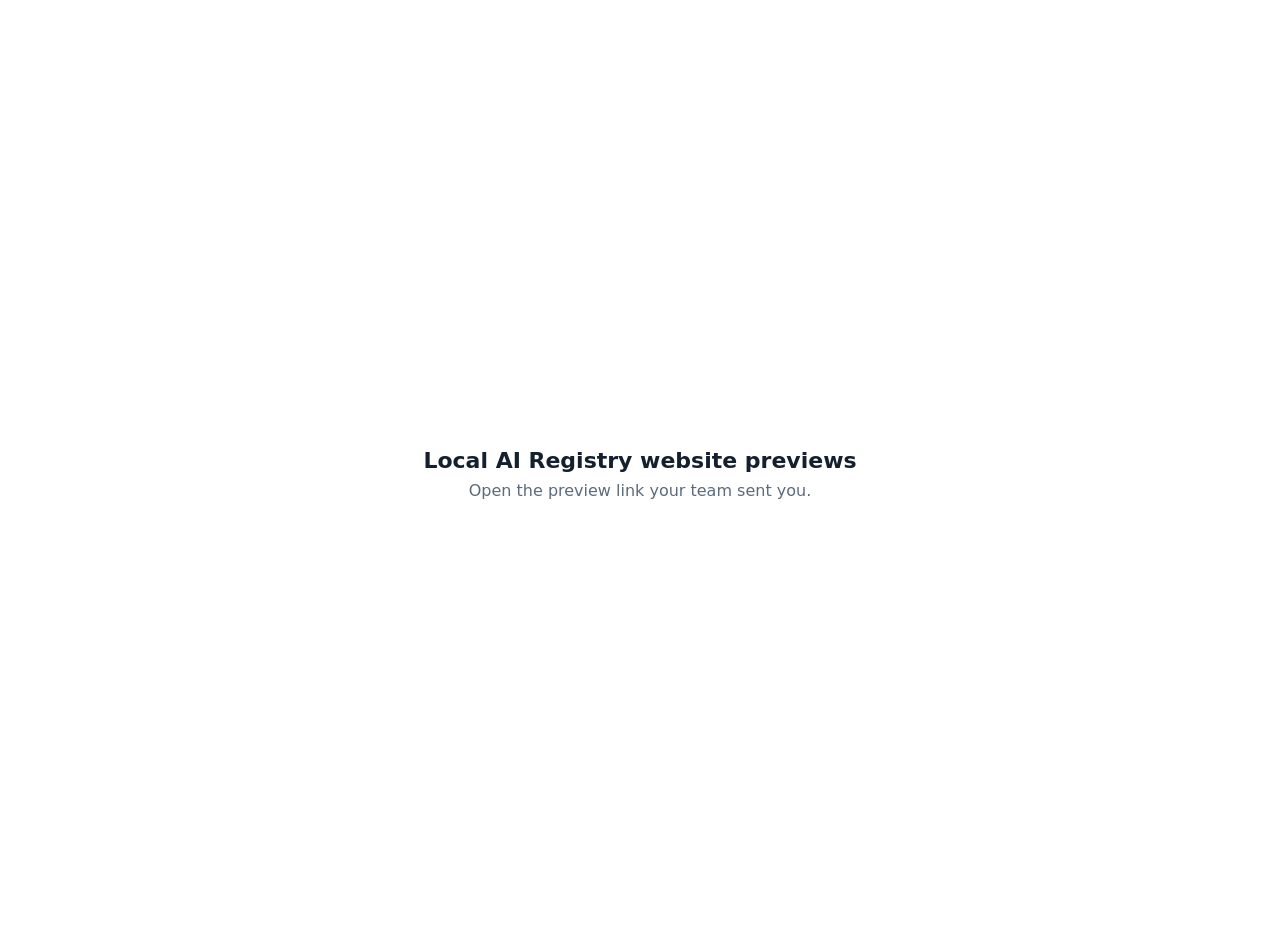
<file: index.html>
<!DOCTYPE html>
<html lang="en">
<head>
<meta charset="utf-8">
<meta name="viewport" content="width=device-width, initial-scale=1">
<meta name="robots" content="noindex, nofollow">
<meta name="color-scheme" content="light">
<title>Previews | Local AI Registry</title>
<style>
body{margin:0;min-height:100vh;display:grid;place-items:center;font-family:system-ui,-apple-system,sans-serif;background:#fff;color:#14202e;text-align:center;padding:24px}
h1{font-size:22px;font-weight:600;margin:0 0 8px;text-wrap:balance}
p{margin:0;color:#5b6b7c;text-wrap:pretty}
</style>
</head>
<body>
<main>
<h1>Local AI Registry website previews</h1>
<p>Open the preview link your team sent&nbsp;you.</p>
</main>
</body>
</html>
</file>
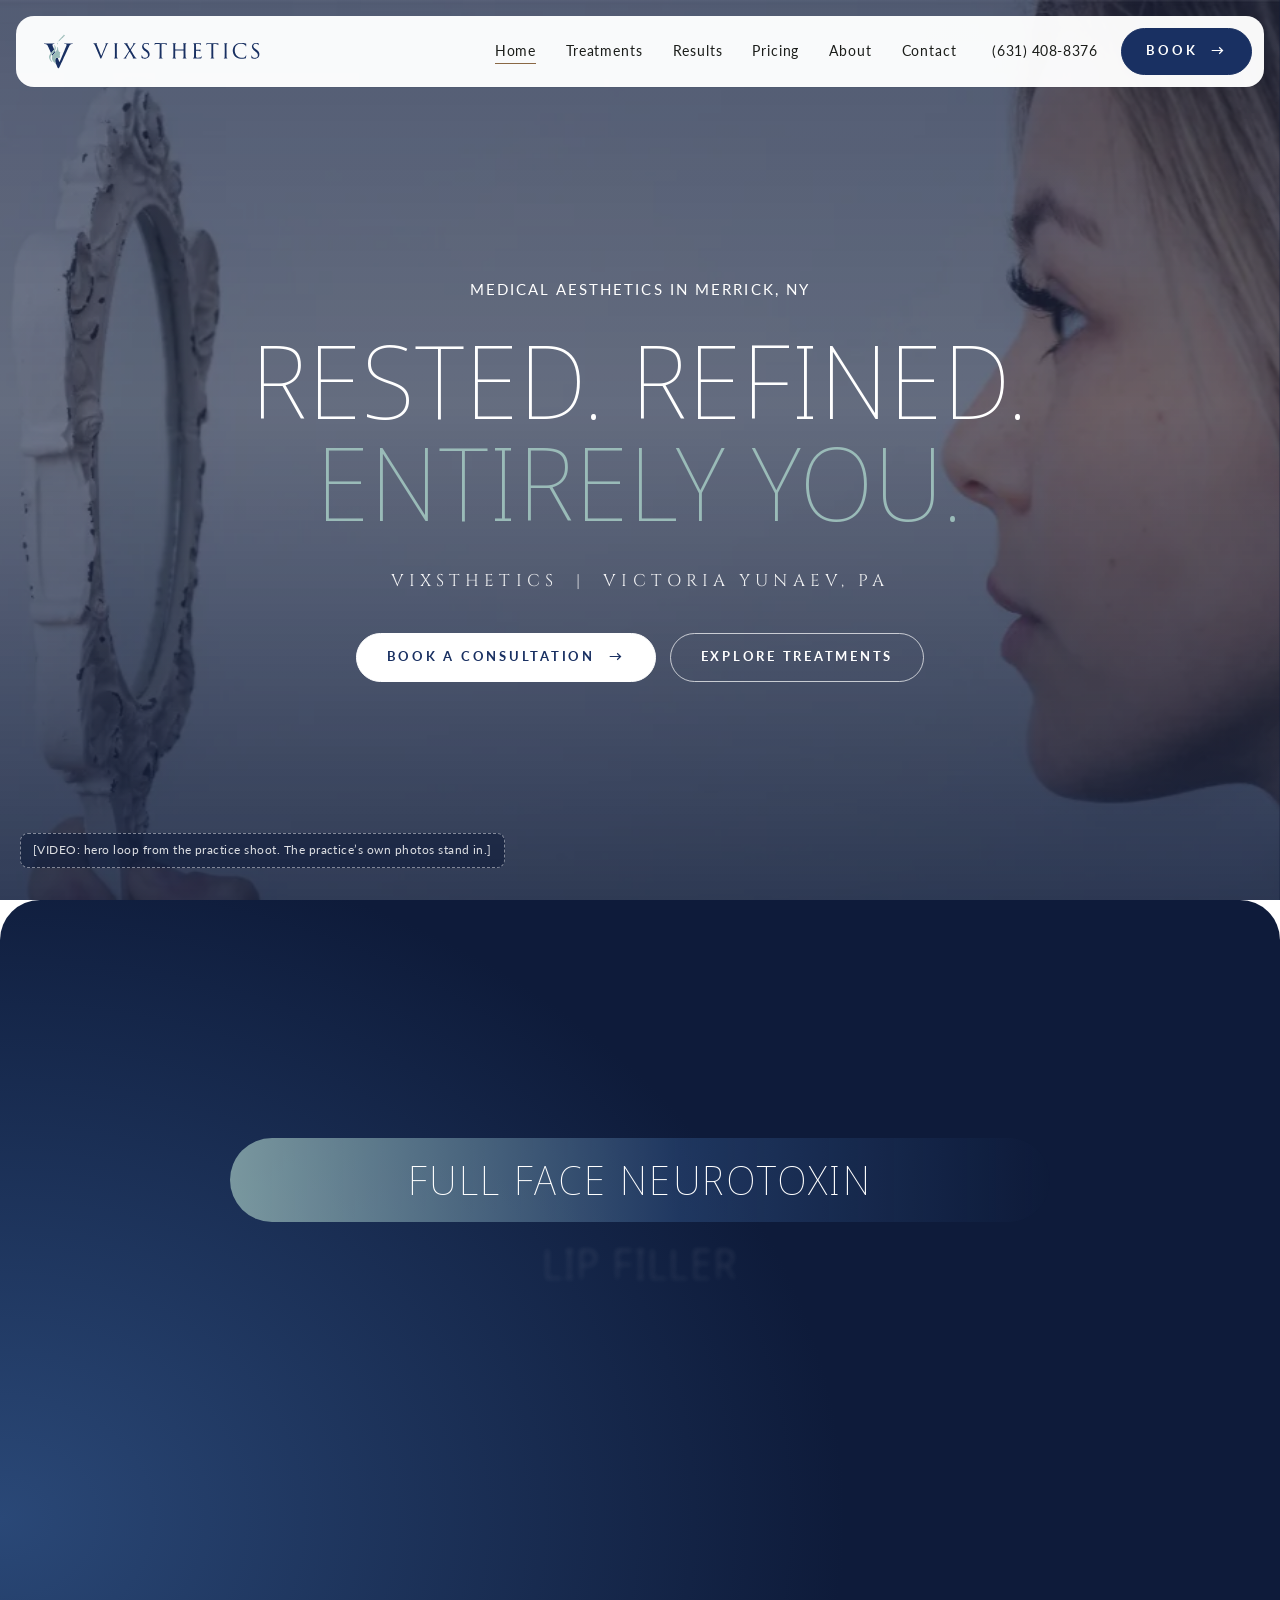
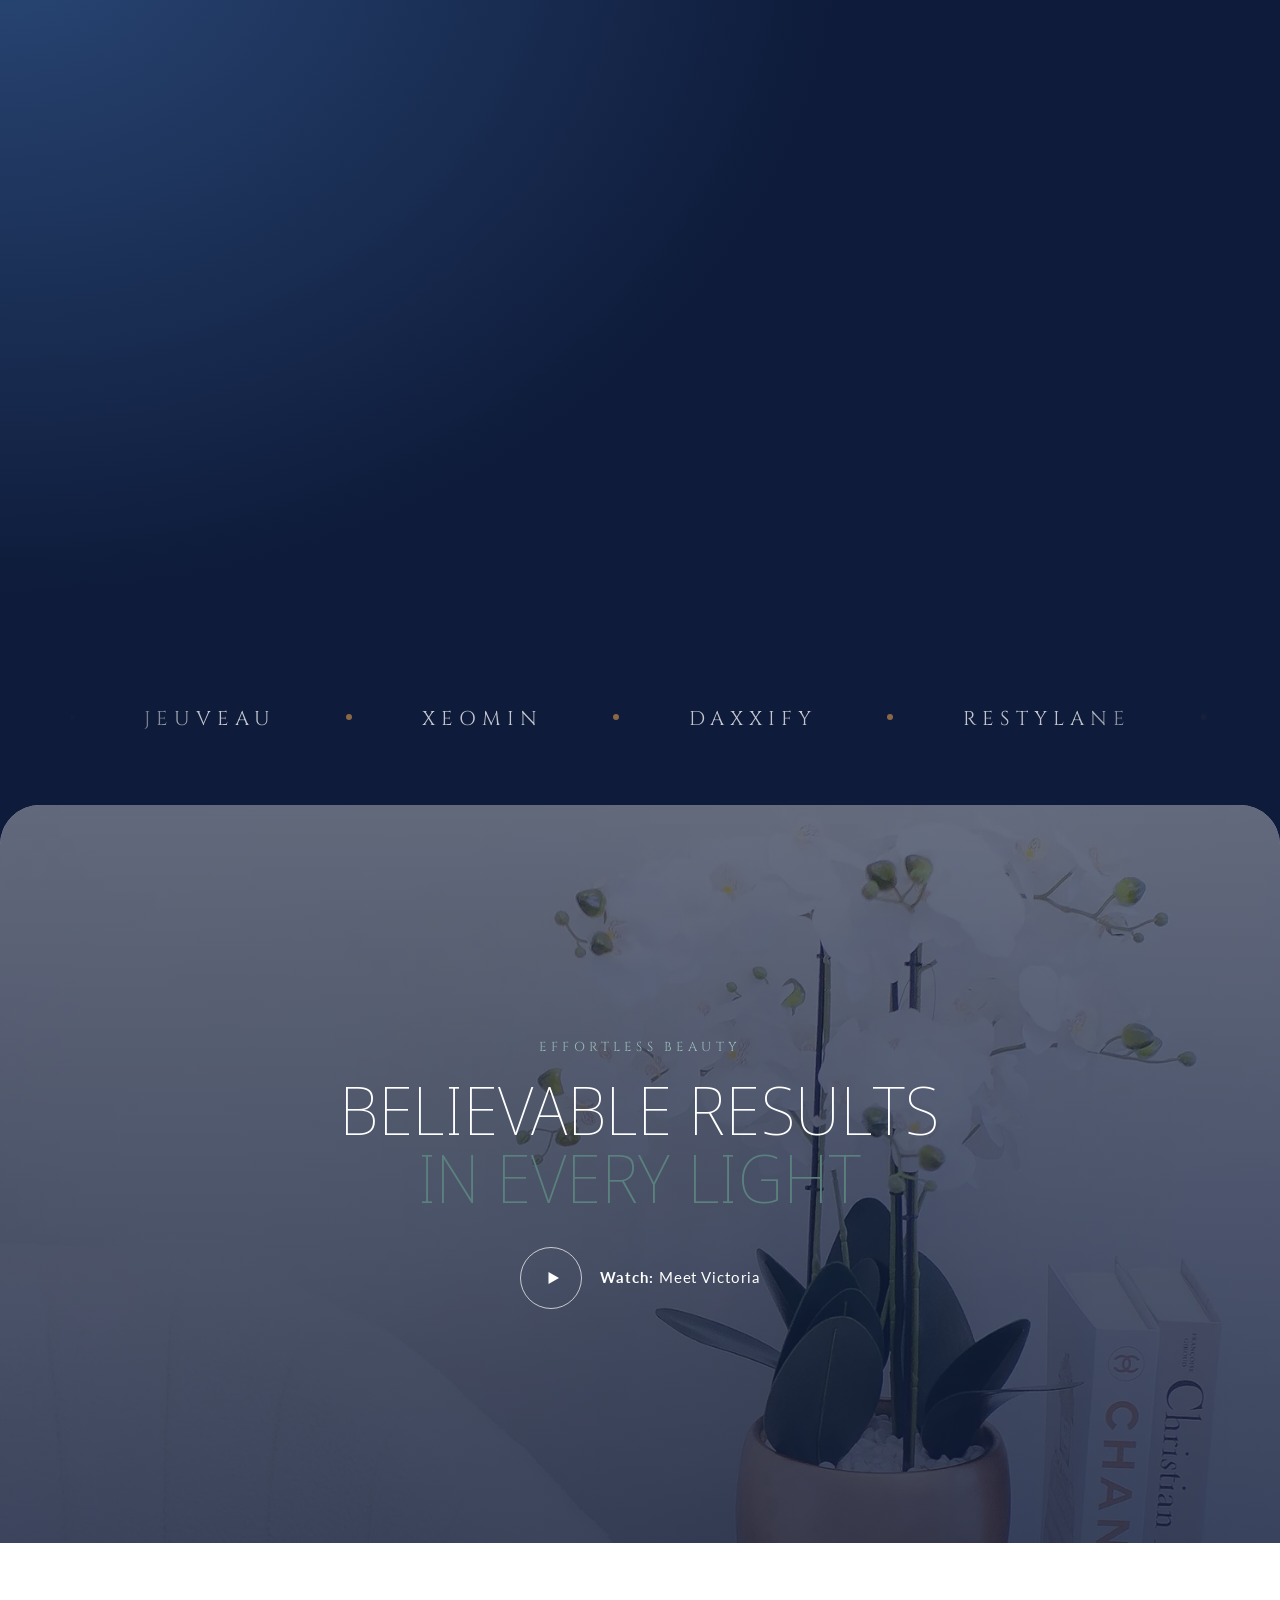
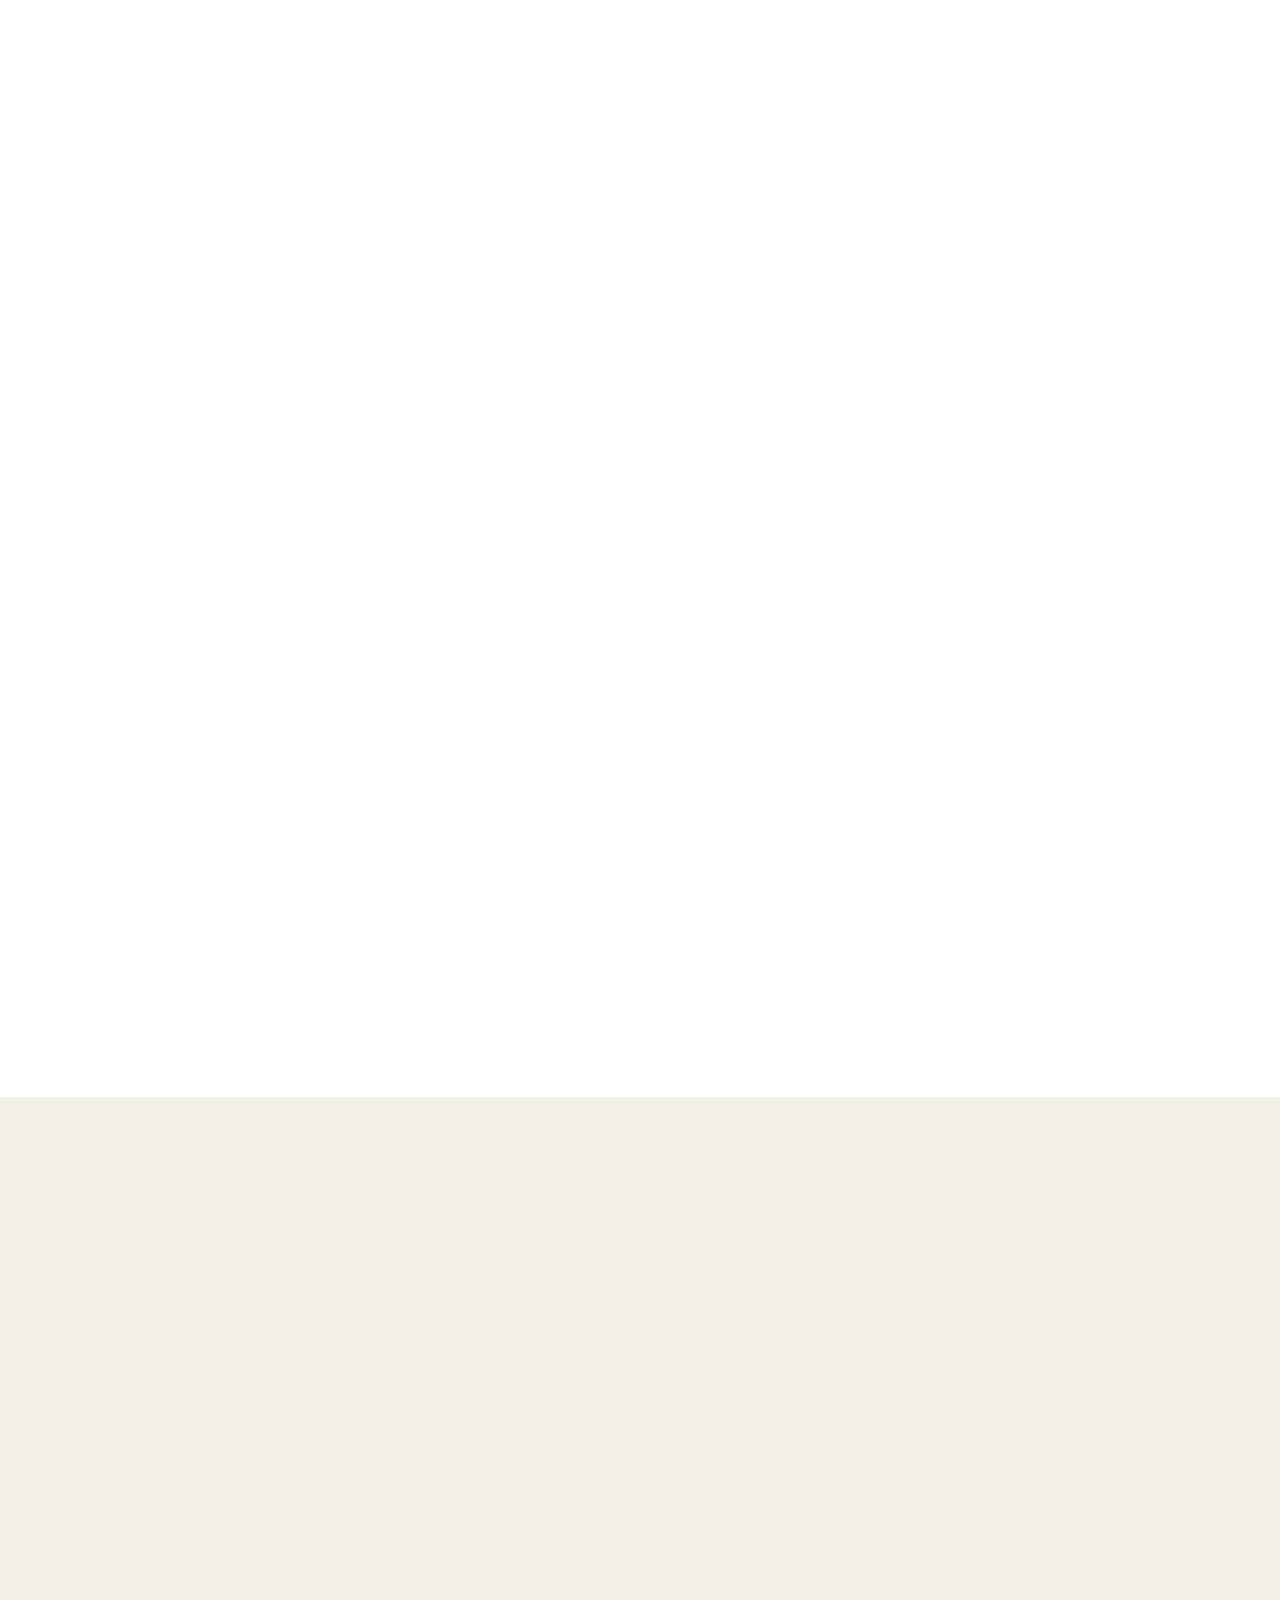
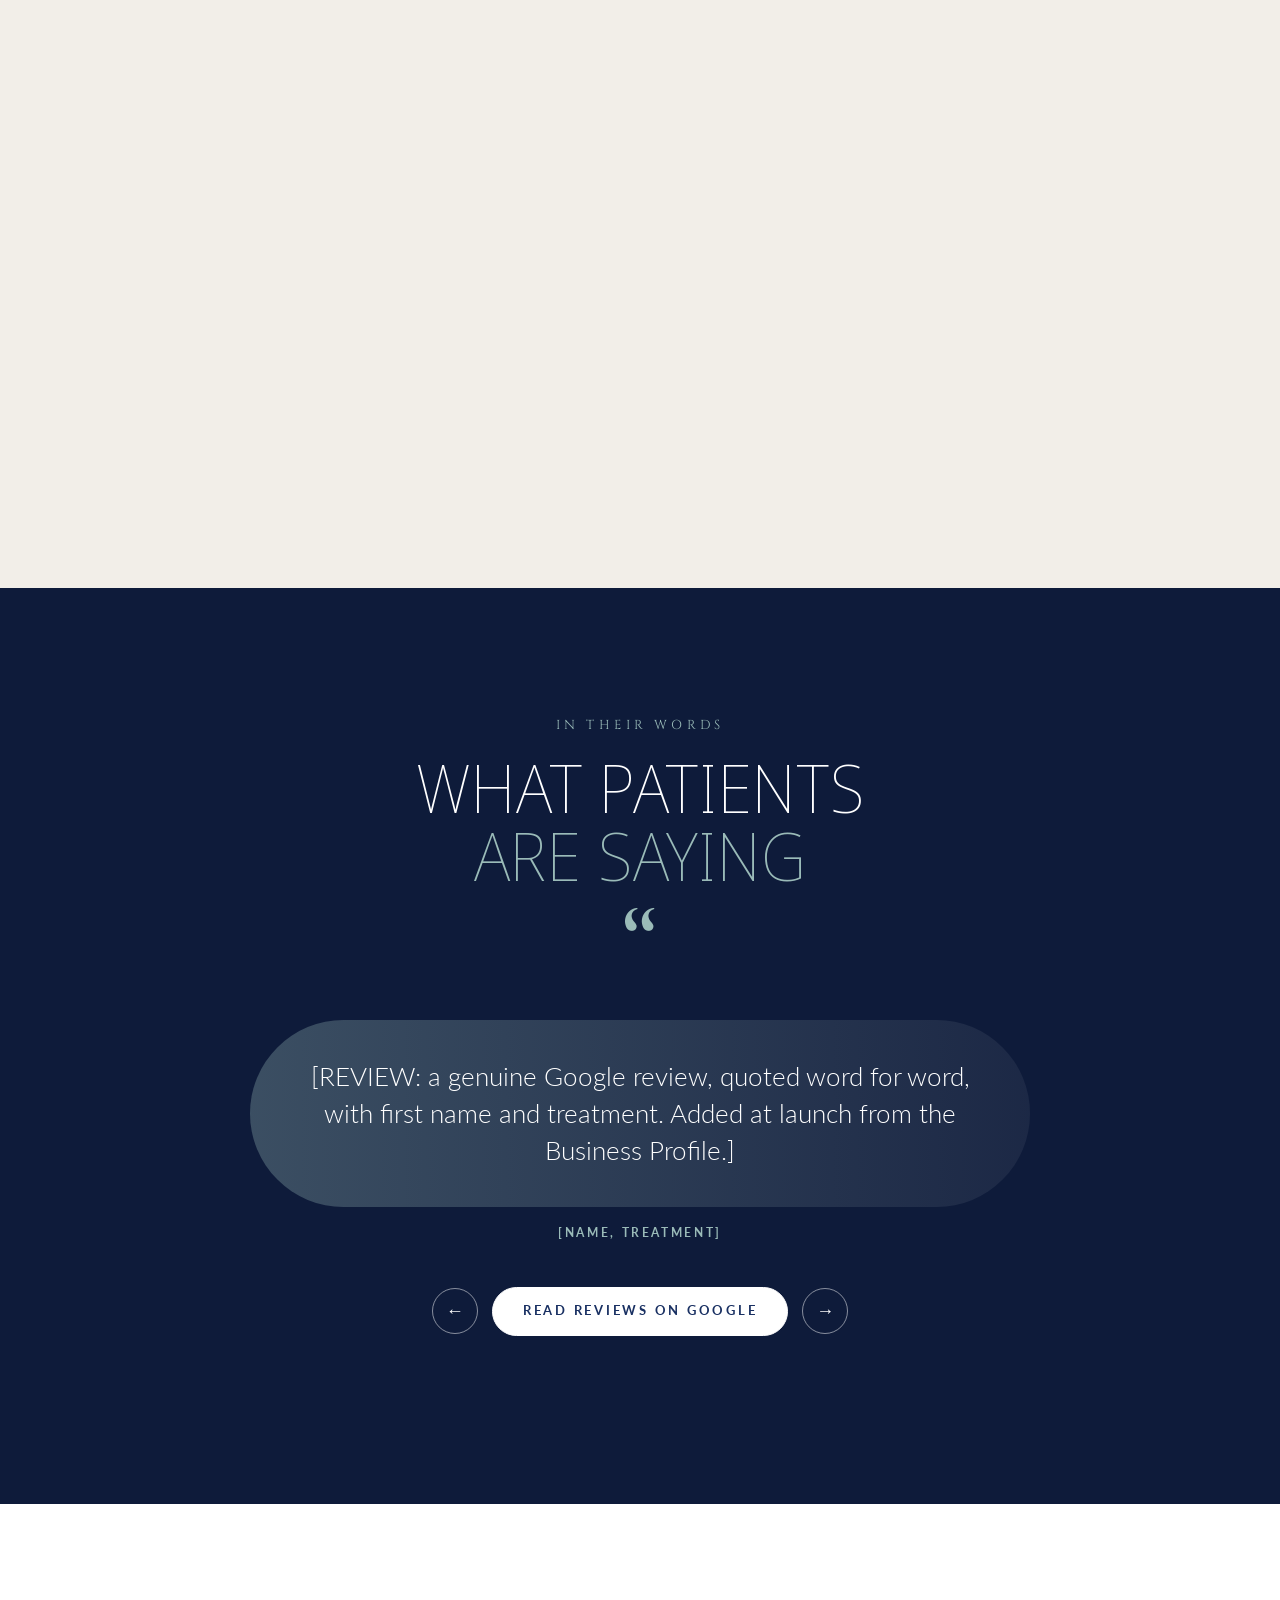
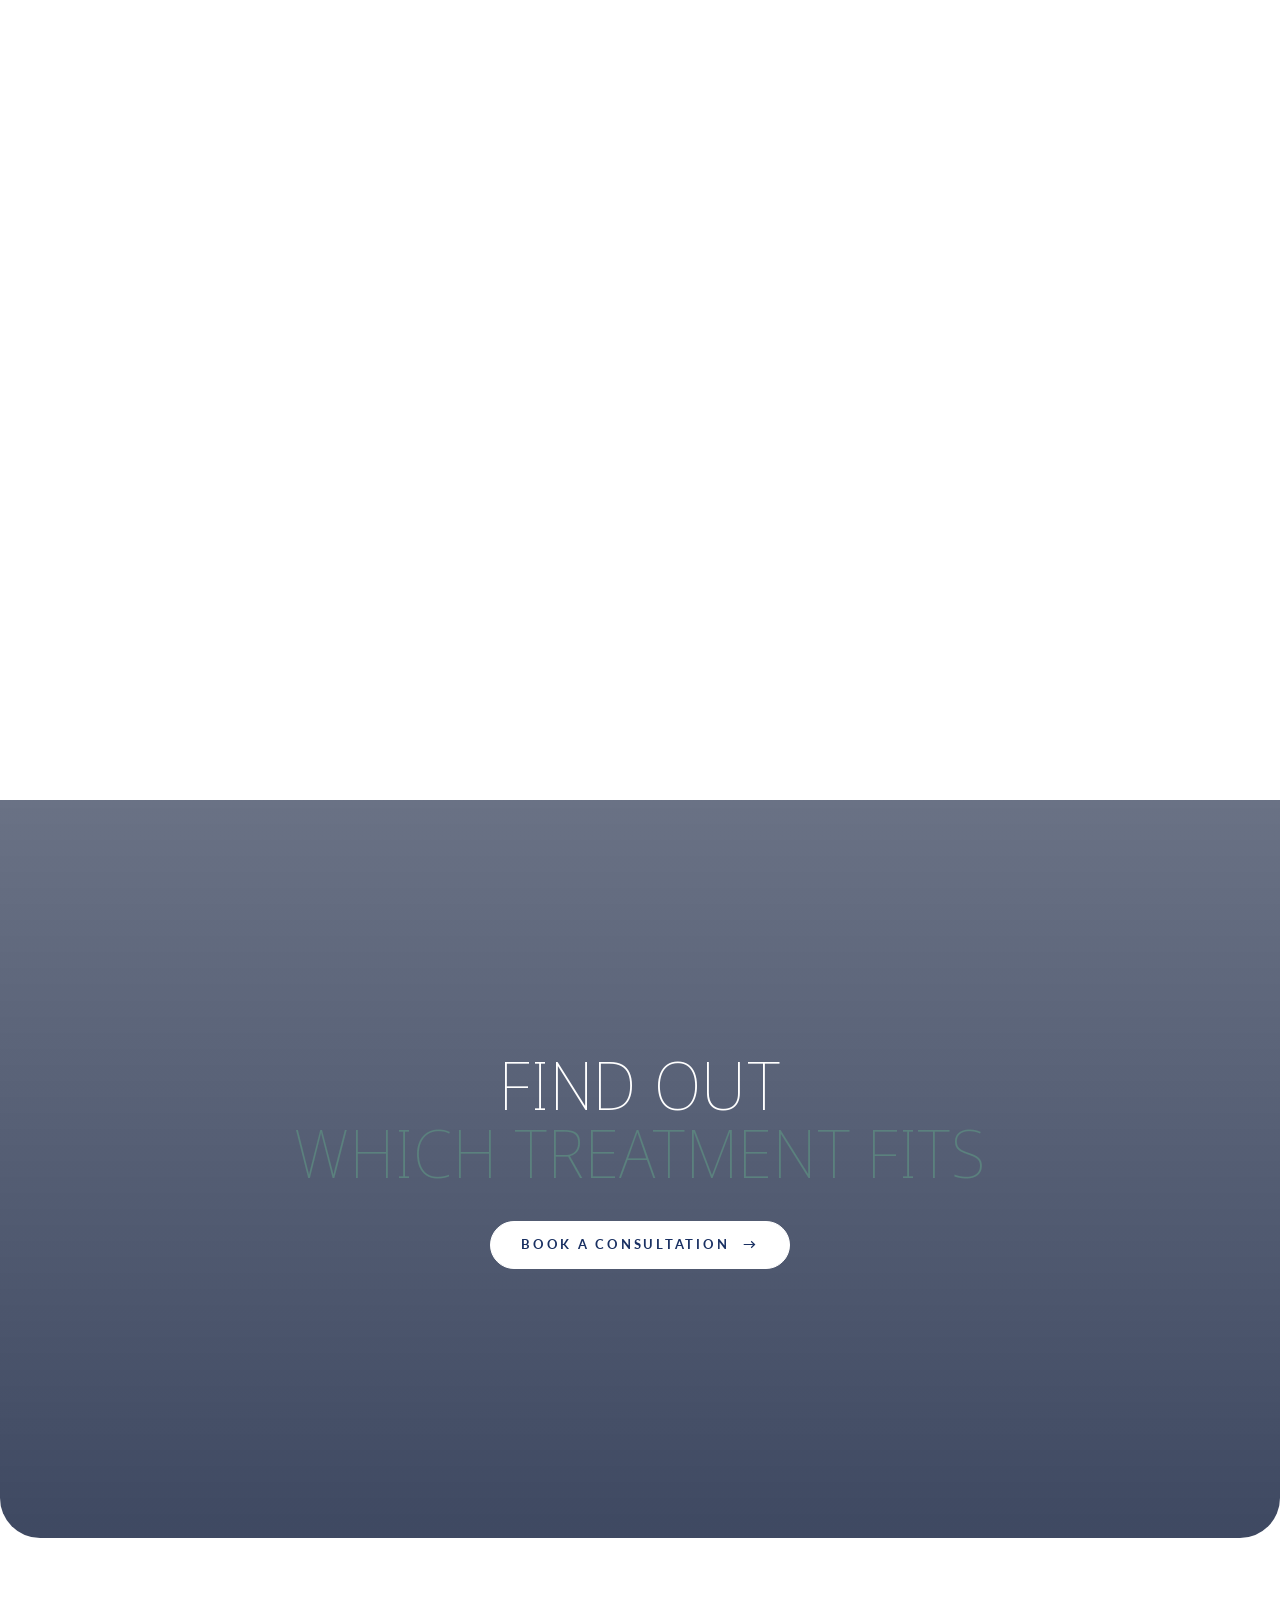
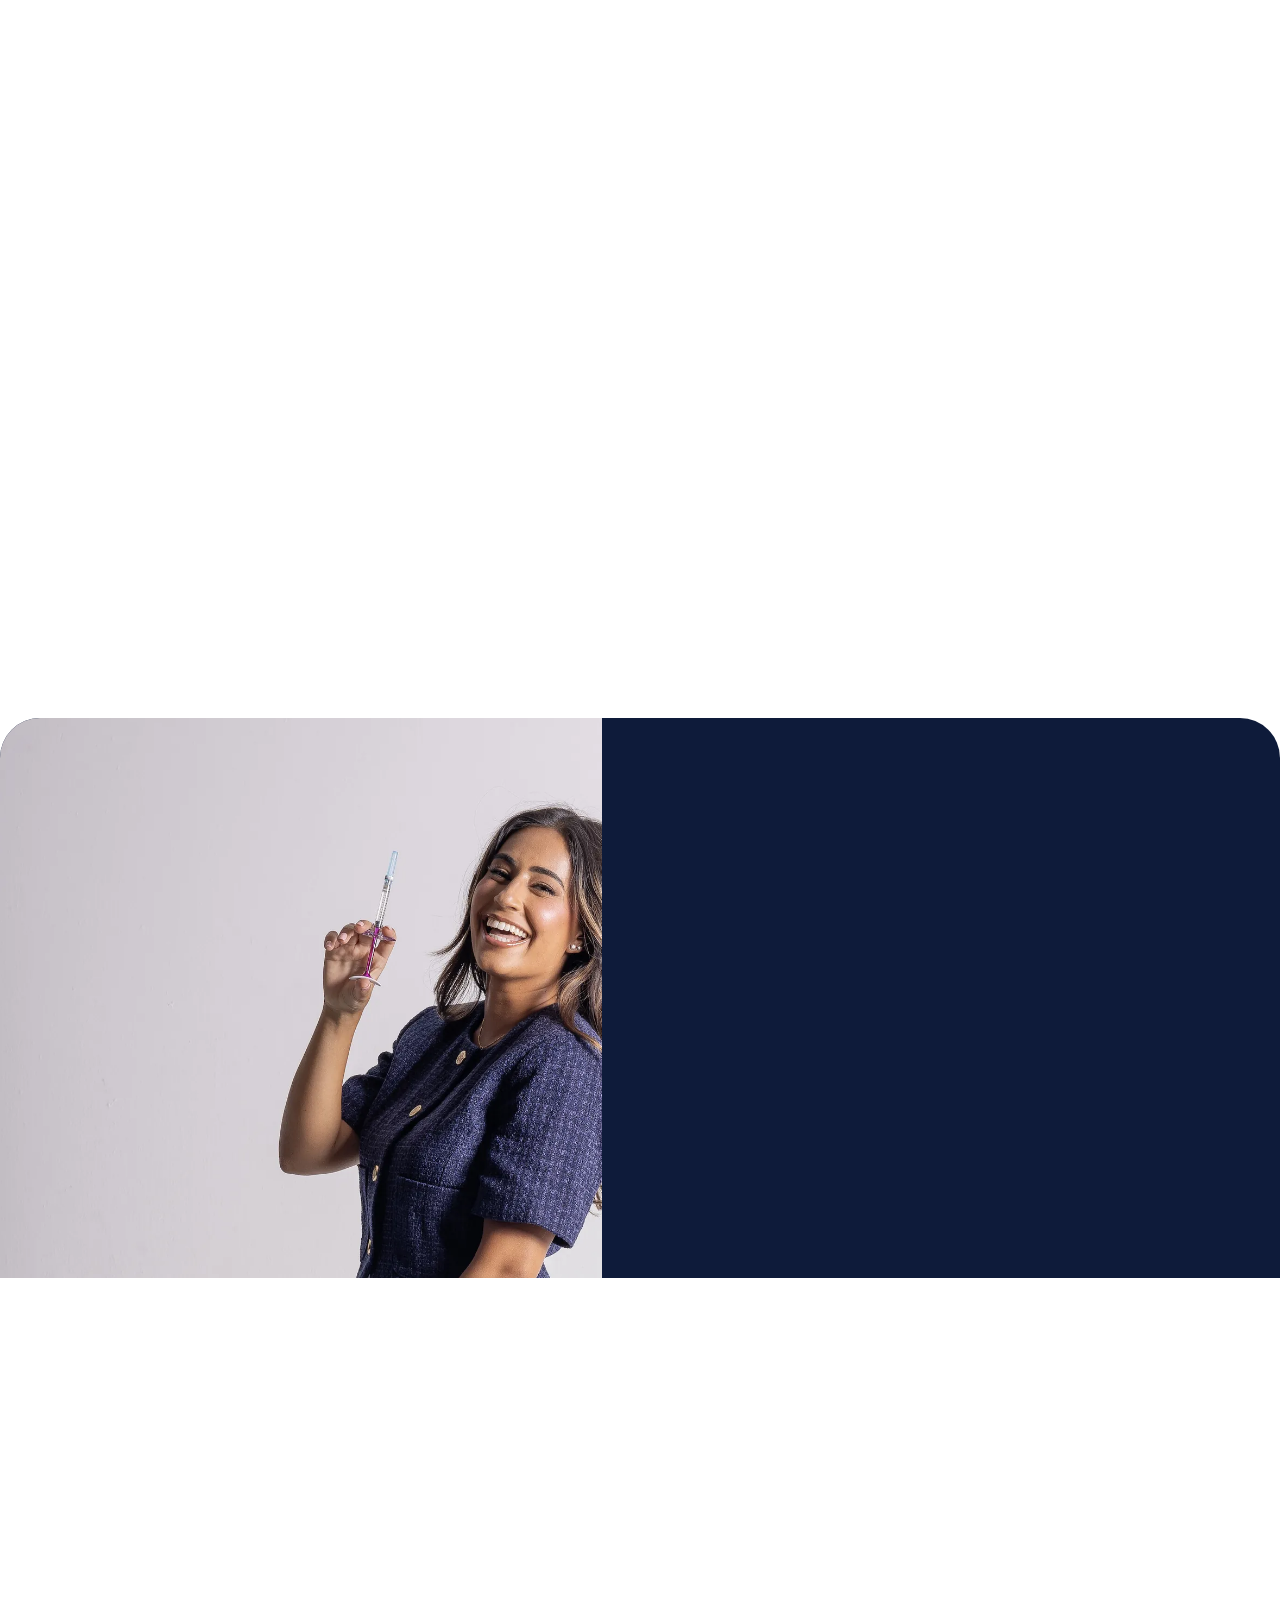
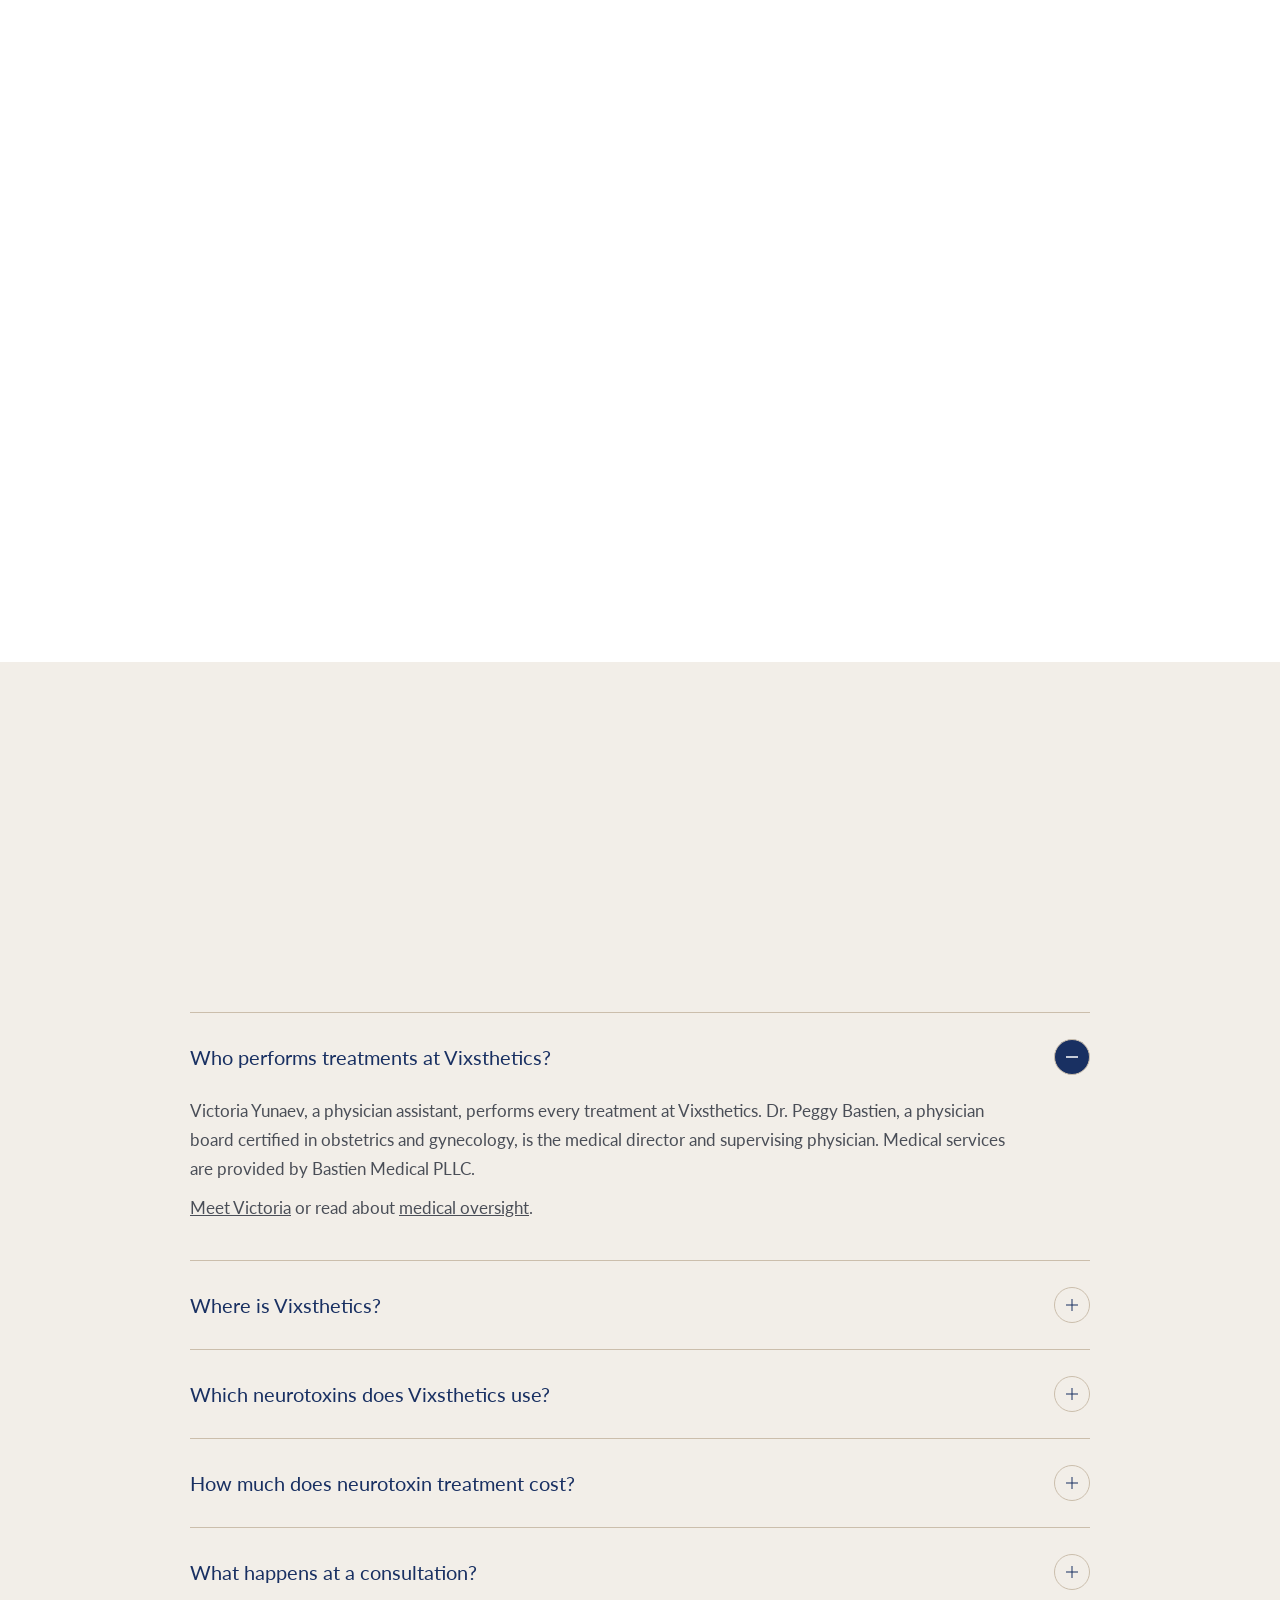
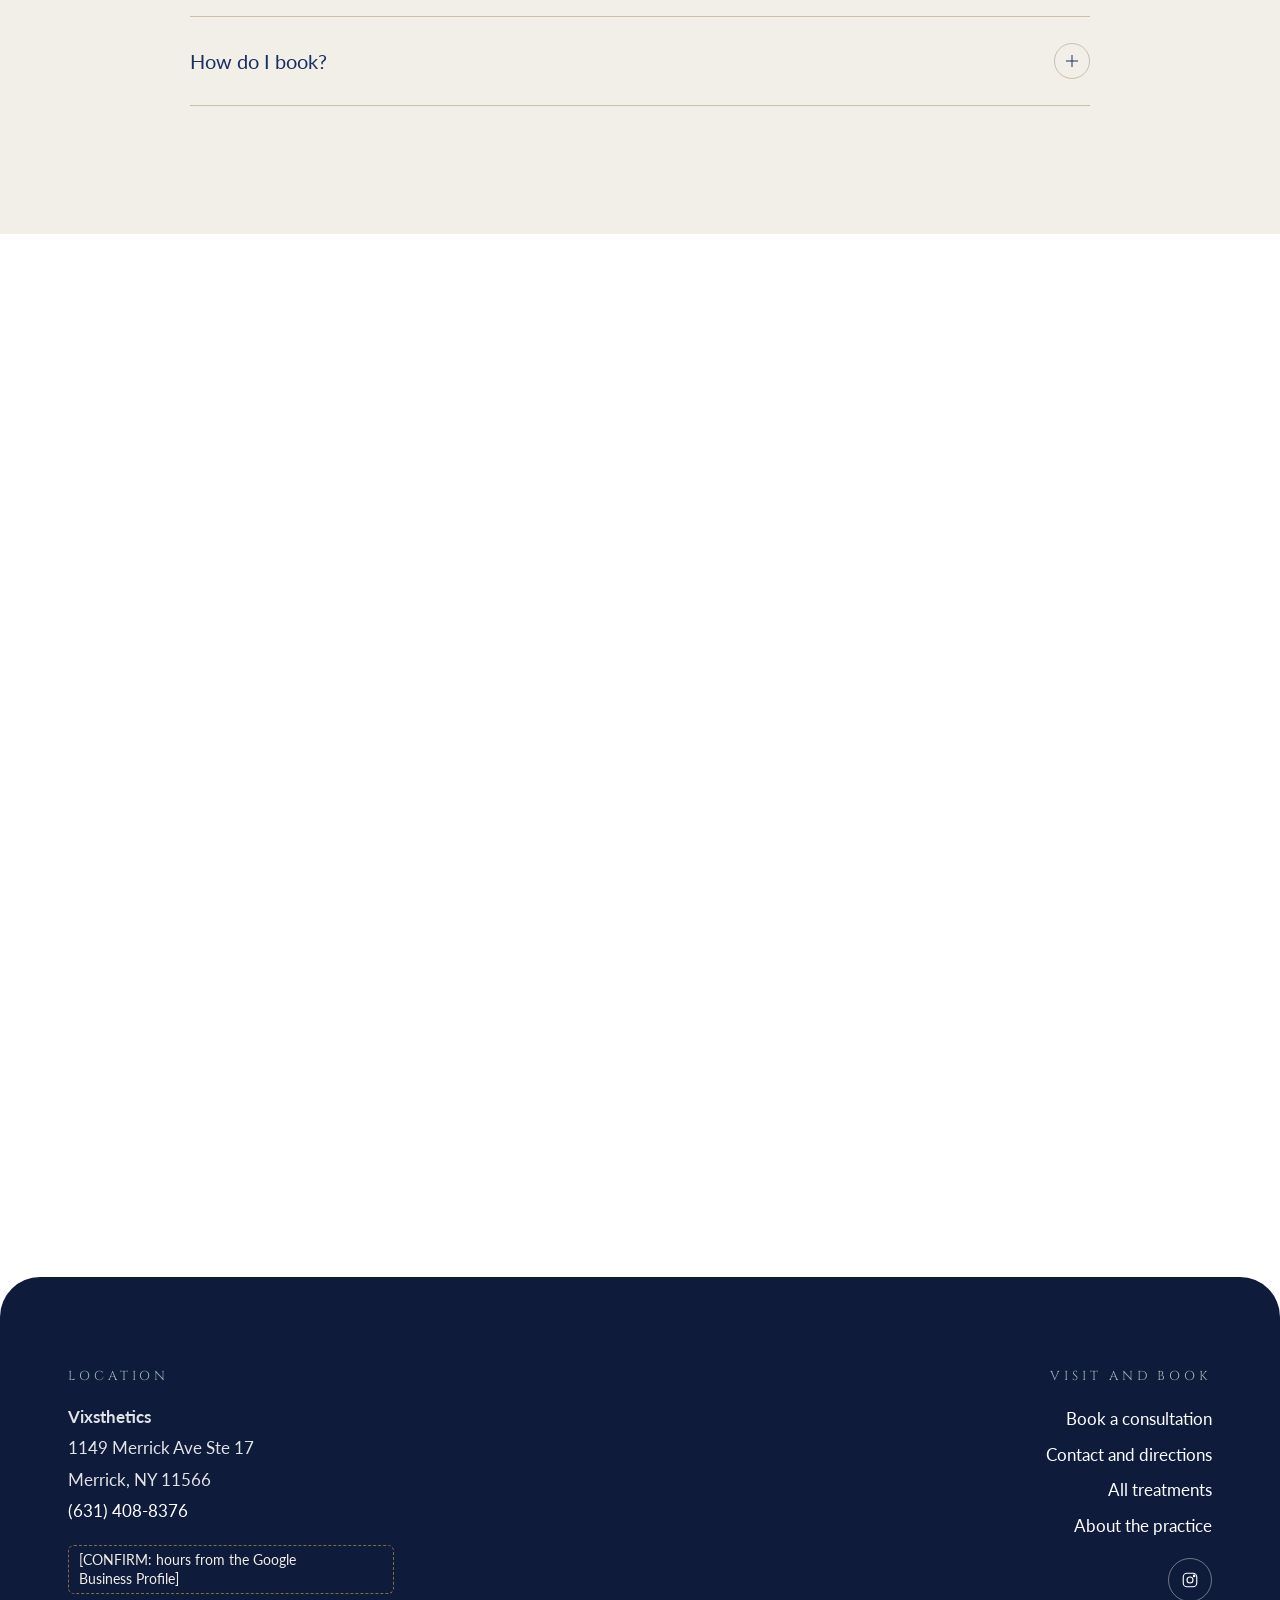
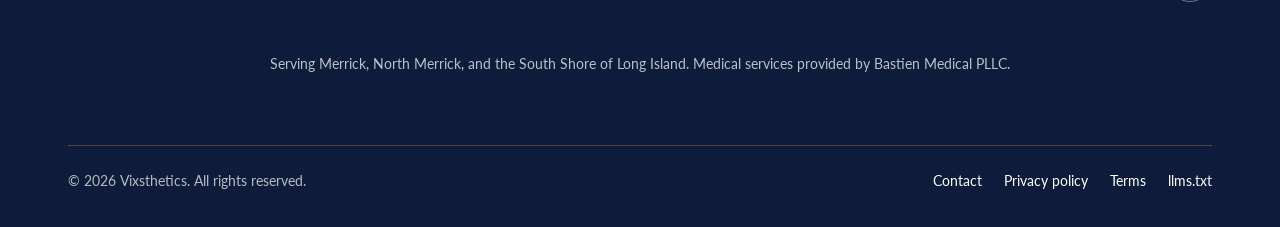
<file: vixsethetics/index.html>
<!doctype html>
<html lang="en">
<head>
<meta charset="utf-8">
<meta name="robots" content="noindex, nofollow">
<meta http-equiv="refresh" content="0; url=../vixsthetics/">
<link rel="canonical" href="../vixsthetics/">
<title>Vixsthetics preview</title>
</head>
<body><p>This preview has moved to <a href="../vixsthetics/">/vixsthetics/</a>.</p></body>
</html>
</file>
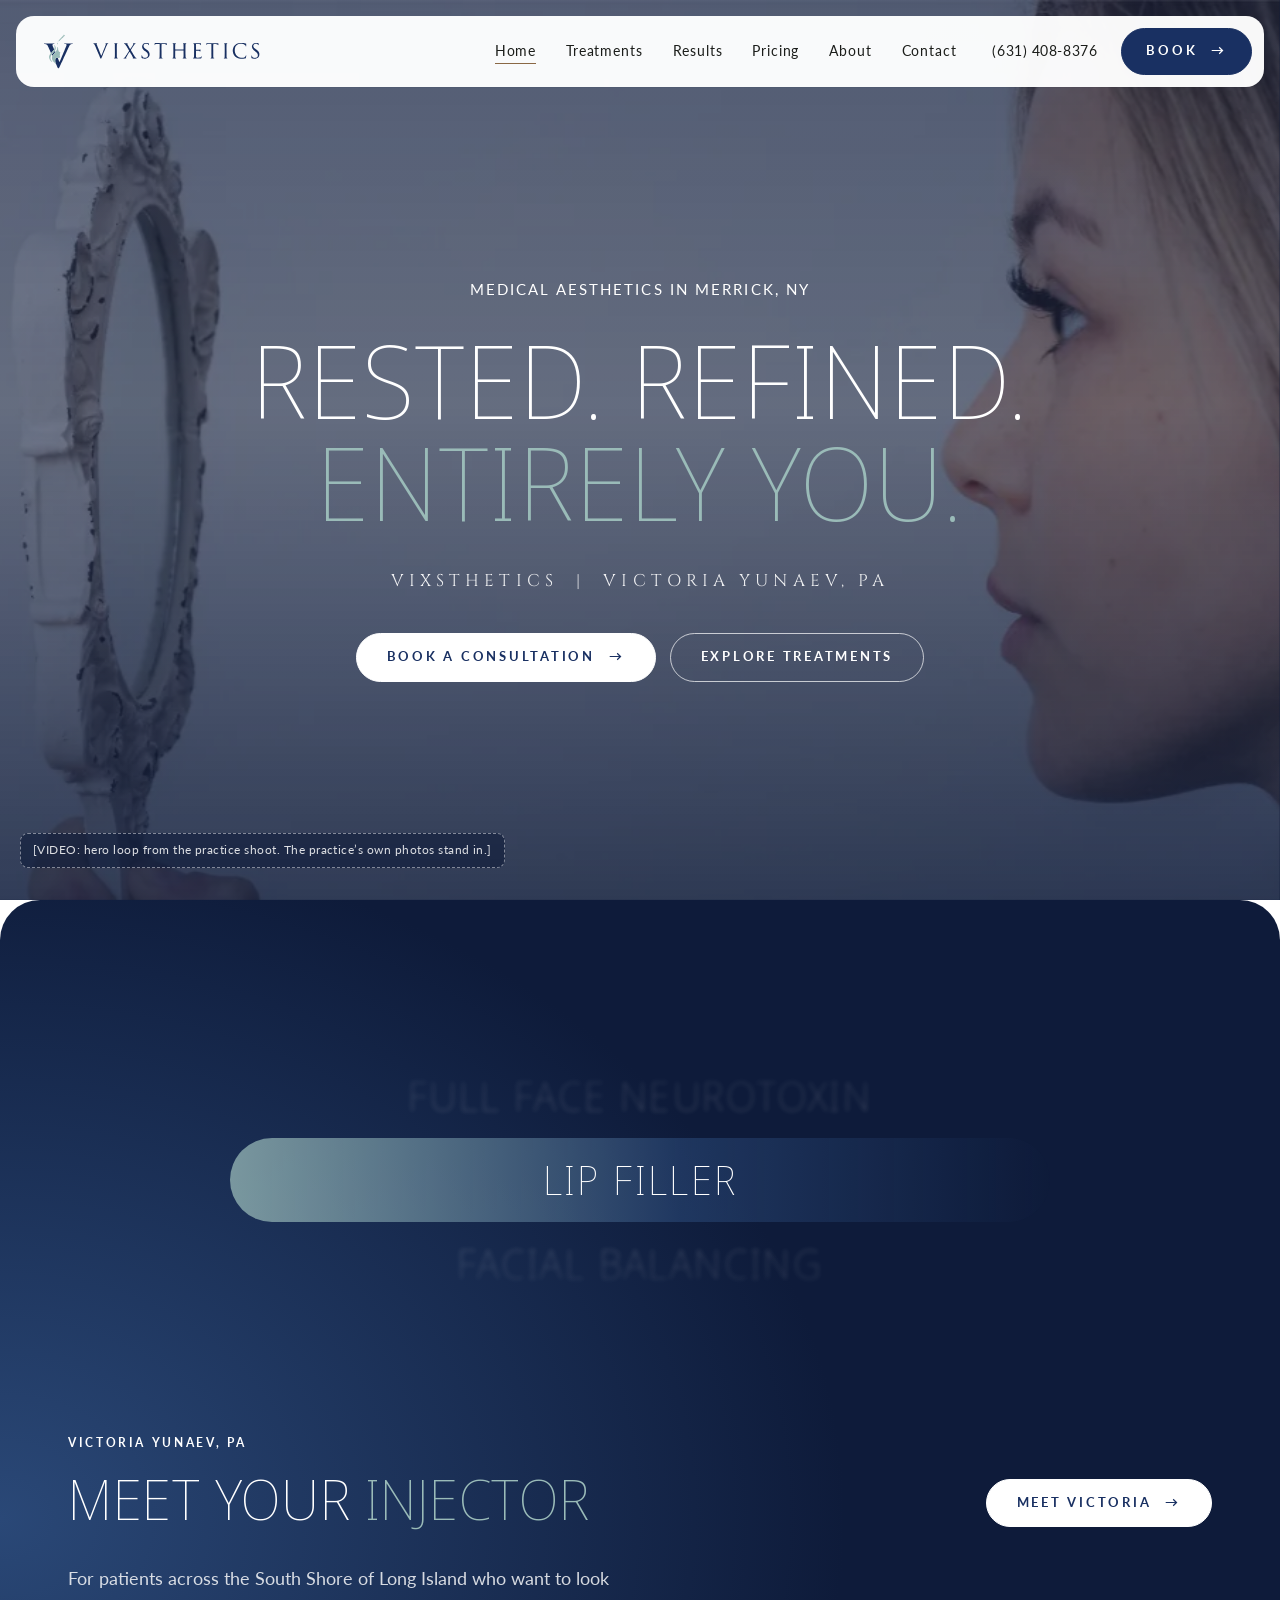
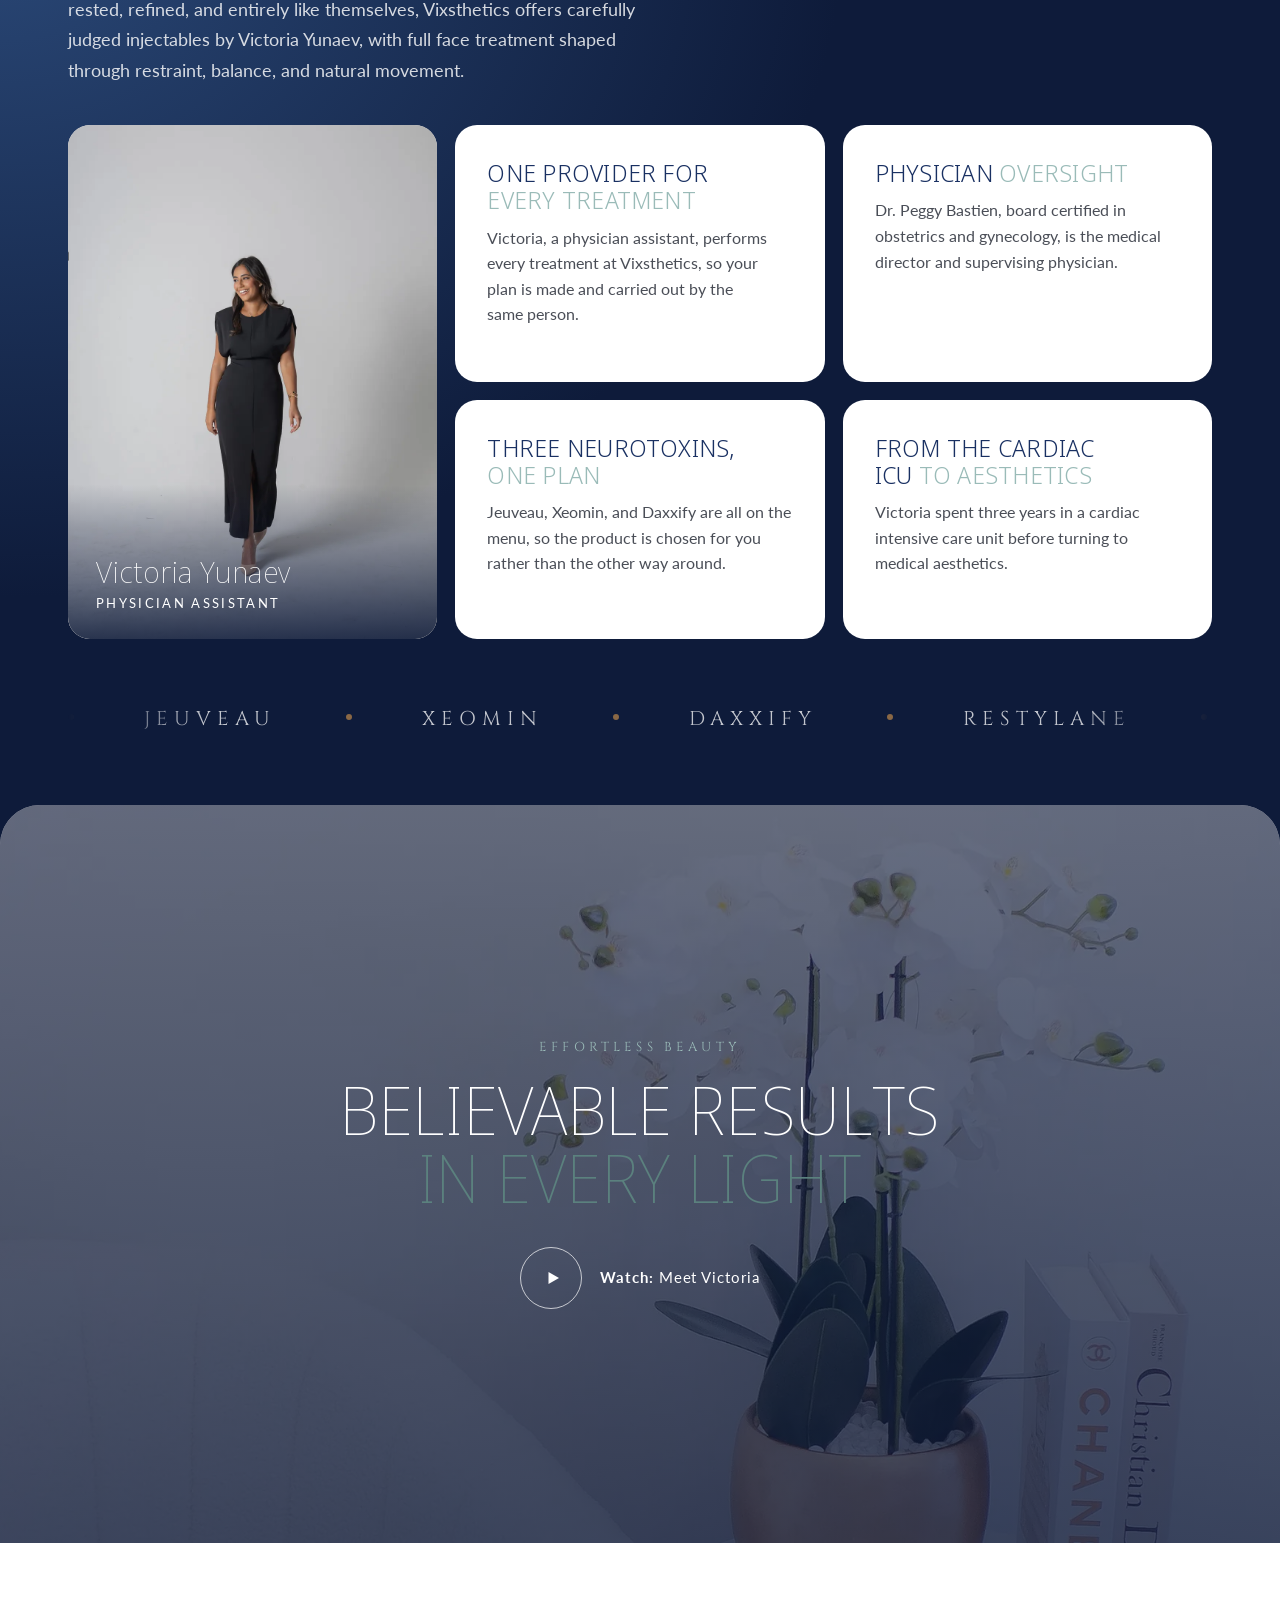
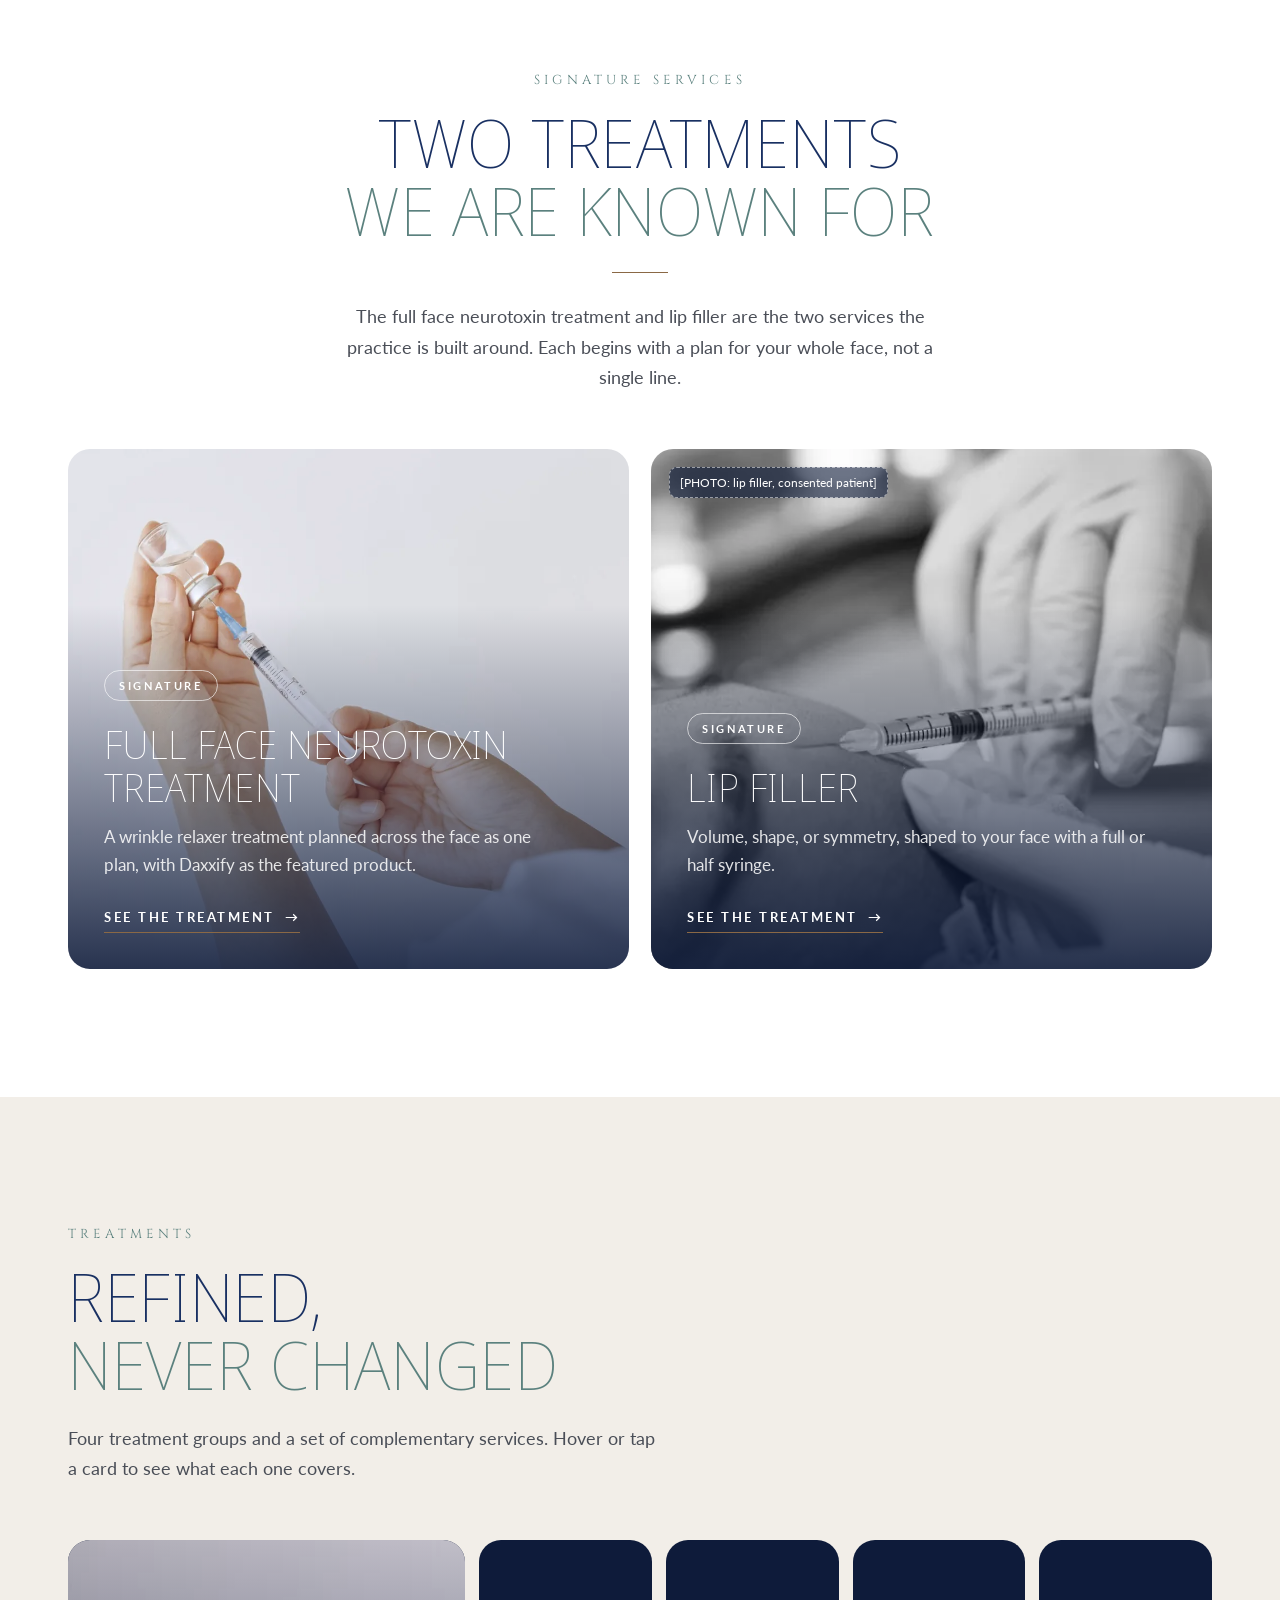
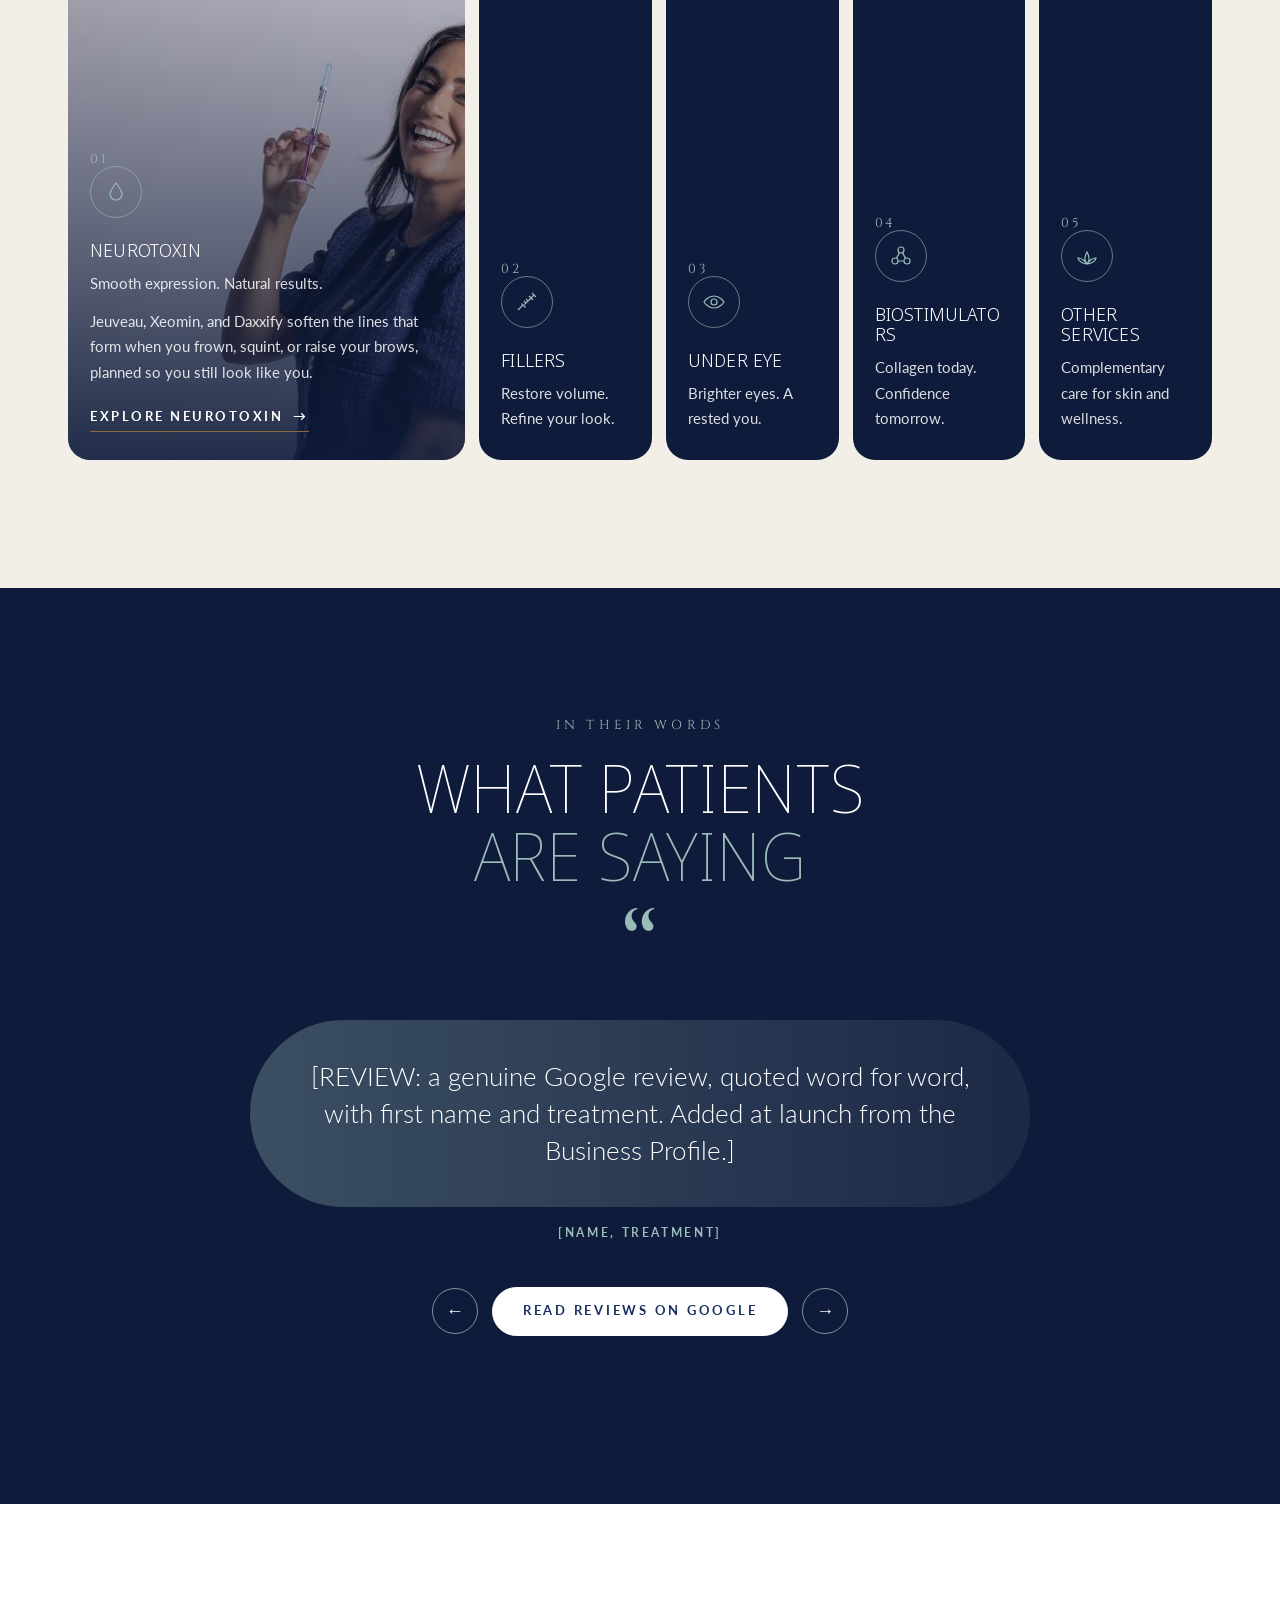
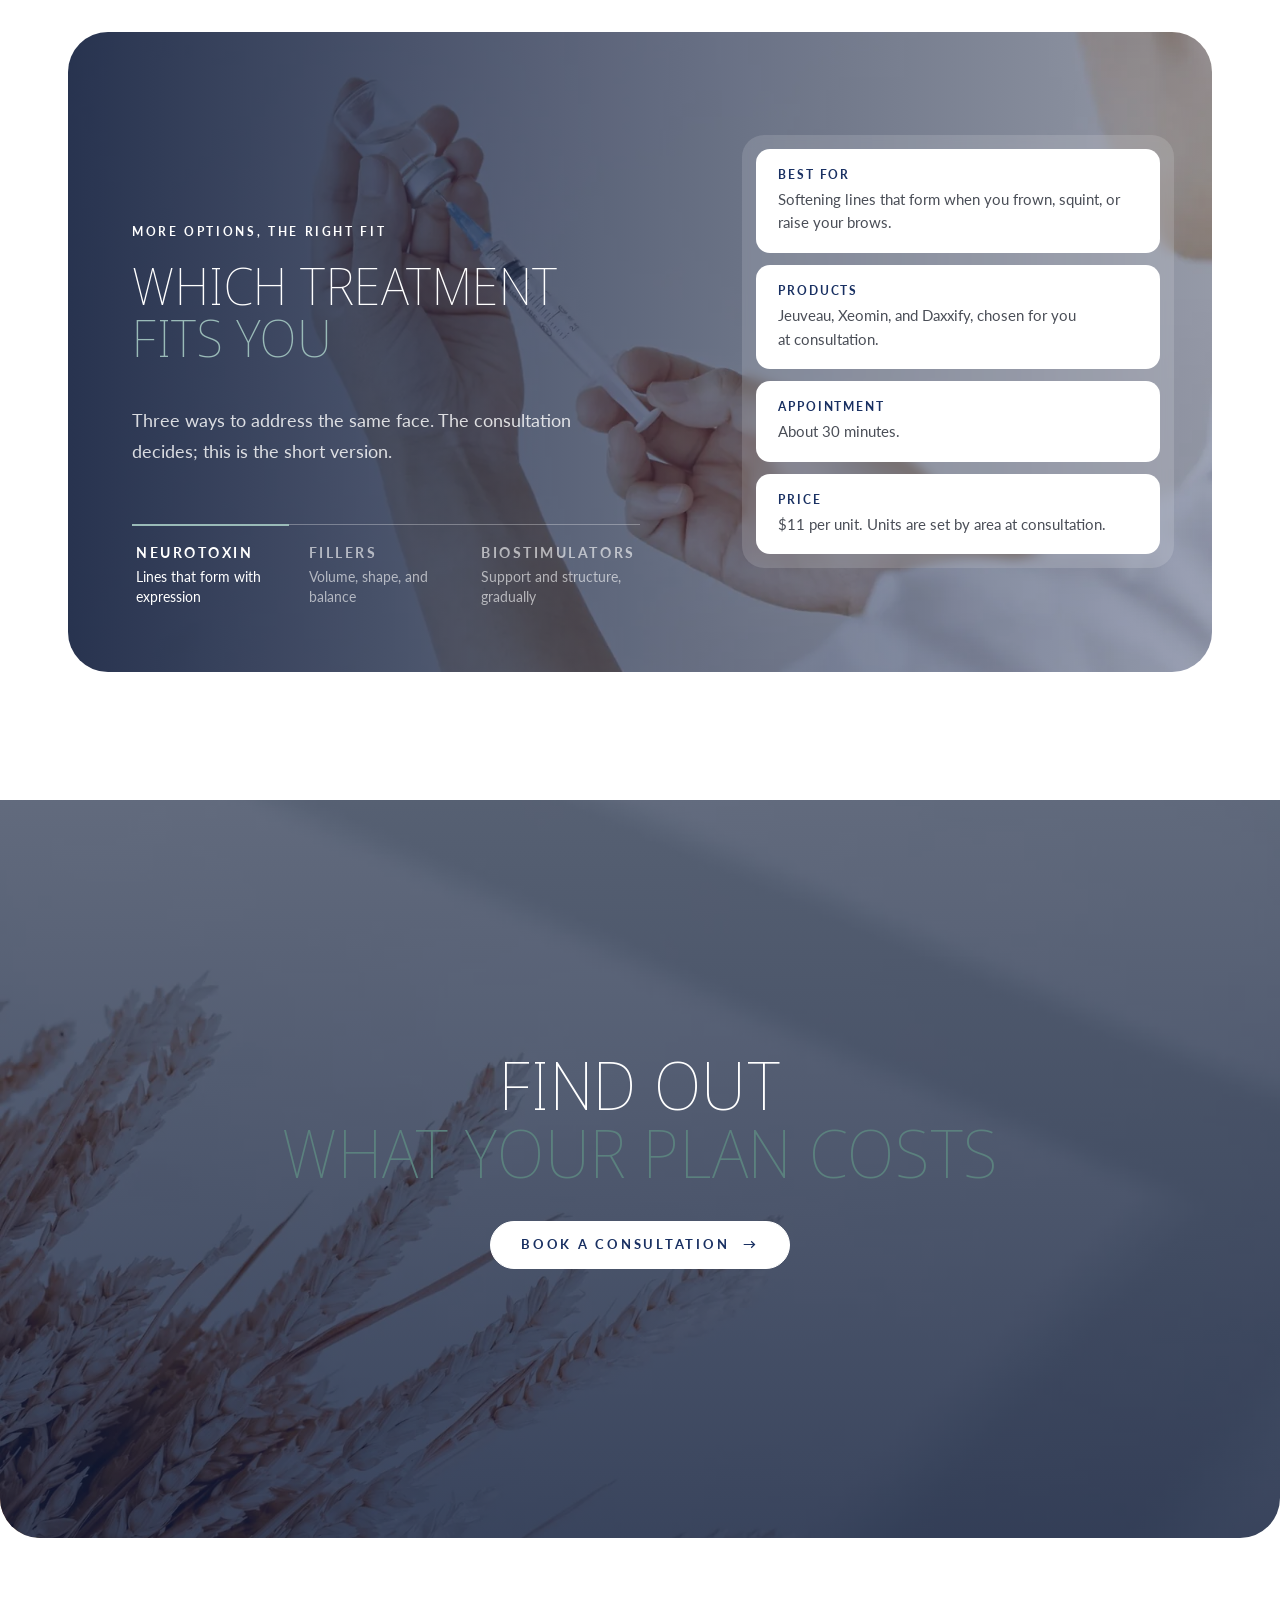
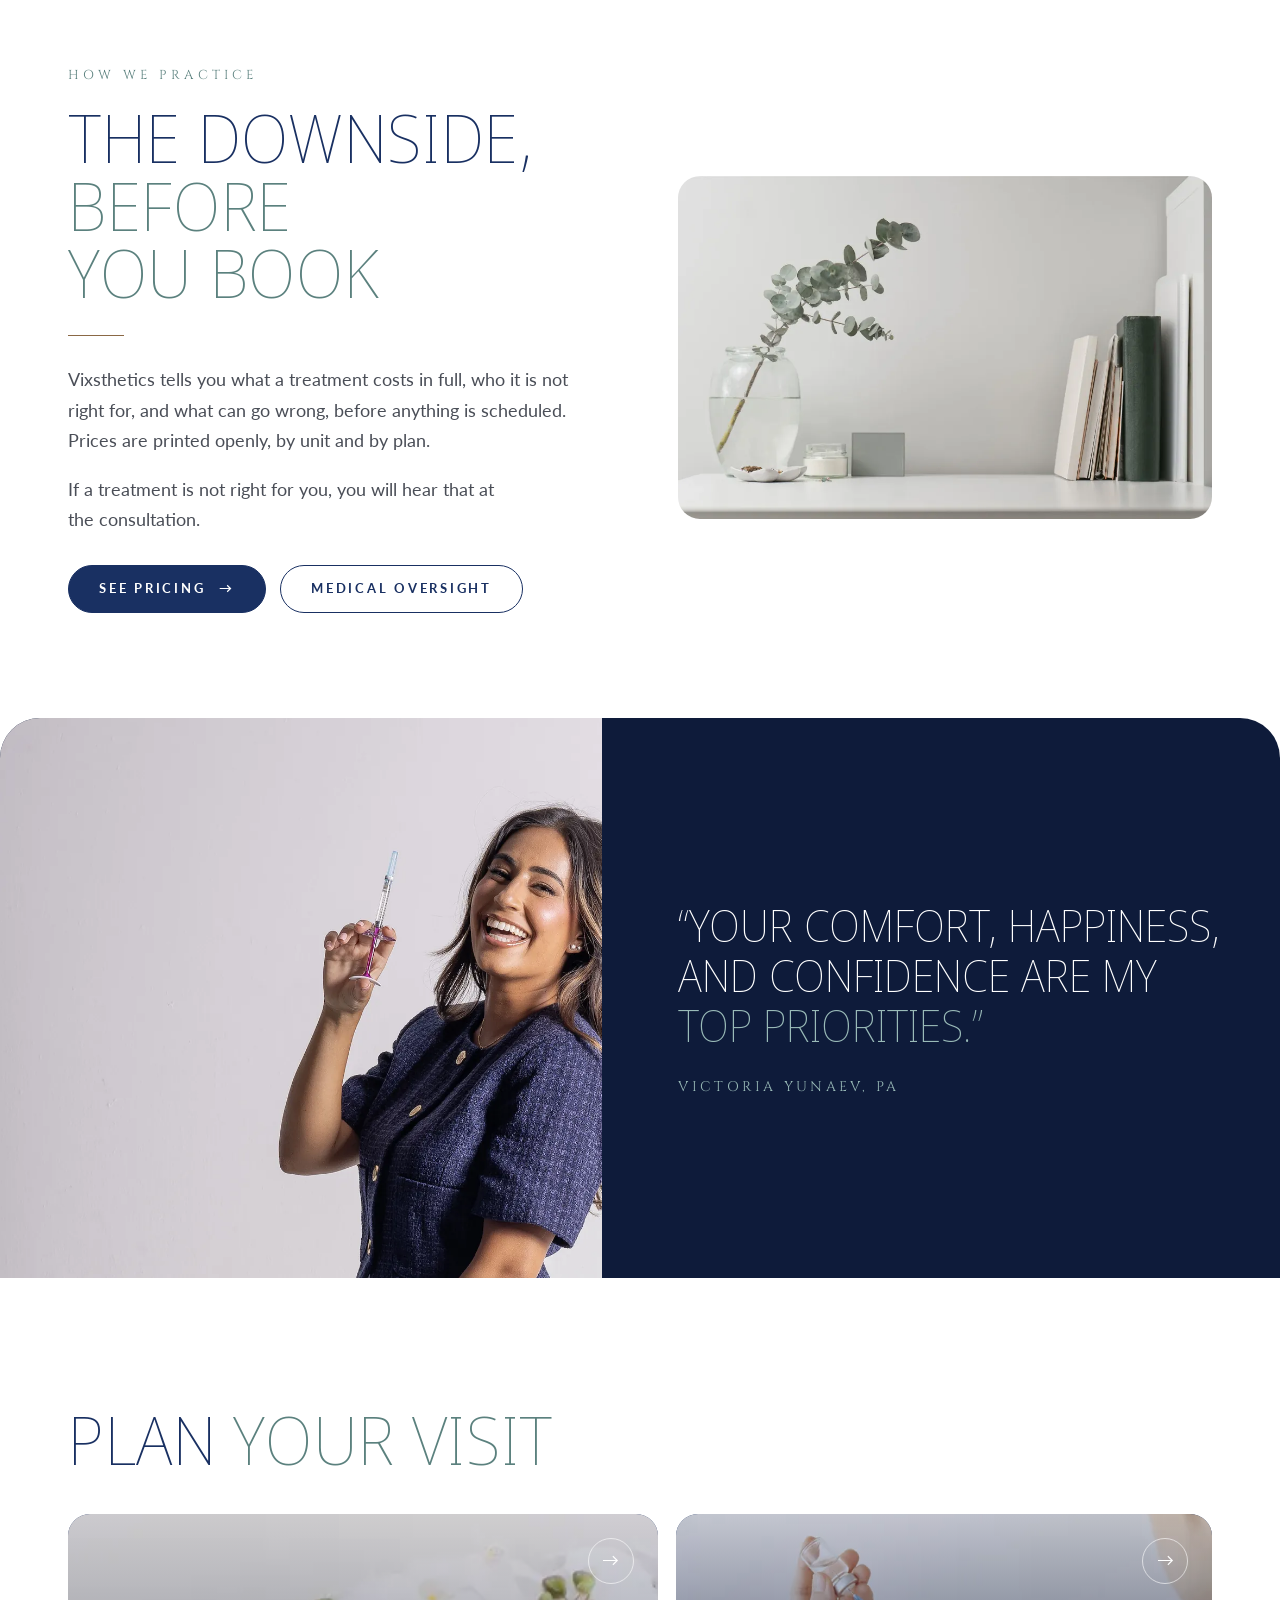
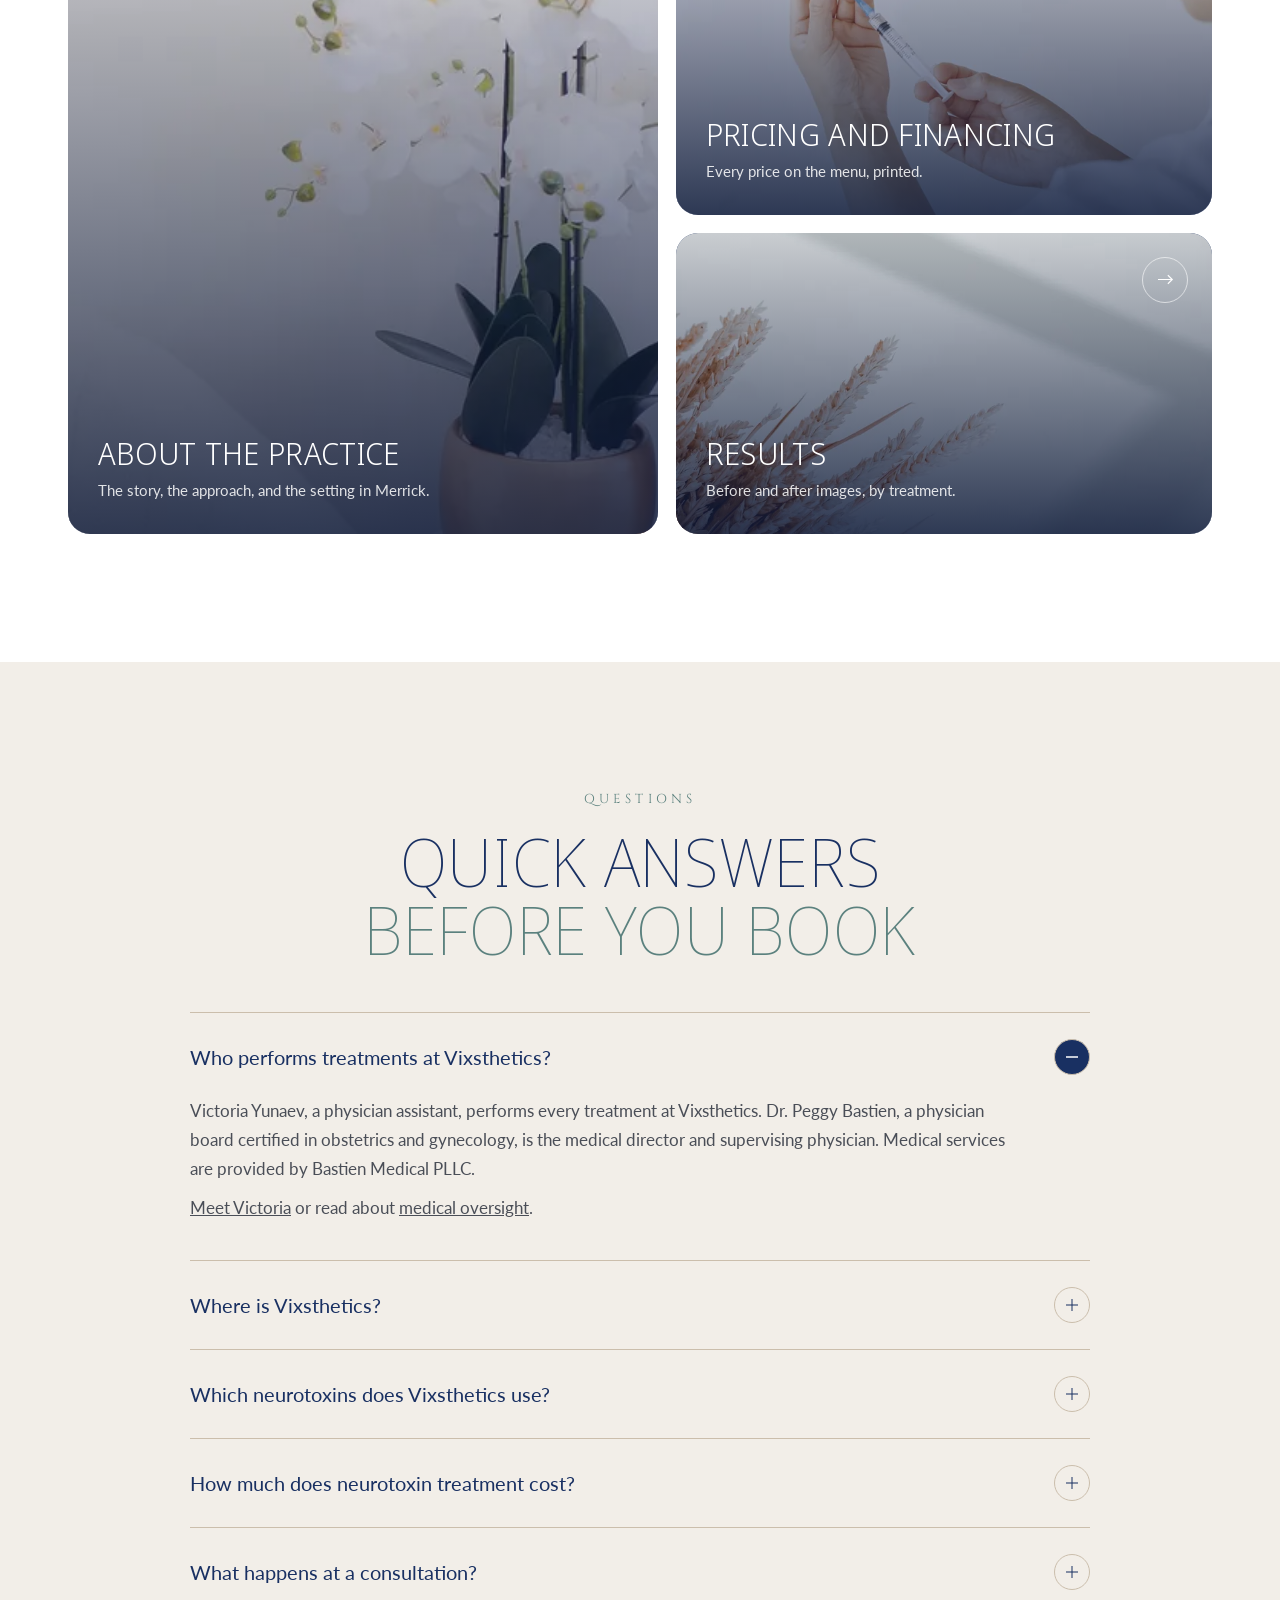
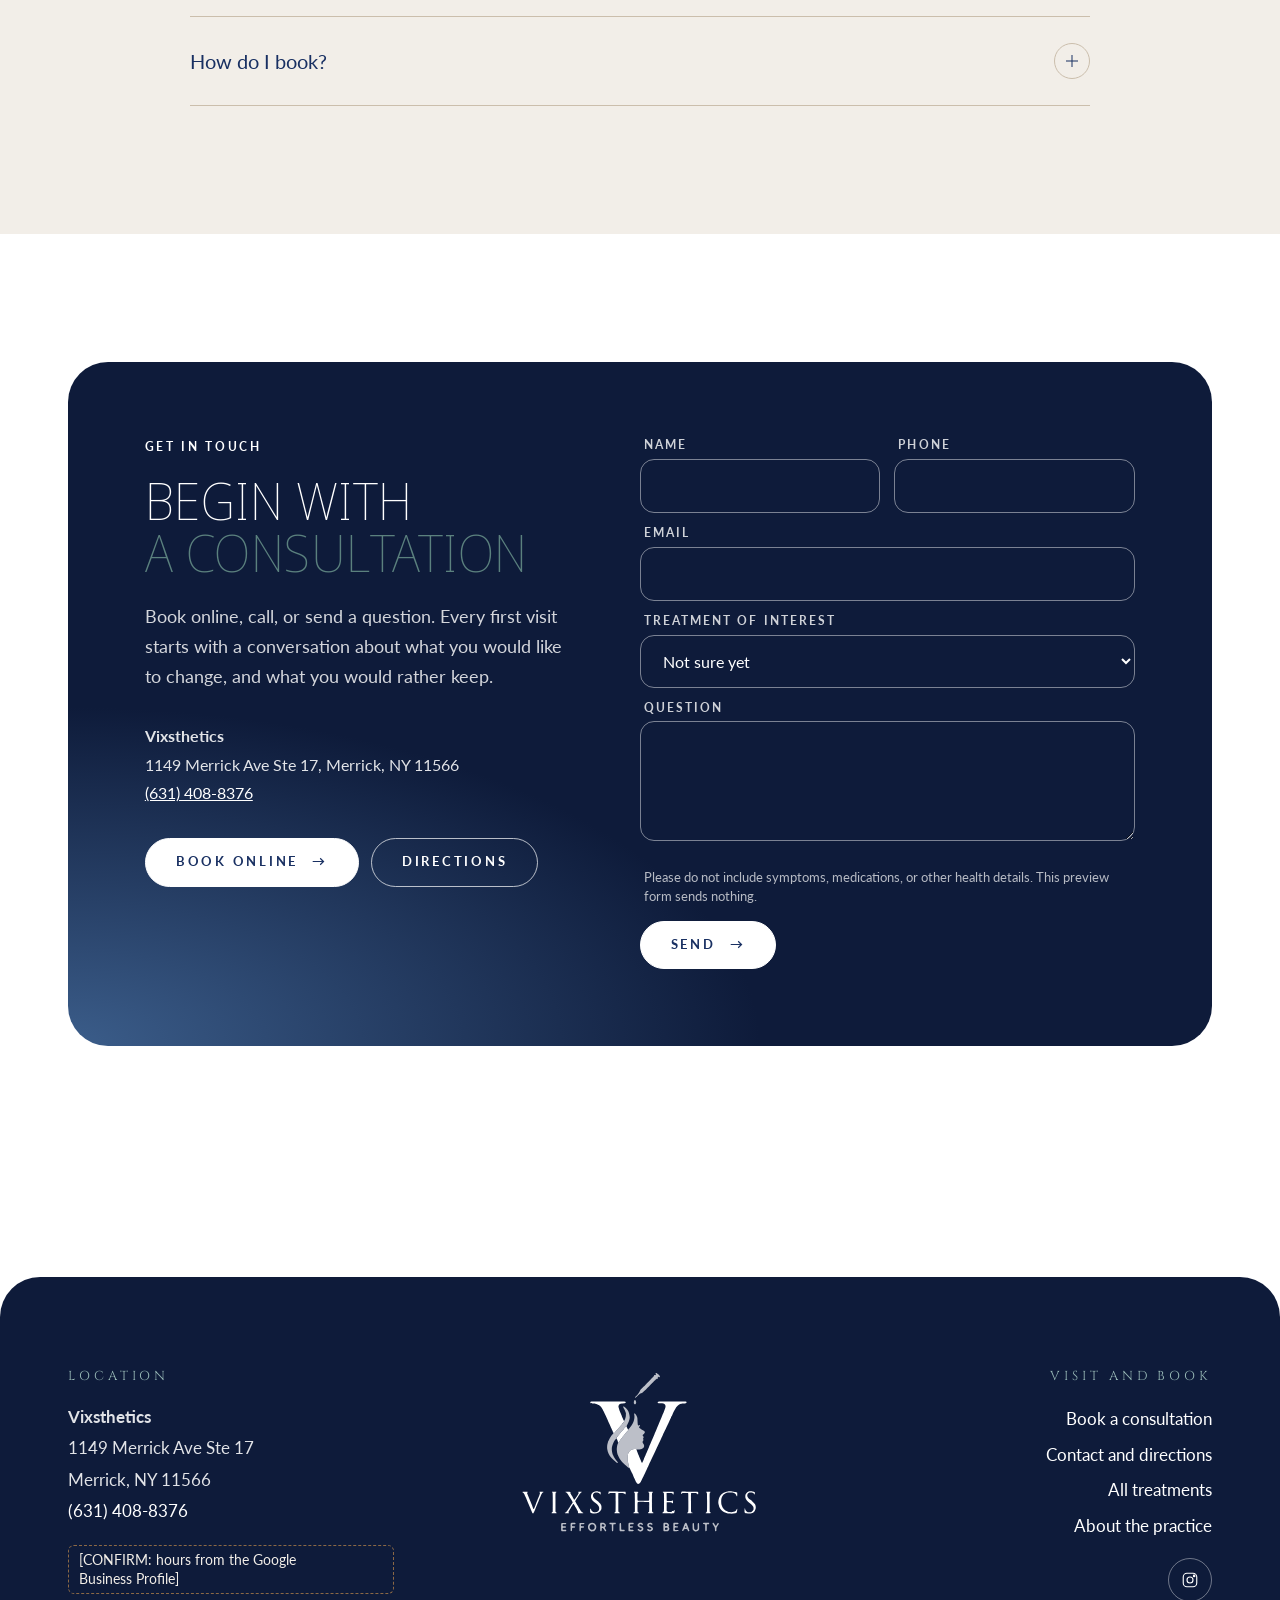
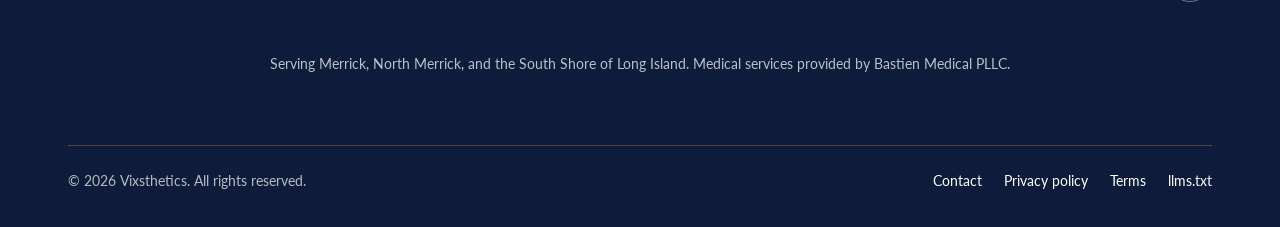
<file: vixsthetics/index.html>
<!doctype html>
<html lang="en">
<head>
<meta charset="utf-8">
<meta name="viewport" content="width=device-width, initial-scale=1">
<meta name="robots" content="noindex, nofollow">
<title>Injectables in Merrick, NY | Vixsthetics</title>
<meta name="description" content="Vixsthetics in Merrick, NY: injectables by physician assistant Victoria Yunaev, including neurotoxin, fillers, under eye and biostimulators, for natural results.">
<link rel="canonical" href="https://vixsthetics.com/">
<meta name="color-scheme" content="light">
<meta name="theme-color" content="#ffffff">
<meta property="og:type" content="website">
<meta property="og:site_name" content="Vixsthetics">
<meta property="og:title" content="Injectables in Merrick, NY | Vixsthetics">
<meta property="og:description" content="Vixsthetics in Merrick, NY: injectables by physician assistant Victoria Yunaev, including neurotoxin, fillers, under eye and biostimulators, for natural results.">
<meta property="og:url" content="https://vixsthetics.com/">
<meta property="og:image" content="https://vixsthetics.com/assets/og/home.jpg">
<meta property="og:image:width" content="1200">
<meta property="og:image:height" content="630">
<meta property="og:locale" content="en_US">
<meta name="twitter:card" content="summary_large_image">
<meta name="twitter:title" content="Injectables in Merrick, NY | Vixsthetics">
<meta name="twitter:description" content="Vixsthetics in Merrick, NY: injectables by physician assistant Victoria Yunaev, including neurotoxin, fillers, under eye and biostimulators, for natural results.">
<meta name="twitter:image" content="https://vixsthetics.com/assets/og/home.jpg">
<link rel="me" href="https://www.instagram.com/vixsthetics">
<link rel="icon" href="assets/logo/vmark.svg" type="image/svg+xml">
<link rel="preconnect" href="https://fonts.googleapis.com">
<link rel="preconnect" href="https://fonts.gstatic.com" crossorigin>
<link rel="stylesheet" href="https://fonts.googleapis.com/css2?family=Cinzel:wght@400;500&family=Lato:wght@300;400;700&family=Noto+Sans+Display:wght@100;300&display=swap">
<link rel="preload" as="image" href="assets/img/patient-profile-hand-mirror.webp" fetchpriority="high"><link rel="stylesheet" href="assets/site.css">
<script type="application/ld+json">
{
 "@context": "https://schema.org",
 "@graph": [
  {
   "@type": "WebSite",
   "@id": "https://vixsthetics.com/#website",
   "url": "https://vixsthetics.com/",
   "name": "Vixsthetics",
   "publisher": {
    "@id": "https://vixsthetics.com/#organization"
   },
   "inLanguage": "en-US"
  },
  {
   "@type": "WebPage",
   "@id": "https://vixsthetics.com/#webpage",
   "url": "https://vixsthetics.com/",
   "name": "Injectables in Merrick, NY | Vixsthetics",
   "description": "Vixsthetics in Merrick, NY: injectables by physician assistant Victoria Yunaev, including neurotoxin, fillers, under eye and biostimulators, for natural results.",
   "isPartOf": {
    "@id": "https://vixsthetics.com/#website"
   },
   "about": {
    "@id": "https://vixsthetics.com/#organization"
   },
   "inLanguage": "en-US",
   "dateModified": "2026-11-23",
   "primaryImageOfPage": {
    "@type": "ImageObject",
    "url": "https://vixsthetics.com/assets/og/home.jpg"
   },
   "speakable": {
    "@type": "SpeakableSpecification",
    "cssSelector": [
     ".speakable"
    ]
   }
  },
  {
   "@type": [
    "MedicalBusiness",
    "LocalBusiness"
   ],
   "@id": "https://vixsthetics.com/#organization",
   "name": "Vixsthetics",
   "alternateName": "Vixsthetics Medical Aesthetics",
   "slogan": "Effortless beauty",
   "description": "Vixsthetics in Merrick, NY: injectables by physician assistant Victoria Yunaev, including neurotoxin, fillers, under eye and biostimulators, for natural results.",
   "url": "https://vixsthetics.com/",
   "logo": {
    "@type": "ImageObject",
    "url": "https://vixsthetics.com/assets/logo/lockup.svg"
   },
   "image": "https://vixsthetics.com/assets/img/victoria-yunaev-pa-vixsthetics-merrick-ny.webp",
   "telephone": "+16314088376",
   "email": "victoriayunaev@gmail.com",
   "address": {
    "@type": "PostalAddress",
    "streetAddress": "1149 Merrick Ave Ste 17",
    "addressLocality": "Merrick",
    "addressRegion": "NY",
    "postalCode": "11566",
    "addressCountry": "US"
   },
   "hasMap": "https://www.google.com/maps/search/?api=1&query=Vixsthetics%2C+1149+Merrick+Ave+Ste+17%2C+Merrick%2C+NY+11566",
   "areaServed": [
    {
     "@type": "City",
     "name": "Merrick, NY"
    },
    {
     "@type": "City",
     "name": "North Merrick, NY"
    },
    {
     "@type": "City",
     "name": "Bellmore, NY"
    },
    {
     "@type": "City",
     "name": "Wantagh, NY"
    },
    {
     "@type": "City",
     "name": "Massapequa, NY"
    },
    {
     "@type": "City",
     "name": "Babylon, NY"
    },
    {
     "@type": "City",
     "name": "Oceanside, NY"
    },
    {
     "@type": "City",
     "name": "Long Beach, NY"
    },
    {
     "@type": "City",
     "name": "Roslyn, NY"
    },
    {
     "@type": "City",
     "name": "Great Neck, NY"
    },
    {
     "@type": "City",
     "name": "Manhasset, NY"
    },
    {
     "@type": "Place",
     "name": "South Shore of Long Island, NY"
    }
   ],
   "founder": {
    "@id": "https://vixsthetics.com/victoria-yunaev/#person"
   },
   "employee": [
    {
     "@id": "https://vixsthetics.com/victoria-yunaev/#person"
    }
   ],
   "knowsAbout": [
    "Neurotoxin treatment",
    "Full face neurotoxin treatment",
    "Lip flip",
    "Facial balancing with fillers",
    "Dermal fillers",
    "Lip filler",
    "Under eye treatment",
    "PRP",
    "PRF",
    "Biostimulators",
    "Sculptra",
    "Radiesse",
    "Microneedling",
    "IV therapy",
    "Weight loss management",
    "Hair restoration"
   ],
   "medicalSpecialty": "Dermatology",
   "sameAs": [
    "https://www.instagram.com/vixsthetics"
   ],
   "potentialAction": {
    "@type": "ReserveAction",
    "name": "Book a consultation",
    "target": {
     "@type": "EntryPoint",
     "urlTemplate": "https://vixsthetics.janeapp.com/locations/vixsthetics/book",
     "actionPlatform": [
      "http://schema.org/DesktopWebPlatform",
      "http://schema.org/MobileWebPlatform"
     ]
    }
   },
   "parentOrganization": {
    "@type": "MedicalOrganization",
    "name": "Bastien Medical PLLC"
   }
  },
  {
   "@type": "Person",
   "@id": "https://vixsthetics.com/victoria-yunaev/#person",
   "name": "Victoria Yunaev",
   "jobTitle": "Physician Assistant",
   "description": "Physician assistant and injector at Vixsthetics in Merrick, NY, who performs every treatment at the practice and previously worked for three years in a cardiac intensive care unit.",
   "image": "https://vixsthetics.com/assets/img/victoria-yunaev-portrait.webp",
   "url": "https://vixsthetics.com/victoria-yunaev/",
   "worksFor": {
    "@id": "https://vixsthetics.com/#organization"
   },
   "knowsAbout": [
    "Neurotoxin treatment",
    "Full face neurotoxin treatment",
    "Lip flip",
    "Facial balancing with fillers",
    "Dermal fillers",
    "Lip filler",
    "Under eye treatment",
    "PRP",
    "PRF",
    "Biostimulators",
    "Sculptra",
    "Radiesse",
    "Microneedling",
    "IV therapy",
    "Weight loss management",
    "Hair restoration"
   ],
   "sameAs": [
    "https://www.instagram.com/vixsthetics"
   ]
  },
  {
   "@type": "FAQPage",
   "@id": "https://vixsthetics.com/#faq",
   "mainEntity": [
    {
     "@type": "Question",
     "name": "Who performs treatments at Vixsthetics?",
     "acceptedAnswer": {
      "@type": "Answer",
      "text": "Victoria Yunaev, a physician assistant, performs every treatment at Vixsthetics. Dr. Peggy Bastien, a physician board certified in obstetrics and gynecology, is the medical director and supervising physician. Medical services are provided by Bastien Medical PLLC."
     }
    },
    {
     "@type": "Question",
     "name": "Where is Vixsthetics?",
     "acceptedAnswer": {
      "@type": "Answer",
      "text": "Vixsthetics is at 1149 Merrick Ave Ste 17, Merrick, NY 11566, on the South Shore of Long Island. The phone number is (631) 408-8376."
     }
    },
    {
     "@type": "Question",
     "name": "Which neurotoxins does Vixsthetics use?",
     "acceptedAnswer": {
      "@type": "Answer",
      "text": "Three: Jeuveau, Xeomin, and Daxxify. Many people call the whole category Botox. Victoria chooses the product for your plan at your consultation, and Daxxify is the featured product for the full face neurotoxin treatment."
     }
    },
    {
     "@type": "Question",
     "name": "How much does neurotoxin treatment cost?",
     "acceptedAnswer": {
      "@type": "Answer",
      "text": "Neurotoxin is priced at $11 per unit. The number of units depends on the areas treated and is set with you at your consultation, so you know the full cost before treatment."
     }
    },
    {
     "@type": "Question",
     "name": "What happens at a consultation?",
     "acceptedAnswer": {
      "@type": "Answer",
      "text": "The consultation is a 25 minute visit with Victoria. It includes a skin and facial analysis, a review of your goals and medical history, a discussion of the treatment options that suit you, and a timeline for your plan."
     }
    },
    {
     "@type": "Question",
     "name": "How do I book?",
     "acceptedAnswer": {
      "@type": "Answer",
      "text": "Book online through the practice booking page on Jane, or call (631) 408-8376."
     }
    }
   ]
  }
 ]
}
</script>
<script type="speculationrules">{"prerender":[{"source":"document","where":{"and":[{"href_matches":"/*"},{"not":{"selector_matches":"[rel~=nofollow], [target=_blank]"}}]},"eagerness":"moderate"}]}</script>
</head>
<body>
<a class="skip" href="#main">Skip to content</a>
<header class="site-header">
 <div class="bar">
  <a class="brand" href="./" aria-label="Vixsthetics home"><img class="vm" src="assets/logo/vmark.svg" width="34" height="36" alt=""><img class="wm" src="assets/logo/wordmark.svg" width="178" height="21" alt="Vixsthetics"></a>
  <nav class="nav" aria-label="Main"><a href="./" aria-current="page">Home</a><a href="treatments/">Treatments</a><a href="results/">Results</a><a href="pricing/">Pricing</a><a href="about/">About</a><a href="contact/">Contact</a></nav>
  <a class="head-tel" href="tel:+16314088376">(631) 408-8376</a>
  <a class="btn" href="book/">Book <span class="arr" aria-hidden="true">&rarr;</span></a>
  <button class="menu-btn" type="button" aria-label="Menu" aria-expanded="false" aria-controls="mobile-menu"><span></span><span></span><span></span></button>
 </div>
</header>
<div class="mobile-menu" id="mobile-menu" inert><a href="./">Home</a><a href="treatments/">Treatments</a><a href="results/">Results</a><a href="pricing/">Pricing</a><a href="about/">About</a><a href="contact/">Contact</a><a class="btn light" href="book/">Book a consultation <span class="arr" aria-hidden="true">&rarr;</span></a><a class="mm-tel" href="tel:+16314088376">(631) 408-8376</a></div>
<main id="main">

<section class="hero" aria-label="Introduction">
 <div class="hero-stage">
  <div class="hero-slides" aria-hidden="true">
   <img class="on" src="assets/img/patient-profile-hand-mirror.webp" alt="" width="972" height="636" fetchpriority="high">
   <img src="assets/img/vixsthetics-treatment-room-detail.webp" alt="" width="1800" height="911" loading="lazy">
   <img src="assets/img/victoria-yunaev-pa-vixsthetics-merrick-ny.webp" alt="" width="1600" height="1031" loading="lazy">
  </div>
  <div class="hero-copy">
   <h1>Medical aesthetics in Merrick, NY</h1>
   <p class="display">Rested. Refined.<span class="h-sage">Entirely&nbsp;you.</span></p>
   <p class="sig">Vixsthetics &nbsp;|&nbsp; Victoria Yunaev,&nbsp;PA</p>
   <div class="actions"><a class="btn light" href="book/">Book a consultation <span class="arr" aria-hidden="true">&rarr;</span></a><a class="btn ghost-light" href="treatments/">Explore treatments</a></div>
  </div>
  <p class="ph-chip">[VIDEO: hero loop from the practice shoot. The practice&rsquo;s own photos stand in.]</p>
 </div>
</section>

<section class="panel on-dark" aria-labelledby="meet">
 <div class="wrap">
  <div class="wheel" aria-label="Treatments offered"><div class="wheel-pill" aria-hidden="true"></div><ul><li>Full face neurotoxin</li><li>Lip filler</li><li>Facial balancing</li><li>Under eye</li><li>Lip flip</li><li>Sculptra</li><li>Radiesse</li><li>Microneedling</li><li>IV therapy</li></ul></div>
  <div class="provider-head reveal">
   <div><p class="label">Victoria Yunaev, PA</p><h2 id="meet">Meet your <span class="h-sage" style="display:inline">injector</span></h2></div>
   <a class="btn light" href="victoria-yunaev/">Meet Victoria <span class="arr" aria-hidden="true">&rarr;</span></a>
  </div>
  <p class="lead speakable reveal" style="margin:0 0 40px">For patients across the South Shore of Long Island who want to look rested, refined, and entirely like themselves, Vixsthetics offers carefully judged injectables by Victoria Yunaev, with full face treatment shaped through restraint, balance, and natural movement.</p>
  <div class="pgrid">
   <div class="pcard photo reveal"><img src="assets/img/victoria-yunaev-portrait.webp" alt="Victoria Yunaev, physician assistant at Vixsthetics in Merrick, NY" width="1000" height="1392" loading="lazy"><div class="cap"><strong>Victoria Yunaev</strong><p>Physician assistant</p></div></div>
   <div class="pcard reveal d1"><h3>One provider for <span class="h-sage" style="display:inline">every treatment</span></h3><p>Victoria, a physician assistant, performs every treatment at Vixsthetics, so your plan is made and carried out by the same person.</p></div>
   <div class="pcard reveal d2"><h3>Physician <span class="h-sage" style="display:inline">oversight</span></h3><p>Dr. Peggy Bastien, board certified in obstetrics and gynecology, is the medical director and supervising physician.</p></div>
   <div class="pcard reveal d1"><h3>Three neurotoxins, <span class="h-sage" style="display:inline">one plan</span></h3><p>Jeuveau, Xeomin, and Daxxify are all on the menu, so the product is chosen for you rather than the other way around.</p></div>
   <div class="pcard reveal d2"><h3>From the cardiac ICU <span class="h-sage" style="display:inline">to aesthetics</span></h3><p>Victoria spent three years in a cardiac intensive care unit before turning to medical aesthetics.</p></div>
  </div>
  <div class="marquee" aria-label="Products used at Vixsthetics"><div class="marquee-track"><span>Jeuveau</span><span>Xeomin</span><span>Daxxify</span><span>Restylane</span><span>RHA collection</span><span>Sculptra</span><span>Radiesse</span><span>PRF EZGel</span><span>Jeuveau</span><span>Xeomin</span><span>Daxxify</span><span>Restylane</span><span>RHA collection</span><span>Sculptra</span><span>Radiesse</span><span>PRF EZGel</span></div></div>
 </div>
</section>

<section class="vcta" aria-labelledby="light">
 <img src="assets/img/vixsthetics-treatment-room-detail.webp" alt="" width="1800" height="911" loading="lazy">
 <div class="inner">
  <p class="eyebrow" style="color:#9ABBB8">Effortless beauty</p>
  <h2 id="light">Believable results <span class="h-sage">in every light</span></h2>
  <button class="watch" type="button" data-video="Meet Victoria Yunaev" data-summary="A short film introducing Victoria, how she plans a treatment, and what a first visit at Vixsthetics feels like. A full transcript will appear on the page."><span class="play"><svg viewBox="0 0 24 24" aria-hidden="true"><path d="M6 4l14 8-14 8z"/></svg></span><span><b>Watch:</b> Meet Victoria</span></button>
 </div>
</section>

<section class="pad" aria-labelledby="signature">
 <div class="wrap">
  <div class="center reveal"><p class="eyebrow">Signature services</p><h2 id="signature">Two treatments <span class="h-sage">we are known for</span></h2><hr class="rule"><p class="lead">The full face neurotoxin treatment and lip filler are the two services the practice is built around. Each begins with a plan for your whole face, not a single line.</p></div>
  <div class="sig-grid">
   <a class="sig-card reveal" href="treatments/#neurotoxin"><img src="assets/img/neurotoxin-vial-and-syringe.webp" alt="A neurotoxin vial and syringe held in gloved hands" width="1400" height="927" loading="lazy"><div class="body"><span class="mark">Signature</span><h3>Full face neurotoxin treatment</h3><p>A wrinkle relaxer treatment planned across the face as one plan, with Daxxify as the featured product.</p><span class="textlink">See the treatment <span class="arr" aria-hidden="true">&rarr;</span></span></div></a>
   <a class="sig-card reveal d1" href="treatments/#fillers"><img src="assets/img/injection-detail-gloved-hands.webp" alt="Gloved hands holding a syringe during a filler treatment" width="652" height="546" loading="lazy"><span class="ph-note">[PHOTO: lip filler, consented patient]</span><div class="body"><span class="mark">Signature</span><h3>Lip filler</h3><p>Volume, shape, or symmetry, shaped to your face with a full or half syringe.</p><span class="textlink">See the treatment <span class="arr" aria-hidden="true">&rarr;</span></span></div></a>
  </div>
 </div>
</section>

<section class="pad bone" aria-labelledby="concern">
 <div class="wrap">
  <div class="reveal"><p class="eyebrow">Treatments</p><h2 id="concern">Refined, <span class="h-sage">never changed</span></h2><p class="lead" style="margin-top:24px">Four treatment groups and a set of complementary services. Hover or tap a card to see what each one covers.</p></div>
  <div class="xcards reveal"><a class="xcard def" href="treatments/#neurotoxin">
  <img src="assets/img/victoria-yunaev-pa-vixsthetics-merrick-ny-800.webp" alt="" loading="lazy" width="800" height="600">
  <div class="in"><span class="num">01</span><span class="ico" aria-hidden="true"><svg viewBox="0 0 24 24"><path d="M12 3c3.5 4.6 6 8 6 11a6 6 0 0 1-12 0c0-3 2.5-6.4 6-11z"/></svg></span><h3>Neurotoxin</h3><p class="tag">Smooth expression. Natural results.</p><div class="more"><p>Jeuveau, Xeomin, and Daxxify soften the lines that form when you frown, squint, or raise your brows, planned so you still look like you.</p><span class="textlink">Explore neurotoxin <span class="arr" aria-hidden="true">&rarr;</span></span></div></div>
 </a><a class="xcard" href="treatments/#fillers">
  <img src="assets/img/injection-detail-gloved-hands.webp" alt="" loading="lazy" width="800" height="600">
  <div class="in"><span class="num">02</span><span class="ico" aria-hidden="true"><svg viewBox="0 0 24 24"><path d="M17 3l4 4M19 5l-9.5 9.5M14 6l4 4M6.5 13.5l4 4M8 15l-5 5M11 9l1.5 1.5M9 11l1.5 1.5"/></svg></span><h3>Fillers</h3><p class="tag">Restore volume. Refine your look.</p><div class="more"><p>Facial balancing, lip filler, and area treatments for the chin, cheeks, jawline, folds, and temples, with products from the RHA and Restylane collections.</p><span class="textlink">Explore fillers <span class="arr" aria-hidden="true">&rarr;</span></span></div></div>
 </a><a class="xcard" href="treatments/#under-eye">
  <img src="assets/img/patient-profile-hand-mirror.webp" alt="" loading="lazy" width="800" height="600">
  <div class="in"><span class="num">03</span><span class="ico" aria-hidden="true"><svg viewBox="0 0 24 24"><path d="M2 12s3.6-6 10-6 10 6 10 6-3.6 6-10 6S2 12 2 12z"/><circle cx="12" cy="12" r="3"/></svg></span><h3>Under eye</h3><p class="tag">Brighter eyes. A rested you.</p><div class="more"><p>Filler, PRF, PRP, PRF EZGel, and a PDGF treatment. The consultation decides which one suits the hollow or shadow you see.</p><span class="textlink">Explore under eye <span class="arr" aria-hidden="true">&rarr;</span></span></div></div>
 </a><a class="xcard" href="treatments/#biostimulators">
  <img src="assets/img/skin-texture-detail.webp" alt="" loading="lazy" width="800" height="600">
  <div class="in"><span class="num">04</span><span class="ico" aria-hidden="true"><svg viewBox="0 0 24 24"><circle cx="12" cy="6" r="3"/><circle cx="6" cy="17" r="3"/><circle cx="18" cy="17" r="3"/><path d="M10.5 8.6 7.5 14.4M13.5 8.6l3 5.8M9 17h6"/></svg></span><h3>Biostimulators</h3><p class="tag">Collagen today. Confidence tomorrow.</p><div class="more"><p>Sculptra and Radiesse work gradually, giving support and structure to a face that has lost volume over time.</p><span class="textlink">Explore biostimulators <span class="arr" aria-hidden="true">&rarr;</span></span></div></div>
 </a><a class="xcard" href="treatments/#other-services">
  <img src="assets/img/vixsthetics-studio-shelf.webp" alt="" loading="lazy" width="800" height="600">
  <div class="in"><span class="num">05</span><span class="ico" aria-hidden="true"><svg viewBox="0 0 24 24"><path d="M12 20c-4 0-8-2.5-9-6 3 0 6 1.5 9 6zM12 20c4 0 8-2.5 9-6-3 0-6 1.5-9 6zM12 20c-2.5-3-3-7 0-12 3 5 2.5 9 0 12z"/></svg></span><h3>Other services</h3><p class="tag">Complementary care for skin and wellness.</p><div class="more"><p>Microneedling, IV therapy, weight loss management, and hair restoration with PRP.</p><span class="textlink">Explore other services <span class="arr" aria-hidden="true">&rarr;</span></span></div></div>
 </a></div>
 </div>
</section>

<section class="pad dark" aria-labelledby="reviews">
 <div class="wrap center"><p class="eyebrow">In their words</p><h2 id="reviews">What patients <span class="h-sage">are&nbsp;saying</span></h2></div>
 <div class="quotes" aria-roledescription="carousel">
  <span class="qmark" aria-hidden="true">&ldquo;</span>
  <div class="qtrack"><div class="qslide" aria-roledescription="slide"><div class="qpill">[REVIEW: a genuine Google review, quoted word for word, with first name and treatment. Added at launch from the Business Profile.]</div><p class="qwho">[Name, treatment]</p></div><div class="qslide" aria-roledescription="slide"><div class="qpill">[REVIEW: a genuine Google review, quoted word for word, with first name and treatment. Added at launch from the Business Profile.]</div><p class="qwho">[Name, treatment]</p></div><div class="qslide" aria-roledescription="slide"><div class="qpill">[REVIEW: a genuine Google review, quoted word for word, with first name and treatment. Added at launch from the Business Profile.]</div><p class="qwho">[Name, treatment]</p></div></div>
  <div class="qctrl"><button class="qbtn qprev" type="button" aria-label="Previous review">&larr;</button><a class="btn light" href="https://www.google.com/maps/search/?api=1&amp;query=Vixsthetics+Merrick+NY" target="_blank" rel="noopener">Read reviews on Google</a><button class="qbtn qnext" type="button" aria-label="Next review">&rarr;</button></div>
 </div>
</section>

<section class="pad" aria-labelledby="fit">
 <div class="wrap">
  <div class="tabs reveal on-dark">
   <img src="assets/img/neurotoxin-vial-and-syringe.webp" alt="" width="1400" height="927" loading="lazy">
   <div class="left">
    <p class="label">More options, the right fit</p>
    <h2 id="fit">Which treatment <span class="h-sage">fits you</span></h2>
    <p class="lead">Three ways to address the same face. The consultation decides; this is the short version.</p>
    <div class="tablist" role="tablist" aria-label="Treatment types"><button class="tab" role="tab" id="tab-neurotoxin" aria-controls="panel-neurotoxin" aria-selected="true" tabindex="0" data-img="assets/img/neurotoxin-vial-and-syringe.webp"><strong>Neurotoxin</strong><span>Lines that form with expression</span></button><button class="tab" role="tab" id="tab-fillers" aria-controls="panel-fillers" aria-selected="false" tabindex="-1" data-img="assets/img/injection-detail-gloved-hands.webp"><strong>Fillers</strong><span>Volume, shape, and balance</span></button><button class="tab" role="tab" id="tab-biostimulators" aria-controls="panel-biostimulators" aria-selected="false" tabindex="-1" data-img="assets/img/skin-texture-detail.webp"><strong>Biostimulators</strong><span>Support and structure, gradually</span></button></div>
   </div>
   <div class="tabpanel" role="tabpanel" id="panel-neurotoxin" aria-labelledby="tab-neurotoxin"><div class="icards"><div class="icard"><p class="k">Best for</p><p>Softening lines that form when you frown, squint, or raise your brows.</p></div><div class="icard"><p class="k">Products</p><p>Jeuveau, Xeomin, and Daxxify, chosen for you at consultation.</p></div><div class="icard"><p class="k">Appointment</p><p>About 30 minutes.</p></div><div class="icard"><p class="k">Price</p><p>$11 per unit. Units are set by area at consultation.</p></div></div></div><div class="tabpanel" role="tabpanel" id="panel-fillers" aria-labelledby="tab-fillers" hidden><div class="icards"><div class="icard"><p class="k">Best for</p><p>Restoring volume and balance in the lips, cheeks, chin, jawline, and folds.</p></div><div class="icard"><p class="k">Products</p><p>The RHA and Restylane collections, matched to the area.</p></div><div class="icard"><p class="k">Appointment</p><p>About 45 minutes.</p></div><div class="icard"><p class="k">Price</p><p>$650 per syringe. Half syringe of lip filler, $450.</p></div></div></div><div class="tabpanel" role="tabpanel" id="panel-biostimulators" aria-labelledby="tab-biostimulators" hidden><div class="icards"><div class="icard"><p class="k">Best for</p><p>A face that has lost volume and support over time.</p></div><div class="icard"><p class="k">Products</p><p>Sculptra and Radiesse.</p></div><div class="icard"><p class="k">How it works</p><p>They prompt your own collagen, so change builds over the weeks after treatment.</p></div><div class="icard"><p class="k">Price</p><p>Set by plan at consultation. <span class="ph">[CONFIRM: price]</span></p></div></div></div>
  </div>
 </div>
</section>

<section class="vcta invert" aria-labelledby="find">
 <img src="assets/img/neutral-texture-detail.webp" alt="" width="1600" height="1067" loading="lazy">
 <div class="inner">
  <h2 id="find">Find out <span class="h-sage"><span class="rotator"><span>which treatment fits</span><span>what your plan costs</span><span>if you are a candidate</span></span></span></h2>
  <p style="margin-top:34px"><a class="btn light" href="book/">Book a consultation <span class="arr" aria-hidden="true">&rarr;</span></a></p>
 </div>
</section>

<section class="pad" aria-labelledby="honest">
 <div class="wrap split">
  <div class="reveal"><p class="eyebrow">How we practice</p><h2 id="honest">The downside, <span class="h-sage">before you book</span></h2><hr class="rule">
   <p class="lead">Vixsthetics tells you what a treatment costs in full, who it is not right for, and what can go wrong, before anything is scheduled. Prices are printed openly, by unit and by plan.</p>
   <p class="lead">If a treatment is not right for you, you will hear that at the consultation.</p>
   <p style="margin-top:30px;display:flex;gap:14px;flex-wrap:wrap"><a class="btn" href="pricing/">See pricing <span class="arr" aria-hidden="true">&rarr;</span></a><a class="btn outline" href="medical-oversight/">Medical oversight</a></p></div>
  <div class="reveal d1" style="border-radius:22px;overflow:hidden"><img src="assets/img/vixsthetics-studio-shelf.webp" alt="A calm shelf with eucalyptus and books at the Vixsthetics studio" width="1026" height="660" loading="lazy" style="width:100%"></div>
 </div>
</section>

<section class="quote-band" aria-label="A note from Victoria">
 <div class="split">
  <div class="photo"><img src="assets/img/victoria-yunaev-pa-vixsthetics-merrick-ny.webp" alt="Victoria Yunaev smiling and holding a syringe" width="1600" height="1031" loading="lazy"></div>
  <blockquote class="reveal"><p>&ldquo;Your comfort, happiness, and confidence are my <span class="h-sage">top priorities.&rdquo;</span></p><cite>Victoria Yunaev, PA</cite></blockquote>
 </div>
</section>

<section class="pad" aria-labelledby="more">
 <div class="wrap">
  <h2 id="more" class="reveal" style="margin-bottom:40px">Plan <span class="h-sage" style="display:inline">your visit</span></h2>
  <div class="tiles">
   <a class="tile reveal" href="about/"><img src="assets/img/vixsthetics-treatment-room-detail-800.webp" alt="" width="800" height="405" loading="lazy"><span class="arrow" aria-hidden="true">&rarr;</span><div><h3>About the practice</h3><p>The story, the approach, and the setting in Merrick.</p></div></a>
   <a class="tile reveal d1" href="pricing/"><img src="assets/img/neurotoxin-vial-and-syringe-700.webp" alt="" width="700" height="463" loading="lazy"><span class="arrow" aria-hidden="true">&rarr;</span><div><h3>Pricing and financing</h3><p>Every price on the menu, printed.</p></div></a>
   <a class="tile reveal d2" href="results/"><img src="assets/img/neutral-texture-detail-800.webp" alt="" width="800" height="533" loading="lazy"><span class="arrow" aria-hidden="true">&rarr;</span><div><h3>Results</h3><p>Before and after images, by treatment.</p></div></a>
  </div>
 </div>
</section>

<section class="pad bone" aria-labelledby="quick">
 <div class="wrap">
  <div class="center reveal"><p class="eyebrow">Questions</p><h2 id="quick">Quick answers <span class="h-sage">before you&nbsp;book</span></h2></div>
  <div class="faq">
<details open><summary><span>Who performs treatments at Vixsthetics?</span><span class="pm" aria-hidden="true"></span></summary><div class="a"><p>Victoria Yunaev, a physician assistant, performs every treatment at Vixsthetics. Dr. Peggy Bastien, a physician board certified in obstetrics and gynecology, is the medical director and supervising physician. Medical services are provided by Bastien Medical PLLC.</p><p><a href="victoria-yunaev/">Meet Victoria</a> or read about <a href="medical-oversight/">medical oversight</a>.</p></div></details>
<details><summary><span>Where is Vixsthetics?</span><span class="pm" aria-hidden="true"></span></summary><div class="a"><p>Vixsthetics is at 1149 Merrick Ave Ste 17, Merrick, NY 11566, on the South Shore of Long Island. Call <a href="tel:+16314088376">(631) 408-8376</a> or see <a href="contact/">directions</a>.</p></div></details>
<details><summary><span>Which neurotoxins does Vixsthetics use?</span><span class="pm" aria-hidden="true"></span></summary><div class="a"><p>Three: Jeuveau, Xeomin, and Daxxify. Many people call the whole category Botox. Victoria chooses the product for your plan at your consultation, and Daxxify is the featured product for the full face neurotoxin treatment.</p></div></details>
<details><summary><span>How much does neurotoxin treatment cost?</span><span class="pm" aria-hidden="true"></span></summary><div class="a"><p>Neurotoxin is priced at $11 per unit. The number of units depends on the areas treated and is set with you at your consultation, so you know the full cost before treatment. See <a href="pricing/">pricing</a> for every treatment.</p></div></details>
<details><summary><span>What happens at a consultation?</span><span class="pm" aria-hidden="true"></span></summary><div class="a"><p>The consultation is a 25 minute visit with Victoria. It includes a skin and facial analysis, a review of your goals and medical history, a discussion of the treatment options that suit you, and a timeline for your plan. <a href="book/">How booking works</a>.</p></div></details>
<details><summary><span>How do I book?</span><span class="pm" aria-hidden="true"></span></summary><div class="a"><p>Book online through the practice&rsquo;s Jane booking page, or call <a href="tel:+16314088376">(631) 408-8376</a>.</p></div></details>
</div>
 </div>
</section>

<section class="pad" aria-label="Contact">
 <div class="wrap"><div class="contact-card reveal">
 <div>
  <p class="label">Get in touch</p>
  <h2>Begin with <span class="h-sage">a&nbsp;consultation</span></h2>
  <p class="lead" style="margin-top:22px">Book online, call, or send a question. Every first visit starts with a conversation about what you would like to change, and what you would rather keep.</p>
  <div class="nap"><strong>Vixsthetics</strong><br>1149 Merrick Ave Ste 17, Merrick, NY 11566<br><a href="tel:+16314088376">(631) 408-8376</a></div>
  <p style="margin-top:30px;display:flex;gap:12px;flex-wrap:wrap"><a class="btn light" href="https://vixsthetics.janeapp.com/locations/vixsthetics/book" target="_blank" rel="noopener">Book online <span class="arr" aria-hidden="true">&rarr;</span></a><a class="btn ghost-light" href="contact/">Directions</a></p>
 </div>
 <form class="f" action="#" method="post" toolname="request_consultation" tooldescription="Ask Vixsthetics in Merrick, NY a question or request a consultation. Never submit health details.">
  <div class="field"><label for="f-name">Name</label><input id="f-name" name="name" autocomplete="name" required></div>
  <div class="field"><label for="f-phone">Phone</label><input id="f-phone" name="phone" type="tel" autocomplete="tel"></div>
  <div class="field full"><label for="f-email">Email</label><input id="f-email" name="email" type="email" autocomplete="email" required></div>
  <div class="field full"><label for="f-int">Treatment of interest</label><select id="f-int" name="treatment"><option>Not sure yet</option><option>Full face neurotoxin treatment</option><option>Neurotoxin</option><option>Lip flip</option><option>Lip filler</option><option>Facial balancing with fillers</option><option>Under eye treatment</option><option>Sculptra or Radiesse</option><option>Microneedling</option><option>IV therapy</option><option>Weight loss management</option><option>Hair restoration</option></select></div>
  <div class="field full"><label for="f-msg">Question</label><textarea id="f-msg" name="message"></textarea></div>
  <input type="hidden" name="ai_source" value="">
  <p class="field full note">Please do not include symptoms, medications, or other health details. This preview form sends nothing.</p>
  <div class="field full"><button class="btn light" type="submit">Send <span class="arr" aria-hidden="true">&rarr;</span></button></div>
  <div class="thanks" role="status"><strong>Thank you.</strong> In the live site this message goes to the practice and you will hear back soon. Nothing was sent from this preview.</div>
 </form>
</div></div>
</section>

</main>
<footer class="site-footer">
 <div class="wrap">
  <div class="fgrid">
   <div>
    <h2>Location</h2>
    <address><strong>Vixsthetics</strong><br>1149 Merrick Ave Ste 17<br>Merrick, NY 11566<br><a href="tel:+16314088376">(631) 408-8376</a></address>
    <p style="margin:18px 0 0;color:rgba(255,255,255,.8)"><span class="ph" style="background:transparent;color:#F2EEE8;border-color:#8A6845">[CONFIRM: hours from the Google Business Profile]</span></p>
   </div>
   <img class="logo" src="assets/logo/lockup-white.svg" width="250" height="169" alt="Vixsthetics, Effortless Beauty" loading="lazy">
   <div class="fright">
    <h2>Visit and book</h2>
    <ul class="flinks">
     <li><a href="book/">Book a consultation</a></li>
     <li><a href="contact/">Contact and directions</a></li>
     <li><a href="treatments/">All treatments</a></li>
     <li><a href="about/">About the practice</a></li>
    </ul>
    <div class="socials"><a href="https://www.instagram.com/vixsthetics" rel="me noopener" target="_blank" aria-label="Vixsthetics on Instagram"><svg viewBox="0 0 24 24" fill="none" stroke="currentColor" stroke-width="1.5" aria-hidden="true"><rect x="3" y="3" width="18" height="18" rx="5"/><circle cx="12" cy="12" r="4"/><circle cx="17.5" cy="6.5" r="1" fill="currentColor"/></svg></a></div>
   </div>
  </div>
  <p style="margin:50px 0 0;font-size:14px;color:rgba(255,255,255,.72);text-align:center">Serving Merrick, North Merrick, and the South Shore of Long Island. Medical services provided by Bastien Medical PLLC.</p>
  <div class="fbase">
   <p style="margin:0">&copy; <span data-year>2026</span> Vixsthetics. All rights reserved.</p>
   <ul><li><a href="contact/">Contact</a></li><li><a href="privacy-policy/">Privacy policy</a></li><li><a href="terms/">Terms</a></li><li><a href="llms.txt">llms.txt</a></li></ul>
  </div>
 </div>
</footer>
<a class="btn float-book" href="book/">Book a consultation <span class="arr" aria-hidden="true">&rarr;</span></a>
<dialog class="vmodal" id="video-modal" aria-label="Video">
 <button class="close" type="button" aria-label="Close video">&times;</button>
 <div class="frame"><div><p class="eyebrow" style="color:#9ABBB8">Video placeholder</p><p class="vt"></p><p style="margin-top:14px;font-size:14px;opacity:.75">[VIDEO: to be filmed at the practice photo and video shoot. A transcript will sit under each video on the page.]</p></div></div>
 <p class="sum"></p>
</dialog>
<script src="assets/site.js" defer></script>
</body>
</html>
</file>
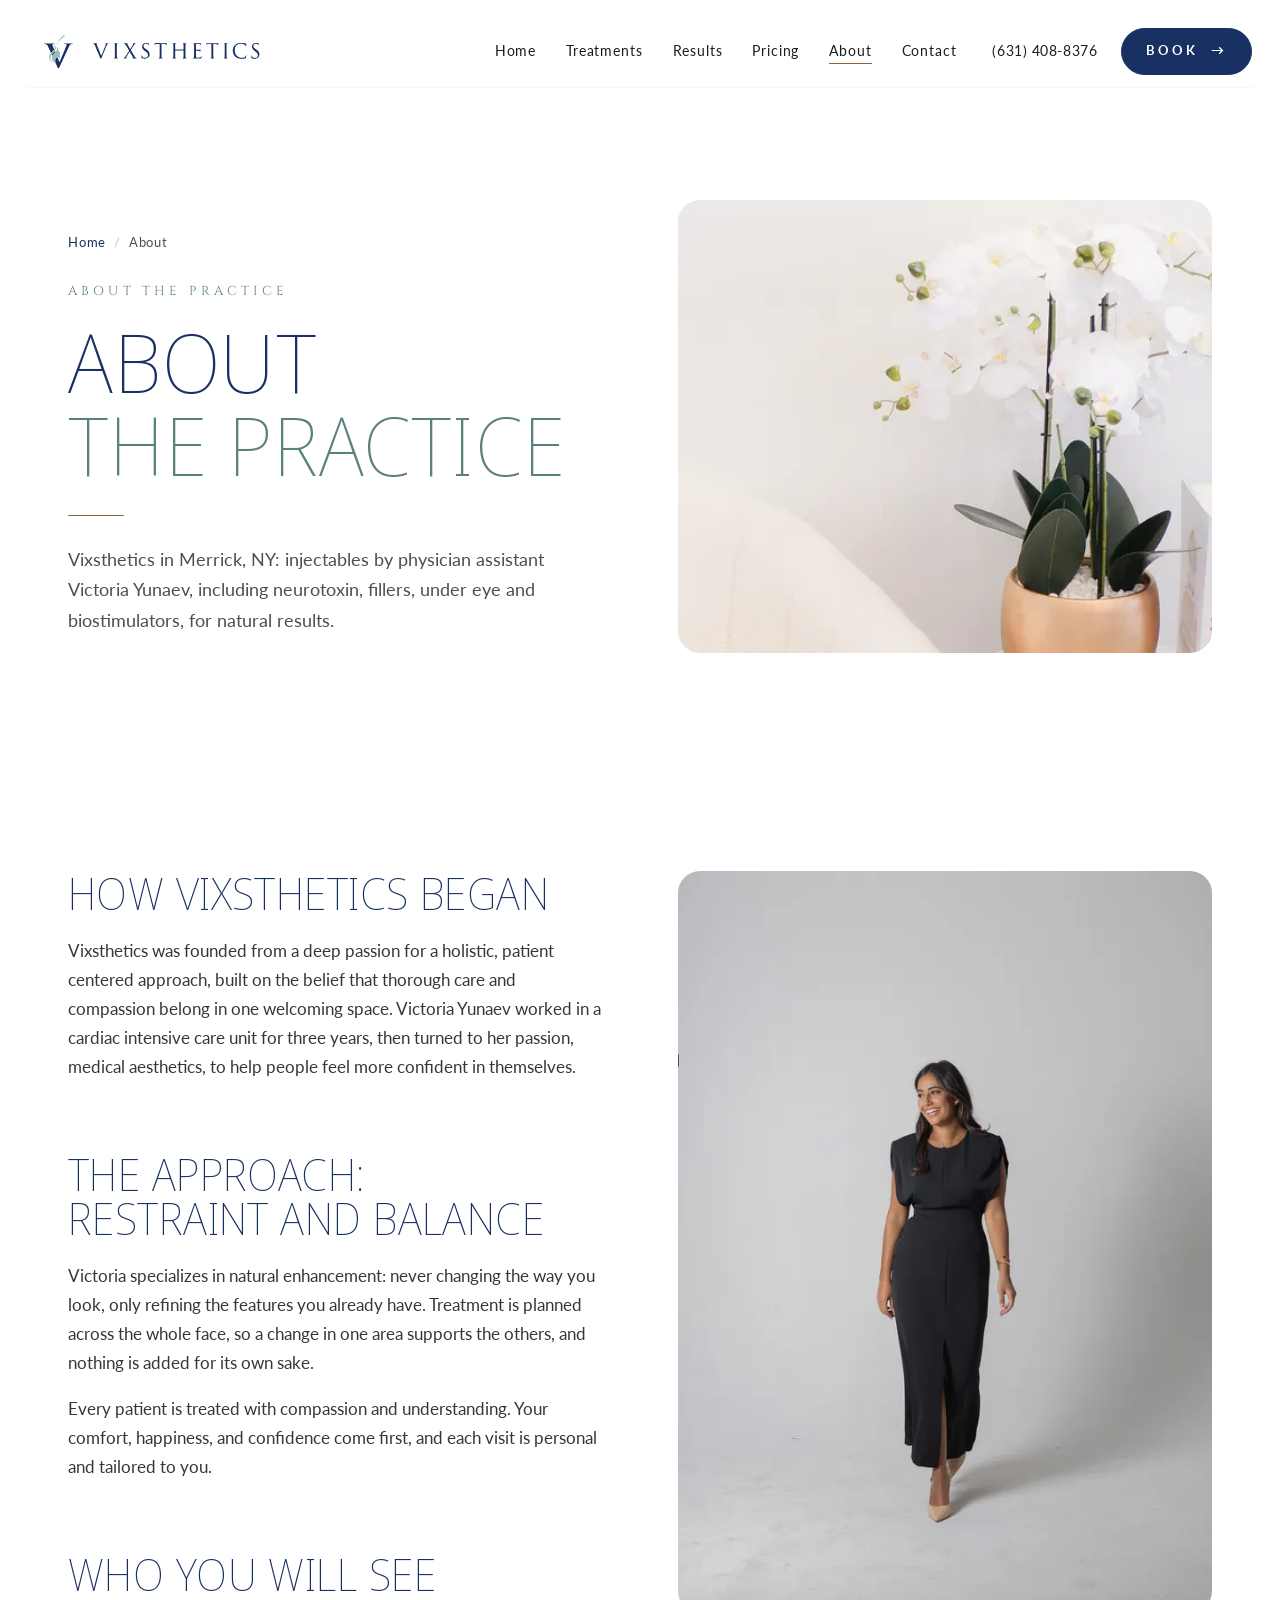
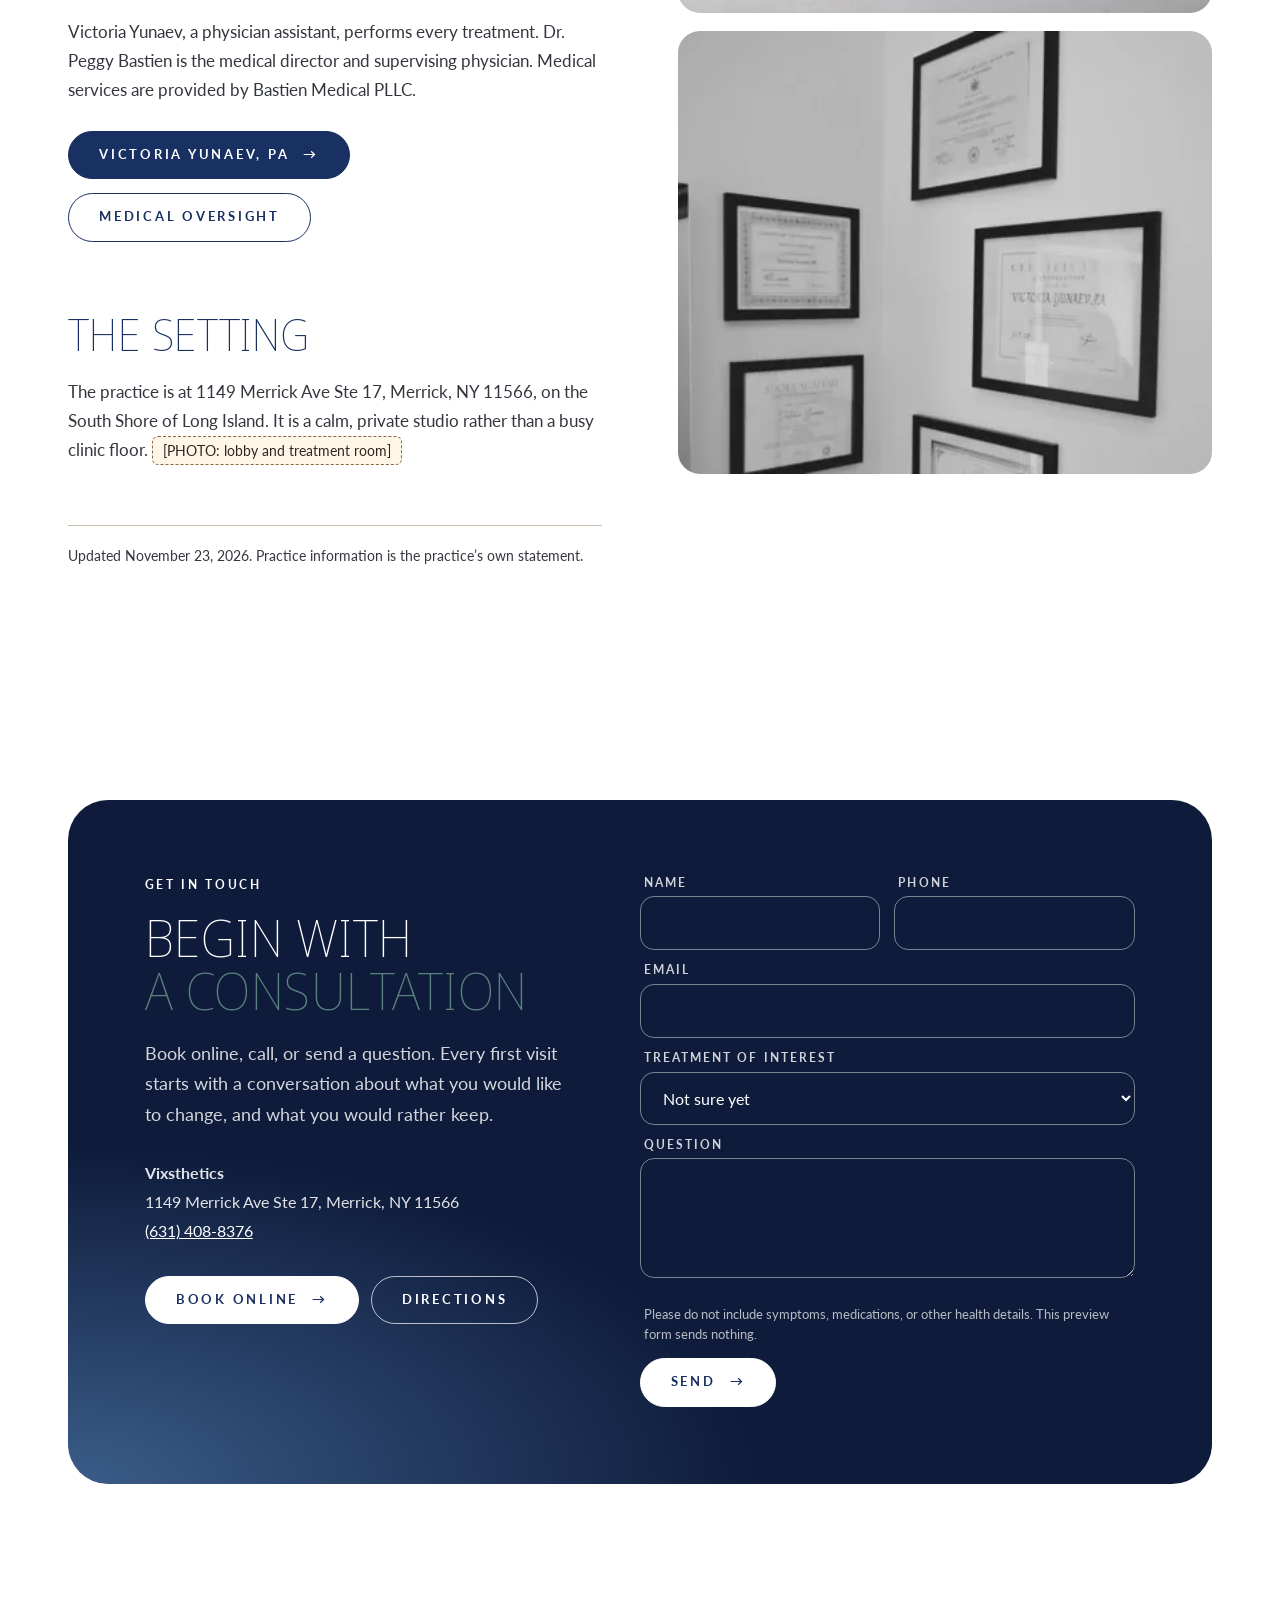
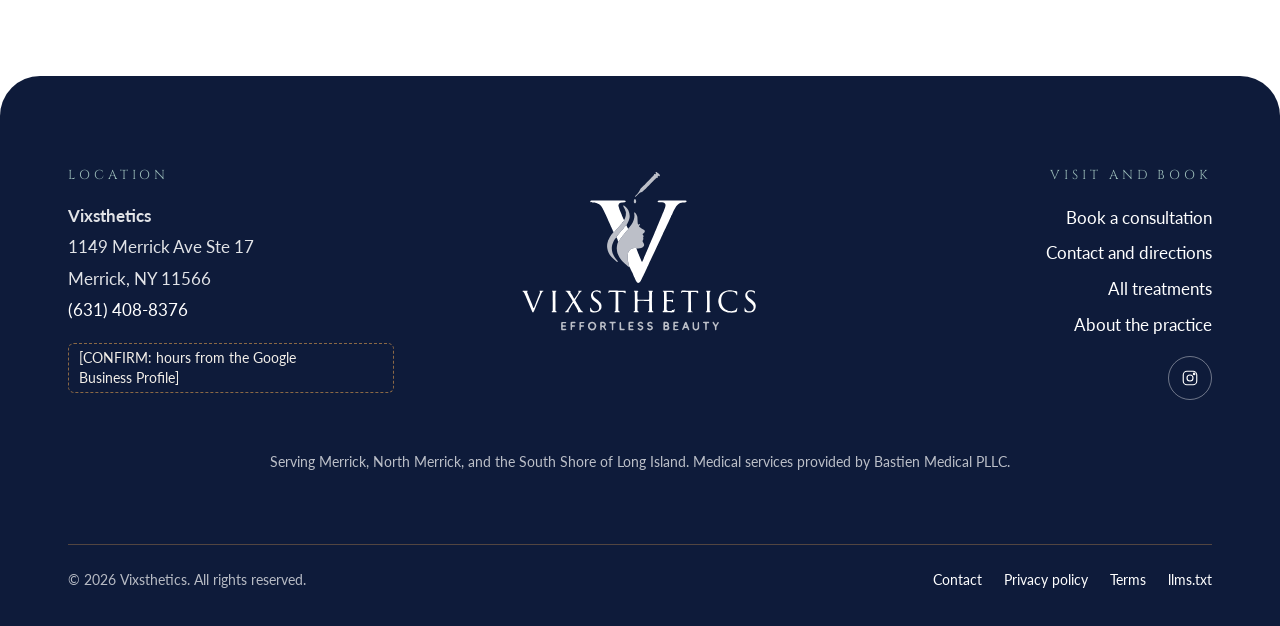
<file: vixsthetics/about/index.html>
<!doctype html>
<html lang="en">
<head>
<meta charset="utf-8">
<meta name="viewport" content="width=device-width, initial-scale=1">
<meta name="robots" content="noindex, nofollow">
<title>About Vixsthetics, Merrick, NY Medical Aesthetics</title>
<meta name="description" content="Vixsthetics in Merrick, NY: injectables by physician assistant Victoria Yunaev, including neurotoxin, fillers, under eye and biostimulators, for natural results.">
<link rel="canonical" href="https://vixsthetics.com/about/">
<meta name="color-scheme" content="light">
<meta name="theme-color" content="#ffffff">
<meta property="og:type" content="website">
<meta property="og:site_name" content="Vixsthetics">
<meta property="og:title" content="About Vixsthetics, Merrick, NY Medical Aesthetics">
<meta property="og:description" content="Vixsthetics in Merrick, NY: injectables by physician assistant Victoria Yunaev, including neurotoxin, fillers, under eye and biostimulators, for natural results.">
<meta property="og:url" content="https://vixsthetics.com/about/">
<meta property="og:image" content="https://vixsthetics.com/assets/og/about.jpg">
<meta property="og:image:width" content="1200">
<meta property="og:image:height" content="630">
<meta property="og:locale" content="en_US">
<meta name="twitter:card" content="summary_large_image">
<meta name="twitter:title" content="About Vixsthetics, Merrick, NY Medical Aesthetics">
<meta name="twitter:description" content="Vixsthetics in Merrick, NY: injectables by physician assistant Victoria Yunaev, including neurotoxin, fillers, under eye and biostimulators, for natural results.">
<meta name="twitter:image" content="https://vixsthetics.com/assets/og/about.jpg">
<link rel="me" href="https://www.instagram.com/vixsthetics">
<link rel="icon" href="../assets/logo/vmark.svg" type="image/svg+xml">
<link rel="preconnect" href="https://fonts.googleapis.com">
<link rel="preconnect" href="https://fonts.gstatic.com" crossorigin>
<link rel="stylesheet" href="https://fonts.googleapis.com/css2?family=Cinzel:wght@400;500&family=Lato:wght@300;400;700&family=Noto+Sans+Display:wght@100;300&display=swap">
<link rel="preload" as="image" href="../assets/img/vixsthetics-treatment-room-detail-800.webp" fetchpriority="high"><link rel="stylesheet" href="../assets/site.css">
<script type="application/ld+json">
{
 "@context": "https://schema.org",
 "@graph": [
  {
   "@type": "WebSite",
   "@id": "https://vixsthetics.com/#website",
   "url": "https://vixsthetics.com/",
   "name": "Vixsthetics",
   "publisher": {
    "@id": "https://vixsthetics.com/#organization"
   },
   "inLanguage": "en-US"
  },
  {
   "@type": "AboutPage",
   "@id": "https://vixsthetics.com/about/#webpage",
   "url": "https://vixsthetics.com/about/",
   "name": "About Vixsthetics, Merrick, NY Medical Aesthetics",
   "description": "Vixsthetics in Merrick, NY: injectables by physician assistant Victoria Yunaev, including neurotoxin, fillers, under eye and biostimulators, for natural results.",
   "isPartOf": {
    "@id": "https://vixsthetics.com/#website"
   },
   "about": {
    "@id": "https://vixsthetics.com/#organization"
   },
   "inLanguage": "en-US",
   "dateModified": "2026-11-23",
   "primaryImageOfPage": {
    "@type": "ImageObject",
    "url": "https://vixsthetics.com/assets/og/about.jpg"
   },
   "speakable": {
    "@type": "SpeakableSpecification",
    "cssSelector": [
     ".speakable"
    ]
   },
   "breadcrumb": {
    "@id": "https://vixsthetics.com/about/#breadcrumb"
   },
   "mainEntity": {
    "@id": "https://vixsthetics.com/#organization"
   }
  },
  {
   "@type": "BreadcrumbList",
   "@id": "https://vixsthetics.com/about/#breadcrumb",
   "itemListElement": [
    {
     "@type": "ListItem",
     "position": 1,
     "name": "Home",
     "item": "https://vixsthetics.com/"
    },
    {
     "@type": "ListItem",
     "position": 2,
     "name": "About",
     "item": "https://vixsthetics.com/about/"
    }
   ]
  },
  {
   "@type": [
    "MedicalBusiness",
    "LocalBusiness"
   ],
   "@id": "https://vixsthetics.com/#organization",
   "name": "Vixsthetics",
   "alternateName": "Vixsthetics Medical Aesthetics",
   "slogan": "Effortless beauty",
   "description": "Vixsthetics in Merrick, NY: injectables by physician assistant Victoria Yunaev, including neurotoxin, fillers, under eye and biostimulators, for natural results.",
   "url": "https://vixsthetics.com/",
   "logo": {
    "@type": "ImageObject",
    "url": "https://vixsthetics.com/assets/logo/lockup.svg"
   },
   "image": "https://vixsthetics.com/assets/img/victoria-yunaev-pa-vixsthetics-merrick-ny.webp",
   "telephone": "+16314088376",
   "email": "victoriayunaev@gmail.com",
   "address": {
    "@type": "PostalAddress",
    "streetAddress": "1149 Merrick Ave Ste 17",
    "addressLocality": "Merrick",
    "addressRegion": "NY",
    "postalCode": "11566",
    "addressCountry": "US"
   },
   "hasMap": "https://www.google.com/maps/search/?api=1&query=Vixsthetics%2C+1149+Merrick+Ave+Ste+17%2C+Merrick%2C+NY+11566",
   "areaServed": [
    {
     "@type": "City",
     "name": "Merrick, NY"
    },
    {
     "@type": "City",
     "name": "North Merrick, NY"
    },
    {
     "@type": "City",
     "name": "Bellmore, NY"
    },
    {
     "@type": "City",
     "name": "Wantagh, NY"
    },
    {
     "@type": "City",
     "name": "Massapequa, NY"
    },
    {
     "@type": "City",
     "name": "Babylon, NY"
    },
    {
     "@type": "City",
     "name": "Oceanside, NY"
    },
    {
     "@type": "City",
     "name": "Long Beach, NY"
    },
    {
     "@type": "City",
     "name": "Roslyn, NY"
    },
    {
     "@type": "City",
     "name": "Great Neck, NY"
    },
    {
     "@type": "City",
     "name": "Manhasset, NY"
    },
    {
     "@type": "Place",
     "name": "South Shore of Long Island, NY"
    }
   ],
   "founder": {
    "@id": "https://vixsthetics.com/victoria-yunaev/#person"
   },
   "employee": [
    {
     "@id": "https://vixsthetics.com/victoria-yunaev/#person"
    }
   ],
   "knowsAbout": [
    "Neurotoxin treatment",
    "Full face neurotoxin treatment",
    "Lip flip",
    "Facial balancing with fillers",
    "Dermal fillers",
    "Lip filler",
    "Under eye treatment",
    "PRP",
    "PRF",
    "Biostimulators",
    "Sculptra",
    "Radiesse",
    "Microneedling",
    "IV therapy",
    "Weight loss management",
    "Hair restoration"
   ],
   "medicalSpecialty": "Dermatology",
   "sameAs": [
    "https://www.instagram.com/vixsthetics"
   ],
   "potentialAction": {
    "@type": "ReserveAction",
    "name": "Book a consultation",
    "target": {
     "@type": "EntryPoint",
     "urlTemplate": "https://vixsthetics.janeapp.com/locations/vixsthetics/book",
     "actionPlatform": [
      "http://schema.org/DesktopWebPlatform",
      "http://schema.org/MobileWebPlatform"
     ]
    }
   },
   "parentOrganization": {
    "@type": "MedicalOrganization",
    "name": "Bastien Medical PLLC"
   }
  },
  {
   "@type": "Person",
   "@id": "https://vixsthetics.com/victoria-yunaev/#person",
   "name": "Victoria Yunaev",
   "jobTitle": "Physician Assistant",
   "description": "Physician assistant and injector at Vixsthetics in Merrick, NY, who performs every treatment at the practice and previously worked for three years in a cardiac intensive care unit.",
   "image": "https://vixsthetics.com/assets/img/victoria-yunaev-portrait.webp",
   "url": "https://vixsthetics.com/victoria-yunaev/",
   "worksFor": {
    "@id": "https://vixsthetics.com/#organization"
   },
   "knowsAbout": [
    "Neurotoxin treatment",
    "Full face neurotoxin treatment",
    "Lip flip",
    "Facial balancing with fillers",
    "Dermal fillers",
    "Lip filler",
    "Under eye treatment",
    "PRP",
    "PRF",
    "Biostimulators",
    "Sculptra",
    "Radiesse",
    "Microneedling",
    "IV therapy",
    "Weight loss management",
    "Hair restoration"
   ],
   "sameAs": [
    "https://www.instagram.com/vixsthetics"
   ]
  },
  {
   "@type": "Person",
   "@id": "https://vixsthetics.com/medical-oversight/#person",
   "name": "Peggy Bastien",
   "honorificPrefix": "Dr.",
   "jobTitle": "Medical Director and Supervising Physician",
   "url": "https://vixsthetics.com/medical-oversight/",
   "alumniOf": [
    {
     "@type": "CollegeOrUniversity",
     "name": "Molloy University"
    }
   ],
   "hasCredential": [
    {
     "@type": "EducationalOccupationalCredential",
     "credentialCategory": "Board certification",
     "name": "Board certification in Obstetrics and Gynecology",
     "recognizedBy": {
      "@type": "Organization",
      "name": "American Board of Obstetrics and Gynecology"
     }
    }
   ],
   "worksFor": {
    "@type": "MedicalOrganization",
    "name": "Bastien Medical PLLC"
   },
   "affiliation": {
    "@id": "https://vixsthetics.com/#organization"
   }
  }
 ]
}
</script>
<script type="speculationrules">{"prerender":[{"source":"document","where":{"and":[{"href_matches":"/*"},{"not":{"selector_matches":"[rel~=nofollow], [target=_blank]"}}]},"eagerness":"moderate"}]}</script>
</head>
<body>
<a class="skip" href="#main">Skip to content</a>
<header class="site-header">
 <div class="bar">
  <a class="brand" href="../" aria-label="Vixsthetics home"><img class="vm" src="../assets/logo/vmark.svg" width="34" height="36" alt=""><img class="wm" src="../assets/logo/wordmark.svg" width="178" height="21" alt="Vixsthetics"></a>
  <nav class="nav" aria-label="Main"><a href=".././">Home</a><a href="../treatments/">Treatments</a><a href="../results/">Results</a><a href="../pricing/">Pricing</a><a href="../about/" aria-current="page">About</a><a href="../contact/">Contact</a></nav>
  <a class="head-tel" href="tel:+16314088376">(631) 408-8376</a>
  <a class="btn" href="../book/">Book <span class="arr" aria-hidden="true">&rarr;</span></a>
  <button class="menu-btn" type="button" aria-label="Menu" aria-expanded="false" aria-controls="mobile-menu"><span></span><span></span><span></span></button>
 </div>
</header>
<div class="mobile-menu" id="mobile-menu" inert><a href=".././">Home</a><a href="../treatments/">Treatments</a><a href="../results/">Results</a><a href="../pricing/">Pricing</a><a href="../about/">About</a><a href="../contact/">Contact</a><a class="btn light" href="../book/">Book a consultation <span class="arr" aria-hidden="true">&rarr;</span></a><a class="mm-tel" href="tel:+16314088376">(631) 408-8376</a></div>
<main id="main">
<section class="page-hero has-photo"><div class="wrap split"><div><nav class="crumbs" aria-label="Breadcrumb"><ol><li><a href="../">Home</a></li><li aria-current="page">About</li></ol></nav><p class="eyebrow">About the practice</p><h1>About <span class="h-sage">the&nbsp;practice</span></h1><hr class="rule"><p class="lead speakable">Vixsthetics in Merrick, NY: injectables by physician assistant Victoria Yunaev, including neurotoxin, fillers, under eye and biostimulators, for natural results.</p></div><div class="photo reveal d1"><img src="../assets/img/vixsthetics-treatment-room-detail-800.webp" alt="White orchids and a cream chair in the Vixsthetics studio" loading="eager" fetchpriority="high"></div></div></section><section class="pad"><div class="wrap split" style="align-items:start">
 <div class="prose reveal">
  <h2 id="how-we-began">How Vixsthetics began</h2>
  <p>Vixsthetics was founded from a deep passion for a holistic, patient centered approach, built on the belief that thorough care and compassion belong in one welcoming space. Victoria Yunaev worked in a cardiac intensive care unit for three years, then turned to her passion, medical aesthetics, to help people feel more confident in themselves.</p>
  <h2 id="approach">The approach: restraint and balance</h2>
  <p>Victoria specializes in natural enhancement: never changing the way you look, only refining the features you already have. Treatment is planned across the whole face, so a change in one area supports the others, and nothing is added for its own sake.</p>
  <p>Every patient is treated with compassion and understanding. Your comfort, happiness, and confidence come first, and each visit is personal and tailored to you.</p>
  <h2 id="who">Who you will see</h2>
  <p>Victoria Yunaev, a physician assistant, performs every treatment. Dr. Peggy Bastien is the medical director and supervising physician. Medical services are provided by Bastien Medical PLLC.</p>
  <p style="display:flex;gap:14px;flex-wrap:wrap;margin-top:26px"><a class="btn" href="../victoria-yunaev/">Victoria Yunaev, PA <span class="arr" aria-hidden="true">&rarr;</span></a><a class="btn outline" href="../medical-oversight/">Medical oversight</a></p>
  <h2 id="setting">The setting</h2>
  <p>The practice is at 1149 Merrick Ave Ste 17, Merrick, NY 11566, on the South Shore of Long Island. It is a calm, private studio rather than a busy clinic floor. <span class="ph">[PHOTO: lobby and treatment room]</span></p>
  <p class="updated">Updated <time datetime="2026-11-23">November 23, 2026</time>. Practice information is the practice&rsquo;s own statement.</p>
 </div>
 <div class="reveal d1" style="display:grid;gap:18px">
  <img src="../assets/img/victoria-yunaev-portrait-600.webp" alt="Victoria Yunaev, physician assistant, standing in a black dress" width="600" height="835" loading="lazy" style="border-radius:22px;width:100%">
  <img src="../assets/img/victoria-yunaev-certificates.webp" alt="Framed certificates on the wall at Vixsthetics" width="400" height="332" loading="lazy" style="border-radius:22px;width:100%">
 </div>
</div></section>
<section class="pad-sm"><div class="wrap"><div class="contact-card reveal">
 <div>
  <p class="label">Get in touch</p>
  <h2>Begin with <span class="h-sage">a&nbsp;consultation</span></h2>
  <p class="lead" style="margin-top:22px">Book online, call, or send a question. Every first visit starts with a conversation about what you would like to change, and what you would rather keep.</p>
  <div class="nap"><strong>Vixsthetics</strong><br>1149 Merrick Ave Ste 17, Merrick, NY 11566<br><a href="tel:+16314088376">(631) 408-8376</a></div>
  <p style="margin-top:30px;display:flex;gap:12px;flex-wrap:wrap"><a class="btn light" href="https://vixsthetics.janeapp.com/locations/vixsthetics/book" target="_blank" rel="noopener">Book online <span class="arr" aria-hidden="true">&rarr;</span></a><a class="btn ghost-light" href="../contact/">Directions</a></p>
 </div>
 <form class="f" action="#" method="post" toolname="request_consultation" tooldescription="Ask Vixsthetics in Merrick, NY a question or request a consultation. Never submit health details.">
  <div class="field"><label for="f-name">Name</label><input id="f-name" name="name" autocomplete="name" required></div>
  <div class="field"><label for="f-phone">Phone</label><input id="f-phone" name="phone" type="tel" autocomplete="tel"></div>
  <div class="field full"><label for="f-email">Email</label><input id="f-email" name="email" type="email" autocomplete="email" required></div>
  <div class="field full"><label for="f-int">Treatment of interest</label><select id="f-int" name="treatment"><option>Not sure yet</option><option>Full face neurotoxin treatment</option><option>Neurotoxin</option><option>Lip flip</option><option>Lip filler</option><option>Facial balancing with fillers</option><option>Under eye treatment</option><option>Sculptra or Radiesse</option><option>Microneedling</option><option>IV therapy</option><option>Weight loss management</option><option>Hair restoration</option></select></div>
  <div class="field full"><label for="f-msg">Question</label><textarea id="f-msg" name="message"></textarea></div>
  <input type="hidden" name="ai_source" value="">
  <p class="field full note">Please do not include symptoms, medications, or other health details. This preview form sends nothing.</p>
  <div class="field full"><button class="btn light" type="submit">Send <span class="arr" aria-hidden="true">&rarr;</span></button></div>
  <div class="thanks" role="status"><strong>Thank you.</strong> In the live site this message goes to the practice and you will hear back soon. Nothing was sent from this preview.</div>
 </form>
</div></div></section>
</main>
<footer class="site-footer">
 <div class="wrap">
  <div class="fgrid">
   <div>
    <h2>Location</h2>
    <address><strong>Vixsthetics</strong><br>1149 Merrick Ave Ste 17<br>Merrick, NY 11566<br><a href="tel:+16314088376">(631) 408-8376</a></address>
    <p style="margin:18px 0 0;color:rgba(255,255,255,.8)"><span class="ph" style="background:transparent;color:#F2EEE8;border-color:#8A6845">[CONFIRM: hours from the Google Business Profile]</span></p>
   </div>
   <img class="logo" src="../assets/logo/lockup-white.svg" width="250" height="169" alt="Vixsthetics, Effortless Beauty" loading="lazy">
   <div class="fright">
    <h2>Visit and book</h2>
    <ul class="flinks">
     <li><a href="../book/">Book a consultation</a></li>
     <li><a href="../contact/">Contact and directions</a></li>
     <li><a href="../treatments/">All treatments</a></li>
     <li><a href="../about/">About the practice</a></li>
    </ul>
    <div class="socials"><a href="https://www.instagram.com/vixsthetics" rel="me noopener" target="_blank" aria-label="Vixsthetics on Instagram"><svg viewBox="0 0 24 24" fill="none" stroke="currentColor" stroke-width="1.5" aria-hidden="true"><rect x="3" y="3" width="18" height="18" rx="5"/><circle cx="12" cy="12" r="4"/><circle cx="17.5" cy="6.5" r="1" fill="currentColor"/></svg></a></div>
   </div>
  </div>
  <p style="margin:50px 0 0;font-size:14px;color:rgba(255,255,255,.72);text-align:center">Serving Merrick, North Merrick, and the South Shore of Long Island. Medical services provided by Bastien Medical PLLC.</p>
  <div class="fbase">
   <p style="margin:0">&copy; <span data-year>2026</span> Vixsthetics. All rights reserved.</p>
   <ul><li><a href="../contact/">Contact</a></li><li><a href="../privacy-policy/">Privacy policy</a></li><li><a href="../terms/">Terms</a></li><li><a href="../llms.txt">llms.txt</a></li></ul>
  </div>
 </div>
</footer>
<a class="btn float-book" href="../book/">Book a consultation <span class="arr" aria-hidden="true">&rarr;</span></a>
<dialog class="vmodal" id="video-modal" aria-label="Video">
 <button class="close" type="button" aria-label="Close video">&times;</button>
 <div class="frame"><div><p class="eyebrow" style="color:#9ABBB8">Video placeholder</p><p class="vt"></p><p style="margin-top:14px;font-size:14px;opacity:.75">[VIDEO: to be filmed at the practice photo and video shoot. A transcript will sit under each video on the page.]</p></div></div>
 <p class="sum"></p>
</dialog>
<script src="../assets/site.js" defer></script>
</body>
</html>
</file>
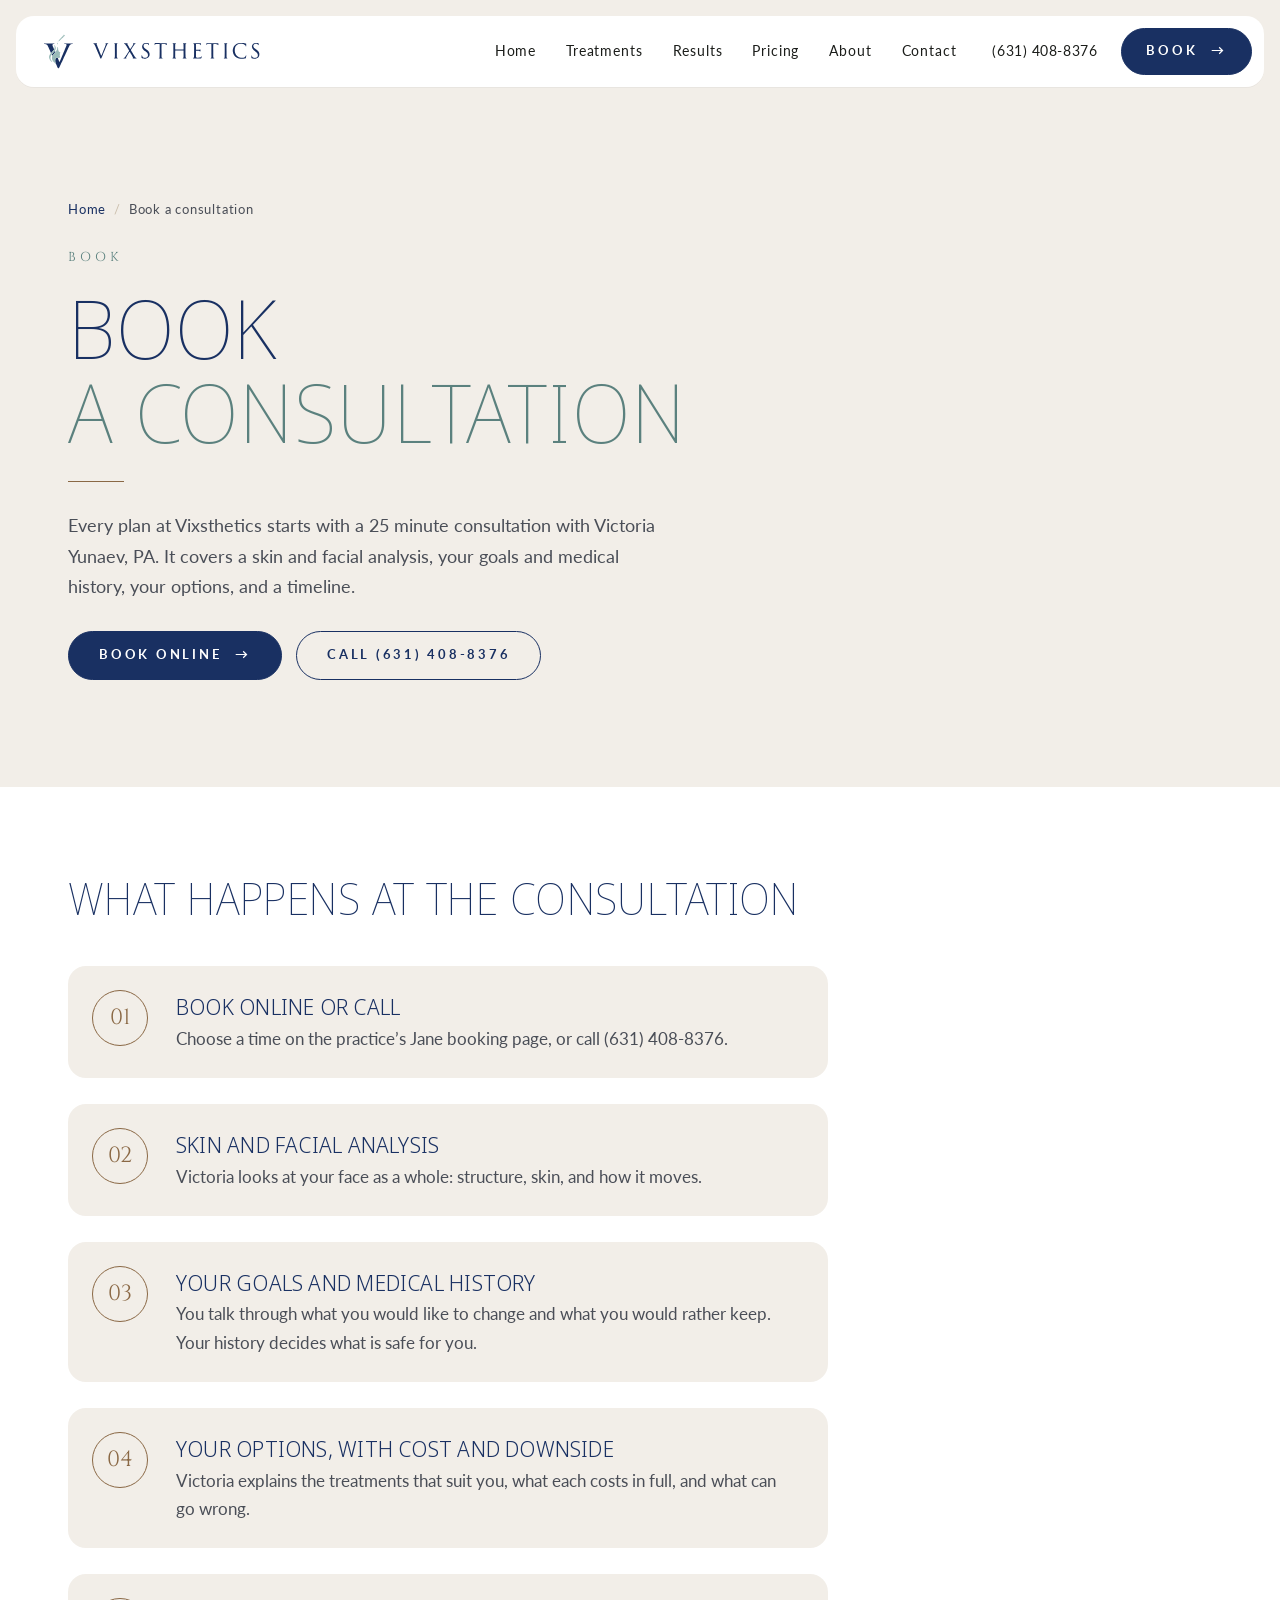
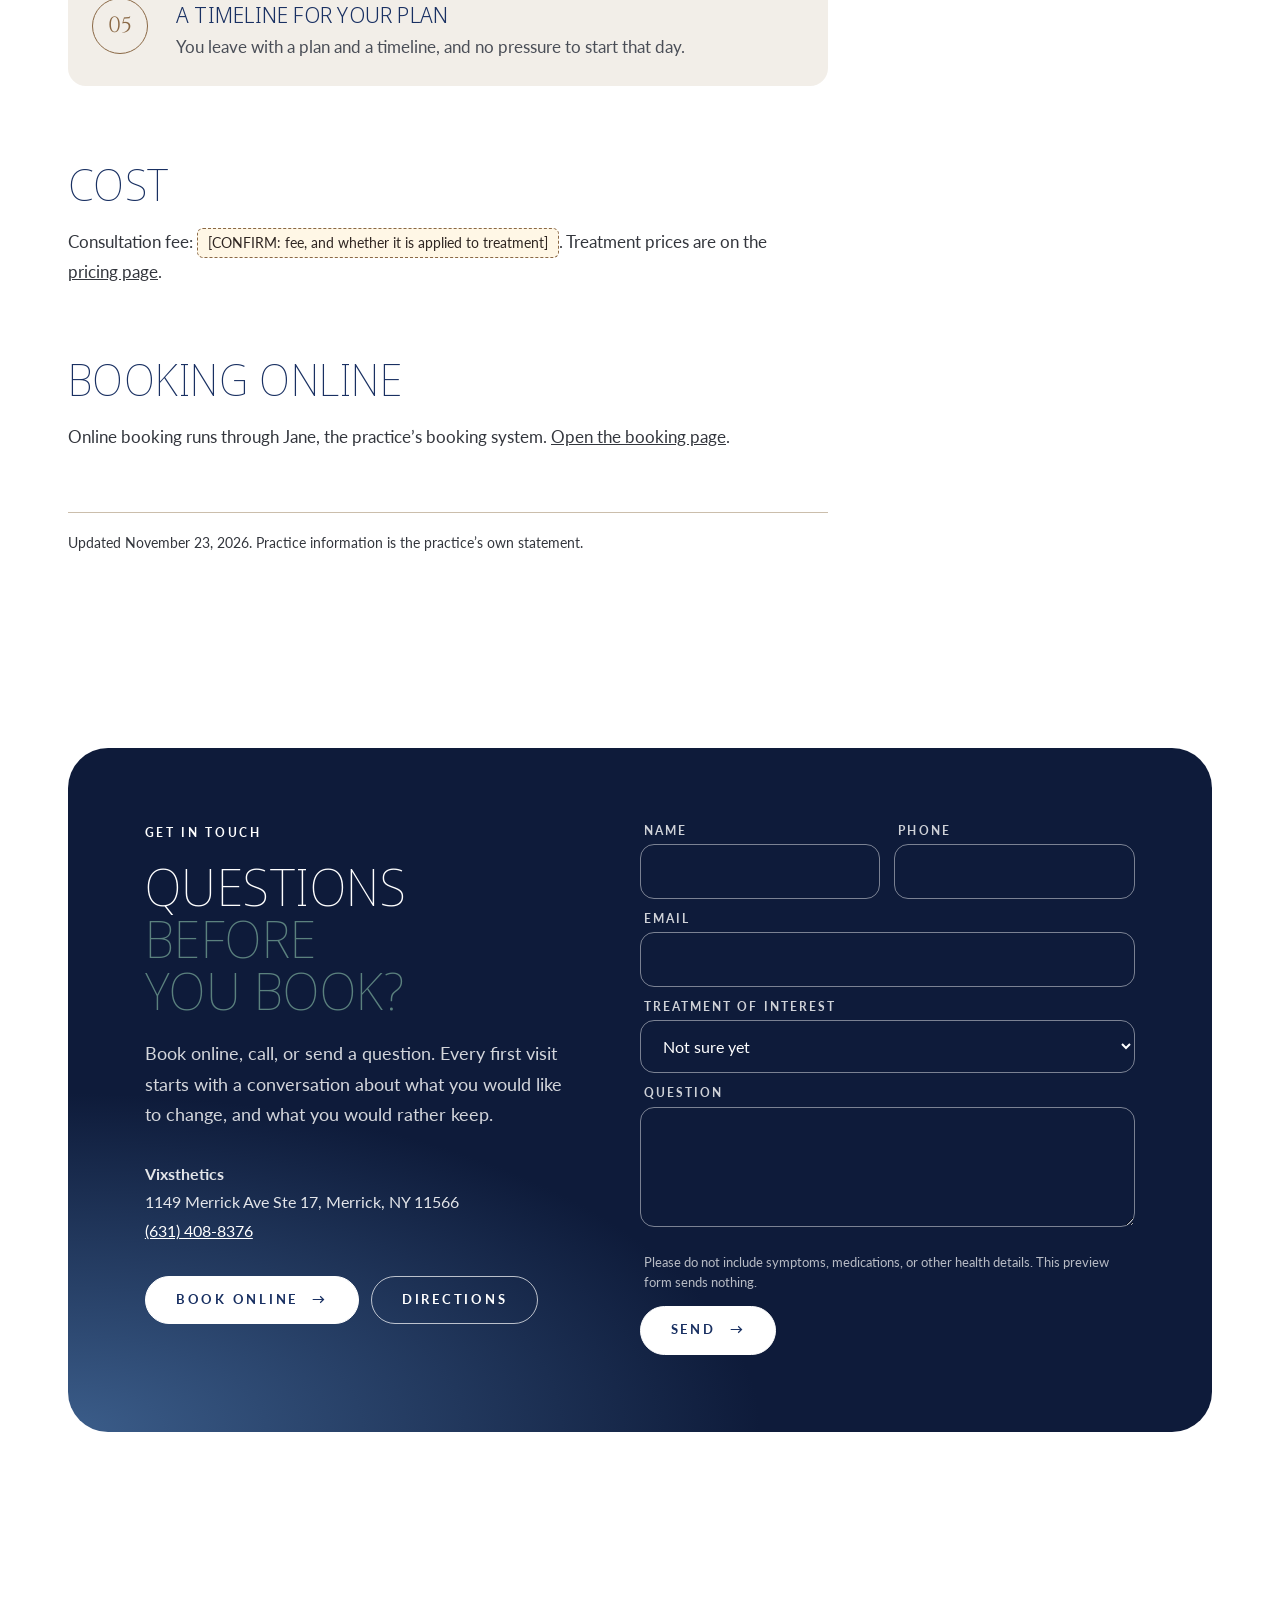
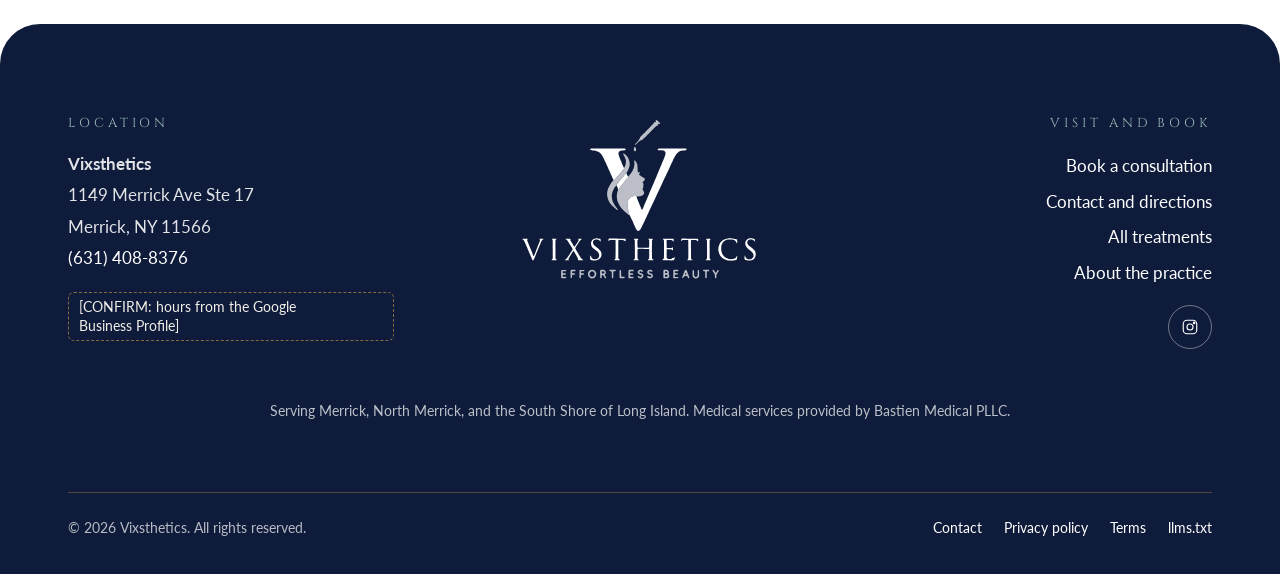
<file: vixsthetics/book/index.html>
<!doctype html>
<html lang="en">
<head>
<meta charset="utf-8">
<meta name="viewport" content="width=device-width, initial-scale=1">
<meta name="robots" content="noindex, nofollow">
<title>Book a Consultation in Merrick, NY | Vixsthetics</title>
<meta name="description" content="Book a 25 minute consultation with Victoria Yunaev, PA at Vixsthetics in Merrick, NY. What happens at the visit and how to book online.">
<link rel="canonical" href="https://vixsthetics.com/book/">
<meta name="color-scheme" content="light">
<meta name="theme-color" content="#ffffff">
<meta property="og:type" content="website">
<meta property="og:site_name" content="Vixsthetics">
<meta property="og:title" content="Book a Consultation in Merrick, NY | Vixsthetics">
<meta property="og:description" content="Book a 25 minute consultation with Victoria Yunaev, PA at Vixsthetics in Merrick, NY. What happens at the visit and how to book online.">
<meta property="og:url" content="https://vixsthetics.com/book/">
<meta property="og:image" content="https://vixsthetics.com/assets/og/book.jpg">
<meta property="og:image:width" content="1200">
<meta property="og:image:height" content="630">
<meta property="og:locale" content="en_US">
<meta name="twitter:card" content="summary_large_image">
<meta name="twitter:title" content="Book a Consultation in Merrick, NY | Vixsthetics">
<meta name="twitter:description" content="Book a 25 minute consultation with Victoria Yunaev, PA at Vixsthetics in Merrick, NY. What happens at the visit and how to book online.">
<meta name="twitter:image" content="https://vixsthetics.com/assets/og/book.jpg">
<link rel="me" href="https://www.instagram.com/vixsthetics">
<link rel="icon" href="../assets/logo/vmark.svg" type="image/svg+xml">
<link rel="preconnect" href="https://fonts.googleapis.com">
<link rel="preconnect" href="https://fonts.gstatic.com" crossorigin>
<link rel="stylesheet" href="https://fonts.googleapis.com/css2?family=Cinzel:wght@400;500&family=Lato:wght@300;400;700&family=Noto+Sans+Display:wght@100;300&display=swap">
<link rel="stylesheet" href="../assets/site.css">
<script type="application/ld+json">
{
 "@context": "https://schema.org",
 "@graph": [
  {
   "@type": "WebSite",
   "@id": "https://vixsthetics.com/#website",
   "url": "https://vixsthetics.com/",
   "name": "Vixsthetics",
   "publisher": {
    "@id": "https://vixsthetics.com/#organization"
   },
   "inLanguage": "en-US"
  },
  {
   "@type": "WebPage",
   "@id": "https://vixsthetics.com/book/#webpage",
   "url": "https://vixsthetics.com/book/",
   "name": "Book a Consultation in Merrick, NY | Vixsthetics",
   "description": "Book a 25 minute consultation with Victoria Yunaev, PA at Vixsthetics in Merrick, NY. What happens at the visit and how to book online.",
   "isPartOf": {
    "@id": "https://vixsthetics.com/#website"
   },
   "about": {
    "@id": "https://vixsthetics.com/#organization"
   },
   "inLanguage": "en-US",
   "dateModified": "2026-11-23",
   "primaryImageOfPage": {
    "@type": "ImageObject",
    "url": "https://vixsthetics.com/assets/og/book.jpg"
   },
   "speakable": {
    "@type": "SpeakableSpecification",
    "cssSelector": [
     ".speakable"
    ]
   },
   "breadcrumb": {
    "@id": "https://vixsthetics.com/book/#breadcrumb"
   }
  },
  {
   "@type": "BreadcrumbList",
   "@id": "https://vixsthetics.com/book/#breadcrumb",
   "itemListElement": [
    {
     "@type": "ListItem",
     "position": 1,
     "name": "Home",
     "item": "https://vixsthetics.com/"
    },
    {
     "@type": "ListItem",
     "position": 2,
     "name": "Book a consultation",
     "item": "https://vixsthetics.com/book/"
    }
   ]
  },
  {
   "@type": "HowTo",
   "@id": "https://vixsthetics.com/book/#howto",
   "name": "How a consultation at Vixsthetics works",
   "step": [
    {
     "@type": "HowToStep",
     "position": 1,
     "name": "Book online or call",
     "text": "Choose a time on the practice's Jane booking page, or call (631) 408-8376."
    },
    {
     "@type": "HowToStep",
     "position": 2,
     "name": "Skin and facial analysis",
     "text": "Victoria looks at your face as a whole: structure, skin, and how it moves."
    },
    {
     "@type": "HowToStep",
     "position": 3,
     "name": "Your goals and medical history",
     "text": "You talk through what you would like to change and what you would rather keep. Your history decides what is safe for you."
    },
    {
     "@type": "HowToStep",
     "position": 4,
     "name": "Your options, with cost and downside",
     "text": "Victoria explains the treatments that suit you, what each costs in full, and what can go wrong."
    },
    {
     "@type": "HowToStep",
     "position": 5,
     "name": "A timeline for your plan",
     "text": "You leave with a plan and a timeline, and no pressure to start that day."
    }
   ]
  }
 ]
}
</script>
<script type="speculationrules">{"prerender":[{"source":"document","where":{"and":[{"href_matches":"/*"},{"not":{"selector_matches":"[rel~=nofollow], [target=_blank]"}}]},"eagerness":"moderate"}]}</script>
</head>
<body>
<a class="skip" href="#main">Skip to content</a>
<header class="site-header">
 <div class="bar">
  <a class="brand" href="../" aria-label="Vixsthetics home"><img class="vm" src="../assets/logo/vmark.svg" width="34" height="36" alt=""><img class="wm" src="../assets/logo/wordmark.svg" width="178" height="21" alt="Vixsthetics"></a>
  <nav class="nav" aria-label="Main"><a href=".././">Home</a><a href="../treatments/">Treatments</a><a href="../results/">Results</a><a href="../pricing/">Pricing</a><a href="../about/">About</a><a href="../contact/">Contact</a></nav>
  <a class="head-tel" href="tel:+16314088376">(631) 408-8376</a>
  <a class="btn" href="../book/">Book <span class="arr" aria-hidden="true">&rarr;</span></a>
  <button class="menu-btn" type="button" aria-label="Menu" aria-expanded="false" aria-controls="mobile-menu"><span></span><span></span><span></span></button>
 </div>
</header>
<div class="mobile-menu" id="mobile-menu" inert><a href=".././">Home</a><a href="../treatments/">Treatments</a><a href="../results/">Results</a><a href="../pricing/">Pricing</a><a href="../about/">About</a><a href="../contact/">Contact</a><a class="btn light" href="../book/">Book a consultation <span class="arr" aria-hidden="true">&rarr;</span></a><a class="mm-tel" href="tel:+16314088376">(631) 408-8376</a></div>
<main id="main">
<section class="page-hero"><div class="wrap"><div><nav class="crumbs" aria-label="Breadcrumb"><ol><li><a href="../">Home</a></li><li aria-current="page">Book a consultation</li></ol></nav><p class="eyebrow">Book</p><h1>Book <span class="h-sage">a&nbsp;consultation</span></h1><hr class="rule"><p class="lead speakable">Every plan at Vixsthetics starts with a 25 minute consultation with Victoria Yunaev, PA. It covers a skin and facial analysis, your goals and medical history, your options, and a timeline.</p><p style="margin-top:30px;display:flex;gap:14px;flex-wrap:wrap"><a class="btn" href="https://vixsthetics.janeapp.com/locations/vixsthetics/book" target="_blank" rel="noopener">Book online <span class="arr" aria-hidden="true">&rarr;</span></a><a class="btn outline" href="tel:+16314088376">Call (631) 408-8376</a></p></div></div></section><section class="pad-sm"><div class="wrap"><div class="prose">
<h2 id="what-happens">What happens at the consultation</h2>
<ol class="steps"><li><div><h3>Book online or call</h3><p>Choose a time on the practice&rsquo;s Jane booking page, or call (631) 408-8376.</p></div></li><li><div><h3>Skin and facial analysis</h3><p>Victoria looks at your face as a whole: structure, skin, and how it moves.</p></div></li><li><div><h3>Your goals and medical history</h3><p>You talk through what you would like to change and what you would rather keep. Your history decides what is safe for you.</p></div></li><li><div><h3>Your options, with cost and downside</h3><p>Victoria explains the treatments that suit you, what each costs in full, and what can go wrong.</p></div></li><li><div><h3>A timeline for your plan</h3><p>You leave with a plan and a timeline, and no pressure to start that day.</p></div></li></ol>
<h2 id="cost">Cost</h2>
<p>Consultation fee: <span class="ph">[CONFIRM: fee, and whether it is applied to treatment]</span>. Treatment prices are on the <a href="../pricing/">pricing page</a>.</p>
<h2 id="booking-link">Booking online</h2>
<p>Online booking runs through Jane, the practice&rsquo;s booking system. <a href="https://vixsthetics.janeapp.com/locations/vixsthetics/book" target="_blank" rel="noopener">Open the booking page</a>.</p>
<p class="updated">Updated <time datetime="2026-11-23">November 23, 2026</time>. Practice information is the practice&rsquo;s own statement.</p>
</div></div></section>
<section class="pad-sm"><div class="wrap"><div class="contact-card reveal">
 <div>
  <p class="label">Get in touch</p>
  <h2>Questions <span class="h-sage">before you&nbsp;book?</span></h2>
  <p class="lead" style="margin-top:22px">Book online, call, or send a question. Every first visit starts with a conversation about what you would like to change, and what you would rather keep.</p>
  <div class="nap"><strong>Vixsthetics</strong><br>1149 Merrick Ave Ste 17, Merrick, NY 11566<br><a href="tel:+16314088376">(631) 408-8376</a></div>
  <p style="margin-top:30px;display:flex;gap:12px;flex-wrap:wrap"><a class="btn light" href="https://vixsthetics.janeapp.com/locations/vixsthetics/book" target="_blank" rel="noopener">Book online <span class="arr" aria-hidden="true">&rarr;</span></a><a class="btn ghost-light" href="../contact/">Directions</a></p>
 </div>
 <form class="f" action="#" method="post" toolname="request_consultation" tooldescription="Ask Vixsthetics in Merrick, NY a question or request a consultation. Never submit health details.">
  <div class="field"><label for="f-name">Name</label><input id="f-name" name="name" autocomplete="name" required></div>
  <div class="field"><label for="f-phone">Phone</label><input id="f-phone" name="phone" type="tel" autocomplete="tel"></div>
  <div class="field full"><label for="f-email">Email</label><input id="f-email" name="email" type="email" autocomplete="email" required></div>
  <div class="field full"><label for="f-int">Treatment of interest</label><select id="f-int" name="treatment"><option>Not sure yet</option><option>Full face neurotoxin treatment</option><option>Neurotoxin</option><option>Lip flip</option><option>Lip filler</option><option>Facial balancing with fillers</option><option>Under eye treatment</option><option>Sculptra or Radiesse</option><option>Microneedling</option><option>IV therapy</option><option>Weight loss management</option><option>Hair restoration</option></select></div>
  <div class="field full"><label for="f-msg">Question</label><textarea id="f-msg" name="message"></textarea></div>
  <input type="hidden" name="ai_source" value="">
  <p class="field full note">Please do not include symptoms, medications, or other health details. This preview form sends nothing.</p>
  <div class="field full"><button class="btn light" type="submit">Send <span class="arr" aria-hidden="true">&rarr;</span></button></div>
  <div class="thanks" role="status"><strong>Thank you.</strong> In the live site this message goes to the practice and you will hear back soon. Nothing was sent from this preview.</div>
 </form>
</div></div></section>
</main>
<footer class="site-footer">
 <div class="wrap">
  <div class="fgrid">
   <div>
    <h2>Location</h2>
    <address><strong>Vixsthetics</strong><br>1149 Merrick Ave Ste 17<br>Merrick, NY 11566<br><a href="tel:+16314088376">(631) 408-8376</a></address>
    <p style="margin:18px 0 0;color:rgba(255,255,255,.8)"><span class="ph" style="background:transparent;color:#F2EEE8;border-color:#8A6845">[CONFIRM: hours from the Google Business Profile]</span></p>
   </div>
   <img class="logo" src="../assets/logo/lockup-white.svg" width="250" height="169" alt="Vixsthetics, Effortless Beauty" loading="lazy">
   <div class="fright">
    <h2>Visit and book</h2>
    <ul class="flinks">
     <li><a href="../book/">Book a consultation</a></li>
     <li><a href="../contact/">Contact and directions</a></li>
     <li><a href="../treatments/">All treatments</a></li>
     <li><a href="../about/">About the practice</a></li>
    </ul>
    <div class="socials"><a href="https://www.instagram.com/vixsthetics" rel="me noopener" target="_blank" aria-label="Vixsthetics on Instagram"><svg viewBox="0 0 24 24" fill="none" stroke="currentColor" stroke-width="1.5" aria-hidden="true"><rect x="3" y="3" width="18" height="18" rx="5"/><circle cx="12" cy="12" r="4"/><circle cx="17.5" cy="6.5" r="1" fill="currentColor"/></svg></a></div>
   </div>
  </div>
  <p style="margin:50px 0 0;font-size:14px;color:rgba(255,255,255,.72);text-align:center">Serving Merrick, North Merrick, and the South Shore of Long Island. Medical services provided by Bastien Medical PLLC.</p>
  <div class="fbase">
   <p style="margin:0">&copy; <span data-year>2026</span> Vixsthetics. All rights reserved.</p>
   <ul><li><a href="../contact/">Contact</a></li><li><a href="../privacy-policy/">Privacy policy</a></li><li><a href="../terms/">Terms</a></li><li><a href="../llms.txt">llms.txt</a></li></ul>
  </div>
 </div>
</footer>
<a class="btn float-book" href="../book/">Book a consultation <span class="arr" aria-hidden="true">&rarr;</span></a>
<dialog class="vmodal" id="video-modal" aria-label="Video">
 <button class="close" type="button" aria-label="Close video">&times;</button>
 <div class="frame"><div><p class="eyebrow" style="color:#9ABBB8">Video placeholder</p><p class="vt"></p><p style="margin-top:14px;font-size:14px;opacity:.75">[VIDEO: to be filmed at the practice photo and video shoot. A transcript will sit under each video on the page.]</p></div></div>
 <p class="sum"></p>
</dialog>
<script src="../assets/site.js" defer></script>
</body>
</html>
</file>
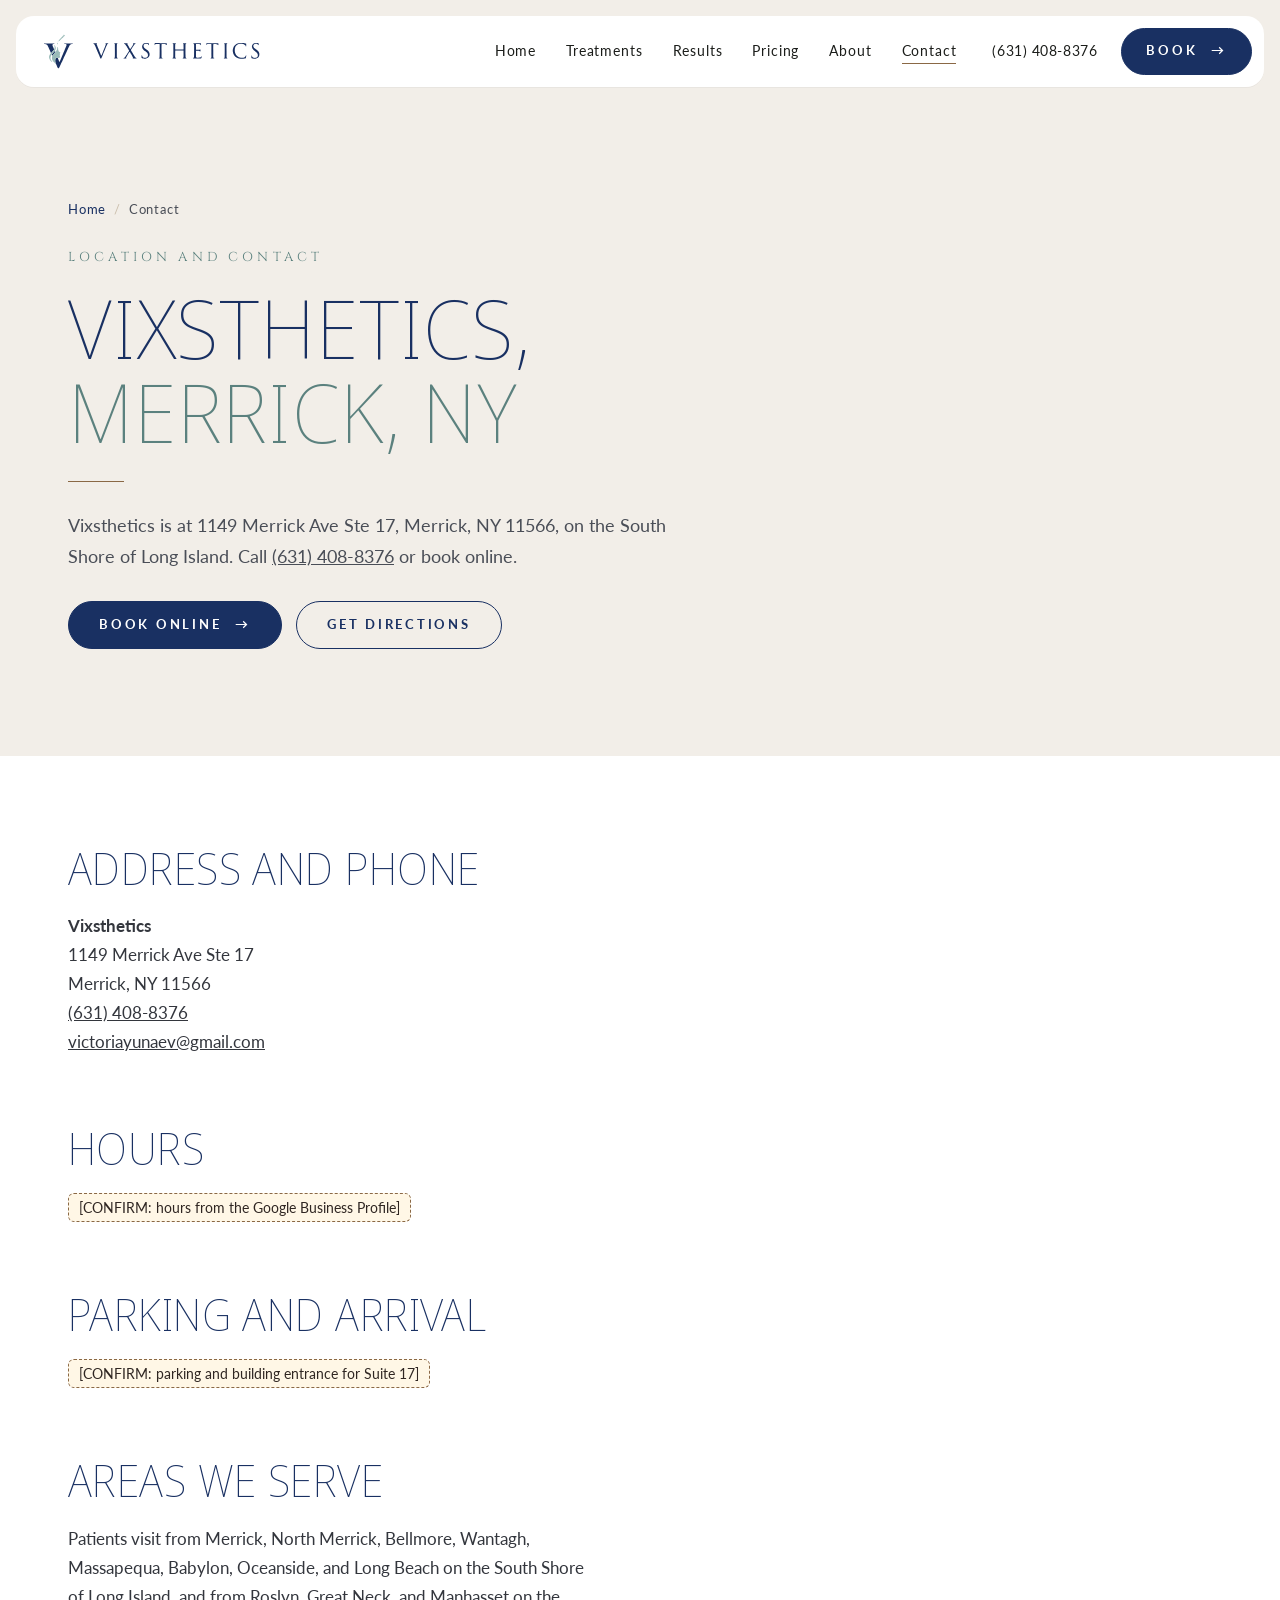
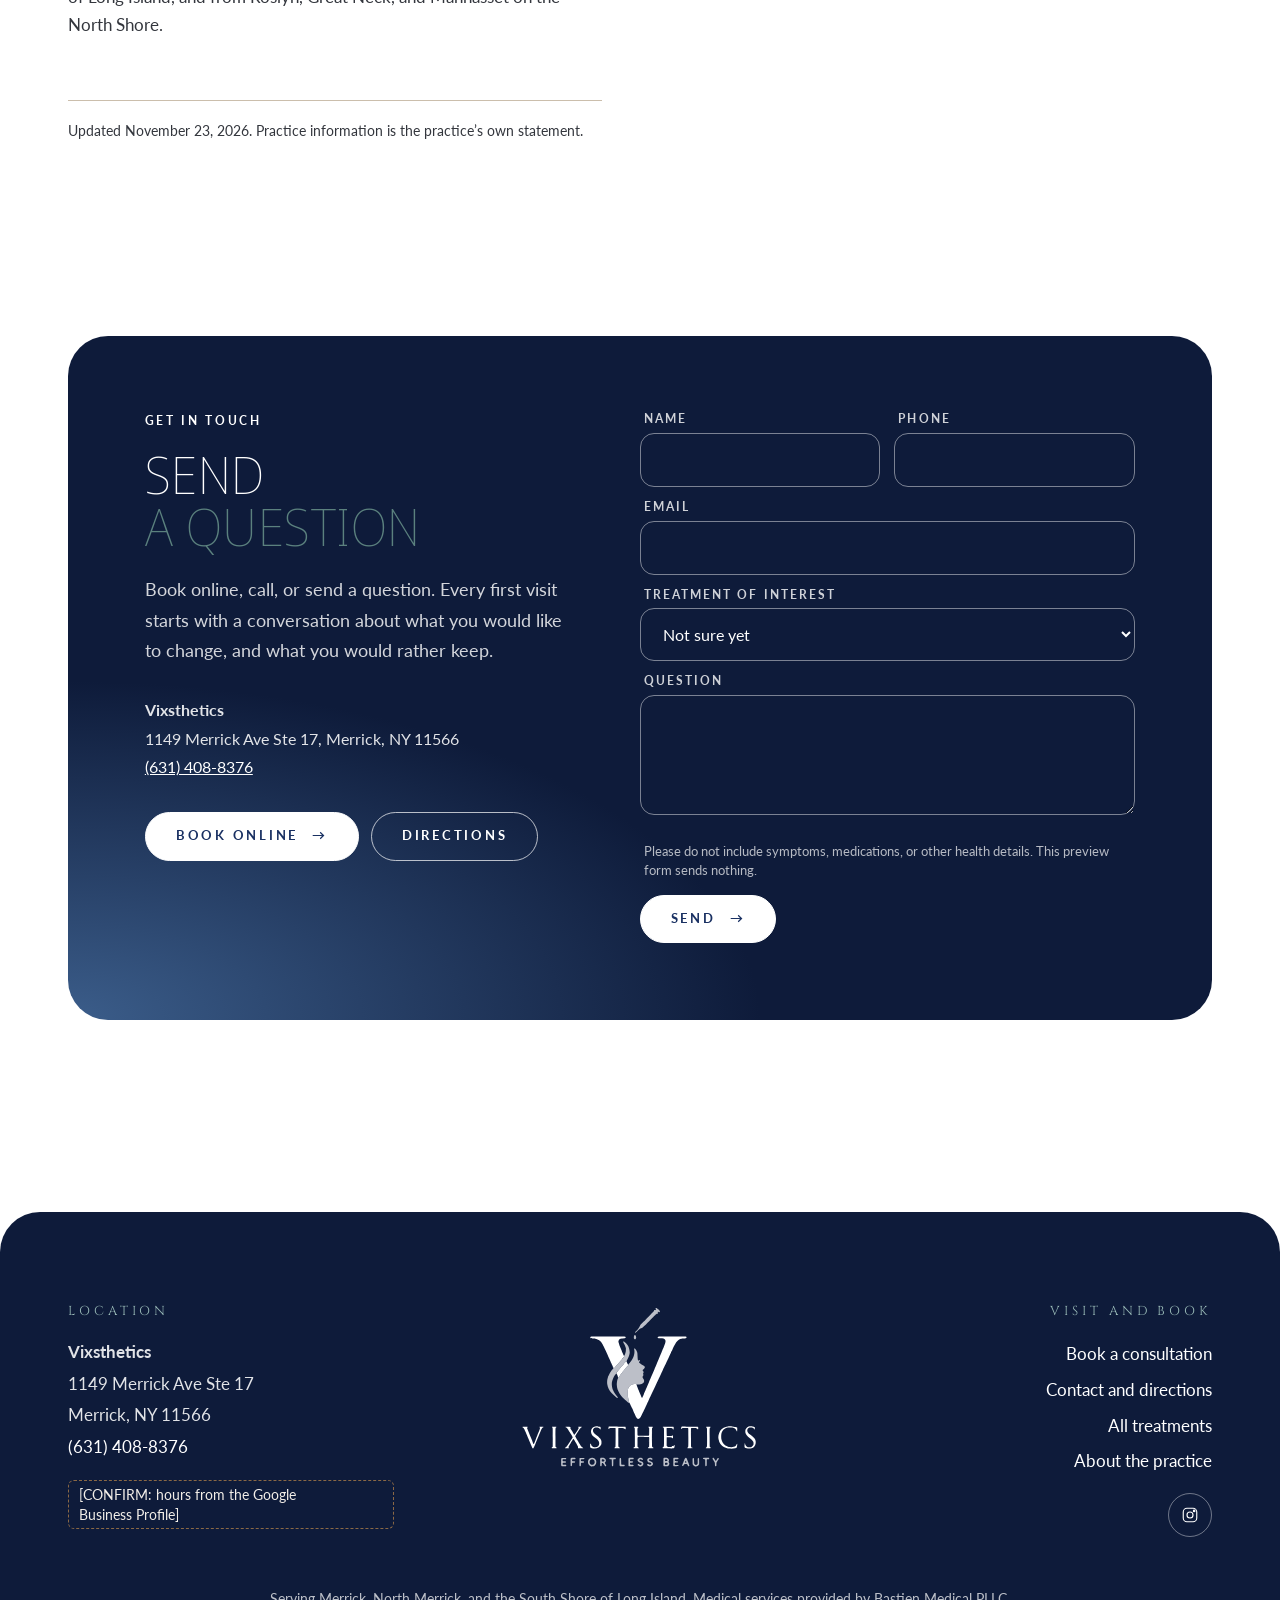
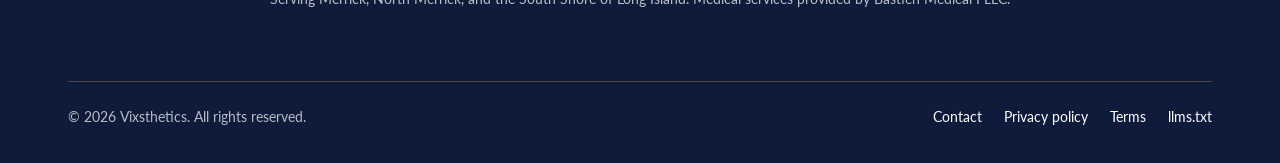
<file: vixsthetics/contact/index.html>
<!doctype html>
<html lang="en">
<head>
<meta charset="utf-8">
<meta name="viewport" content="width=device-width, initial-scale=1">
<meta name="robots" content="noindex, nofollow">
<title>Contact and Directions, Merrick, NY | Vixsthetics</title>
<meta name="description" content="Visit Vixsthetics at 1149 Merrick Ave Ste 17, Merrick, NY 11566. Call (631) 408-8376, book online, or send a question. Directions, hours, and parking.">
<link rel="canonical" href="https://vixsthetics.com/contact/">
<meta name="color-scheme" content="light">
<meta name="theme-color" content="#ffffff">
<meta property="og:type" content="website">
<meta property="og:site_name" content="Vixsthetics">
<meta property="og:title" content="Contact and Directions, Merrick, NY | Vixsthetics">
<meta property="og:description" content="Visit Vixsthetics at 1149 Merrick Ave Ste 17, Merrick, NY 11566. Call (631) 408-8376, book online, or send a question. Directions, hours, and parking.">
<meta property="og:url" content="https://vixsthetics.com/contact/">
<meta property="og:image" content="https://vixsthetics.com/assets/og/contact.jpg">
<meta property="og:image:width" content="1200">
<meta property="og:image:height" content="630">
<meta property="og:locale" content="en_US">
<meta name="twitter:card" content="summary_large_image">
<meta name="twitter:title" content="Contact and Directions, Merrick, NY | Vixsthetics">
<meta name="twitter:description" content="Visit Vixsthetics at 1149 Merrick Ave Ste 17, Merrick, NY 11566. Call (631) 408-8376, book online, or send a question. Directions, hours, and parking.">
<meta name="twitter:image" content="https://vixsthetics.com/assets/og/contact.jpg">
<link rel="me" href="https://www.instagram.com/vixsthetics">
<link rel="icon" href="../assets/logo/vmark.svg" type="image/svg+xml">
<link rel="preconnect" href="https://fonts.googleapis.com">
<link rel="preconnect" href="https://fonts.gstatic.com" crossorigin>
<link rel="stylesheet" href="https://fonts.googleapis.com/css2?family=Cinzel:wght@400;500&family=Lato:wght@300;400;700&family=Noto+Sans+Display:wght@100;300&display=swap">
<link rel="stylesheet" href="../assets/site.css">
<script type="application/ld+json">
{
 "@context": "https://schema.org",
 "@graph": [
  {
   "@type": "WebSite",
   "@id": "https://vixsthetics.com/#website",
   "url": "https://vixsthetics.com/",
   "name": "Vixsthetics",
   "publisher": {
    "@id": "https://vixsthetics.com/#organization"
   },
   "inLanguage": "en-US"
  },
  {
   "@type": "ContactPage",
   "@id": "https://vixsthetics.com/contact/#webpage",
   "url": "https://vixsthetics.com/contact/",
   "name": "Contact and Directions, Merrick, NY | Vixsthetics",
   "description": "Visit Vixsthetics at 1149 Merrick Ave Ste 17, Merrick, NY 11566. Call (631) 408-8376, book online, or send a question. Directions, hours, and parking.",
   "isPartOf": {
    "@id": "https://vixsthetics.com/#website"
   },
   "about": {
    "@id": "https://vixsthetics.com/#organization"
   },
   "inLanguage": "en-US",
   "dateModified": "2026-11-23",
   "primaryImageOfPage": {
    "@type": "ImageObject",
    "url": "https://vixsthetics.com/assets/og/contact.jpg"
   },
   "speakable": {
    "@type": "SpeakableSpecification",
    "cssSelector": [
     ".speakable"
    ]
   },
   "breadcrumb": {
    "@id": "https://vixsthetics.com/contact/#breadcrumb"
   },
   "mainEntity": {
    "@id": "https://vixsthetics.com/#organization"
   }
  },
  {
   "@type": "BreadcrumbList",
   "@id": "https://vixsthetics.com/contact/#breadcrumb",
   "itemListElement": [
    {
     "@type": "ListItem",
     "position": 1,
     "name": "Home",
     "item": "https://vixsthetics.com/"
    },
    {
     "@type": "ListItem",
     "position": 2,
     "name": "Contact",
     "item": "https://vixsthetics.com/contact/"
    }
   ]
  },
  {
   "@type": [
    "MedicalBusiness",
    "LocalBusiness"
   ],
   "@id": "https://vixsthetics.com/#organization",
   "name": "Vixsthetics",
   "alternateName": "Vixsthetics Medical Aesthetics",
   "slogan": "Effortless beauty",
   "description": "Vixsthetics in Merrick, NY: injectables by physician assistant Victoria Yunaev, including neurotoxin, fillers, under eye and biostimulators, for natural results.",
   "url": "https://vixsthetics.com/",
   "logo": {
    "@type": "ImageObject",
    "url": "https://vixsthetics.com/assets/logo/lockup.svg"
   },
   "image": "https://vixsthetics.com/assets/img/victoria-yunaev-pa-vixsthetics-merrick-ny.webp",
   "telephone": "+16314088376",
   "email": "victoriayunaev@gmail.com",
   "address": {
    "@type": "PostalAddress",
    "streetAddress": "1149 Merrick Ave Ste 17",
    "addressLocality": "Merrick",
    "addressRegion": "NY",
    "postalCode": "11566",
    "addressCountry": "US"
   },
   "hasMap": "https://www.google.com/maps/search/?api=1&query=Vixsthetics%2C+1149+Merrick+Ave+Ste+17%2C+Merrick%2C+NY+11566",
   "areaServed": [
    {
     "@type": "City",
     "name": "Merrick, NY"
    },
    {
     "@type": "City",
     "name": "North Merrick, NY"
    },
    {
     "@type": "City",
     "name": "Bellmore, NY"
    },
    {
     "@type": "City",
     "name": "Wantagh, NY"
    },
    {
     "@type": "City",
     "name": "Massapequa, NY"
    },
    {
     "@type": "City",
     "name": "Babylon, NY"
    },
    {
     "@type": "City",
     "name": "Oceanside, NY"
    },
    {
     "@type": "City",
     "name": "Long Beach, NY"
    },
    {
     "@type": "City",
     "name": "Roslyn, NY"
    },
    {
     "@type": "City",
     "name": "Great Neck, NY"
    },
    {
     "@type": "City",
     "name": "Manhasset, NY"
    },
    {
     "@type": "Place",
     "name": "South Shore of Long Island, NY"
    }
   ],
   "founder": {
    "@id": "https://vixsthetics.com/victoria-yunaev/#person"
   },
   "employee": [
    {
     "@id": "https://vixsthetics.com/victoria-yunaev/#person"
    }
   ],
   "knowsAbout": [
    "Neurotoxin treatment",
    "Full face neurotoxin treatment",
    "Lip flip",
    "Facial balancing with fillers",
    "Dermal fillers",
    "Lip filler",
    "Under eye treatment",
    "PRP",
    "PRF",
    "Biostimulators",
    "Sculptra",
    "Radiesse",
    "Microneedling",
    "IV therapy",
    "Weight loss management",
    "Hair restoration"
   ],
   "medicalSpecialty": "Dermatology",
   "sameAs": [
    "https://www.instagram.com/vixsthetics"
   ],
   "potentialAction": {
    "@type": "ReserveAction",
    "name": "Book a consultation",
    "target": {
     "@type": "EntryPoint",
     "urlTemplate": "https://vixsthetics.janeapp.com/locations/vixsthetics/book",
     "actionPlatform": [
      "http://schema.org/DesktopWebPlatform",
      "http://schema.org/MobileWebPlatform"
     ]
    }
   },
   "parentOrganization": {
    "@type": "MedicalOrganization",
    "name": "Bastien Medical PLLC"
   }
  }
 ]
}
</script>
<script type="speculationrules">{"prerender":[{"source":"document","where":{"and":[{"href_matches":"/*"},{"not":{"selector_matches":"[rel~=nofollow], [target=_blank]"}}]},"eagerness":"moderate"}]}</script>
</head>
<body>
<a class="skip" href="#main">Skip to content</a>
<header class="site-header">
 <div class="bar">
  <a class="brand" href="../" aria-label="Vixsthetics home"><img class="vm" src="../assets/logo/vmark.svg" width="34" height="36" alt=""><img class="wm" src="../assets/logo/wordmark.svg" width="178" height="21" alt="Vixsthetics"></a>
  <nav class="nav" aria-label="Main"><a href=".././">Home</a><a href="../treatments/">Treatments</a><a href="../results/">Results</a><a href="../pricing/">Pricing</a><a href="../about/">About</a><a href="../contact/" aria-current="page">Contact</a></nav>
  <a class="head-tel" href="tel:+16314088376">(631) 408-8376</a>
  <a class="btn" href="../book/">Book <span class="arr" aria-hidden="true">&rarr;</span></a>
  <button class="menu-btn" type="button" aria-label="Menu" aria-expanded="false" aria-controls="mobile-menu"><span></span><span></span><span></span></button>
 </div>
</header>
<div class="mobile-menu" id="mobile-menu" inert><a href=".././">Home</a><a href="../treatments/">Treatments</a><a href="../results/">Results</a><a href="../pricing/">Pricing</a><a href="../about/">About</a><a href="../contact/">Contact</a><a class="btn light" href="../book/">Book a consultation <span class="arr" aria-hidden="true">&rarr;</span></a><a class="mm-tel" href="tel:+16314088376">(631) 408-8376</a></div>
<main id="main">
<section class="page-hero"><div class="wrap"><div><nav class="crumbs" aria-label="Breadcrumb"><ol><li><a href="../">Home</a></li><li aria-current="page">Contact</li></ol></nav><p class="eyebrow">Location and contact</p><h1>Vixsthetics, <span class="h-sage">Merrick,&nbsp;NY</span></h1><hr class="rule"><p class="lead speakable">Vixsthetics is at 1149 Merrick Ave Ste 17, Merrick, NY 11566, on the South Shore of Long Island. Call <a href="tel:+16314088376">(631) 408-8376</a> or book online.</p><p style="margin-top:30px;display:flex;gap:14px;flex-wrap:wrap"><a class="btn" href="https://vixsthetics.janeapp.com/locations/vixsthetics/book" target="_blank" rel="noopener">Book online <span class="arr" aria-hidden="true">&rarr;</span></a><a class="btn outline" href="https://www.google.com/maps/search/?api=1&query=Vixsthetics%2C+1149+Merrick+Ave+Ste+17%2C+Merrick%2C+NY+11566" target="_blank" rel="noopener">Get directions</a></p></div></div></section><section class="pad-sm"><div class="wrap split" style="align-items:start">
 <div class="prose reveal">
  <h2 id="address">Address and phone</h2>
  <p><strong>Vixsthetics</strong><br>1149 Merrick Ave Ste 17<br>Merrick, NY 11566<br><a href="tel:+16314088376">(631) 408-8376</a><br><a href="mailto:victoriayunaev@gmail.com">victoriayunaev@gmail.com</a></p>
  <h2 id="hours">Hours</h2>
  <p><span class="ph">[CONFIRM: hours from the Google Business Profile]</span></p>
  <h2 id="parking">Parking and arrival</h2>
  <p><span class="ph">[CONFIRM: parking and building entrance for Suite 17]</span></p>
  <h2 id="areas">Areas we serve</h2>
  <p>Patients visit from Merrick, North Merrick, Bellmore, Wantagh, Massapequa, Babylon, Oceanside, and Long Beach on the South Shore of Long Island, and from Roslyn, Great Neck, and Manhasset on the North Shore.</p>
  <p class="updated">Updated <time datetime="2026-11-23">November 23, 2026</time>. Practice information is the practice&rsquo;s own statement.</p>
 </div>
 <div class="reveal d1"><iframe class="map" src="https://www.google.com/maps?q=Vixsthetics,+1149+Merrick+Ave+Ste+17,+Merrick,+NY+11566&output=embed" title="Map to Vixsthetics, 1149 Merrick Ave Ste 17, Merrick, NY 11566" loading="lazy" referrerpolicy="no-referrer-when-downgrade"></iframe></div>
</div></section>
<section class="pad-sm"><div class="wrap"><div class="contact-card reveal">
 <div>
  <p class="label">Get in touch</p>
  <h2>Send <span class="h-sage">a&nbsp;question</span></h2>
  <p class="lead" style="margin-top:22px">Book online, call, or send a question. Every first visit starts with a conversation about what you would like to change, and what you would rather keep.</p>
  <div class="nap"><strong>Vixsthetics</strong><br>1149 Merrick Ave Ste 17, Merrick, NY 11566<br><a href="tel:+16314088376">(631) 408-8376</a></div>
  <p style="margin-top:30px;display:flex;gap:12px;flex-wrap:wrap"><a class="btn light" href="https://vixsthetics.janeapp.com/locations/vixsthetics/book" target="_blank" rel="noopener">Book online <span class="arr" aria-hidden="true">&rarr;</span></a><a class="btn ghost-light" href="../contact/">Directions</a></p>
 </div>
 <form class="f" action="#" method="post" toolname="request_consultation" tooldescription="Ask Vixsthetics in Merrick, NY a question or request a consultation. Never submit health details.">
  <div class="field"><label for="f-name">Name</label><input id="f-name" name="name" autocomplete="name" required></div>
  <div class="field"><label for="f-phone">Phone</label><input id="f-phone" name="phone" type="tel" autocomplete="tel"></div>
  <div class="field full"><label for="f-email">Email</label><input id="f-email" name="email" type="email" autocomplete="email" required></div>
  <div class="field full"><label for="f-int">Treatment of interest</label><select id="f-int" name="treatment"><option>Not sure yet</option><option>Full face neurotoxin treatment</option><option>Neurotoxin</option><option>Lip flip</option><option>Lip filler</option><option>Facial balancing with fillers</option><option>Under eye treatment</option><option>Sculptra or Radiesse</option><option>Microneedling</option><option>IV therapy</option><option>Weight loss management</option><option>Hair restoration</option></select></div>
  <div class="field full"><label for="f-msg">Question</label><textarea id="f-msg" name="message"></textarea></div>
  <input type="hidden" name="ai_source" value="">
  <p class="field full note">Please do not include symptoms, medications, or other health details. This preview form sends nothing.</p>
  <div class="field full"><button class="btn light" type="submit">Send <span class="arr" aria-hidden="true">&rarr;</span></button></div>
  <div class="thanks" role="status"><strong>Thank you.</strong> In the live site this message goes to the practice and you will hear back soon. Nothing was sent from this preview.</div>
 </form>
</div></div></section>
</main>
<footer class="site-footer">
 <div class="wrap">
  <div class="fgrid">
   <div>
    <h2>Location</h2>
    <address><strong>Vixsthetics</strong><br>1149 Merrick Ave Ste 17<br>Merrick, NY 11566<br><a href="tel:+16314088376">(631) 408-8376</a></address>
    <p style="margin:18px 0 0;color:rgba(255,255,255,.8)"><span class="ph" style="background:transparent;color:#F2EEE8;border-color:#8A6845">[CONFIRM: hours from the Google Business Profile]</span></p>
   </div>
   <img class="logo" src="../assets/logo/lockup-white.svg" width="250" height="169" alt="Vixsthetics, Effortless Beauty" loading="lazy">
   <div class="fright">
    <h2>Visit and book</h2>
    <ul class="flinks">
     <li><a href="../book/">Book a consultation</a></li>
     <li><a href="../contact/">Contact and directions</a></li>
     <li><a href="../treatments/">All treatments</a></li>
     <li><a href="../about/">About the practice</a></li>
    </ul>
    <div class="socials"><a href="https://www.instagram.com/vixsthetics" rel="me noopener" target="_blank" aria-label="Vixsthetics on Instagram"><svg viewBox="0 0 24 24" fill="none" stroke="currentColor" stroke-width="1.5" aria-hidden="true"><rect x="3" y="3" width="18" height="18" rx="5"/><circle cx="12" cy="12" r="4"/><circle cx="17.5" cy="6.5" r="1" fill="currentColor"/></svg></a></div>
   </div>
  </div>
  <p style="margin:50px 0 0;font-size:14px;color:rgba(255,255,255,.72);text-align:center">Serving Merrick, North Merrick, and the South Shore of Long Island. Medical services provided by Bastien Medical PLLC.</p>
  <div class="fbase">
   <p style="margin:0">&copy; <span data-year>2026</span> Vixsthetics. All rights reserved.</p>
   <ul><li><a href="../contact/">Contact</a></li><li><a href="../privacy-policy/">Privacy policy</a></li><li><a href="../terms/">Terms</a></li><li><a href="../llms.txt">llms.txt</a></li></ul>
  </div>
 </div>
</footer>
<a class="btn float-book" href="../book/">Book a consultation <span class="arr" aria-hidden="true">&rarr;</span></a>
<dialog class="vmodal" id="video-modal" aria-label="Video">
 <button class="close" type="button" aria-label="Close video">&times;</button>
 <div class="frame"><div><p class="eyebrow" style="color:#9ABBB8">Video placeholder</p><p class="vt"></p><p style="margin-top:14px;font-size:14px;opacity:.75">[VIDEO: to be filmed at the practice photo and video shoot. A transcript will sit under each video on the page.]</p></div></div>
 <p class="sum"></p>
</dialog>
<script src="../assets/site.js" defer></script>
</body>
</html>
</file>
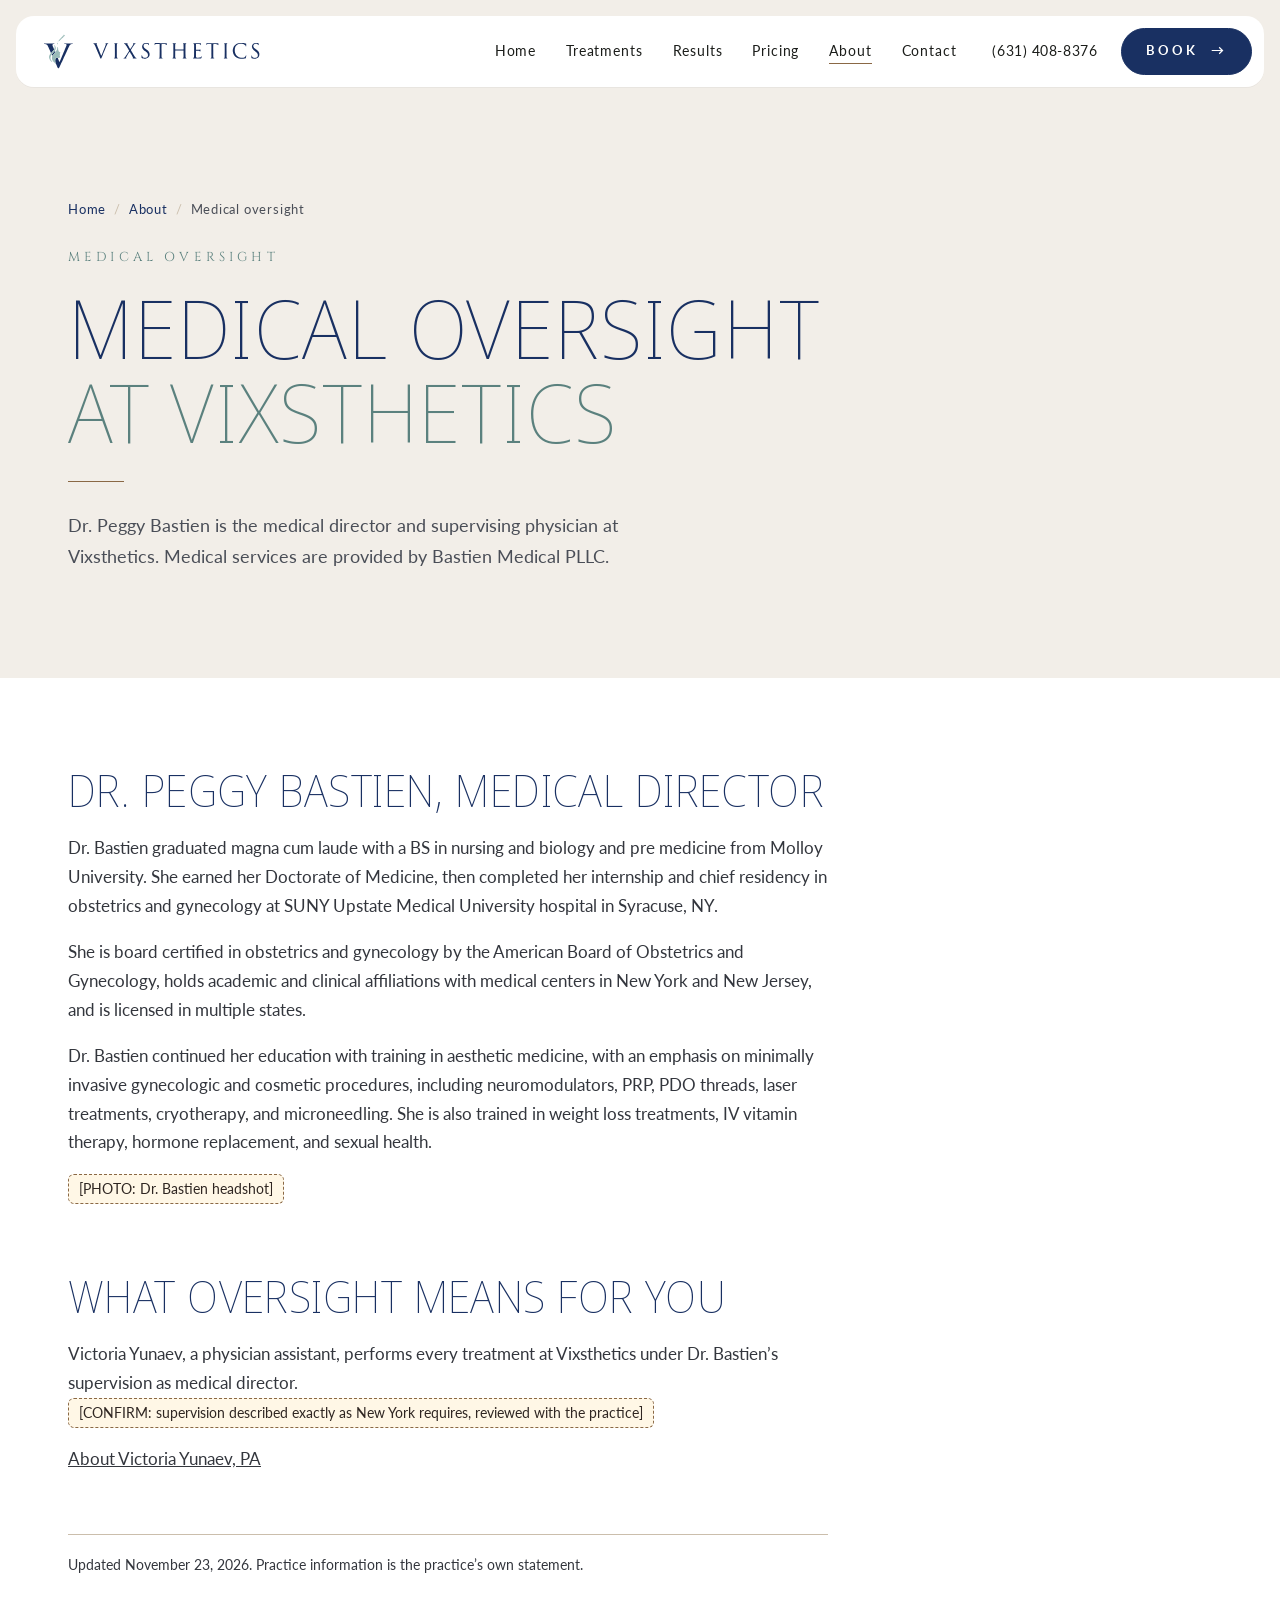
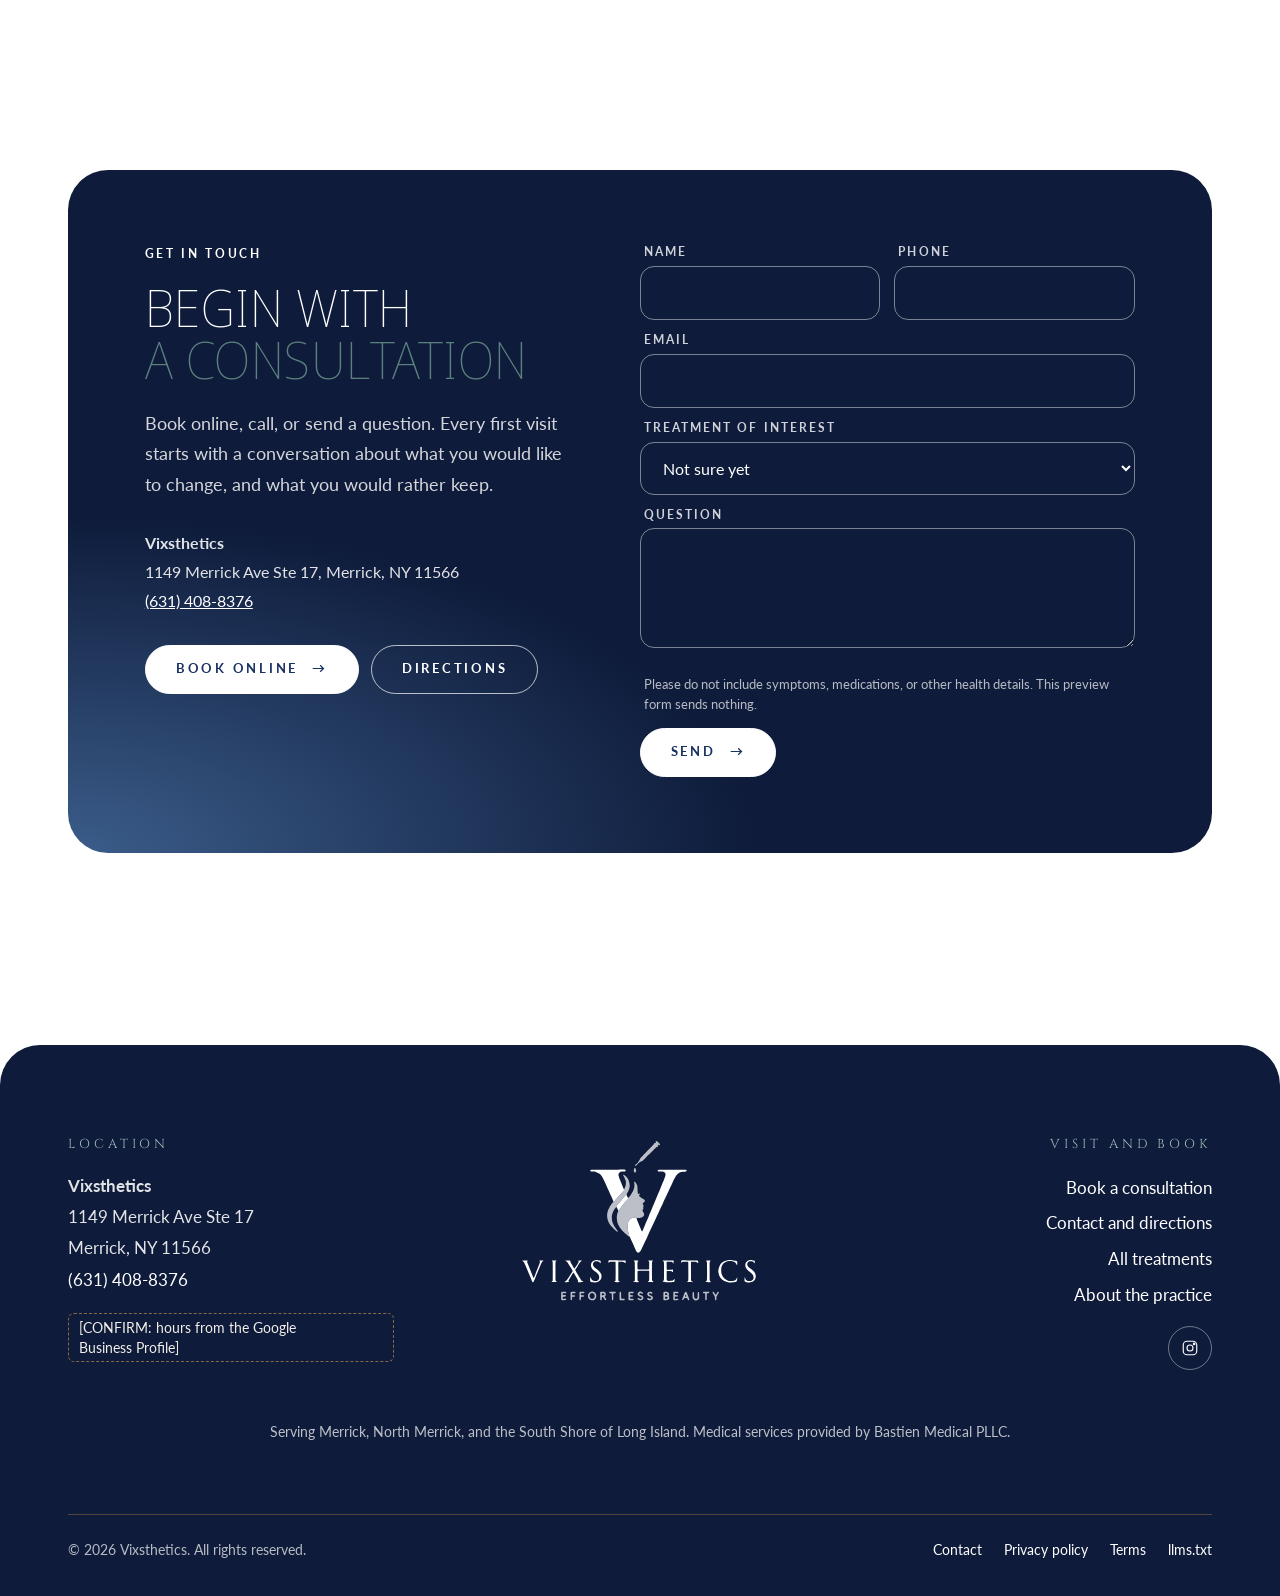
<file: vixsthetics/medical-oversight/index.html>
<!doctype html>
<html lang="en">
<head>
<meta charset="utf-8">
<meta name="viewport" content="width=device-width, initial-scale=1">
<meta name="robots" content="noindex, nofollow">
<title>Medical Oversight at Vixsthetics, Merrick, NY</title>
<meta name="description" content="Dr. Peggy Bastien, board certified in obstetrics and gynecology, is medical director and supervising physician at Vixsthetics in Merrick, NY.">
<link rel="canonical" href="https://vixsthetics.com/medical-oversight/">
<meta name="color-scheme" content="light">
<meta name="theme-color" content="#ffffff">
<meta property="og:type" content="website">
<meta property="og:site_name" content="Vixsthetics">
<meta property="og:title" content="Medical Oversight at Vixsthetics, Merrick, NY">
<meta property="og:description" content="Dr. Peggy Bastien, board certified in obstetrics and gynecology, is medical director and supervising physician at Vixsthetics in Merrick, NY.">
<meta property="og:url" content="https://vixsthetics.com/medical-oversight/">
<meta property="og:image" content="https://vixsthetics.com/assets/og/medical-oversight.jpg">
<meta property="og:image:width" content="1200">
<meta property="og:image:height" content="630">
<meta property="og:locale" content="en_US">
<meta name="twitter:card" content="summary_large_image">
<meta name="twitter:title" content="Medical Oversight at Vixsthetics, Merrick, NY">
<meta name="twitter:description" content="Dr. Peggy Bastien, board certified in obstetrics and gynecology, is medical director and supervising physician at Vixsthetics in Merrick, NY.">
<meta name="twitter:image" content="https://vixsthetics.com/assets/og/medical-oversight.jpg">
<link rel="me" href="https://www.instagram.com/vixsthetics">
<link rel="icon" href="../assets/logo/vmark.svg" type="image/svg+xml">
<link rel="preconnect" href="https://fonts.googleapis.com">
<link rel="preconnect" href="https://fonts.gstatic.com" crossorigin>
<link rel="stylesheet" href="https://fonts.googleapis.com/css2?family=Cinzel:wght@400;500&family=Lato:wght@300;400;700&family=Noto+Sans+Display:wght@100;300&display=swap">
<link rel="stylesheet" href="../assets/site.css">
<script type="application/ld+json">
{
 "@context": "https://schema.org",
 "@graph": [
  {
   "@type": "WebSite",
   "@id": "https://vixsthetics.com/#website",
   "url": "https://vixsthetics.com/",
   "name": "Vixsthetics",
   "publisher": {
    "@id": "https://vixsthetics.com/#organization"
   },
   "inLanguage": "en-US"
  },
  {
   "@type": "ProfilePage",
   "@id": "https://vixsthetics.com/medical-oversight/#webpage",
   "url": "https://vixsthetics.com/medical-oversight/",
   "name": "Medical Oversight at Vixsthetics, Merrick, NY",
   "description": "Dr. Peggy Bastien, board certified in obstetrics and gynecology, is medical director and supervising physician at Vixsthetics in Merrick, NY.",
   "isPartOf": {
    "@id": "https://vixsthetics.com/#website"
   },
   "about": {
    "@id": "https://vixsthetics.com/#organization"
   },
   "inLanguage": "en-US",
   "dateModified": "2026-11-23",
   "primaryImageOfPage": {
    "@type": "ImageObject",
    "url": "https://vixsthetics.com/assets/og/medical-oversight.jpg"
   },
   "speakable": {
    "@type": "SpeakableSpecification",
    "cssSelector": [
     ".speakable"
    ]
   },
   "breadcrumb": {
    "@id": "https://vixsthetics.com/medical-oversight/#breadcrumb"
   },
   "mainEntity": {
    "@id": "https://vixsthetics.com/medical-oversight/#person"
   }
  },
  {
   "@type": "BreadcrumbList",
   "@id": "https://vixsthetics.com/medical-oversight/#breadcrumb",
   "itemListElement": [
    {
     "@type": "ListItem",
     "position": 1,
     "name": "Home",
     "item": "https://vixsthetics.com/"
    },
    {
     "@type": "ListItem",
     "position": 2,
     "name": "About",
     "item": "https://vixsthetics.com/about/"
    },
    {
     "@type": "ListItem",
     "position": 3,
     "name": "Medical oversight",
     "item": "https://vixsthetics.com/medical-oversight/"
    }
   ]
  },
  {
   "@type": "Person",
   "@id": "https://vixsthetics.com/medical-oversight/#person",
   "name": "Peggy Bastien",
   "honorificPrefix": "Dr.",
   "jobTitle": "Medical Director and Supervising Physician",
   "url": "https://vixsthetics.com/medical-oversight/",
   "alumniOf": [
    {
     "@type": "CollegeOrUniversity",
     "name": "Molloy University"
    }
   ],
   "hasCredential": [
    {
     "@type": "EducationalOccupationalCredential",
     "credentialCategory": "Board certification",
     "name": "Board certification in Obstetrics and Gynecology",
     "recognizedBy": {
      "@type": "Organization",
      "name": "American Board of Obstetrics and Gynecology"
     }
    }
   ],
   "worksFor": {
    "@type": "MedicalOrganization",
    "name": "Bastien Medical PLLC"
   },
   "affiliation": {
    "@id": "https://vixsthetics.com/#organization"
   }
  }
 ]
}
</script>
<script type="speculationrules">{"prerender":[{"source":"document","where":{"and":[{"href_matches":"/*"},{"not":{"selector_matches":"[rel~=nofollow], [target=_blank]"}}]},"eagerness":"moderate"}]}</script>
</head>
<body>
<a class="skip" href="#main">Skip to content</a>
<header class="site-header">
 <div class="bar">
  <a class="brand" href="../" aria-label="Vixsthetics home"><img class="vm" src="../assets/logo/vmark.svg" width="34" height="36" alt=""><img class="wm" src="../assets/logo/wordmark.svg" width="178" height="21" alt="Vixsthetics"></a>
  <nav class="nav" aria-label="Main"><a href=".././">Home</a><a href="../treatments/">Treatments</a><a href="../results/">Results</a><a href="../pricing/">Pricing</a><a href="../about/" aria-current="page">About</a><a href="../contact/">Contact</a></nav>
  <a class="head-tel" href="tel:+16314088376">(631) 408-8376</a>
  <a class="btn" href="../book/">Book <span class="arr" aria-hidden="true">&rarr;</span></a>
  <button class="menu-btn" type="button" aria-label="Menu" aria-expanded="false" aria-controls="mobile-menu"><span></span><span></span><span></span></button>
 </div>
</header>
<div class="mobile-menu" id="mobile-menu" inert><a href=".././">Home</a><a href="../treatments/">Treatments</a><a href="../results/">Results</a><a href="../pricing/">Pricing</a><a href="../about/">About</a><a href="../contact/">Contact</a><a class="btn light" href="../book/">Book a consultation <span class="arr" aria-hidden="true">&rarr;</span></a><a class="mm-tel" href="tel:+16314088376">(631) 408-8376</a></div>
<main id="main">
<section class="page-hero"><div class="wrap"><div><nav class="crumbs" aria-label="Breadcrumb"><ol><li><a href="../">Home</a></li><li><a href="../about/">About</a></li><li aria-current="page">Medical oversight</li></ol></nav><p class="eyebrow">Medical oversight</p><h1>Medical oversight <span class="h-sage">at Vixsthetics</span></h1><hr class="rule"><p class="lead speakable">Dr. Peggy Bastien is the medical director and supervising physician at Vixsthetics. Medical services are provided by Bastien Medical PLLC.</p></div></div></section><section class="pad-sm"><div class="wrap"><div class="prose">
<h2 id="dr-bastien">Dr. Peggy Bastien, medical director</h2>
<p>Dr. Bastien graduated magna cum laude with a BS in nursing and biology and pre medicine from Molloy University. She earned her Doctorate of Medicine, then completed her internship and chief residency in obstetrics and gynecology at SUNY Upstate Medical University hospital in Syracuse, NY.</p>
<p>She is board certified in obstetrics and gynecology by the American Board of Obstetrics and Gynecology, holds academic and clinical affiliations with medical centers in New York and New Jersey, and is licensed in multiple states.</p>
<p>Dr. Bastien continued her education with training in aesthetic medicine, with an emphasis on minimally invasive gynecologic and cosmetic procedures, including neuromodulators, PRP, PDO threads, laser treatments, cryotherapy, and microneedling. She is also trained in weight loss treatments, IV vitamin therapy, hormone replacement, and sexual health.</p>
<p><span class="ph">[PHOTO: Dr. Bastien headshot]</span></p>
<h2 id="what-oversight-means">What oversight means for you</h2>
<p>Victoria Yunaev, a physician assistant, performs every treatment at Vixsthetics under Dr. Bastien&rsquo;s supervision as medical director. <span class="ph">[CONFIRM: supervision described exactly as New York requires, reviewed with the practice]</span></p>
<p><a href="../victoria-yunaev/">About Victoria Yunaev, PA</a></p>
<p class="updated">Updated <time datetime="2026-11-23">November 23, 2026</time>. Practice information is the practice&rsquo;s own statement.</p>
</div></div></section>
<section class="pad-sm"><div class="wrap"><div class="contact-card reveal">
 <div>
  <p class="label">Get in touch</p>
  <h2>Begin with <span class="h-sage">a&nbsp;consultation</span></h2>
  <p class="lead" style="margin-top:22px">Book online, call, or send a question. Every first visit starts with a conversation about what you would like to change, and what you would rather keep.</p>
  <div class="nap"><strong>Vixsthetics</strong><br>1149 Merrick Ave Ste 17, Merrick, NY 11566<br><a href="tel:+16314088376">(631) 408-8376</a></div>
  <p style="margin-top:30px;display:flex;gap:12px;flex-wrap:wrap"><a class="btn light" href="https://vixsthetics.janeapp.com/locations/vixsthetics/book" target="_blank" rel="noopener">Book online <span class="arr" aria-hidden="true">&rarr;</span></a><a class="btn ghost-light" href="../contact/">Directions</a></p>
 </div>
 <form class="f" action="#" method="post" toolname="request_consultation" tooldescription="Ask Vixsthetics in Merrick, NY a question or request a consultation. Never submit health details.">
  <div class="field"><label for="f-name">Name</label><input id="f-name" name="name" autocomplete="name" required></div>
  <div class="field"><label for="f-phone">Phone</label><input id="f-phone" name="phone" type="tel" autocomplete="tel"></div>
  <div class="field full"><label for="f-email">Email</label><input id="f-email" name="email" type="email" autocomplete="email" required></div>
  <div class="field full"><label for="f-int">Treatment of interest</label><select id="f-int" name="treatment"><option>Not sure yet</option><option>Full face neurotoxin treatment</option><option>Neurotoxin</option><option>Lip flip</option><option>Lip filler</option><option>Facial balancing with fillers</option><option>Under eye treatment</option><option>Sculptra or Radiesse</option><option>Microneedling</option><option>IV therapy</option><option>Weight loss management</option><option>Hair restoration</option></select></div>
  <div class="field full"><label for="f-msg">Question</label><textarea id="f-msg" name="message"></textarea></div>
  <input type="hidden" name="ai_source" value="">
  <p class="field full note">Please do not include symptoms, medications, or other health details. This preview form sends nothing.</p>
  <div class="field full"><button class="btn light" type="submit">Send <span class="arr" aria-hidden="true">&rarr;</span></button></div>
  <div class="thanks" role="status"><strong>Thank you.</strong> In the live site this message goes to the practice and you will hear back soon. Nothing was sent from this preview.</div>
 </form>
</div></div></section>
</main>
<footer class="site-footer">
 <div class="wrap">
  <div class="fgrid">
   <div>
    <h2>Location</h2>
    <address><strong>Vixsthetics</strong><br>1149 Merrick Ave Ste 17<br>Merrick, NY 11566<br><a href="tel:+16314088376">(631) 408-8376</a></address>
    <p style="margin:18px 0 0;color:rgba(255,255,255,.8)"><span class="ph" style="background:transparent;color:#F2EEE8;border-color:#8A6845">[CONFIRM: hours from the Google Business Profile]</span></p>
   </div>
   <img class="logo" src="../assets/logo/lockup-white.svg" width="250" height="169" alt="Vixsthetics, Effortless Beauty" loading="lazy">
   <div class="fright">
    <h2>Visit and book</h2>
    <ul class="flinks">
     <li><a href="../book/">Book a consultation</a></li>
     <li><a href="../contact/">Contact and directions</a></li>
     <li><a href="../treatments/">All treatments</a></li>
     <li><a href="../about/">About the practice</a></li>
    </ul>
    <div class="socials"><a href="https://www.instagram.com/vixsthetics" rel="me noopener" target="_blank" aria-label="Vixsthetics on Instagram"><svg viewBox="0 0 24 24" fill="none" stroke="currentColor" stroke-width="1.5" aria-hidden="true"><rect x="3" y="3" width="18" height="18" rx="5"/><circle cx="12" cy="12" r="4"/><circle cx="17.5" cy="6.5" r="1" fill="currentColor"/></svg></a></div>
   </div>
  </div>
  <p style="margin:50px 0 0;font-size:14px;color:rgba(255,255,255,.72);text-align:center">Serving Merrick, North Merrick, and the South Shore of Long Island. Medical services provided by Bastien Medical PLLC.</p>
  <div class="fbase">
   <p style="margin:0">&copy; <span data-year>2026</span> Vixsthetics. All rights reserved.</p>
   <ul><li><a href="../contact/">Contact</a></li><li><a href="../privacy-policy/">Privacy policy</a></li><li><a href="../terms/">Terms</a></li><li><a href="../llms.txt">llms.txt</a></li></ul>
  </div>
 </div>
</footer>
<a class="btn float-book" href="../book/">Book a consultation <span class="arr" aria-hidden="true">&rarr;</span></a>
<dialog class="vmodal" id="video-modal" aria-label="Video">
 <button class="close" type="button" aria-label="Close video">&times;</button>
 <div class="frame"><div><p class="eyebrow" style="color:#9ABBB8">Video placeholder</p><p class="vt"></p><p style="margin-top:14px;font-size:14px;opacity:.75">[VIDEO: to be filmed at the practice photo and video shoot. A transcript will sit under each video on the page.]</p></div></div>
 <p class="sum"></p>
</dialog>
<script src="../assets/site.js" defer></script>
</body>
</html>
</file>
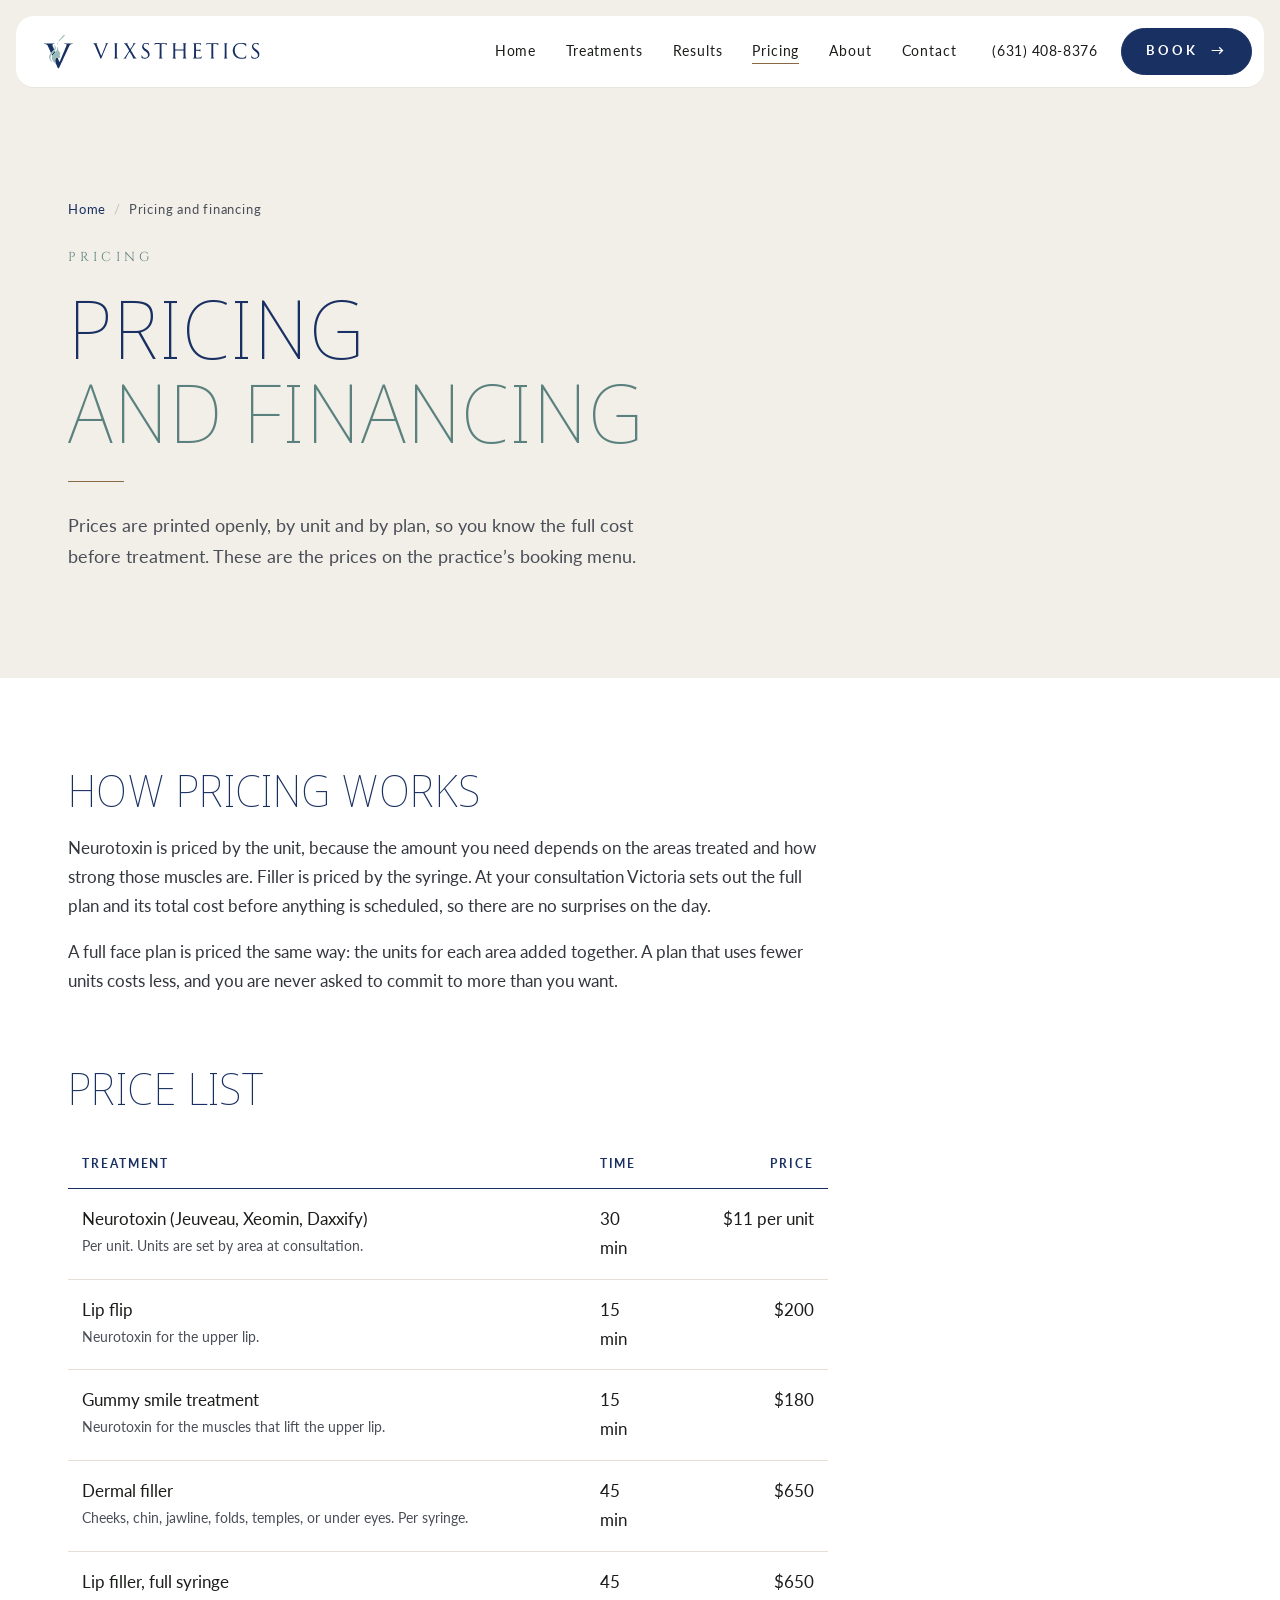
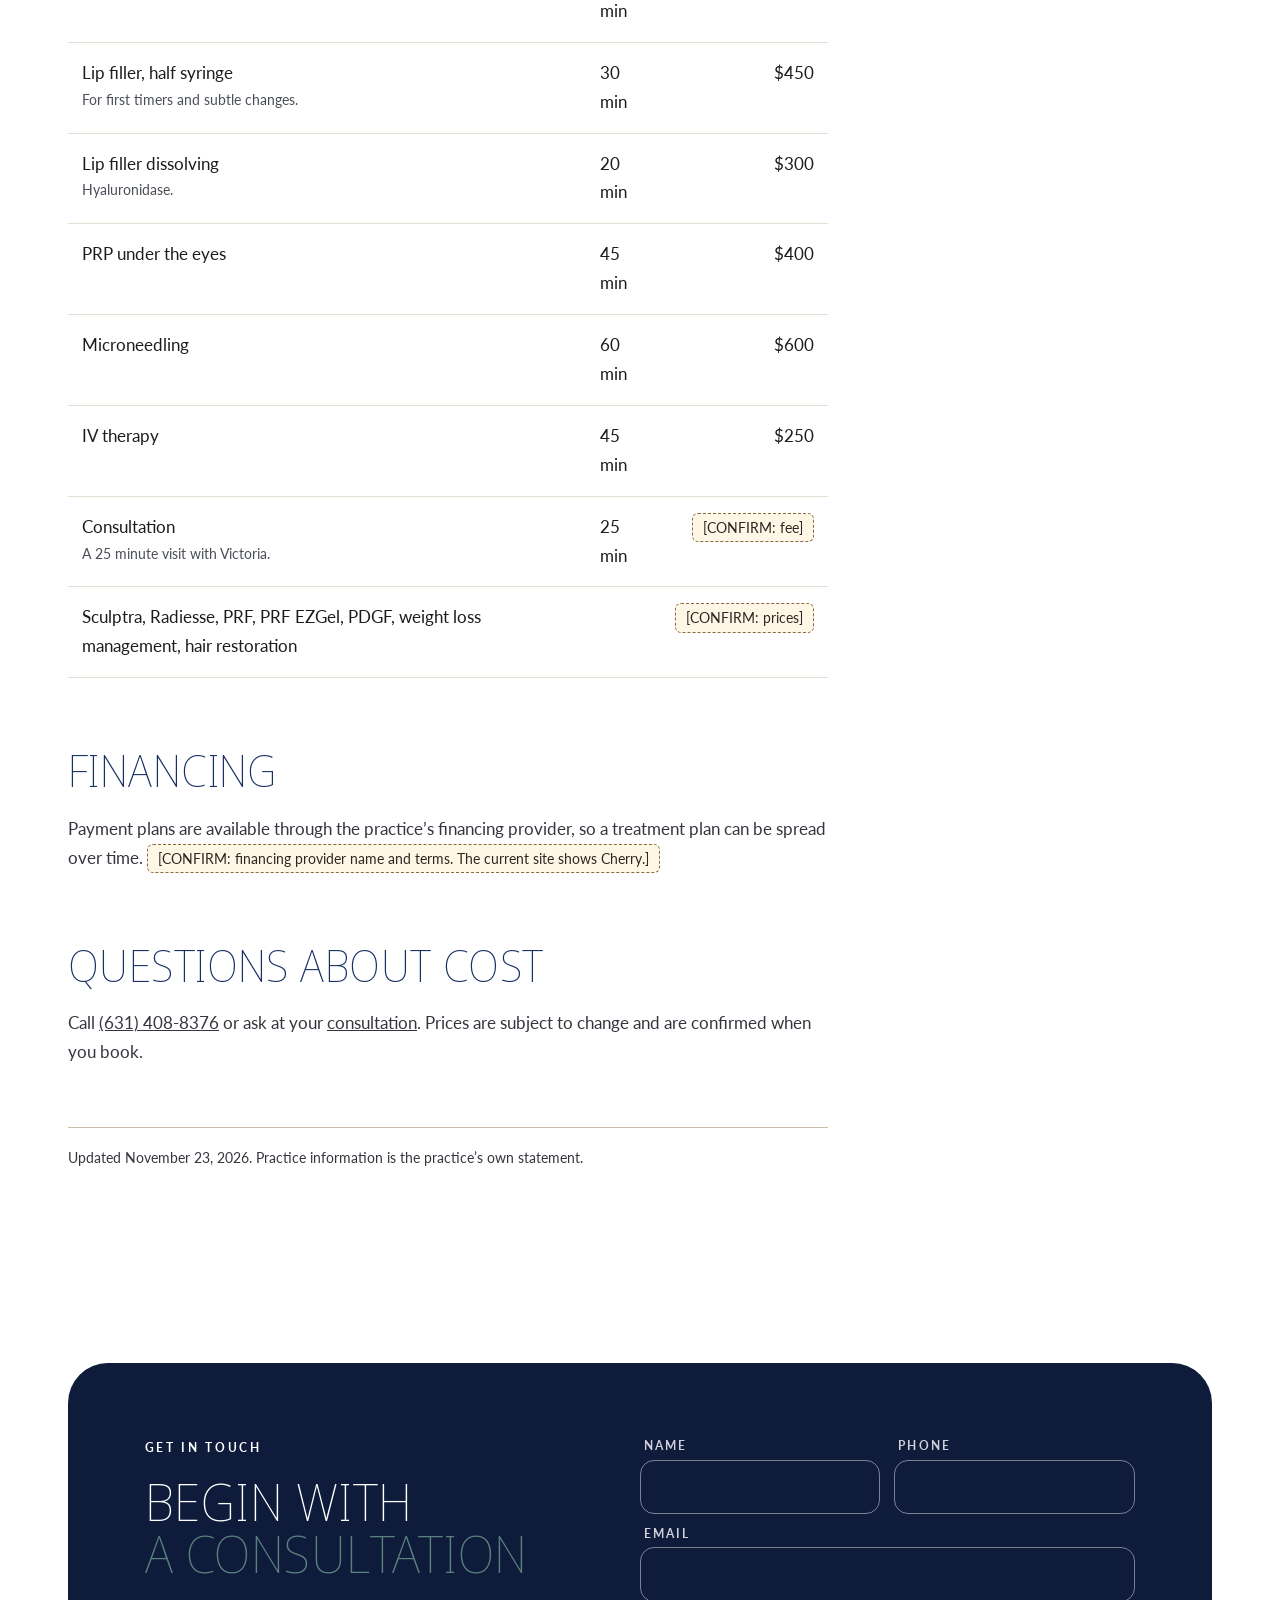
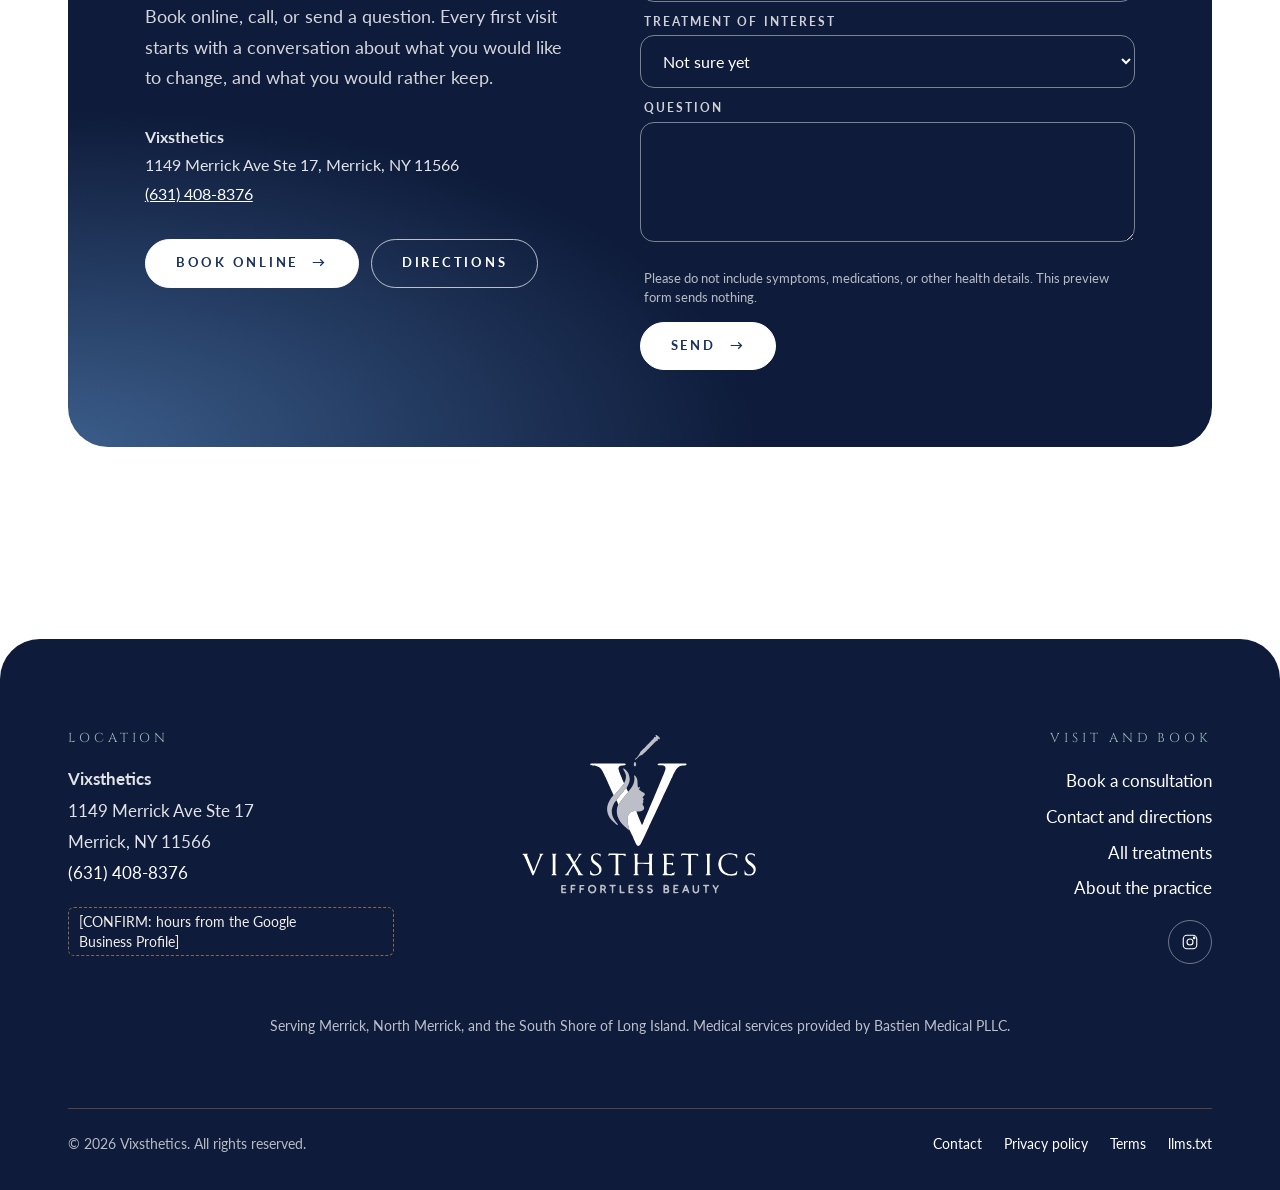
<file: vixsthetics/pricing/index.html>
<!doctype html>
<html lang="en">
<head>
<meta charset="utf-8">
<meta name="viewport" content="width=device-width, initial-scale=1">
<meta name="robots" content="noindex, nofollow">
<title>Pricing and Financing in Merrick, NY | Vixsthetics</title>
<meta name="description" content="Vixsthetics prices in Merrick, NY: neurotoxin $11 per unit, filler $650 per syringe, lip flip $200, and every treatment on the menu, plus financing.">
<link rel="canonical" href="https://vixsthetics.com/pricing/">
<meta name="color-scheme" content="light">
<meta name="theme-color" content="#ffffff">
<meta property="og:type" content="website">
<meta property="og:site_name" content="Vixsthetics">
<meta property="og:title" content="Pricing and Financing in Merrick, NY | Vixsthetics">
<meta property="og:description" content="Vixsthetics prices in Merrick, NY: neurotoxin $11 per unit, filler $650 per syringe, lip flip $200, and every treatment on the menu, plus financing.">
<meta property="og:url" content="https://vixsthetics.com/pricing/">
<meta property="og:image" content="https://vixsthetics.com/assets/og/pricing.jpg">
<meta property="og:image:width" content="1200">
<meta property="og:image:height" content="630">
<meta property="og:locale" content="en_US">
<meta name="twitter:card" content="summary_large_image">
<meta name="twitter:title" content="Pricing and Financing in Merrick, NY | Vixsthetics">
<meta name="twitter:description" content="Vixsthetics prices in Merrick, NY: neurotoxin $11 per unit, filler $650 per syringe, lip flip $200, and every treatment on the menu, plus financing.">
<meta name="twitter:image" content="https://vixsthetics.com/assets/og/pricing.jpg">
<link rel="me" href="https://www.instagram.com/vixsthetics">
<link rel="icon" href="../assets/logo/vmark.svg" type="image/svg+xml">
<link rel="preconnect" href="https://fonts.googleapis.com">
<link rel="preconnect" href="https://fonts.gstatic.com" crossorigin>
<link rel="stylesheet" href="https://fonts.googleapis.com/css2?family=Cinzel:wght@400;500&family=Lato:wght@300;400;700&family=Noto+Sans+Display:wght@100;300&display=swap">
<link rel="stylesheet" href="../assets/site.css">
<script type="application/ld+json">
{
 "@context": "https://schema.org",
 "@graph": [
  {
   "@type": "WebSite",
   "@id": "https://vixsthetics.com/#website",
   "url": "https://vixsthetics.com/",
   "name": "Vixsthetics",
   "publisher": {
    "@id": "https://vixsthetics.com/#organization"
   },
   "inLanguage": "en-US"
  },
  {
   "@type": "WebPage",
   "@id": "https://vixsthetics.com/pricing/#webpage",
   "url": "https://vixsthetics.com/pricing/",
   "name": "Pricing and Financing in Merrick, NY | Vixsthetics",
   "description": "Vixsthetics prices in Merrick, NY: neurotoxin $11 per unit, filler $650 per syringe, lip flip $200, and every treatment on the menu, plus financing.",
   "isPartOf": {
    "@id": "https://vixsthetics.com/#website"
   },
   "about": {
    "@id": "https://vixsthetics.com/#organization"
   },
   "inLanguage": "en-US",
   "dateModified": "2026-11-23",
   "primaryImageOfPage": {
    "@type": "ImageObject",
    "url": "https://vixsthetics.com/assets/og/pricing.jpg"
   },
   "speakable": {
    "@type": "SpeakableSpecification",
    "cssSelector": [
     ".speakable"
    ]
   },
   "breadcrumb": {
    "@id": "https://vixsthetics.com/pricing/#breadcrumb"
   },
   "mainEntity": {
    "@id": "https://vixsthetics.com/pricing/#prices"
   }
  },
  {
   "@type": "BreadcrumbList",
   "@id": "https://vixsthetics.com/pricing/#breadcrumb",
   "itemListElement": [
    {
     "@type": "ListItem",
     "position": 1,
     "name": "Home",
     "item": "https://vixsthetics.com/"
    },
    {
     "@type": "ListItem",
     "position": 2,
     "name": "Pricing and financing",
     "item": "https://vixsthetics.com/pricing/"
    }
   ]
  },
  {
   "@type": "OfferCatalog",
   "@id": "https://vixsthetics.com/pricing/#prices",
   "name": "Vixsthetics price list",
   "itemListElement": [
    {
     "@type": "Offer",
     "name": "Neurotoxin (Jeuveau, Xeomin, Daxxify)",
     "price": "11",
     "priceCurrency": "USD",
     "seller": {
      "@id": "https://vixsthetics.com/#organization"
     },
     "priceSpecification": {
      "@type": "UnitPriceSpecification",
      "price": "11",
      "priceCurrency": "USD",
      "unitText": "unit"
     },
     "itemOffered": {
      "@type": "Service",
      "name": "Neurotoxin (Jeuveau, Xeomin, Daxxify)",
      "provider": {
       "@id": "https://vixsthetics.com/#organization"
      }
     }
    },
    {
     "@type": "Offer",
     "name": "Lip flip",
     "price": "200",
     "priceCurrency": "USD",
     "seller": {
      "@id": "https://vixsthetics.com/#organization"
     },
     "itemOffered": {
      "@type": "Service",
      "name": "Lip flip",
      "provider": {
       "@id": "https://vixsthetics.com/#organization"
      }
     }
    },
    {
     "@type": "Offer",
     "name": "Gummy smile treatment",
     "price": "180",
     "priceCurrency": "USD",
     "seller": {
      "@id": "https://vixsthetics.com/#organization"
     },
     "itemOffered": {
      "@type": "Service",
      "name": "Gummy smile treatment",
      "provider": {
       "@id": "https://vixsthetics.com/#organization"
      }
     }
    },
    {
     "@type": "Offer",
     "name": "Dermal filler",
     "price": "650",
     "priceCurrency": "USD",
     "seller": {
      "@id": "https://vixsthetics.com/#organization"
     },
     "itemOffered": {
      "@type": "Service",
      "name": "Dermal filler",
      "provider": {
       "@id": "https://vixsthetics.com/#organization"
      }
     }
    },
    {
     "@type": "Offer",
     "name": "Lip filler, full syringe",
     "price": "650",
     "priceCurrency": "USD",
     "seller": {
      "@id": "https://vixsthetics.com/#organization"
     },
     "itemOffered": {
      "@type": "Service",
      "name": "Lip filler, full syringe",
      "provider": {
       "@id": "https://vixsthetics.com/#organization"
      }
     }
    },
    {
     "@type": "Offer",
     "name": "Lip filler, half syringe",
     "price": "450",
     "priceCurrency": "USD",
     "seller": {
      "@id": "https://vixsthetics.com/#organization"
     },
     "itemOffered": {
      "@type": "Service",
      "name": "Lip filler, half syringe",
      "provider": {
       "@id": "https://vixsthetics.com/#organization"
      }
     }
    },
    {
     "@type": "Offer",
     "name": "Lip filler dissolving",
     "price": "300",
     "priceCurrency": "USD",
     "seller": {
      "@id": "https://vixsthetics.com/#organization"
     },
     "itemOffered": {
      "@type": "Service",
      "name": "Lip filler dissolving",
      "provider": {
       "@id": "https://vixsthetics.com/#organization"
      }
     }
    },
    {
     "@type": "Offer",
     "name": "PRP under the eyes",
     "price": "400",
     "priceCurrency": "USD",
     "seller": {
      "@id": "https://vixsthetics.com/#organization"
     },
     "itemOffered": {
      "@type": "Service",
      "name": "PRP under the eyes",
      "provider": {
       "@id": "https://vixsthetics.com/#organization"
      }
     }
    },
    {
     "@type": "Offer",
     "name": "Microneedling",
     "price": "600",
     "priceCurrency": "USD",
     "seller": {
      "@id": "https://vixsthetics.com/#organization"
     },
     "itemOffered": {
      "@type": "Service",
      "name": "Microneedling",
      "provider": {
       "@id": "https://vixsthetics.com/#organization"
      }
     }
    },
    {
     "@type": "Offer",
     "name": "IV therapy",
     "price": "250",
     "priceCurrency": "USD",
     "seller": {
      "@id": "https://vixsthetics.com/#organization"
     },
     "itemOffered": {
      "@type": "Service",
      "name": "IV therapy",
      "provider": {
       "@id": "https://vixsthetics.com/#organization"
      }
     }
    }
   ]
  }
 ]
}
</script>
<script type="speculationrules">{"prerender":[{"source":"document","where":{"and":[{"href_matches":"/*"},{"not":{"selector_matches":"[rel~=nofollow], [target=_blank]"}}]},"eagerness":"moderate"}]}</script>
</head>
<body>
<a class="skip" href="#main">Skip to content</a>
<header class="site-header">
 <div class="bar">
  <a class="brand" href="../" aria-label="Vixsthetics home"><img class="vm" src="../assets/logo/vmark.svg" width="34" height="36" alt=""><img class="wm" src="../assets/logo/wordmark.svg" width="178" height="21" alt="Vixsthetics"></a>
  <nav class="nav" aria-label="Main"><a href=".././">Home</a><a href="../treatments/">Treatments</a><a href="../results/">Results</a><a href="../pricing/" aria-current="page">Pricing</a><a href="../about/">About</a><a href="../contact/">Contact</a></nav>
  <a class="head-tel" href="tel:+16314088376">(631) 408-8376</a>
  <a class="btn" href="../book/">Book <span class="arr" aria-hidden="true">&rarr;</span></a>
  <button class="menu-btn" type="button" aria-label="Menu" aria-expanded="false" aria-controls="mobile-menu"><span></span><span></span><span></span></button>
 </div>
</header>
<div class="mobile-menu" id="mobile-menu" inert><a href=".././">Home</a><a href="../treatments/">Treatments</a><a href="../results/">Results</a><a href="../pricing/">Pricing</a><a href="../about/">About</a><a href="../contact/">Contact</a><a class="btn light" href="../book/">Book a consultation <span class="arr" aria-hidden="true">&rarr;</span></a><a class="mm-tel" href="tel:+16314088376">(631) 408-8376</a></div>
<main id="main">
<section class="page-hero"><div class="wrap"><div><nav class="crumbs" aria-label="Breadcrumb"><ol><li><a href="../">Home</a></li><li aria-current="page">Pricing and financing</li></ol></nav><p class="eyebrow">Pricing</p><h1>Pricing <span class="h-sage">and financing</span></h1><hr class="rule"><p class="lead speakable">Prices are printed openly, by unit and by plan, so you know the full cost before treatment. These are the prices on the practice&rsquo;s booking menu.</p></div></div></section><section class="pad-sm"><div class="wrap"><div class="prose">
<h2 id="how-pricing-works">How pricing works</h2>
<p>Neurotoxin is priced by the unit, because the amount you need depends on the areas treated and how strong those muscles are. Filler is priced by the syringe. At your consultation Victoria sets out the full plan and its total cost before anything is scheduled, so there are no surprises on the day.</p>
<p>A full face plan is priced the same way: the units for each area added together. A plan that uses fewer units costs less, and you are never asked to commit to more than you want.</p>
<h2 id="price-list">Price list</h2>
<table class="ptable"><thead><tr><th scope="col">Treatment</th><th scope="col">Time</th><th scope="col">Price</th></tr></thead><tbody><tr><td>Neurotoxin (Jeuveau, Xeomin, Daxxify)<small>Per unit. Units are set by area at consultation.</small></td><td>30 min</td><td>$11 per unit</td></tr><tr><td>Lip flip<small>Neurotoxin for the upper lip.</small></td><td>15 min</td><td>$200</td></tr><tr><td>Gummy smile treatment<small>Neurotoxin for the muscles that lift the upper lip.</small></td><td>15 min</td><td>$180</td></tr><tr><td>Dermal filler<small>Cheeks, chin, jawline, folds, temples, or under eyes. Per syringe.</small></td><td>45 min</td><td>$650</td></tr><tr><td>Lip filler, full syringe</td><td>45 min</td><td>$650</td></tr><tr><td>Lip filler, half syringe<small>For first timers and subtle changes.</small></td><td>30 min</td><td>$450</td></tr><tr><td>Lip filler dissolving<small>Hyaluronidase.</small></td><td>20 min</td><td>$300</td></tr><tr><td>PRP under the eyes</td><td>45 min</td><td>$400</td></tr><tr><td>Microneedling</td><td>60 min</td><td>$600</td></tr><tr><td>IV therapy</td><td>45 min</td><td>$250</td></tr>
<tr><td>Consultation<small>A 25 minute visit with Victoria.</small></td><td>25 min</td><td><span class="ph">[CONFIRM: fee]</span></td></tr>
<tr><td>Sculptra, Radiesse, PRF, PRF EZGel, PDGF, weight loss management, hair restoration</td><td></td><td><span class="ph">[CONFIRM: prices]</span></td></tr>
</tbody></table>
<h2 id="financing">Financing</h2>
<p>Payment plans are available through the practice&rsquo;s financing provider, so a treatment plan can be spread over time. <span class="ph">[CONFIRM: financing provider name and terms. The current site shows Cherry.]</span></p>
<h2 id="questions">Questions about cost</h2>
<p>Call <a href="tel:+16314088376">(631) 408-8376</a> or ask at your <a href="../book/">consultation</a>. Prices are subject to change and are confirmed when you book.</p>
<p class="updated">Updated <time datetime="2026-11-23">November 23, 2026</time>. Practice information is the practice&rsquo;s own statement.</p>
</div></div></section>
<section class="pad-sm"><div class="wrap"><div class="contact-card reveal">
 <div>
  <p class="label">Get in touch</p>
  <h2>Begin with <span class="h-sage">a&nbsp;consultation</span></h2>
  <p class="lead" style="margin-top:22px">Book online, call, or send a question. Every first visit starts with a conversation about what you would like to change, and what you would rather keep.</p>
  <div class="nap"><strong>Vixsthetics</strong><br>1149 Merrick Ave Ste 17, Merrick, NY 11566<br><a href="tel:+16314088376">(631) 408-8376</a></div>
  <p style="margin-top:30px;display:flex;gap:12px;flex-wrap:wrap"><a class="btn light" href="https://vixsthetics.janeapp.com/locations/vixsthetics/book" target="_blank" rel="noopener">Book online <span class="arr" aria-hidden="true">&rarr;</span></a><a class="btn ghost-light" href="../contact/">Directions</a></p>
 </div>
 <form class="f" action="#" method="post" toolname="request_consultation" tooldescription="Ask Vixsthetics in Merrick, NY a question or request a consultation. Never submit health details.">
  <div class="field"><label for="f-name">Name</label><input id="f-name" name="name" autocomplete="name" required></div>
  <div class="field"><label for="f-phone">Phone</label><input id="f-phone" name="phone" type="tel" autocomplete="tel"></div>
  <div class="field full"><label for="f-email">Email</label><input id="f-email" name="email" type="email" autocomplete="email" required></div>
  <div class="field full"><label for="f-int">Treatment of interest</label><select id="f-int" name="treatment"><option>Not sure yet</option><option>Full face neurotoxin treatment</option><option>Neurotoxin</option><option>Lip flip</option><option>Lip filler</option><option>Facial balancing with fillers</option><option>Under eye treatment</option><option>Sculptra or Radiesse</option><option>Microneedling</option><option>IV therapy</option><option>Weight loss management</option><option>Hair restoration</option></select></div>
  <div class="field full"><label for="f-msg">Question</label><textarea id="f-msg" name="message"></textarea></div>
  <input type="hidden" name="ai_source" value="">
  <p class="field full note">Please do not include symptoms, medications, or other health details. This preview form sends nothing.</p>
  <div class="field full"><button class="btn light" type="submit">Send <span class="arr" aria-hidden="true">&rarr;</span></button></div>
  <div class="thanks" role="status"><strong>Thank you.</strong> In the live site this message goes to the practice and you will hear back soon. Nothing was sent from this preview.</div>
 </form>
</div></div></section>
</main>
<footer class="site-footer">
 <div class="wrap">
  <div class="fgrid">
   <div>
    <h2>Location</h2>
    <address><strong>Vixsthetics</strong><br>1149 Merrick Ave Ste 17<br>Merrick, NY 11566<br><a href="tel:+16314088376">(631) 408-8376</a></address>
    <p style="margin:18px 0 0;color:rgba(255,255,255,.8)"><span class="ph" style="background:transparent;color:#F2EEE8;border-color:#8A6845">[CONFIRM: hours from the Google Business Profile]</span></p>
   </div>
   <img class="logo" src="../assets/logo/lockup-white.svg" width="250" height="169" alt="Vixsthetics, Effortless Beauty" loading="lazy">
   <div class="fright">
    <h2>Visit and book</h2>
    <ul class="flinks">
     <li><a href="../book/">Book a consultation</a></li>
     <li><a href="../contact/">Contact and directions</a></li>
     <li><a href="../treatments/">All treatments</a></li>
     <li><a href="../about/">About the practice</a></li>
    </ul>
    <div class="socials"><a href="https://www.instagram.com/vixsthetics" rel="me noopener" target="_blank" aria-label="Vixsthetics on Instagram"><svg viewBox="0 0 24 24" fill="none" stroke="currentColor" stroke-width="1.5" aria-hidden="true"><rect x="3" y="3" width="18" height="18" rx="5"/><circle cx="12" cy="12" r="4"/><circle cx="17.5" cy="6.5" r="1" fill="currentColor"/></svg></a></div>
   </div>
  </div>
  <p style="margin:50px 0 0;font-size:14px;color:rgba(255,255,255,.72);text-align:center">Serving Merrick, North Merrick, and the South Shore of Long Island. Medical services provided by Bastien Medical PLLC.</p>
  <div class="fbase">
   <p style="margin:0">&copy; <span data-year>2026</span> Vixsthetics. All rights reserved.</p>
   <ul><li><a href="../contact/">Contact</a></li><li><a href="../privacy-policy/">Privacy policy</a></li><li><a href="../terms/">Terms</a></li><li><a href="../llms.txt">llms.txt</a></li></ul>
  </div>
 </div>
</footer>
<a class="btn float-book" href="../book/">Book a consultation <span class="arr" aria-hidden="true">&rarr;</span></a>
<dialog class="vmodal" id="video-modal" aria-label="Video">
 <button class="close" type="button" aria-label="Close video">&times;</button>
 <div class="frame"><div><p class="eyebrow" style="color:#9ABBB8">Video placeholder</p><p class="vt"></p><p style="margin-top:14px;font-size:14px;opacity:.75">[VIDEO: to be filmed at the practice photo and video shoot. A transcript will sit under each video on the page.]</p></div></div>
 <p class="sum"></p>
</dialog>
<script src="../assets/site.js" defer></script>
</body>
</html>
</file>
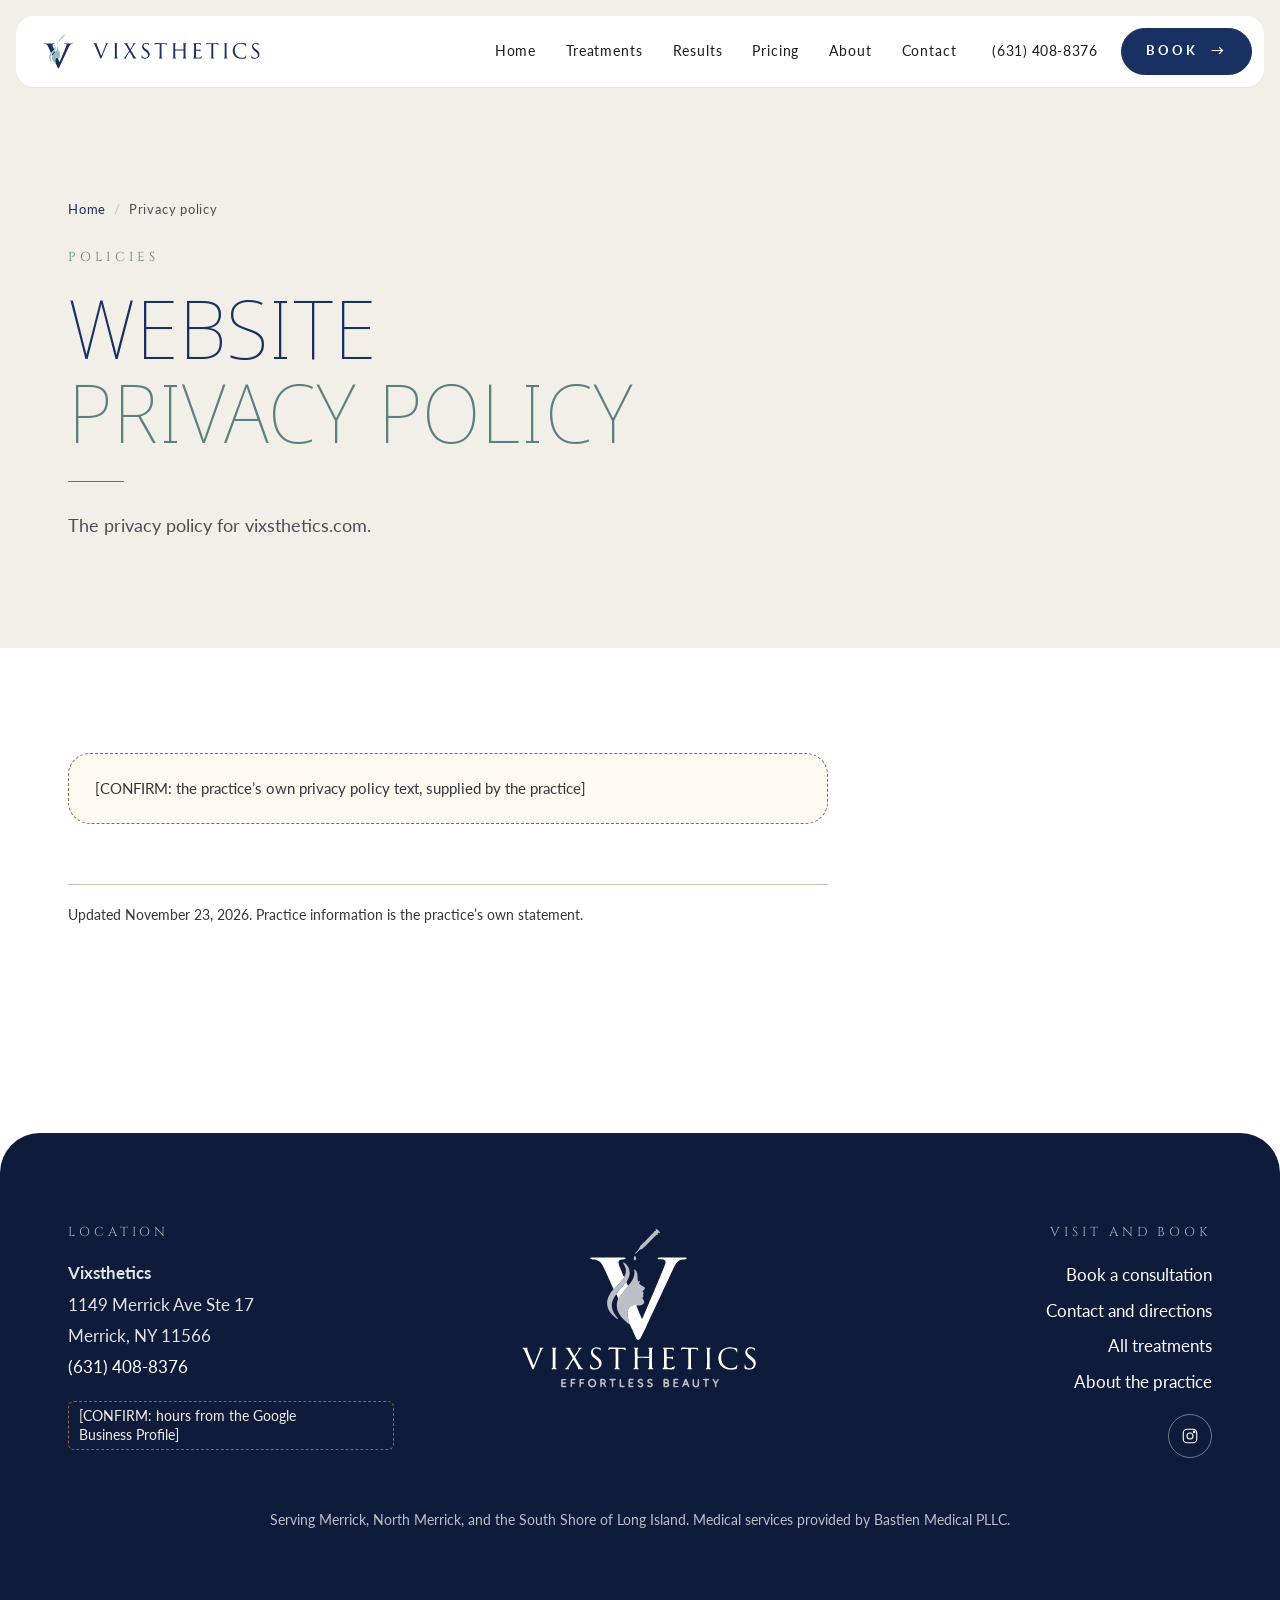
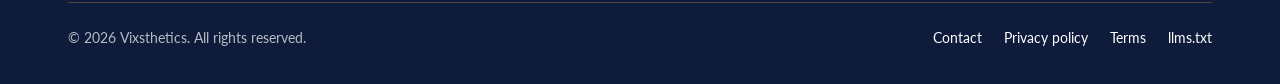
<file: vixsthetics/privacy-policy/index.html>
<!doctype html>
<html lang="en">
<head>
<meta charset="utf-8">
<meta name="viewport" content="width=device-width, initial-scale=1">
<meta name="robots" content="noindex, nofollow">
<title>Privacy policy | Vixsthetics</title>
<meta name="description" content="The privacy policy for the Vixsthetics website, Merrick, NY.">
<link rel="canonical" href="https://vixsthetics.com/privacy-policy/">
<meta name="color-scheme" content="light">
<meta name="theme-color" content="#ffffff">
<meta property="og:type" content="website">
<meta property="og:site_name" content="Vixsthetics">
<meta property="og:title" content="Privacy policy | Vixsthetics">
<meta property="og:description" content="The privacy policy for the Vixsthetics website, Merrick, NY.">
<meta property="og:url" content="https://vixsthetics.com/privacy-policy/">
<meta property="og:image" content="https://vixsthetics.com/assets/og/privacy-policy.jpg">
<meta property="og:image:width" content="1200">
<meta property="og:image:height" content="630">
<meta property="og:locale" content="en_US">
<meta name="twitter:card" content="summary_large_image">
<meta name="twitter:title" content="Privacy policy | Vixsthetics">
<meta name="twitter:description" content="The privacy policy for the Vixsthetics website, Merrick, NY.">
<meta name="twitter:image" content="https://vixsthetics.com/assets/og/privacy-policy.jpg">
<link rel="me" href="https://www.instagram.com/vixsthetics">
<link rel="icon" href="../assets/logo/vmark.svg" type="image/svg+xml">
<link rel="preconnect" href="https://fonts.googleapis.com">
<link rel="preconnect" href="https://fonts.gstatic.com" crossorigin>
<link rel="stylesheet" href="https://fonts.googleapis.com/css2?family=Cinzel:wght@400;500&family=Lato:wght@300;400;700&family=Noto+Sans+Display:wght@100;300&display=swap">
<link rel="stylesheet" href="../assets/site.css">
<script type="speculationrules">{"prerender":[{"source":"document","where":{"and":[{"href_matches":"/*"},{"not":{"selector_matches":"[rel~=nofollow], [target=_blank]"}}]},"eagerness":"moderate"}]}</script>
</head>
<body>
<a class="skip" href="#main">Skip to content</a>
<header class="site-header">
 <div class="bar">
  <a class="brand" href="../" aria-label="Vixsthetics home"><img class="vm" src="../assets/logo/vmark.svg" width="34" height="36" alt=""><img class="wm" src="../assets/logo/wordmark.svg" width="178" height="21" alt="Vixsthetics"></a>
  <nav class="nav" aria-label="Main"><a href=".././">Home</a><a href="../treatments/">Treatments</a><a href="../results/">Results</a><a href="../pricing/">Pricing</a><a href="../about/">About</a><a href="../contact/">Contact</a></nav>
  <a class="head-tel" href="tel:+16314088376">(631) 408-8376</a>
  <a class="btn" href="../book/">Book <span class="arr" aria-hidden="true">&rarr;</span></a>
  <button class="menu-btn" type="button" aria-label="Menu" aria-expanded="false" aria-controls="mobile-menu"><span></span><span></span><span></span></button>
 </div>
</header>
<div class="mobile-menu" id="mobile-menu" inert><a href=".././">Home</a><a href="../treatments/">Treatments</a><a href="../results/">Results</a><a href="../pricing/">Pricing</a><a href="../about/">About</a><a href="../contact/">Contact</a><a class="btn light" href="../book/">Book a consultation <span class="arr" aria-hidden="true">&rarr;</span></a><a class="mm-tel" href="tel:+16314088376">(631) 408-8376</a></div>
<main id="main">
<section class="page-hero"><div class="wrap"><div><nav class="crumbs" aria-label="Breadcrumb"><ol><li><a href="../">Home</a></li><li aria-current="page">Privacy policy</li></ol></nav><p class="eyebrow">Policies</p><h1>Website <span class="h-sage">privacy&nbsp;policy</span></h1><hr class="rule"><p class="lead speakable">The privacy policy for vixsthetics.com.</p></div></div></section><section class="pad-sm"><div class="wrap"><div class="prose"><p class="ph-block">[CONFIRM: the practice&rsquo;s own privacy policy text, supplied by the practice]</p><p class="updated">Updated <time datetime="2026-11-23">November 23, 2026</time>. Practice information is the practice&rsquo;s own statement.</p></div></div></section>
</main>
<footer class="site-footer">
 <div class="wrap">
  <div class="fgrid">
   <div>
    <h2>Location</h2>
    <address><strong>Vixsthetics</strong><br>1149 Merrick Ave Ste 17<br>Merrick, NY 11566<br><a href="tel:+16314088376">(631) 408-8376</a></address>
    <p style="margin:18px 0 0;color:rgba(255,255,255,.8)"><span class="ph" style="background:transparent;color:#F2EEE8;border-color:#8A6845">[CONFIRM: hours from the Google Business Profile]</span></p>
   </div>
   <img class="logo" src="../assets/logo/lockup-white.svg" width="250" height="169" alt="Vixsthetics, Effortless Beauty" loading="lazy">
   <div class="fright">
    <h2>Visit and book</h2>
    <ul class="flinks">
     <li><a href="../book/">Book a consultation</a></li>
     <li><a href="../contact/">Contact and directions</a></li>
     <li><a href="../treatments/">All treatments</a></li>
     <li><a href="../about/">About the practice</a></li>
    </ul>
    <div class="socials"><a href="https://www.instagram.com/vixsthetics" rel="me noopener" target="_blank" aria-label="Vixsthetics on Instagram"><svg viewBox="0 0 24 24" fill="none" stroke="currentColor" stroke-width="1.5" aria-hidden="true"><rect x="3" y="3" width="18" height="18" rx="5"/><circle cx="12" cy="12" r="4"/><circle cx="17.5" cy="6.5" r="1" fill="currentColor"/></svg></a></div>
   </div>
  </div>
  <p style="margin:50px 0 0;font-size:14px;color:rgba(255,255,255,.72);text-align:center">Serving Merrick, North Merrick, and the South Shore of Long Island. Medical services provided by Bastien Medical PLLC.</p>
  <div class="fbase">
   <p style="margin:0">&copy; <span data-year>2026</span> Vixsthetics. All rights reserved.</p>
   <ul><li><a href="../contact/">Contact</a></li><li><a href="../privacy-policy/">Privacy policy</a></li><li><a href="../terms/">Terms</a></li><li><a href="../llms.txt">llms.txt</a></li></ul>
  </div>
 </div>
</footer>
<a class="btn float-book" href="../book/">Book a consultation <span class="arr" aria-hidden="true">&rarr;</span></a>
<dialog class="vmodal" id="video-modal" aria-label="Video">
 <button class="close" type="button" aria-label="Close video">&times;</button>
 <div class="frame"><div><p class="eyebrow" style="color:#9ABBB8">Video placeholder</p><p class="vt"></p><p style="margin-top:14px;font-size:14px;opacity:.75">[VIDEO: to be filmed at the practice photo and video shoot. A transcript will sit under each video on the page.]</p></div></div>
 <p class="sum"></p>
</dialog>
<script src="../assets/site.js" defer></script>
</body>
</html>
</file>
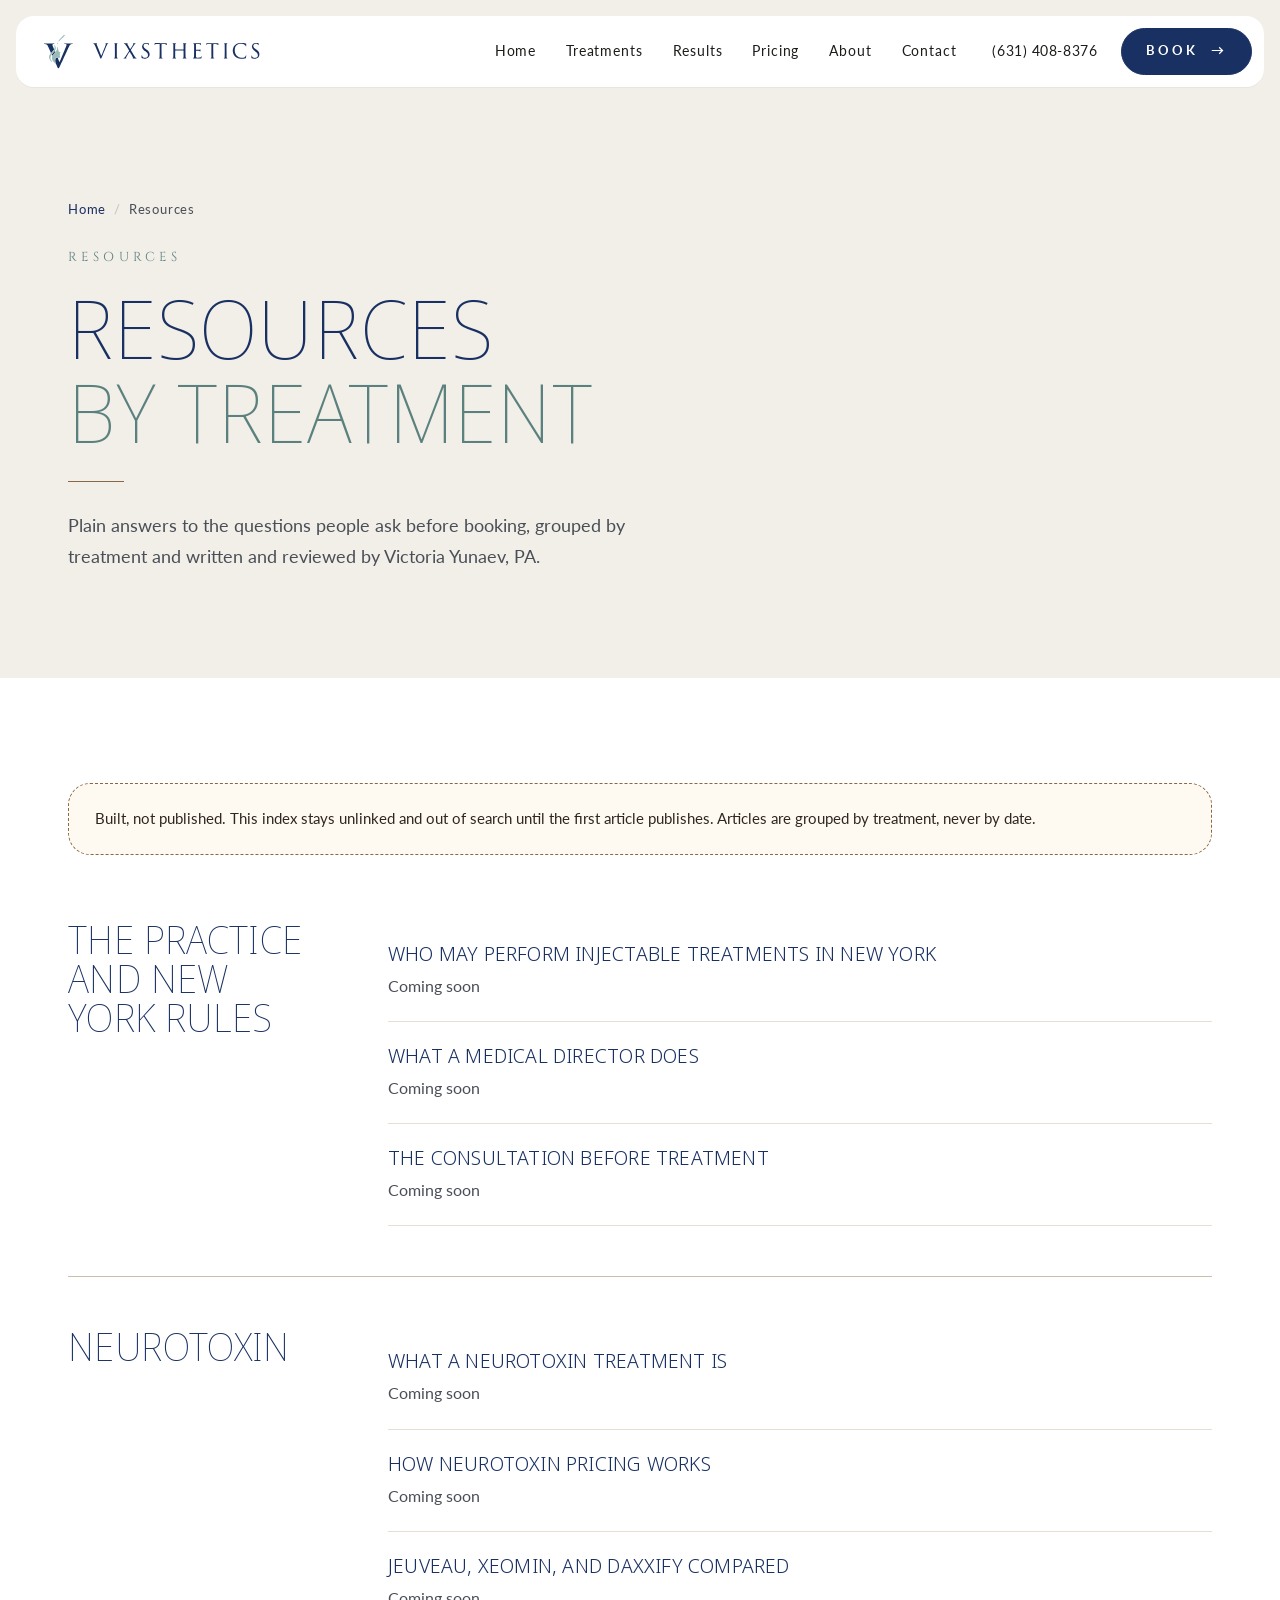
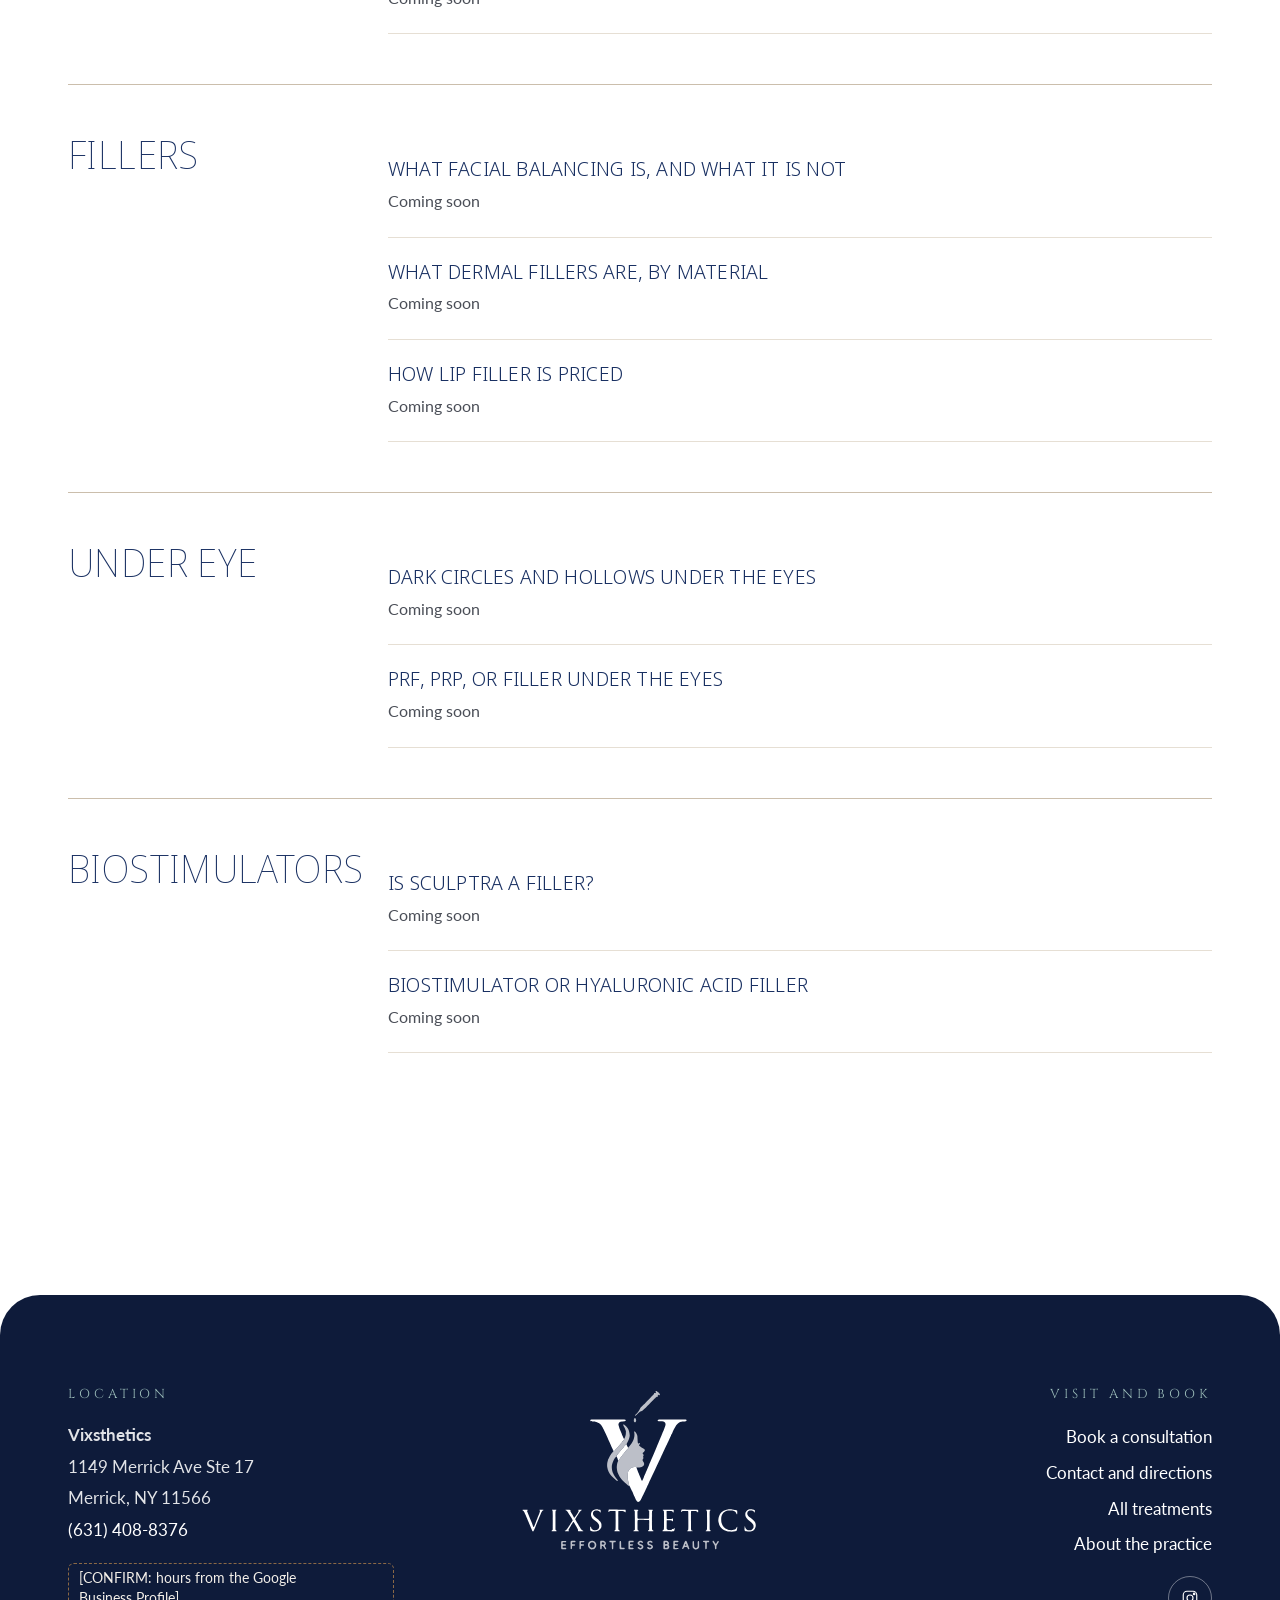
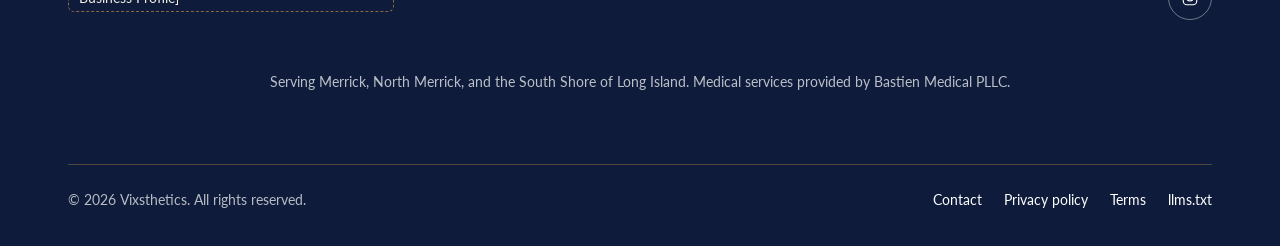
<file: vixsthetics/resources/index.html>
<!doctype html>
<html lang="en">
<head>
<meta charset="utf-8">
<meta name="viewport" content="width=device-width, initial-scale=1">
<meta name="robots" content="noindex, nofollow">
<title>Resources on Injectables | Vixsthetics, Merrick, NY</title>
<meta name="description" content="Plain answers about neurotoxin, fillers, under eye treatment, and biostimulators from Vixsthetics in Merrick, NY, reviewed by Victoria Yunaev, PA.">
<link rel="canonical" href="https://vixsthetics.com/resources/">
<meta name="color-scheme" content="light">
<meta name="theme-color" content="#ffffff">
<meta property="og:type" content="website">
<meta property="og:site_name" content="Vixsthetics">
<meta property="og:title" content="Resources on Injectables | Vixsthetics, Merrick, NY">
<meta property="og:description" content="Plain answers about neurotoxin, fillers, under eye treatment, and biostimulators from Vixsthetics in Merrick, NY, reviewed by Victoria Yunaev, PA.">
<meta property="og:url" content="https://vixsthetics.com/resources/">
<meta property="og:image" content="https://vixsthetics.com/assets/og/resources.jpg">
<meta property="og:image:width" content="1200">
<meta property="og:image:height" content="630">
<meta property="og:locale" content="en_US">
<meta name="twitter:card" content="summary_large_image">
<meta name="twitter:title" content="Resources on Injectables | Vixsthetics, Merrick, NY">
<meta name="twitter:description" content="Plain answers about neurotoxin, fillers, under eye treatment, and biostimulators from Vixsthetics in Merrick, NY, reviewed by Victoria Yunaev, PA.">
<meta name="twitter:image" content="https://vixsthetics.com/assets/og/resources.jpg">
<link rel="me" href="https://www.instagram.com/vixsthetics">
<link rel="icon" href="../assets/logo/vmark.svg" type="image/svg+xml">
<link rel="preconnect" href="https://fonts.googleapis.com">
<link rel="preconnect" href="https://fonts.gstatic.com" crossorigin>
<link rel="stylesheet" href="https://fonts.googleapis.com/css2?family=Cinzel:wght@400;500&family=Lato:wght@300;400;700&family=Noto+Sans+Display:wght@100;300&display=swap">
<link rel="stylesheet" href="../assets/site.css">
<script type="application/ld+json">
{
 "@context": "https://schema.org",
 "@graph": [
  {
   "@type": "WebSite",
   "@id": "https://vixsthetics.com/#website",
   "url": "https://vixsthetics.com/",
   "name": "Vixsthetics",
   "publisher": {
    "@id": "https://vixsthetics.com/#organization"
   },
   "inLanguage": "en-US"
  },
  {
   "@type": "CollectionPage",
   "@id": "https://vixsthetics.com/resources/#webpage",
   "url": "https://vixsthetics.com/resources/",
   "name": "Resources on Injectables | Vixsthetics, Merrick, NY",
   "description": "Plain answers about neurotoxin, fillers, under eye treatment, and biostimulators from Vixsthetics in Merrick, NY, reviewed by Victoria Yunaev, PA.",
   "isPartOf": {
    "@id": "https://vixsthetics.com/#website"
   },
   "about": {
    "@id": "https://vixsthetics.com/#organization"
   },
   "inLanguage": "en-US",
   "dateModified": "2026-11-23",
   "primaryImageOfPage": {
    "@type": "ImageObject",
    "url": "https://vixsthetics.com/assets/og/resources.jpg"
   },
   "speakable": {
    "@type": "SpeakableSpecification",
    "cssSelector": [
     ".speakable"
    ]
   },
   "breadcrumb": {
    "@id": "https://vixsthetics.com/resources/#breadcrumb"
   }
  },
  {
   "@type": "BreadcrumbList",
   "@id": "https://vixsthetics.com/resources/#breadcrumb",
   "itemListElement": [
    {
     "@type": "ListItem",
     "position": 1,
     "name": "Home",
     "item": "https://vixsthetics.com/"
    },
    {
     "@type": "ListItem",
     "position": 2,
     "name": "Resources",
     "item": "https://vixsthetics.com/resources/"
    }
   ]
  }
 ]
}
</script>
<script type="speculationrules">{"prerender":[{"source":"document","where":{"and":[{"href_matches":"/*"},{"not":{"selector_matches":"[rel~=nofollow], [target=_blank]"}}]},"eagerness":"moderate"}]}</script>
</head>
<body>
<a class="skip" href="#main">Skip to content</a>
<header class="site-header">
 <div class="bar">
  <a class="brand" href="../" aria-label="Vixsthetics home"><img class="vm" src="../assets/logo/vmark.svg" width="34" height="36" alt=""><img class="wm" src="../assets/logo/wordmark.svg" width="178" height="21" alt="Vixsthetics"></a>
  <nav class="nav" aria-label="Main"><a href=".././">Home</a><a href="../treatments/">Treatments</a><a href="../results/">Results</a><a href="../pricing/">Pricing</a><a href="../about/">About</a><a href="../contact/">Contact</a></nav>
  <a class="head-tel" href="tel:+16314088376">(631) 408-8376</a>
  <a class="btn" href="../book/">Book <span class="arr" aria-hidden="true">&rarr;</span></a>
  <button class="menu-btn" type="button" aria-label="Menu" aria-expanded="false" aria-controls="mobile-menu"><span></span><span></span><span></span></button>
 </div>
</header>
<div class="mobile-menu" id="mobile-menu" inert><a href=".././">Home</a><a href="../treatments/">Treatments</a><a href="../results/">Results</a><a href="../pricing/">Pricing</a><a href="../about/">About</a><a href="../contact/">Contact</a><a class="btn light" href="../book/">Book a consultation <span class="arr" aria-hidden="true">&rarr;</span></a><a class="mm-tel" href="tel:+16314088376">(631) 408-8376</a></div>
<main id="main">
<section class="page-hero"><div class="wrap"><div><nav class="crumbs" aria-label="Breadcrumb"><ol><li><a href="../">Home</a></li><li aria-current="page">Resources</li></ol></nav><p class="eyebrow">Resources</p><h1>Resources <span class="h-sage">by treatment</span></h1><hr class="rule"><p class="lead speakable">Plain answers to the questions people ask before booking, grouped by treatment and written and reviewed by Victoria Yunaev, PA.</p></div></div></section><section class="pad-sm"><div class="wrap">
<p class="ph-block">Built, not published. This index stays unlinked and out of search until the first article publishes. Articles are grouped by treatment, never by date.</p>
<div class="tgroup"><div><h2>The practice and New York rules</h2></div><ul class="tlist"><li><h3>Who may perform injectable treatments in New York</h3><p>Coming soon</p></li><li><h3>What a medical director does</h3><p>Coming soon</p></li><li><h3>The consultation before treatment</h3><p>Coming soon</p></li></ul></div><div class="tgroup"><div><h2>Neurotoxin</h2></div><ul class="tlist"><li><h3>What a neurotoxin treatment is</h3><p>Coming soon</p></li><li><h3>How neurotoxin pricing works</h3><p>Coming soon</p></li><li><h3>Jeuveau, Xeomin, and Daxxify compared</h3><p>Coming soon</p></li></ul></div><div class="tgroup"><div><h2>Fillers</h2></div><ul class="tlist"><li><h3>What facial balancing is, and what it is not</h3><p>Coming soon</p></li><li><h3>What dermal fillers are, by material</h3><p>Coming soon</p></li><li><h3>How lip filler is priced</h3><p>Coming soon</p></li></ul></div><div class="tgroup"><div><h2>Under eye</h2></div><ul class="tlist"><li><h3>Dark circles and hollows under the eyes</h3><p>Coming soon</p></li><li><h3>PRF, PRP, or filler under the eyes</h3><p>Coming soon</p></li></ul></div><div class="tgroup"><div><h2>Biostimulators</h2></div><ul class="tlist"><li><h3>Is Sculptra a filler?</h3><p>Coming soon</p></li><li><h3>Biostimulator or hyaluronic acid filler</h3><p>Coming soon</p></li></ul></div>
</div></section>
</main>
<footer class="site-footer">
 <div class="wrap">
  <div class="fgrid">
   <div>
    <h2>Location</h2>
    <address><strong>Vixsthetics</strong><br>1149 Merrick Ave Ste 17<br>Merrick, NY 11566<br><a href="tel:+16314088376">(631) 408-8376</a></address>
    <p style="margin:18px 0 0;color:rgba(255,255,255,.8)"><span class="ph" style="background:transparent;color:#F2EEE8;border-color:#8A6845">[CONFIRM: hours from the Google Business Profile]</span></p>
   </div>
   <img class="logo" src="../assets/logo/lockup-white.svg" width="250" height="169" alt="Vixsthetics, Effortless Beauty" loading="lazy">
   <div class="fright">
    <h2>Visit and book</h2>
    <ul class="flinks">
     <li><a href="../book/">Book a consultation</a></li>
     <li><a href="../contact/">Contact and directions</a></li>
     <li><a href="../treatments/">All treatments</a></li>
     <li><a href="../about/">About the practice</a></li>
    </ul>
    <div class="socials"><a href="https://www.instagram.com/vixsthetics" rel="me noopener" target="_blank" aria-label="Vixsthetics on Instagram"><svg viewBox="0 0 24 24" fill="none" stroke="currentColor" stroke-width="1.5" aria-hidden="true"><rect x="3" y="3" width="18" height="18" rx="5"/><circle cx="12" cy="12" r="4"/><circle cx="17.5" cy="6.5" r="1" fill="currentColor"/></svg></a></div>
   </div>
  </div>
  <p style="margin:50px 0 0;font-size:14px;color:rgba(255,255,255,.72);text-align:center">Serving Merrick, North Merrick, and the South Shore of Long Island. Medical services provided by Bastien Medical PLLC.</p>
  <div class="fbase">
   <p style="margin:0">&copy; <span data-year>2026</span> Vixsthetics. All rights reserved.</p>
   <ul><li><a href="../contact/">Contact</a></li><li><a href="../privacy-policy/">Privacy policy</a></li><li><a href="../terms/">Terms</a></li><li><a href="../llms.txt">llms.txt</a></li></ul>
  </div>
 </div>
</footer>
<a class="btn float-book" href="../book/">Book a consultation <span class="arr" aria-hidden="true">&rarr;</span></a>
<dialog class="vmodal" id="video-modal" aria-label="Video">
 <button class="close" type="button" aria-label="Close video">&times;</button>
 <div class="frame"><div><p class="eyebrow" style="color:#9ABBB8">Video placeholder</p><p class="vt"></p><p style="margin-top:14px;font-size:14px;opacity:.75">[VIDEO: to be filmed at the practice photo and video shoot. A transcript will sit under each video on the page.]</p></div></div>
 <p class="sum"></p>
</dialog>
<script src="../assets/site.js" defer></script>
</body>
</html>
</file>
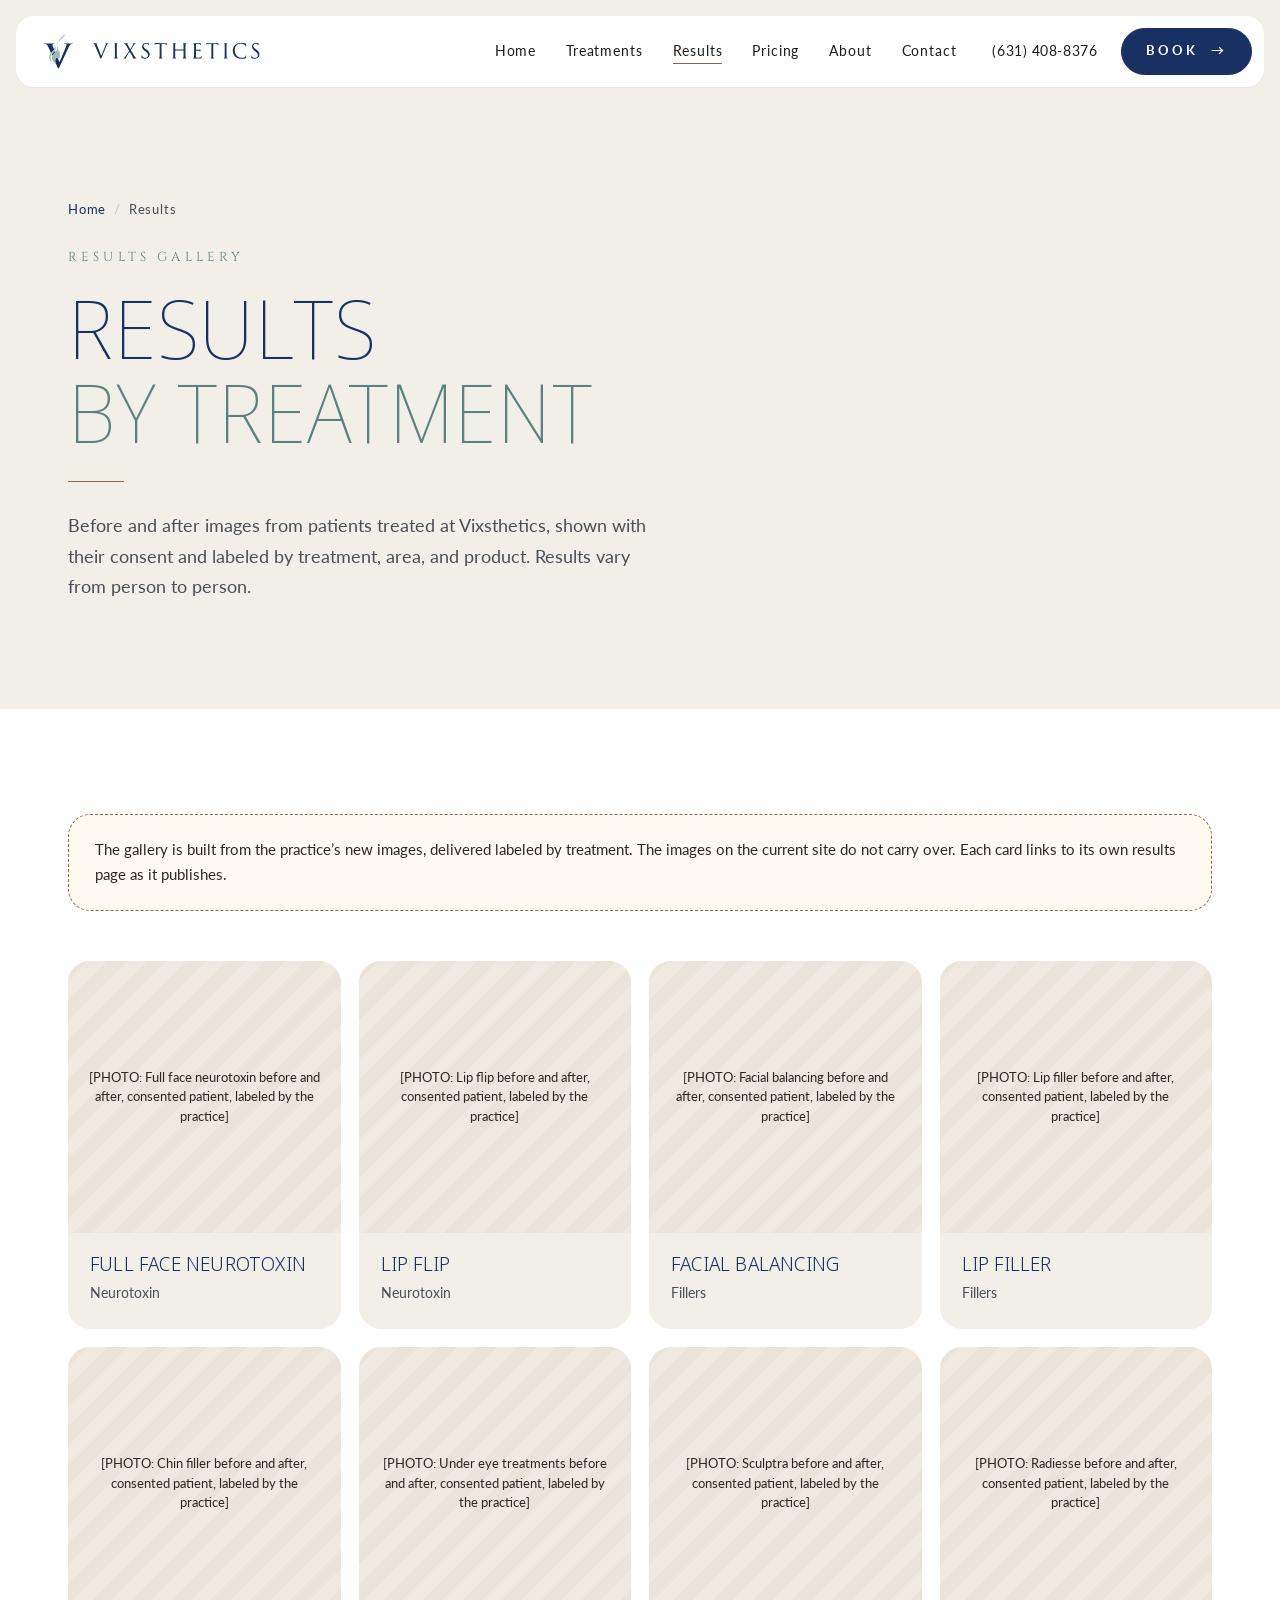
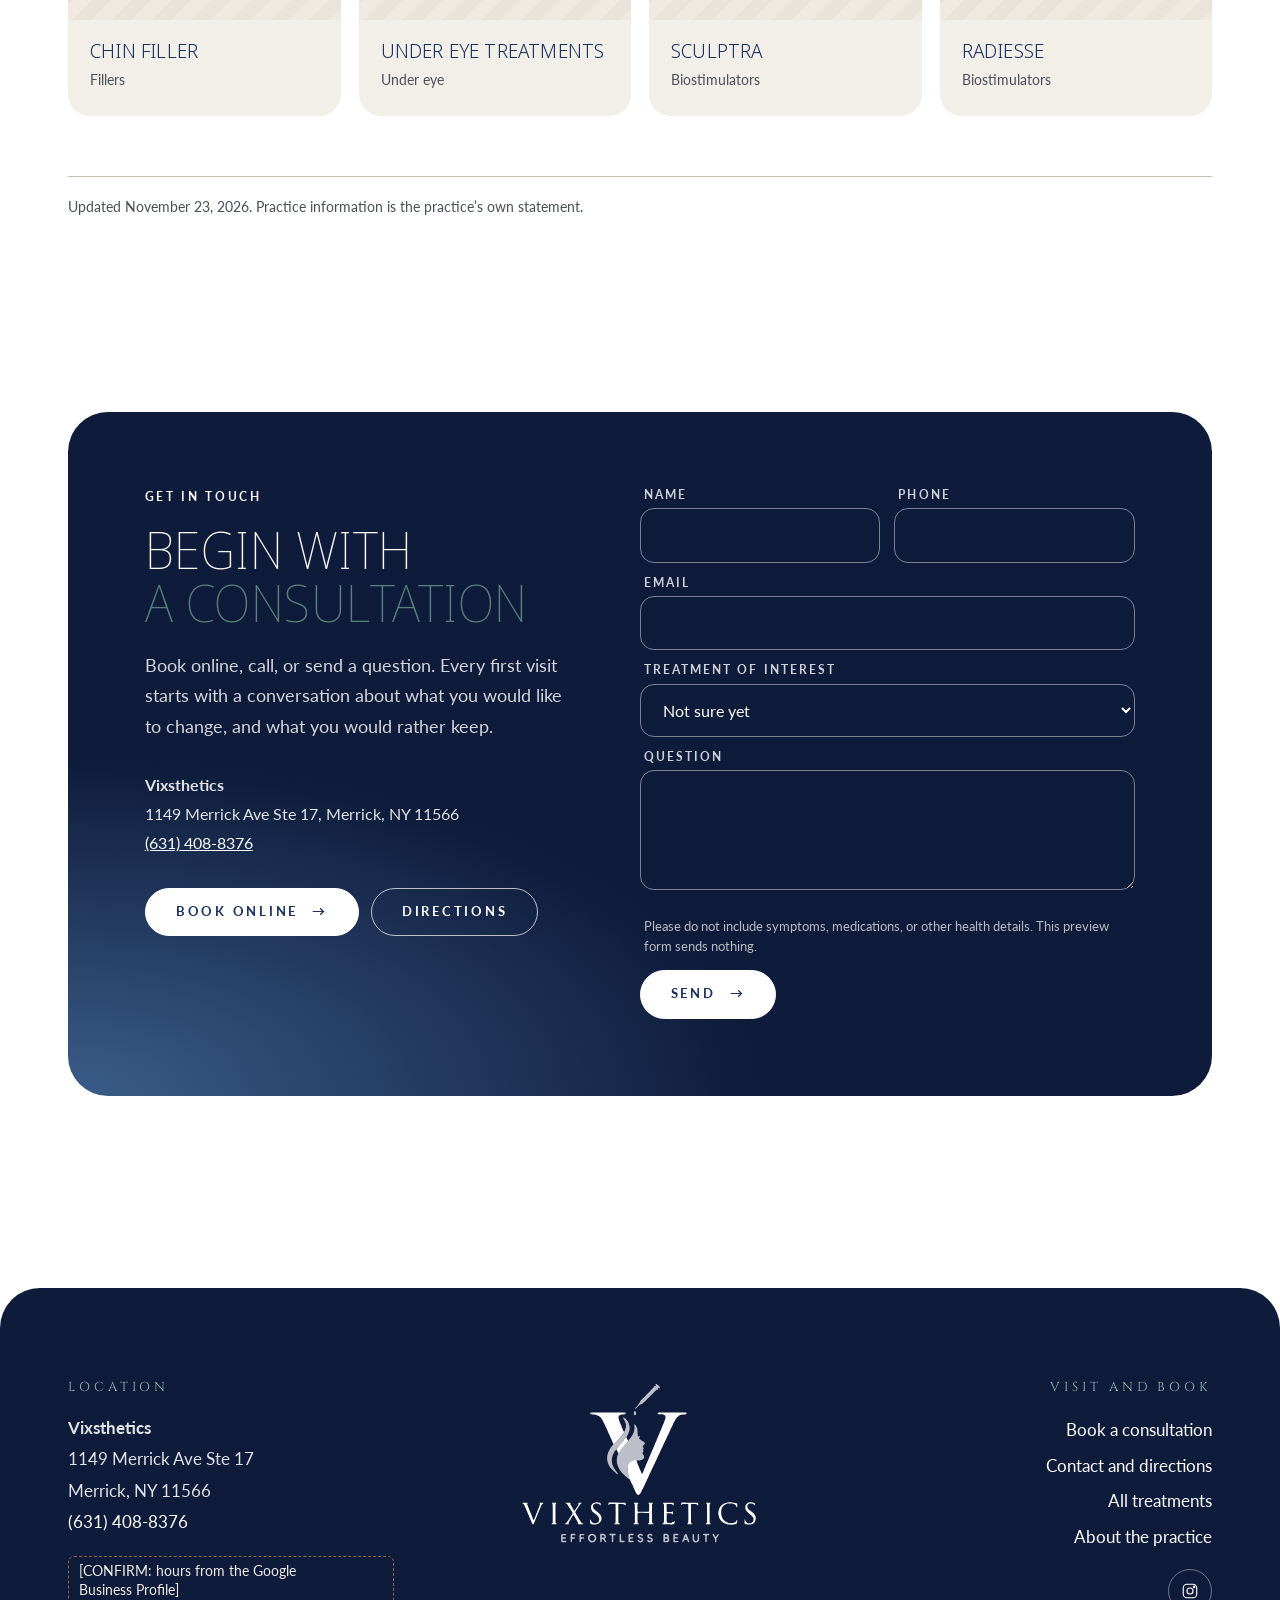
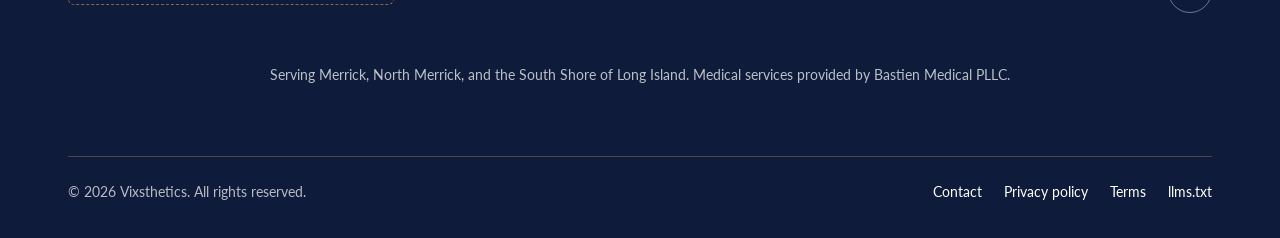
<file: vixsthetics/results/index.html>
<!doctype html>
<html lang="en">
<head>
<meta charset="utf-8">
<meta name="viewport" content="width=device-width, initial-scale=1">
<meta name="robots" content="noindex, nofollow">
<title>Before and After Results, Merrick, NY | Vixsthetics</title>
<meta name="description" content="Before and after results from Vixsthetics in Merrick, NY, by treatment: full face neurotoxin, lip flip, lip filler, chin filler, under eye, and more.">
<link rel="canonical" href="https://vixsthetics.com/results/">
<meta name="color-scheme" content="light">
<meta name="theme-color" content="#ffffff">
<meta property="og:type" content="website">
<meta property="og:site_name" content="Vixsthetics">
<meta property="og:title" content="Before and After Results, Merrick, NY | Vixsthetics">
<meta property="og:description" content="Before and after results from Vixsthetics in Merrick, NY, by treatment: full face neurotoxin, lip flip, lip filler, chin filler, under eye, and more.">
<meta property="og:url" content="https://vixsthetics.com/results/">
<meta property="og:image" content="https://vixsthetics.com/assets/og/results.jpg">
<meta property="og:image:width" content="1200">
<meta property="og:image:height" content="630">
<meta property="og:locale" content="en_US">
<meta name="twitter:card" content="summary_large_image">
<meta name="twitter:title" content="Before and After Results, Merrick, NY | Vixsthetics">
<meta name="twitter:description" content="Before and after results from Vixsthetics in Merrick, NY, by treatment: full face neurotoxin, lip flip, lip filler, chin filler, under eye, and more.">
<meta name="twitter:image" content="https://vixsthetics.com/assets/og/results.jpg">
<link rel="me" href="https://www.instagram.com/vixsthetics">
<link rel="icon" href="../assets/logo/vmark.svg" type="image/svg+xml">
<link rel="preconnect" href="https://fonts.googleapis.com">
<link rel="preconnect" href="https://fonts.gstatic.com" crossorigin>
<link rel="stylesheet" href="https://fonts.googleapis.com/css2?family=Cinzel:wght@400;500&family=Lato:wght@300;400;700&family=Noto+Sans+Display:wght@100;300&display=swap">
<link rel="stylesheet" href="../assets/site.css">
<script type="application/ld+json">
{
 "@context": "https://schema.org",
 "@graph": [
  {
   "@type": "WebSite",
   "@id": "https://vixsthetics.com/#website",
   "url": "https://vixsthetics.com/",
   "name": "Vixsthetics",
   "publisher": {
    "@id": "https://vixsthetics.com/#organization"
   },
   "inLanguage": "en-US"
  },
  {
   "@type": "CollectionPage",
   "@id": "https://vixsthetics.com/results/#webpage",
   "url": "https://vixsthetics.com/results/",
   "name": "Before and After Results, Merrick, NY | Vixsthetics",
   "description": "Before and after results from Vixsthetics in Merrick, NY, by treatment: full face neurotoxin, lip flip, lip filler, chin filler, under eye, and more.",
   "isPartOf": {
    "@id": "https://vixsthetics.com/#website"
   },
   "about": {
    "@id": "https://vixsthetics.com/#organization"
   },
   "inLanguage": "en-US",
   "dateModified": "2026-11-23",
   "primaryImageOfPage": {
    "@type": "ImageObject",
    "url": "https://vixsthetics.com/assets/og/results.jpg"
   },
   "speakable": {
    "@type": "SpeakableSpecification",
    "cssSelector": [
     ".speakable"
    ]
   },
   "breadcrumb": {
    "@id": "https://vixsthetics.com/results/#breadcrumb"
   }
  },
  {
   "@type": "BreadcrumbList",
   "@id": "https://vixsthetics.com/results/#breadcrumb",
   "itemListElement": [
    {
     "@type": "ListItem",
     "position": 1,
     "name": "Home",
     "item": "https://vixsthetics.com/"
    },
    {
     "@type": "ListItem",
     "position": 2,
     "name": "Results",
     "item": "https://vixsthetics.com/results/"
    }
   ]
  }
 ]
}
</script>
<script type="speculationrules">{"prerender":[{"source":"document","where":{"and":[{"href_matches":"/*"},{"not":{"selector_matches":"[rel~=nofollow], [target=_blank]"}}]},"eagerness":"moderate"}]}</script>
</head>
<body>
<a class="skip" href="#main">Skip to content</a>
<header class="site-header">
 <div class="bar">
  <a class="brand" href="../" aria-label="Vixsthetics home"><img class="vm" src="../assets/logo/vmark.svg" width="34" height="36" alt=""><img class="wm" src="../assets/logo/wordmark.svg" width="178" height="21" alt="Vixsthetics"></a>
  <nav class="nav" aria-label="Main"><a href=".././">Home</a><a href="../treatments/">Treatments</a><a href="../results/" aria-current="page">Results</a><a href="../pricing/">Pricing</a><a href="../about/">About</a><a href="../contact/">Contact</a></nav>
  <a class="head-tel" href="tel:+16314088376">(631) 408-8376</a>
  <a class="btn" href="../book/">Book <span class="arr" aria-hidden="true">&rarr;</span></a>
  <button class="menu-btn" type="button" aria-label="Menu" aria-expanded="false" aria-controls="mobile-menu"><span></span><span></span><span></span></button>
 </div>
</header>
<div class="mobile-menu" id="mobile-menu" inert><a href=".././">Home</a><a href="../treatments/">Treatments</a><a href="../results/">Results</a><a href="../pricing/">Pricing</a><a href="../about/">About</a><a href="../contact/">Contact</a><a class="btn light" href="../book/">Book a consultation <span class="arr" aria-hidden="true">&rarr;</span></a><a class="mm-tel" href="tel:+16314088376">(631) 408-8376</a></div>
<main id="main">
<section class="page-hero"><div class="wrap"><div><nav class="crumbs" aria-label="Breadcrumb"><ol><li><a href="../">Home</a></li><li aria-current="page">Results</li></ol></nav><p class="eyebrow">Results gallery</p><h1>Results <span class="h-sage">by treatment</span></h1><hr class="rule"><p class="lead speakable">Before and after images from patients treated at Vixsthetics, shown with their consent and labeled by treatment, area, and product. Results vary from person to person.</p></div></div></section><section class="pad-sm"><div class="wrap">
<p class="ph-block reveal">The gallery is built from the practice&rsquo;s new images, delivered labeled by treatment. The images on the current site do not carry over. Each card links to its own results page as it publishes.</p>
<div class="rgrid"><div class="rcard reveal"><div class="ph-img">[PHOTO: Full face neurotoxin before and after, consented patient, labeled by the practice]</div><div class="b"><h3>Full face neurotoxin</h3><p>Neurotoxin</p></div></div><div class="rcard reveal"><div class="ph-img">[PHOTO: Lip flip before and after, consented patient, labeled by the practice]</div><div class="b"><h3>Lip flip</h3><p>Neurotoxin</p></div></div><div class="rcard reveal"><div class="ph-img">[PHOTO: Facial balancing before and after, consented patient, labeled by the practice]</div><div class="b"><h3>Facial balancing</h3><p>Fillers</p></div></div><div class="rcard reveal"><div class="ph-img">[PHOTO: Lip filler before and after, consented patient, labeled by the practice]</div><div class="b"><h3>Lip filler</h3><p>Fillers</p></div></div><div class="rcard reveal"><div class="ph-img">[PHOTO: Chin filler before and after, consented patient, labeled by the practice]</div><div class="b"><h3>Chin filler</h3><p>Fillers</p></div></div><div class="rcard reveal"><div class="ph-img">[PHOTO: Under eye treatments before and after, consented patient, labeled by the practice]</div><div class="b"><h3>Under eye treatments</h3><p>Under eye</p></div></div><div class="rcard reveal"><div class="ph-img">[PHOTO: Sculptra before and after, consented patient, labeled by the practice]</div><div class="b"><h3>Sculptra</h3><p>Biostimulators</p></div></div><div class="rcard reveal"><div class="ph-img">[PHOTO: Radiesse before and after, consented patient, labeled by the practice]</div><div class="b"><h3>Radiesse</h3><p>Biostimulators</p></div></div></div>
<p class="updated">Updated <time datetime="2026-11-23">November 23, 2026</time>. Practice information is the practice&rsquo;s own statement.</p>
</div></section>
<section class="pad-sm"><div class="wrap"><div class="contact-card reveal">
 <div>
  <p class="label">Get in touch</p>
  <h2>Begin with <span class="h-sage">a&nbsp;consultation</span></h2>
  <p class="lead" style="margin-top:22px">Book online, call, or send a question. Every first visit starts with a conversation about what you would like to change, and what you would rather keep.</p>
  <div class="nap"><strong>Vixsthetics</strong><br>1149 Merrick Ave Ste 17, Merrick, NY 11566<br><a href="tel:+16314088376">(631) 408-8376</a></div>
  <p style="margin-top:30px;display:flex;gap:12px;flex-wrap:wrap"><a class="btn light" href="https://vixsthetics.janeapp.com/locations/vixsthetics/book" target="_blank" rel="noopener">Book online <span class="arr" aria-hidden="true">&rarr;</span></a><a class="btn ghost-light" href="../contact/">Directions</a></p>
 </div>
 <form class="f" action="#" method="post" toolname="request_consultation" tooldescription="Ask Vixsthetics in Merrick, NY a question or request a consultation. Never submit health details.">
  <div class="field"><label for="f-name">Name</label><input id="f-name" name="name" autocomplete="name" required></div>
  <div class="field"><label for="f-phone">Phone</label><input id="f-phone" name="phone" type="tel" autocomplete="tel"></div>
  <div class="field full"><label for="f-email">Email</label><input id="f-email" name="email" type="email" autocomplete="email" required></div>
  <div class="field full"><label for="f-int">Treatment of interest</label><select id="f-int" name="treatment"><option>Not sure yet</option><option>Full face neurotoxin treatment</option><option>Neurotoxin</option><option>Lip flip</option><option>Lip filler</option><option>Facial balancing with fillers</option><option>Under eye treatment</option><option>Sculptra or Radiesse</option><option>Microneedling</option><option>IV therapy</option><option>Weight loss management</option><option>Hair restoration</option></select></div>
  <div class="field full"><label for="f-msg">Question</label><textarea id="f-msg" name="message"></textarea></div>
  <input type="hidden" name="ai_source" value="">
  <p class="field full note">Please do not include symptoms, medications, or other health details. This preview form sends nothing.</p>
  <div class="field full"><button class="btn light" type="submit">Send <span class="arr" aria-hidden="true">&rarr;</span></button></div>
  <div class="thanks" role="status"><strong>Thank you.</strong> In the live site this message goes to the practice and you will hear back soon. Nothing was sent from this preview.</div>
 </form>
</div></div></section>
</main>
<footer class="site-footer">
 <div class="wrap">
  <div class="fgrid">
   <div>
    <h2>Location</h2>
    <address><strong>Vixsthetics</strong><br>1149 Merrick Ave Ste 17<br>Merrick, NY 11566<br><a href="tel:+16314088376">(631) 408-8376</a></address>
    <p style="margin:18px 0 0;color:rgba(255,255,255,.8)"><span class="ph" style="background:transparent;color:#F2EEE8;border-color:#8A6845">[CONFIRM: hours from the Google Business Profile]</span></p>
   </div>
   <img class="logo" src="../assets/logo/lockup-white.svg" width="250" height="169" alt="Vixsthetics, Effortless Beauty" loading="lazy">
   <div class="fright">
    <h2>Visit and book</h2>
    <ul class="flinks">
     <li><a href="../book/">Book a consultation</a></li>
     <li><a href="../contact/">Contact and directions</a></li>
     <li><a href="../treatments/">All treatments</a></li>
     <li><a href="../about/">About the practice</a></li>
    </ul>
    <div class="socials"><a href="https://www.instagram.com/vixsthetics" rel="me noopener" target="_blank" aria-label="Vixsthetics on Instagram"><svg viewBox="0 0 24 24" fill="none" stroke="currentColor" stroke-width="1.5" aria-hidden="true"><rect x="3" y="3" width="18" height="18" rx="5"/><circle cx="12" cy="12" r="4"/><circle cx="17.5" cy="6.5" r="1" fill="currentColor"/></svg></a></div>
   </div>
  </div>
  <p style="margin:50px 0 0;font-size:14px;color:rgba(255,255,255,.72);text-align:center">Serving Merrick, North Merrick, and the South Shore of Long Island. Medical services provided by Bastien Medical PLLC.</p>
  <div class="fbase">
   <p style="margin:0">&copy; <span data-year>2026</span> Vixsthetics. All rights reserved.</p>
   <ul><li><a href="../contact/">Contact</a></li><li><a href="../privacy-policy/">Privacy policy</a></li><li><a href="../terms/">Terms</a></li><li><a href="../llms.txt">llms.txt</a></li></ul>
  </div>
 </div>
</footer>
<a class="btn float-book" href="../book/">Book a consultation <span class="arr" aria-hidden="true">&rarr;</span></a>
<dialog class="vmodal" id="video-modal" aria-label="Video">
 <button class="close" type="button" aria-label="Close video">&times;</button>
 <div class="frame"><div><p class="eyebrow" style="color:#9ABBB8">Video placeholder</p><p class="vt"></p><p style="margin-top:14px;font-size:14px;opacity:.75">[VIDEO: to be filmed at the practice photo and video shoot. A transcript will sit under each video on the page.]</p></div></div>
 <p class="sum"></p>
</dialog>
<script src="../assets/site.js" defer></script>
</body>
</html>
</file>
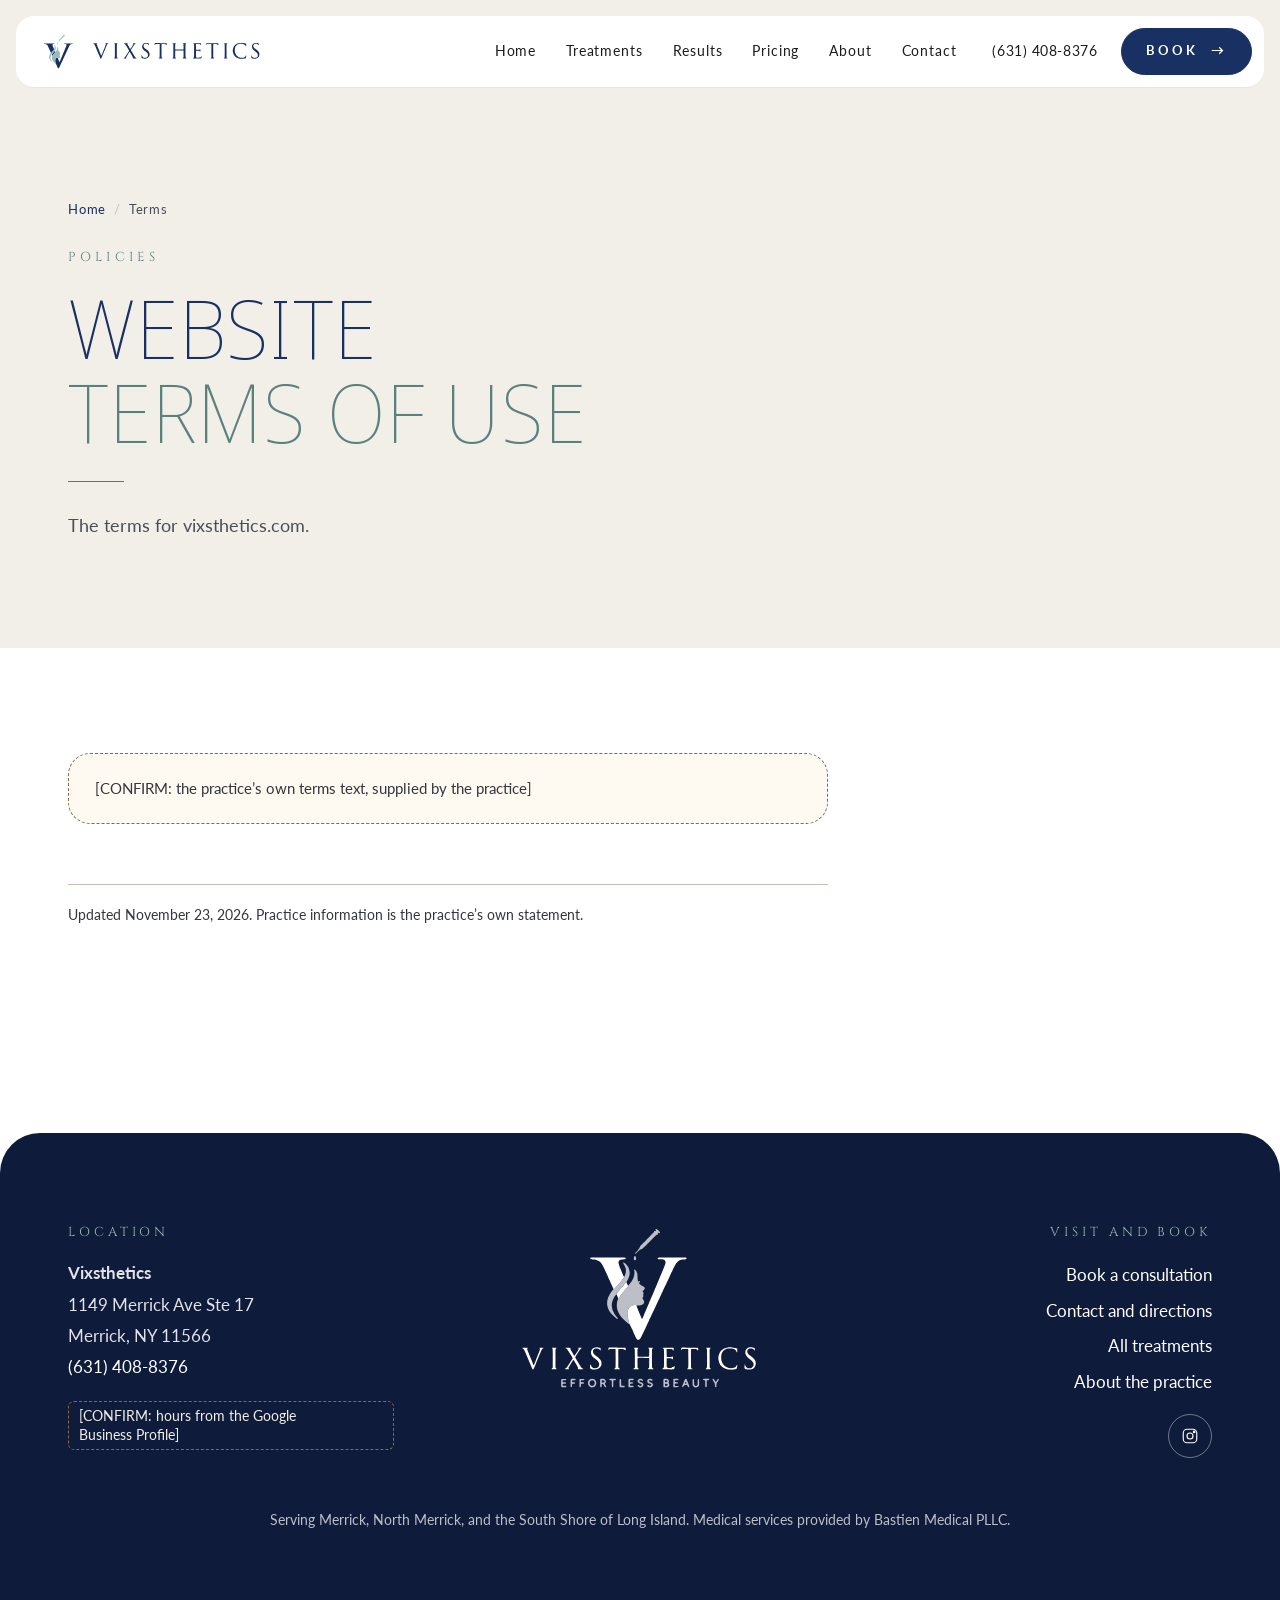
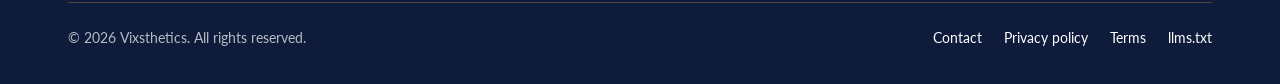
<file: vixsthetics/terms/index.html>
<!doctype html>
<html lang="en">
<head>
<meta charset="utf-8">
<meta name="viewport" content="width=device-width, initial-scale=1">
<meta name="robots" content="noindex, nofollow">
<title>Terms | Vixsthetics</title>
<meta name="description" content="The terms for the Vixsthetics website, Merrick, NY.">
<link rel="canonical" href="https://vixsthetics.com/terms/">
<meta name="color-scheme" content="light">
<meta name="theme-color" content="#ffffff">
<meta property="og:type" content="website">
<meta property="og:site_name" content="Vixsthetics">
<meta property="og:title" content="Terms | Vixsthetics">
<meta property="og:description" content="The terms for the Vixsthetics website, Merrick, NY.">
<meta property="og:url" content="https://vixsthetics.com/terms/">
<meta property="og:image" content="https://vixsthetics.com/assets/og/terms.jpg">
<meta property="og:image:width" content="1200">
<meta property="og:image:height" content="630">
<meta property="og:locale" content="en_US">
<meta name="twitter:card" content="summary_large_image">
<meta name="twitter:title" content="Terms | Vixsthetics">
<meta name="twitter:description" content="The terms for the Vixsthetics website, Merrick, NY.">
<meta name="twitter:image" content="https://vixsthetics.com/assets/og/terms.jpg">
<link rel="me" href="https://www.instagram.com/vixsthetics">
<link rel="icon" href="../assets/logo/vmark.svg" type="image/svg+xml">
<link rel="preconnect" href="https://fonts.googleapis.com">
<link rel="preconnect" href="https://fonts.gstatic.com" crossorigin>
<link rel="stylesheet" href="https://fonts.googleapis.com/css2?family=Cinzel:wght@400;500&family=Lato:wght@300;400;700&family=Noto+Sans+Display:wght@100;300&display=swap">
<link rel="stylesheet" href="../assets/site.css">
<script type="speculationrules">{"prerender":[{"source":"document","where":{"and":[{"href_matches":"/*"},{"not":{"selector_matches":"[rel~=nofollow], [target=_blank]"}}]},"eagerness":"moderate"}]}</script>
</head>
<body>
<a class="skip" href="#main">Skip to content</a>
<header class="site-header">
 <div class="bar">
  <a class="brand" href="../" aria-label="Vixsthetics home"><img class="vm" src="../assets/logo/vmark.svg" width="34" height="36" alt=""><img class="wm" src="../assets/logo/wordmark.svg" width="178" height="21" alt="Vixsthetics"></a>
  <nav class="nav" aria-label="Main"><a href=".././">Home</a><a href="../treatments/">Treatments</a><a href="../results/">Results</a><a href="../pricing/">Pricing</a><a href="../about/">About</a><a href="../contact/">Contact</a></nav>
  <a class="head-tel" href="tel:+16314088376">(631) 408-8376</a>
  <a class="btn" href="../book/">Book <span class="arr" aria-hidden="true">&rarr;</span></a>
  <button class="menu-btn" type="button" aria-label="Menu" aria-expanded="false" aria-controls="mobile-menu"><span></span><span></span><span></span></button>
 </div>
</header>
<div class="mobile-menu" id="mobile-menu" inert><a href=".././">Home</a><a href="../treatments/">Treatments</a><a href="../results/">Results</a><a href="../pricing/">Pricing</a><a href="../about/">About</a><a href="../contact/">Contact</a><a class="btn light" href="../book/">Book a consultation <span class="arr" aria-hidden="true">&rarr;</span></a><a class="mm-tel" href="tel:+16314088376">(631) 408-8376</a></div>
<main id="main">
<section class="page-hero"><div class="wrap"><div><nav class="crumbs" aria-label="Breadcrumb"><ol><li><a href="../">Home</a></li><li aria-current="page">Terms</li></ol></nav><p class="eyebrow">Policies</p><h1>Website <span class="h-sage">terms of&nbsp;use</span></h1><hr class="rule"><p class="lead speakable">The terms for vixsthetics.com.</p></div></div></section><section class="pad-sm"><div class="wrap"><div class="prose"><p class="ph-block">[CONFIRM: the practice&rsquo;s own terms text, supplied by the practice]</p><p class="updated">Updated <time datetime="2026-11-23">November 23, 2026</time>. Practice information is the practice&rsquo;s own statement.</p></div></div></section>
</main>
<footer class="site-footer">
 <div class="wrap">
  <div class="fgrid">
   <div>
    <h2>Location</h2>
    <address><strong>Vixsthetics</strong><br>1149 Merrick Ave Ste 17<br>Merrick, NY 11566<br><a href="tel:+16314088376">(631) 408-8376</a></address>
    <p style="margin:18px 0 0;color:rgba(255,255,255,.8)"><span class="ph" style="background:transparent;color:#F2EEE8;border-color:#8A6845">[CONFIRM: hours from the Google Business Profile]</span></p>
   </div>
   <img class="logo" src="../assets/logo/lockup-white.svg" width="250" height="169" alt="Vixsthetics, Effortless Beauty" loading="lazy">
   <div class="fright">
    <h2>Visit and book</h2>
    <ul class="flinks">
     <li><a href="../book/">Book a consultation</a></li>
     <li><a href="../contact/">Contact and directions</a></li>
     <li><a href="../treatments/">All treatments</a></li>
     <li><a href="../about/">About the practice</a></li>
    </ul>
    <div class="socials"><a href="https://www.instagram.com/vixsthetics" rel="me noopener" target="_blank" aria-label="Vixsthetics on Instagram"><svg viewBox="0 0 24 24" fill="none" stroke="currentColor" stroke-width="1.5" aria-hidden="true"><rect x="3" y="3" width="18" height="18" rx="5"/><circle cx="12" cy="12" r="4"/><circle cx="17.5" cy="6.5" r="1" fill="currentColor"/></svg></a></div>
   </div>
  </div>
  <p style="margin:50px 0 0;font-size:14px;color:rgba(255,255,255,.72);text-align:center">Serving Merrick, North Merrick, and the South Shore of Long Island. Medical services provided by Bastien Medical PLLC.</p>
  <div class="fbase">
   <p style="margin:0">&copy; <span data-year>2026</span> Vixsthetics. All rights reserved.</p>
   <ul><li><a href="../contact/">Contact</a></li><li><a href="../privacy-policy/">Privacy policy</a></li><li><a href="../terms/">Terms</a></li><li><a href="../llms.txt">llms.txt</a></li></ul>
  </div>
 </div>
</footer>
<a class="btn float-book" href="../book/">Book a consultation <span class="arr" aria-hidden="true">&rarr;</span></a>
<dialog class="vmodal" id="video-modal" aria-label="Video">
 <button class="close" type="button" aria-label="Close video">&times;</button>
 <div class="frame"><div><p class="eyebrow" style="color:#9ABBB8">Video placeholder</p><p class="vt"></p><p style="margin-top:14px;font-size:14px;opacity:.75">[VIDEO: to be filmed at the practice photo and video shoot. A transcript will sit under each video on the page.]</p></div></div>
 <p class="sum"></p>
</dialog>
<script src="../assets/site.js" defer></script>
</body>
</html>
</file>
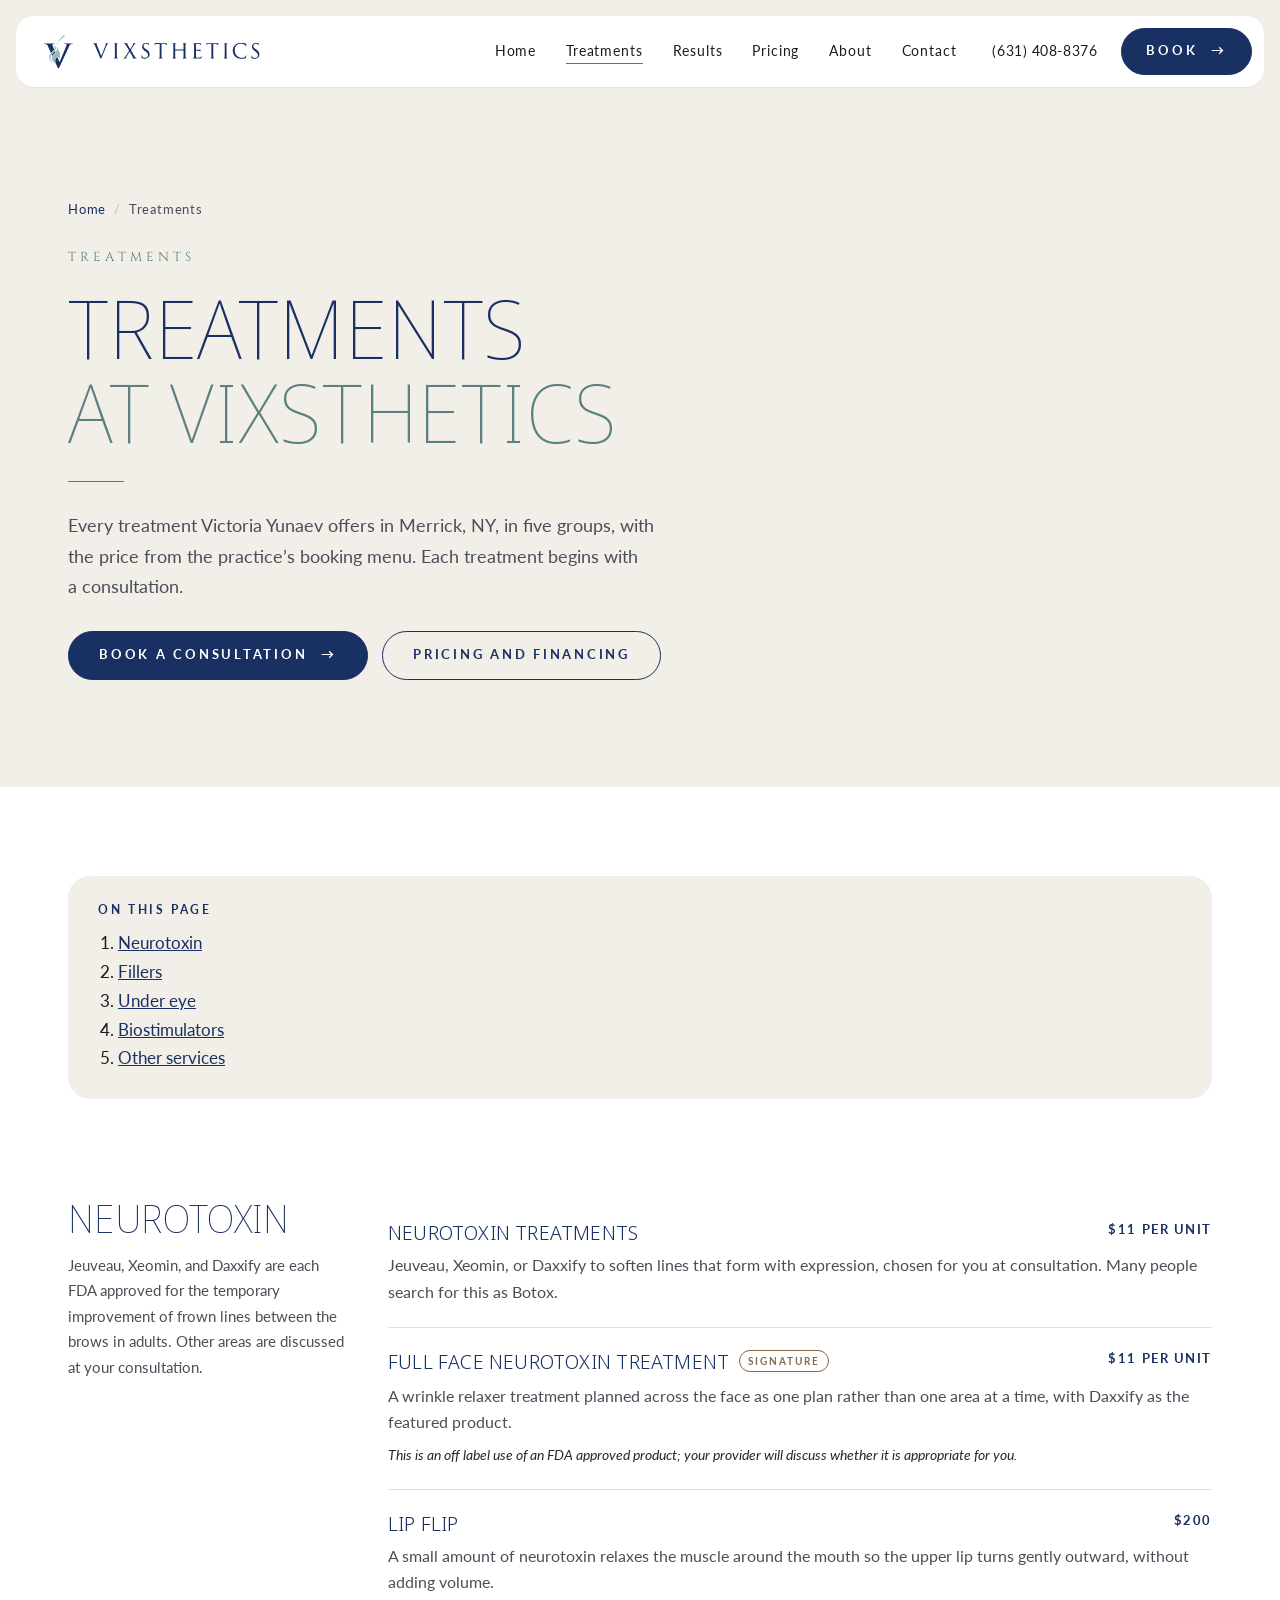
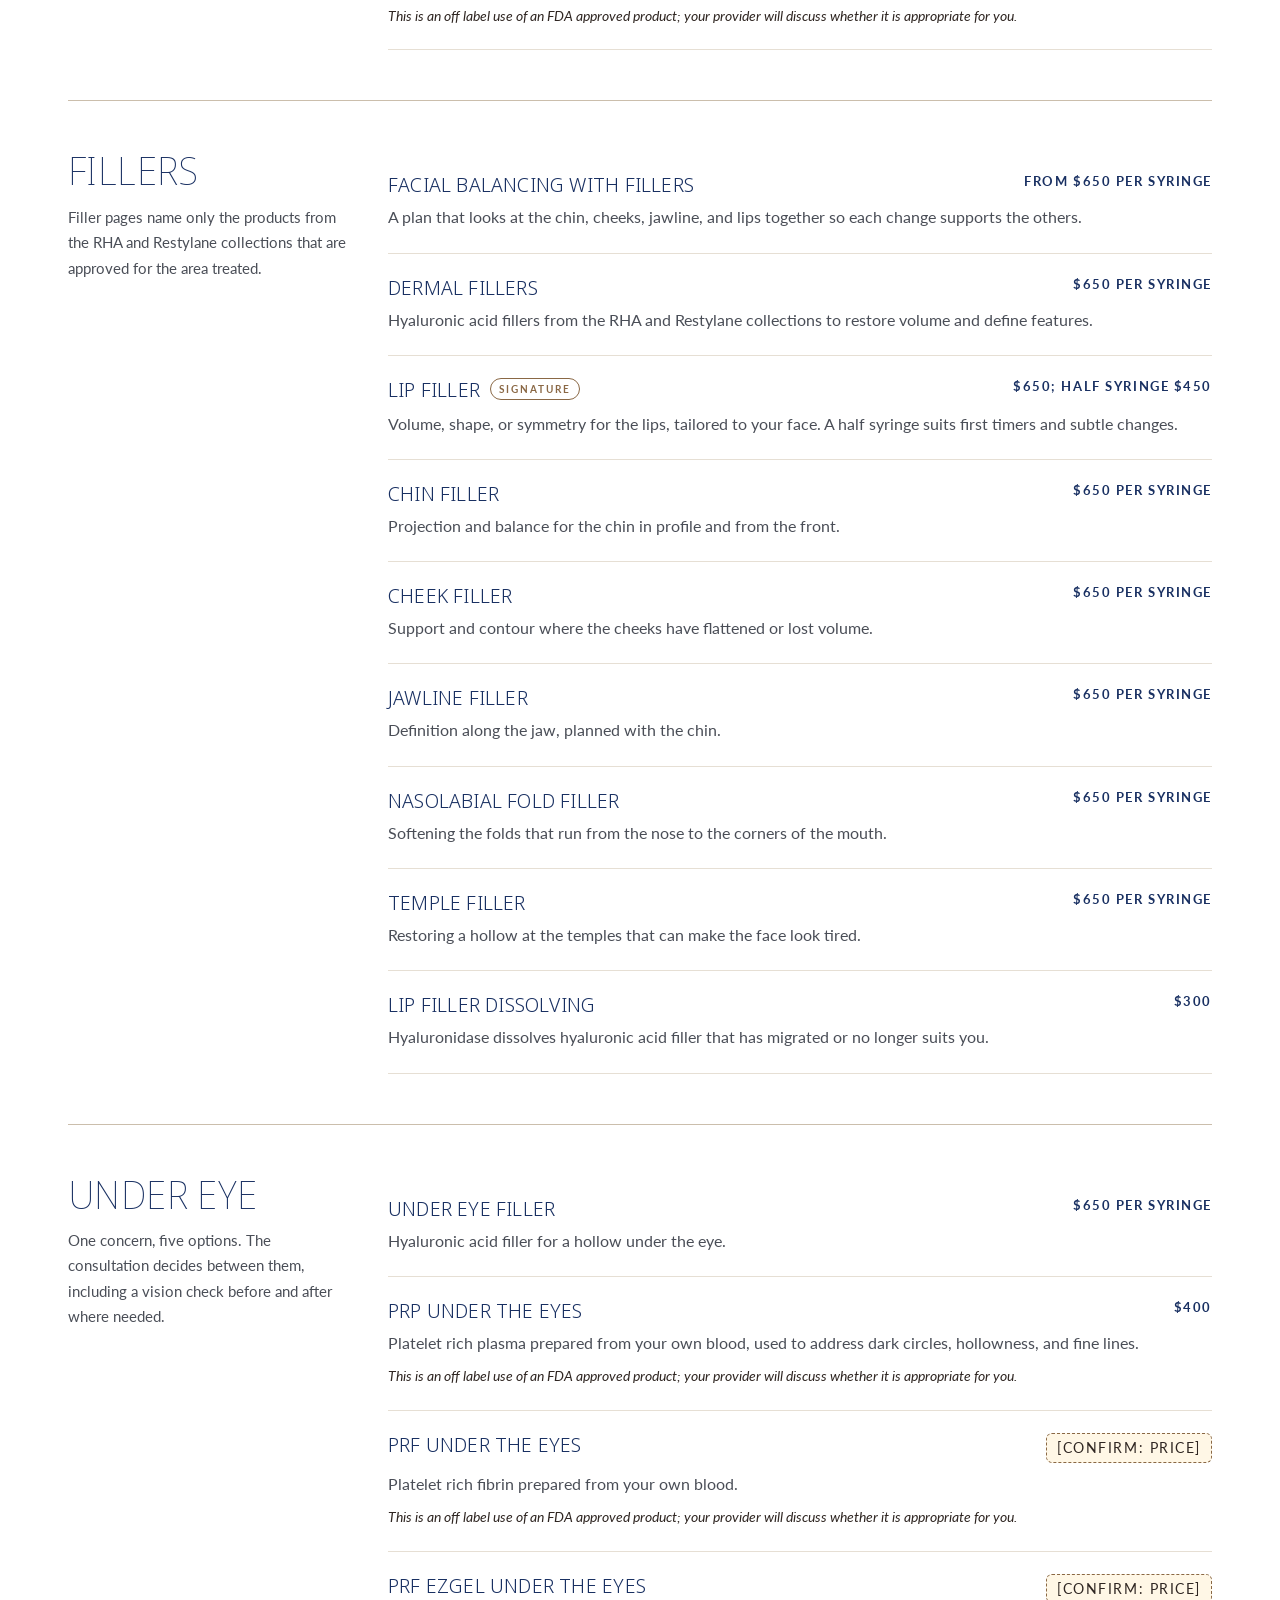
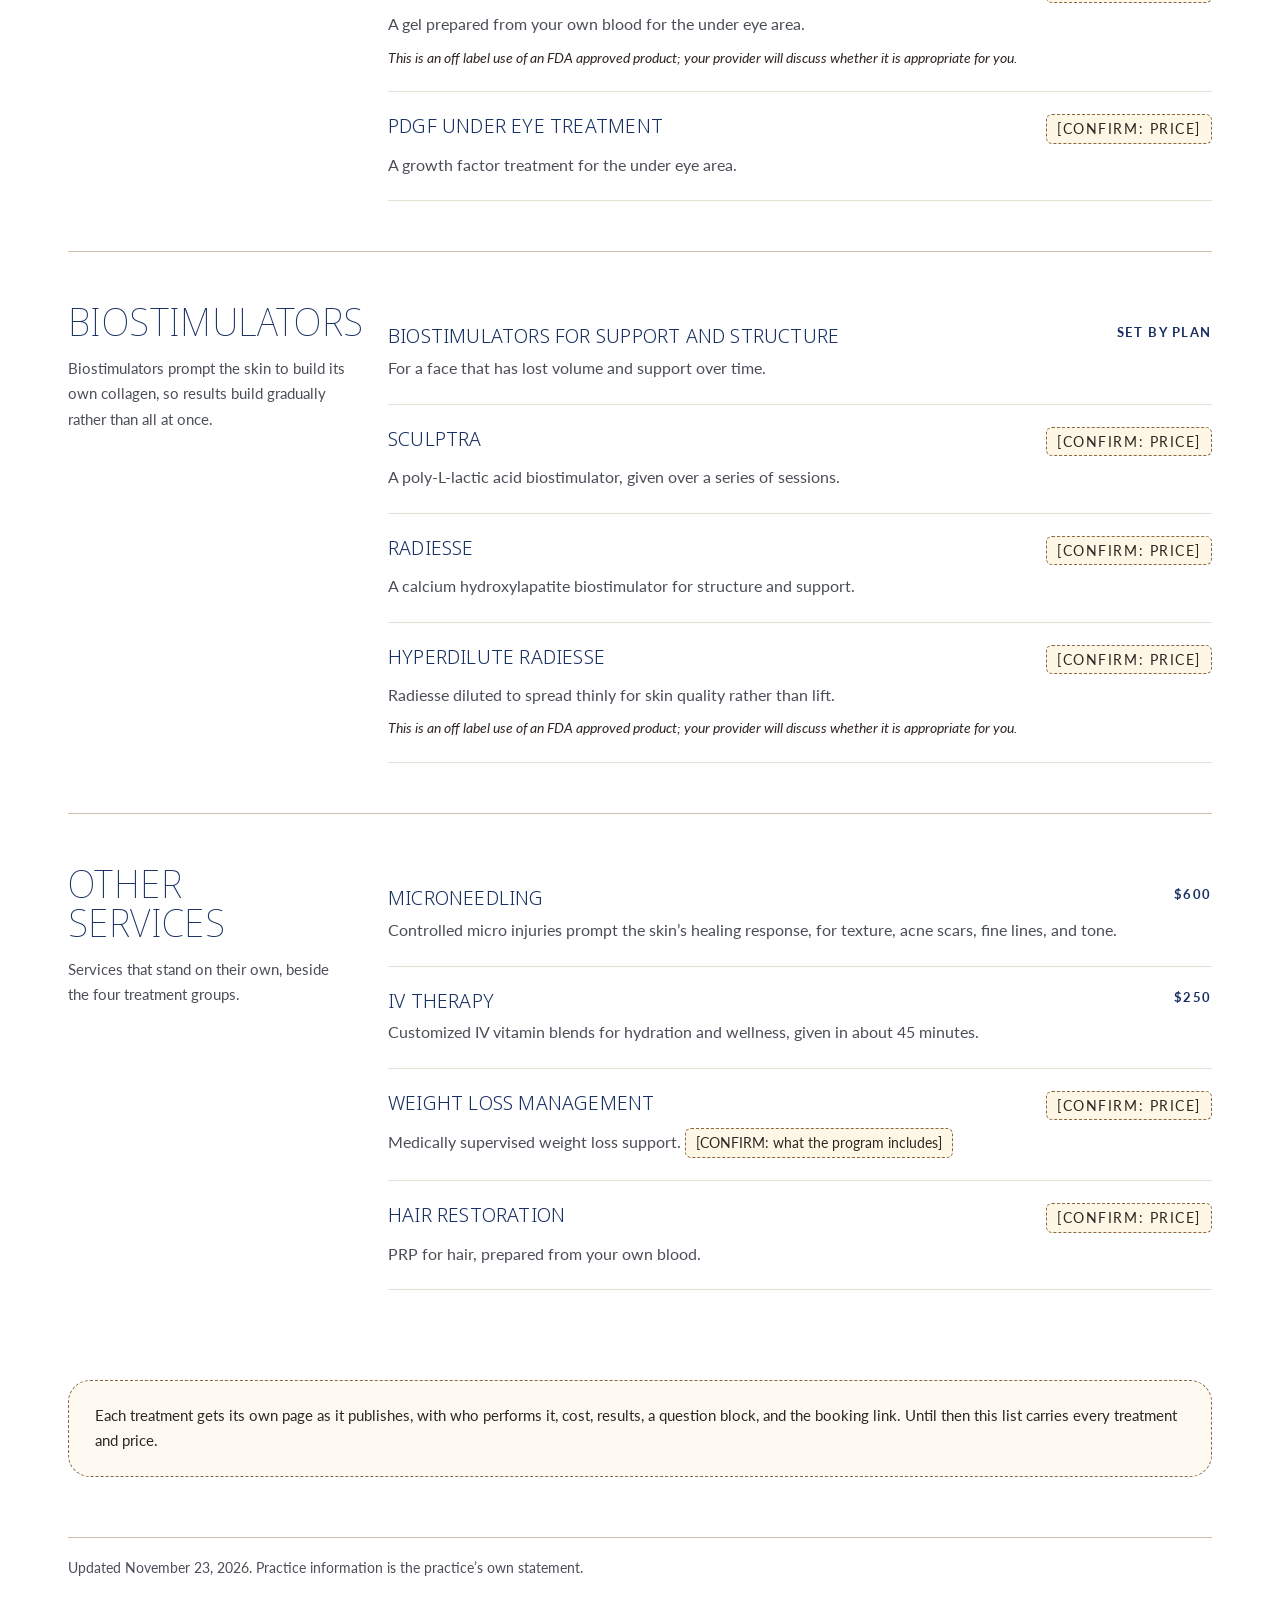
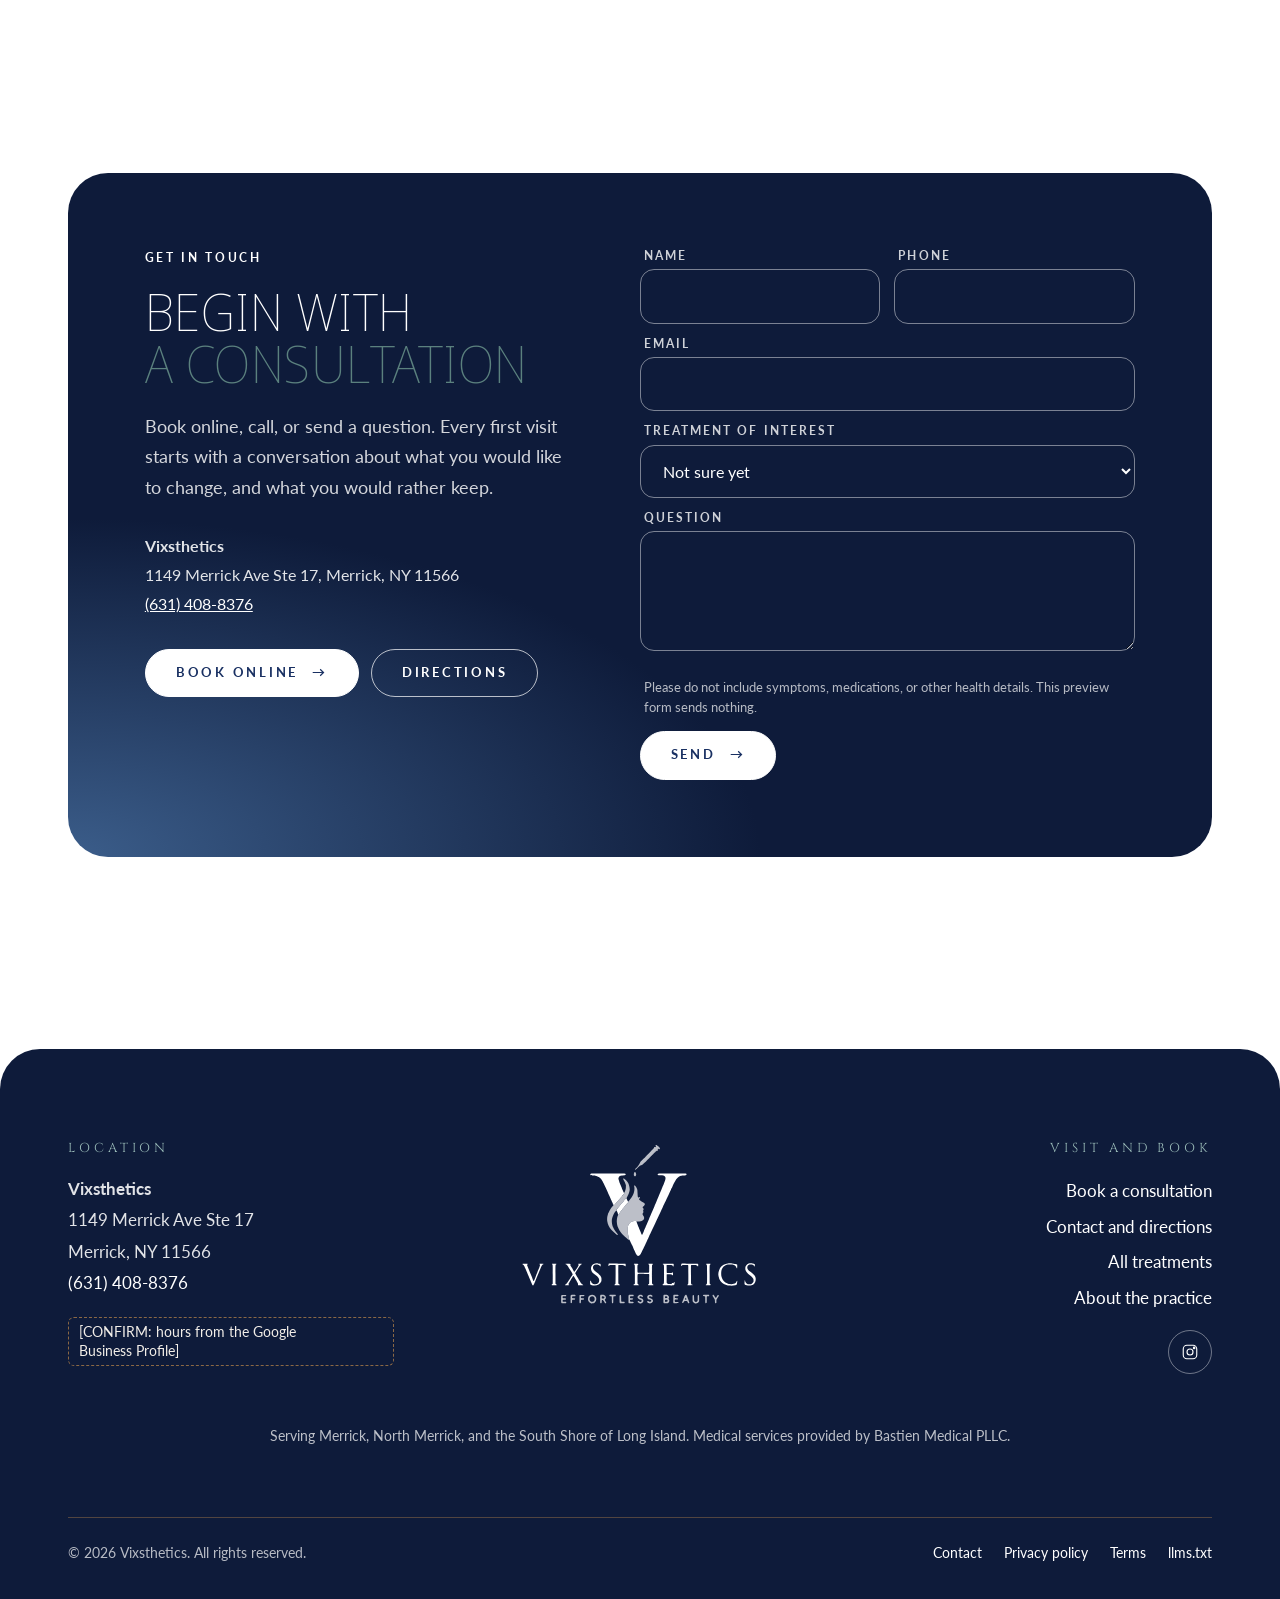
<file: vixsthetics/treatments/index.html>
<!doctype html>
<html lang="en">
<head>
<meta charset="utf-8">
<meta name="viewport" content="width=device-width, initial-scale=1">
<meta name="robots" content="noindex, nofollow">
<title>Treatments in Merrick, NY | Vixsthetics</title>
<meta name="description" content="Every treatment at Vixsthetics in Merrick, NY: neurotoxin, fillers, under eye, biostimulators, microneedling and IV therapy, with prices.">
<link rel="canonical" href="https://vixsthetics.com/treatments/">
<meta name="color-scheme" content="light">
<meta name="theme-color" content="#ffffff">
<meta property="og:type" content="website">
<meta property="og:site_name" content="Vixsthetics">
<meta property="og:title" content="Treatments in Merrick, NY | Vixsthetics">
<meta property="og:description" content="Every treatment at Vixsthetics in Merrick, NY: neurotoxin, fillers, under eye, biostimulators, microneedling and IV therapy, with prices.">
<meta property="og:url" content="https://vixsthetics.com/treatments/">
<meta property="og:image" content="https://vixsthetics.com/assets/og/treatments.jpg">
<meta property="og:image:width" content="1200">
<meta property="og:image:height" content="630">
<meta property="og:locale" content="en_US">
<meta name="twitter:card" content="summary_large_image">
<meta name="twitter:title" content="Treatments in Merrick, NY | Vixsthetics">
<meta name="twitter:description" content="Every treatment at Vixsthetics in Merrick, NY: neurotoxin, fillers, under eye, biostimulators, microneedling and IV therapy, with prices.">
<meta name="twitter:image" content="https://vixsthetics.com/assets/og/treatments.jpg">
<link rel="me" href="https://www.instagram.com/vixsthetics">
<link rel="icon" href="../assets/logo/vmark.svg" type="image/svg+xml">
<link rel="preconnect" href="https://fonts.googleapis.com">
<link rel="preconnect" href="https://fonts.gstatic.com" crossorigin>
<link rel="stylesheet" href="https://fonts.googleapis.com/css2?family=Cinzel:wght@400;500&family=Lato:wght@300;400;700&family=Noto+Sans+Display:wght@100;300&display=swap">
<link rel="stylesheet" href="../assets/site.css">
<script type="application/ld+json">
{
 "@context": "https://schema.org",
 "@graph": [
  {
   "@type": "WebSite",
   "@id": "https://vixsthetics.com/#website",
   "url": "https://vixsthetics.com/",
   "name": "Vixsthetics",
   "publisher": {
    "@id": "https://vixsthetics.com/#organization"
   },
   "inLanguage": "en-US"
  },
  {
   "@type": "WebPage",
   "@id": "https://vixsthetics.com/treatments/#webpage",
   "url": "https://vixsthetics.com/treatments/",
   "name": "Treatments in Merrick, NY | Vixsthetics",
   "description": "Every treatment at Vixsthetics in Merrick, NY: neurotoxin, fillers, under eye, biostimulators, microneedling and IV therapy, with prices.",
   "isPartOf": {
    "@id": "https://vixsthetics.com/#website"
   },
   "about": {
    "@id": "https://vixsthetics.com/#organization"
   },
   "inLanguage": "en-US",
   "dateModified": "2026-11-23",
   "primaryImageOfPage": {
    "@type": "ImageObject",
    "url": "https://vixsthetics.com/assets/og/treatments.jpg"
   },
   "speakable": {
    "@type": "SpeakableSpecification",
    "cssSelector": [
     ".speakable"
    ]
   },
   "breadcrumb": {
    "@id": "https://vixsthetics.com/treatments/#breadcrumb"
   },
   "mainEntity": {
    "@id": "https://vixsthetics.com/treatments/#list"
   }
  },
  {
   "@type": "BreadcrumbList",
   "@id": "https://vixsthetics.com/treatments/#breadcrumb",
   "itemListElement": [
    {
     "@type": "ListItem",
     "position": 1,
     "name": "Home",
     "item": "https://vixsthetics.com/"
    },
    {
     "@type": "ListItem",
     "position": 2,
     "name": "Treatments",
     "item": "https://vixsthetics.com/treatments/"
    }
   ]
  },
  {
   "@type": "ItemList",
   "@id": "https://vixsthetics.com/treatments/#list",
   "name": "Treatments offered at Vixsthetics",
   "numberOfItems": 25,
   "itemListElement": [
    {
     "@type": "ListItem",
     "position": 1,
     "name": "Neurotoxin treatments"
    },
    {
     "@type": "ListItem",
     "position": 2,
     "name": "Full face neurotoxin treatment"
    },
    {
     "@type": "ListItem",
     "position": 3,
     "name": "Lip flip"
    },
    {
     "@type": "ListItem",
     "position": 4,
     "name": "Facial balancing with fillers"
    },
    {
     "@type": "ListItem",
     "position": 5,
     "name": "Dermal fillers"
    },
    {
     "@type": "ListItem",
     "position": 6,
     "name": "Lip filler"
    },
    {
     "@type": "ListItem",
     "position": 7,
     "name": "Chin filler"
    },
    {
     "@type": "ListItem",
     "position": 8,
     "name": "Cheek filler"
    },
    {
     "@type": "ListItem",
     "position": 9,
     "name": "Jawline filler"
    },
    {
     "@type": "ListItem",
     "position": 10,
     "name": "Nasolabial fold filler"
    },
    {
     "@type": "ListItem",
     "position": 11,
     "name": "Temple filler"
    },
    {
     "@type": "ListItem",
     "position": 12,
     "name": "Lip filler dissolving"
    },
    {
     "@type": "ListItem",
     "position": 13,
     "name": "Under eye filler"
    },
    {
     "@type": "ListItem",
     "position": 14,
     "name": "PRP under the eyes"
    },
    {
     "@type": "ListItem",
     "position": 15,
     "name": "PRF under the eyes"
    },
    {
     "@type": "ListItem",
     "position": 16,
     "name": "PRF EZGel under the eyes"
    },
    {
     "@type": "ListItem",
     "position": 17,
     "name": "PDGF under eye treatment"
    },
    {
     "@type": "ListItem",
     "position": 18,
     "name": "Biostimulators for support and structure"
    },
    {
     "@type": "ListItem",
     "position": 19,
     "name": "Sculptra"
    },
    {
     "@type": "ListItem",
     "position": 20,
     "name": "Radiesse"
    },
    {
     "@type": "ListItem",
     "position": 21,
     "name": "Hyperdilute Radiesse"
    },
    {
     "@type": "ListItem",
     "position": 22,
     "name": "Microneedling"
    },
    {
     "@type": "ListItem",
     "position": 23,
     "name": "IV therapy"
    },
    {
     "@type": "ListItem",
     "position": 24,
     "name": "Weight loss management"
    },
    {
     "@type": "ListItem",
     "position": 25,
     "name": "Hair restoration"
    }
   ]
  },
  {
   "@type": "OfferCatalog",
   "@id": "https://vixsthetics.com/treatments/#catalog",
   "name": "Treatments at Vixsthetics",
   "itemListElement": [
    {
     "@type": "OfferCatalog",
     "name": "Neurotoxin",
     "itemListElement": [
      {
       "@type": "Offer",
       "itemOffered": {
        "@type": "Service",
        "name": "Neurotoxin treatments",
        "provider": {
         "@id": "https://vixsthetics.com/#organization"
        },
        "areaServed": "Merrick, NY"
       }
      },
      {
       "@type": "Offer",
       "itemOffered": {
        "@type": "Service",
        "name": "Full face neurotoxin treatment",
        "provider": {
         "@id": "https://vixsthetics.com/#organization"
        },
        "areaServed": "Merrick, NY"
       }
      },
      {
       "@type": "Offer",
       "itemOffered": {
        "@type": "Service",
        "name": "Lip flip",
        "provider": {
         "@id": "https://vixsthetics.com/#organization"
        },
        "areaServed": "Merrick, NY"
       }
      }
     ]
    },
    {
     "@type": "OfferCatalog",
     "name": "Fillers",
     "itemListElement": [
      {
       "@type": "Offer",
       "itemOffered": {
        "@type": "Service",
        "name": "Facial balancing with fillers",
        "provider": {
         "@id": "https://vixsthetics.com/#organization"
        },
        "areaServed": "Merrick, NY"
       }
      },
      {
       "@type": "Offer",
       "itemOffered": {
        "@type": "Service",
        "name": "Dermal fillers",
        "provider": {
         "@id": "https://vixsthetics.com/#organization"
        },
        "areaServed": "Merrick, NY"
       }
      },
      {
       "@type": "Offer",
       "itemOffered": {
        "@type": "Service",
        "name": "Lip filler",
        "provider": {
         "@id": "https://vixsthetics.com/#organization"
        },
        "areaServed": "Merrick, NY"
       }
      },
      {
       "@type": "Offer",
       "itemOffered": {
        "@type": "Service",
        "name": "Chin filler",
        "provider": {
         "@id": "https://vixsthetics.com/#organization"
        },
        "areaServed": "Merrick, NY"
       }
      },
      {
       "@type": "Offer",
       "itemOffered": {
        "@type": "Service",
        "name": "Cheek filler",
        "provider": {
         "@id": "https://vixsthetics.com/#organization"
        },
        "areaServed": "Merrick, NY"
       }
      },
      {
       "@type": "Offer",
       "itemOffered": {
        "@type": "Service",
        "name": "Jawline filler",
        "provider": {
         "@id": "https://vixsthetics.com/#organization"
        },
        "areaServed": "Merrick, NY"
       }
      },
      {
       "@type": "Offer",
       "itemOffered": {
        "@type": "Service",
        "name": "Nasolabial fold filler",
        "provider": {
         "@id": "https://vixsthetics.com/#organization"
        },
        "areaServed": "Merrick, NY"
       }
      },
      {
       "@type": "Offer",
       "itemOffered": {
        "@type": "Service",
        "name": "Temple filler",
        "provider": {
         "@id": "https://vixsthetics.com/#organization"
        },
        "areaServed": "Merrick, NY"
       }
      },
      {
       "@type": "Offer",
       "itemOffered": {
        "@type": "Service",
        "name": "Lip filler dissolving",
        "provider": {
         "@id": "https://vixsthetics.com/#organization"
        },
        "areaServed": "Merrick, NY"
       }
      }
     ]
    },
    {
     "@type": "OfferCatalog",
     "name": "Under eye",
     "itemListElement": [
      {
       "@type": "Offer",
       "itemOffered": {
        "@type": "Service",
        "name": "Under eye filler",
        "provider": {
         "@id": "https://vixsthetics.com/#organization"
        },
        "areaServed": "Merrick, NY"
       }
      },
      {
       "@type": "Offer",
       "itemOffered": {
        "@type": "Service",
        "name": "PRP under the eyes",
        "provider": {
         "@id": "https://vixsthetics.com/#organization"
        },
        "areaServed": "Merrick, NY"
       }
      },
      {
       "@type": "Offer",
       "itemOffered": {
        "@type": "Service",
        "name": "PRF under the eyes",
        "provider": {
         "@id": "https://vixsthetics.com/#organization"
        },
        "areaServed": "Merrick, NY"
       }
      },
      {
       "@type": "Offer",
       "itemOffered": {
        "@type": "Service",
        "name": "PRF EZGel under the eyes",
        "provider": {
         "@id": "https://vixsthetics.com/#organization"
        },
        "areaServed": "Merrick, NY"
       }
      },
      {
       "@type": "Offer",
       "itemOffered": {
        "@type": "Service",
        "name": "PDGF under eye treatment",
        "provider": {
         "@id": "https://vixsthetics.com/#organization"
        },
        "areaServed": "Merrick, NY"
       }
      }
     ]
    },
    {
     "@type": "OfferCatalog",
     "name": "Biostimulators",
     "itemListElement": [
      {
       "@type": "Offer",
       "itemOffered": {
        "@type": "Service",
        "name": "Biostimulators for support and structure",
        "provider": {
         "@id": "https://vixsthetics.com/#organization"
        },
        "areaServed": "Merrick, NY"
       }
      },
      {
       "@type": "Offer",
       "itemOffered": {
        "@type": "Service",
        "name": "Sculptra",
        "provider": {
         "@id": "https://vixsthetics.com/#organization"
        },
        "areaServed": "Merrick, NY"
       }
      },
      {
       "@type": "Offer",
       "itemOffered": {
        "@type": "Service",
        "name": "Radiesse",
        "provider": {
         "@id": "https://vixsthetics.com/#organization"
        },
        "areaServed": "Merrick, NY"
       }
      },
      {
       "@type": "Offer",
       "itemOffered": {
        "@type": "Service",
        "name": "Hyperdilute Radiesse",
        "provider": {
         "@id": "https://vixsthetics.com/#organization"
        },
        "areaServed": "Merrick, NY"
       }
      }
     ]
    },
    {
     "@type": "OfferCatalog",
     "name": "Other services",
     "itemListElement": [
      {
       "@type": "Offer",
       "itemOffered": {
        "@type": "Service",
        "name": "Microneedling",
        "provider": {
         "@id": "https://vixsthetics.com/#organization"
        },
        "areaServed": "Merrick, NY"
       }
      },
      {
       "@type": "Offer",
       "itemOffered": {
        "@type": "Service",
        "name": "IV therapy",
        "provider": {
         "@id": "https://vixsthetics.com/#organization"
        },
        "areaServed": "Merrick, NY"
       }
      },
      {
       "@type": "Offer",
       "itemOffered": {
        "@type": "Service",
        "name": "Weight loss management",
        "provider": {
         "@id": "https://vixsthetics.com/#organization"
        },
        "areaServed": "Merrick, NY"
       }
      },
      {
       "@type": "Offer",
       "itemOffered": {
        "@type": "Service",
        "name": "Hair restoration",
        "provider": {
         "@id": "https://vixsthetics.com/#organization"
        },
        "areaServed": "Merrick, NY"
       }
      }
     ]
    }
   ]
  },
  {
   "@id": "https://vixsthetics.com/#organization",
   "@type": "MedicalBusiness",
   "name": "Vixsthetics",
   "hasOfferCatalog": {
    "@id": "https://vixsthetics.com/treatments/#catalog"
   }
  }
 ]
}
</script>
<script type="speculationrules">{"prerender":[{"source":"document","where":{"and":[{"href_matches":"/*"},{"not":{"selector_matches":"[rel~=nofollow], [target=_blank]"}}]},"eagerness":"moderate"}]}</script>
</head>
<body>
<a class="skip" href="#main">Skip to content</a>
<header class="site-header">
 <div class="bar">
  <a class="brand" href="../" aria-label="Vixsthetics home"><img class="vm" src="../assets/logo/vmark.svg" width="34" height="36" alt=""><img class="wm" src="../assets/logo/wordmark.svg" width="178" height="21" alt="Vixsthetics"></a>
  <nav class="nav" aria-label="Main"><a href=".././">Home</a><a href="../treatments/" aria-current="page">Treatments</a><a href="../results/">Results</a><a href="../pricing/">Pricing</a><a href="../about/">About</a><a href="../contact/">Contact</a></nav>
  <a class="head-tel" href="tel:+16314088376">(631) 408-8376</a>
  <a class="btn" href="../book/">Book <span class="arr" aria-hidden="true">&rarr;</span></a>
  <button class="menu-btn" type="button" aria-label="Menu" aria-expanded="false" aria-controls="mobile-menu"><span></span><span></span><span></span></button>
 </div>
</header>
<div class="mobile-menu" id="mobile-menu" inert><a href=".././">Home</a><a href="../treatments/">Treatments</a><a href="../results/">Results</a><a href="../pricing/">Pricing</a><a href="../about/">About</a><a href="../contact/">Contact</a><a class="btn light" href="../book/">Book a consultation <span class="arr" aria-hidden="true">&rarr;</span></a><a class="mm-tel" href="tel:+16314088376">(631) 408-8376</a></div>
<main id="main">
<section class="page-hero"><div class="wrap"><div><nav class="crumbs" aria-label="Breadcrumb"><ol><li><a href="../">Home</a></li><li aria-current="page">Treatments</li></ol></nav><p class="eyebrow">Treatments</p><h1>Treatments <span class="h-sage">at Vixsthetics</span></h1><hr class="rule"><p class="lead speakable">Every treatment Victoria Yunaev offers in Merrick, NY, in five groups, with the price from the practice&rsquo;s booking menu. Each treatment begins with a consultation.</p><p style="margin-top:30px;display:flex;gap:14px;flex-wrap:wrap"><a class="btn" href="../book/">Book a consultation <span class="arr" aria-hidden="true">&rarr;</span></a><a class="btn outline" href="../pricing/">Pricing and financing</a></p></div></div></section><section class="pad-sm"><div class="wrap">
<nav class="toc reveal" aria-label="On this page"><p class="label">On this page</p><ol><li><a href="#neurotoxin">Neurotoxin</a></li><li><a href="#fillers">Fillers</a></li><li><a href="#under-eye">Under eye</a></li><li><a href="#biostimulators">Biostimulators</a></li><li><a href="#other-services">Other services</a></li></ol></nav>
<div class="tgroup reveal" id="neurotoxin"><div><h2>Neurotoxin</h2><p class="gnote">Jeuveau, Xeomin, and Daxxify are each FDA approved for the temporary improvement of frown lines between the brows in adults. Other areas are discussed at your consultation.</p></div><ul class="tlist"><li><h3>Neurotoxin treatments</h3><span class="price">$11 per unit</span><p>Jeuveau, Xeomin, or Daxxify to soften lines that form with expression, chosen for you at consultation. Many people search for this as Botox.</p></li><li><h3>Full face neurotoxin treatment<span class="sigmark">Signature</span></h3><span class="price">$11 per unit</span><p>A wrinkle relaxer treatment planned across the face as one plan rather than one area at a time, with Daxxify as the featured product.</p><p class="disclosure">This is an off label use of an FDA approved product; your provider will discuss whether it is appropriate for you.</p></li><li><h3>Lip flip</h3><span class="price">$200</span><p>A small amount of neurotoxin relaxes the muscle around the mouth so the upper lip turns gently outward, without adding volume.</p><p class="disclosure">This is an off label use of an FDA approved product; your provider will discuss whether it is appropriate for you.</p></li></ul></div><div class="tgroup reveal" id="fillers"><div><h2>Fillers</h2><p class="gnote">Filler pages name only the products from the RHA and Restylane collections that are approved for the area treated.</p></div><ul class="tlist"><li><h3>Facial balancing with fillers</h3><span class="price">From $650 per syringe</span><p>A plan that looks at the chin, cheeks, jawline, and lips together so each change supports the others.</p></li><li><h3>Dermal fillers</h3><span class="price">$650 per syringe</span><p>Hyaluronic acid fillers from the RHA and Restylane collections to restore volume and define features.</p></li><li><h3>Lip filler<span class="sigmark">Signature</span></h3><span class="price">$650; half syringe $450</span><p>Volume, shape, or symmetry for the lips, tailored to your face. A half syringe suits first timers and subtle changes.</p></li><li><h3>Chin filler</h3><span class="price">$650 per syringe</span><p>Projection and balance for the chin in profile and from the front.</p></li><li><h3>Cheek filler</h3><span class="price">$650 per syringe</span><p>Support and contour where the cheeks have flattened or lost volume.</p></li><li><h3>Jawline filler</h3><span class="price">$650 per syringe</span><p>Definition along the jaw, planned with the chin.</p></li><li><h3>Nasolabial fold filler</h3><span class="price">$650 per syringe</span><p>Softening the folds that run from the nose to the corners of the mouth.</p></li><li><h3>Temple filler</h3><span class="price">$650 per syringe</span><p>Restoring a hollow at the temples that can make the face look tired.</p></li><li><h3>Lip filler dissolving</h3><span class="price">$300</span><p>Hyaluronidase dissolves hyaluronic acid filler that has migrated or no longer suits you.</p></li></ul></div><div class="tgroup reveal" id="under-eye"><div><h2>Under eye</h2><p class="gnote">One concern, five options. The consultation decides between them, including a vision check before and after where needed.</p></div><ul class="tlist"><li><h3>Under eye filler</h3><span class="price">$650 per syringe</span><p>Hyaluronic acid filler for a hollow under the eye.</p></li><li><h3>PRP under the eyes</h3><span class="price">$400</span><p>Platelet rich plasma prepared from your own blood, used to address dark circles, hollowness, and fine lines.</p><p class="disclosure">This is an off label use of an FDA approved product; your provider will discuss whether it is appropriate for you.</p></li><li><h3>PRF under the eyes</h3><span class="price"><span class="ph">[CONFIRM: price]</span></span><p>Platelet rich fibrin prepared from your own blood.</p><p class="disclosure">This is an off label use of an FDA approved product; your provider will discuss whether it is appropriate for you.</p></li><li><h3>PRF EZGel under the eyes</h3><span class="price"><span class="ph">[CONFIRM: price]</span></span><p>A gel prepared from your own blood for the under eye area.</p><p class="disclosure">This is an off label use of an FDA approved product; your provider will discuss whether it is appropriate for you.</p></li><li><h3>PDGF under eye treatment</h3><span class="price"><span class="ph">[CONFIRM: price]</span></span><p>A growth factor treatment for the under eye area.</p></li></ul></div><div class="tgroup reveal" id="biostimulators"><div><h2>Biostimulators</h2><p class="gnote">Biostimulators prompt the skin to build its own collagen, so results build gradually rather than all at once.</p></div><ul class="tlist"><li><h3>Biostimulators for support and structure</h3><span class="price">Set by plan</span><p>For a face that has lost volume and support over time.</p></li><li><h3>Sculptra</h3><span class="price"><span class="ph">[CONFIRM: price]</span></span><p>A poly-L-lactic acid biostimulator, given over a series of sessions.</p></li><li><h3>Radiesse</h3><span class="price"><span class="ph">[CONFIRM: price]</span></span><p>A calcium hydroxylapatite biostimulator for structure and support.</p></li><li><h3>Hyperdilute Radiesse</h3><span class="price"><span class="ph">[CONFIRM: price]</span></span><p>Radiesse diluted to spread thinly for skin quality rather than lift.</p><p class="disclosure">This is an off label use of an FDA approved product; your provider will discuss whether it is appropriate for you.</p></li></ul></div><div class="tgroup reveal" id="other-services"><div><h2>Other services</h2><p class="gnote">Services that stand on their own, beside the four treatment groups.</p></div><ul class="tlist"><li><h3>Microneedling</h3><span class="price">$600</span><p>Controlled micro injuries prompt the skin&rsquo;s healing response, for texture, acne scars, fine lines, and tone.</p></li><li><h3>IV therapy</h3><span class="price">$250</span><p>Customized IV vitamin blends for hydration and wellness, given in about 45 minutes.</p></li><li><h3>Weight loss management</h3><span class="price"><span class="ph">[CONFIRM: price]</span></span><p>Medically supervised weight loss support. <span class="ph">[CONFIRM: what the program includes]</span></p></li><li><h3>Hair restoration</h3><span class="price"><span class="ph">[CONFIRM: price]</span></span><p>PRP for hair, prepared from your own blood.</p></li></ul></div>
<p class="ph-block reveal" style="margin-top:40px">Each treatment gets its own page as it publishes, with who performs it, cost, results, a question block, and the booking link. Until then this list carries every treatment and price.</p>
<p class="updated">Updated <time datetime="2026-11-23">November 23, 2026</time>. Practice information is the practice&rsquo;s own statement.</p>
</div></section>
<section class="pad-sm"><div class="wrap"><div class="contact-card reveal">
 <div>
  <p class="label">Get in touch</p>
  <h2>Begin with <span class="h-sage">a&nbsp;consultation</span></h2>
  <p class="lead" style="margin-top:22px">Book online, call, or send a question. Every first visit starts with a conversation about what you would like to change, and what you would rather keep.</p>
  <div class="nap"><strong>Vixsthetics</strong><br>1149 Merrick Ave Ste 17, Merrick, NY 11566<br><a href="tel:+16314088376">(631) 408-8376</a></div>
  <p style="margin-top:30px;display:flex;gap:12px;flex-wrap:wrap"><a class="btn light" href="https://vixsthetics.janeapp.com/locations/vixsthetics/book" target="_blank" rel="noopener">Book online <span class="arr" aria-hidden="true">&rarr;</span></a><a class="btn ghost-light" href="../contact/">Directions</a></p>
 </div>
 <form class="f" action="#" method="post" toolname="request_consultation" tooldescription="Ask Vixsthetics in Merrick, NY a question or request a consultation. Never submit health details.">
  <div class="field"><label for="f-name">Name</label><input id="f-name" name="name" autocomplete="name" required></div>
  <div class="field"><label for="f-phone">Phone</label><input id="f-phone" name="phone" type="tel" autocomplete="tel"></div>
  <div class="field full"><label for="f-email">Email</label><input id="f-email" name="email" type="email" autocomplete="email" required></div>
  <div class="field full"><label for="f-int">Treatment of interest</label><select id="f-int" name="treatment"><option>Not sure yet</option><option>Full face neurotoxin treatment</option><option>Neurotoxin</option><option>Lip flip</option><option>Lip filler</option><option>Facial balancing with fillers</option><option>Under eye treatment</option><option>Sculptra or Radiesse</option><option>Microneedling</option><option>IV therapy</option><option>Weight loss management</option><option>Hair restoration</option></select></div>
  <div class="field full"><label for="f-msg">Question</label><textarea id="f-msg" name="message"></textarea></div>
  <input type="hidden" name="ai_source" value="">
  <p class="field full note">Please do not include symptoms, medications, or other health details. This preview form sends nothing.</p>
  <div class="field full"><button class="btn light" type="submit">Send <span class="arr" aria-hidden="true">&rarr;</span></button></div>
  <div class="thanks" role="status"><strong>Thank you.</strong> In the live site this message goes to the practice and you will hear back soon. Nothing was sent from this preview.</div>
 </form>
</div></div></section>
</main>
<footer class="site-footer">
 <div class="wrap">
  <div class="fgrid">
   <div>
    <h2>Location</h2>
    <address><strong>Vixsthetics</strong><br>1149 Merrick Ave Ste 17<br>Merrick, NY 11566<br><a href="tel:+16314088376">(631) 408-8376</a></address>
    <p style="margin:18px 0 0;color:rgba(255,255,255,.8)"><span class="ph" style="background:transparent;color:#F2EEE8;border-color:#8A6845">[CONFIRM: hours from the Google Business Profile]</span></p>
   </div>
   <img class="logo" src="../assets/logo/lockup-white.svg" width="250" height="169" alt="Vixsthetics, Effortless Beauty" loading="lazy">
   <div class="fright">
    <h2>Visit and book</h2>
    <ul class="flinks">
     <li><a href="../book/">Book a consultation</a></li>
     <li><a href="../contact/">Contact and directions</a></li>
     <li><a href="../treatments/">All treatments</a></li>
     <li><a href="../about/">About the practice</a></li>
    </ul>
    <div class="socials"><a href="https://www.instagram.com/vixsthetics" rel="me noopener" target="_blank" aria-label="Vixsthetics on Instagram"><svg viewBox="0 0 24 24" fill="none" stroke="currentColor" stroke-width="1.5" aria-hidden="true"><rect x="3" y="3" width="18" height="18" rx="5"/><circle cx="12" cy="12" r="4"/><circle cx="17.5" cy="6.5" r="1" fill="currentColor"/></svg></a></div>
   </div>
  </div>
  <p style="margin:50px 0 0;font-size:14px;color:rgba(255,255,255,.72);text-align:center">Serving Merrick, North Merrick, and the South Shore of Long Island. Medical services provided by Bastien Medical PLLC.</p>
  <div class="fbase">
   <p style="margin:0">&copy; <span data-year>2026</span> Vixsthetics. All rights reserved.</p>
   <ul><li><a href="../contact/">Contact</a></li><li><a href="../privacy-policy/">Privacy policy</a></li><li><a href="../terms/">Terms</a></li><li><a href="../llms.txt">llms.txt</a></li></ul>
  </div>
 </div>
</footer>
<a class="btn float-book" href="../book/">Book a consultation <span class="arr" aria-hidden="true">&rarr;</span></a>
<dialog class="vmodal" id="video-modal" aria-label="Video">
 <button class="close" type="button" aria-label="Close video">&times;</button>
 <div class="frame"><div><p class="eyebrow" style="color:#9ABBB8">Video placeholder</p><p class="vt"></p><p style="margin-top:14px;font-size:14px;opacity:.75">[VIDEO: to be filmed at the practice photo and video shoot. A transcript will sit under each video on the page.]</p></div></div>
 <p class="sum"></p>
</dialog>
<script src="../assets/site.js" defer></script>
</body>
</html>
</file>
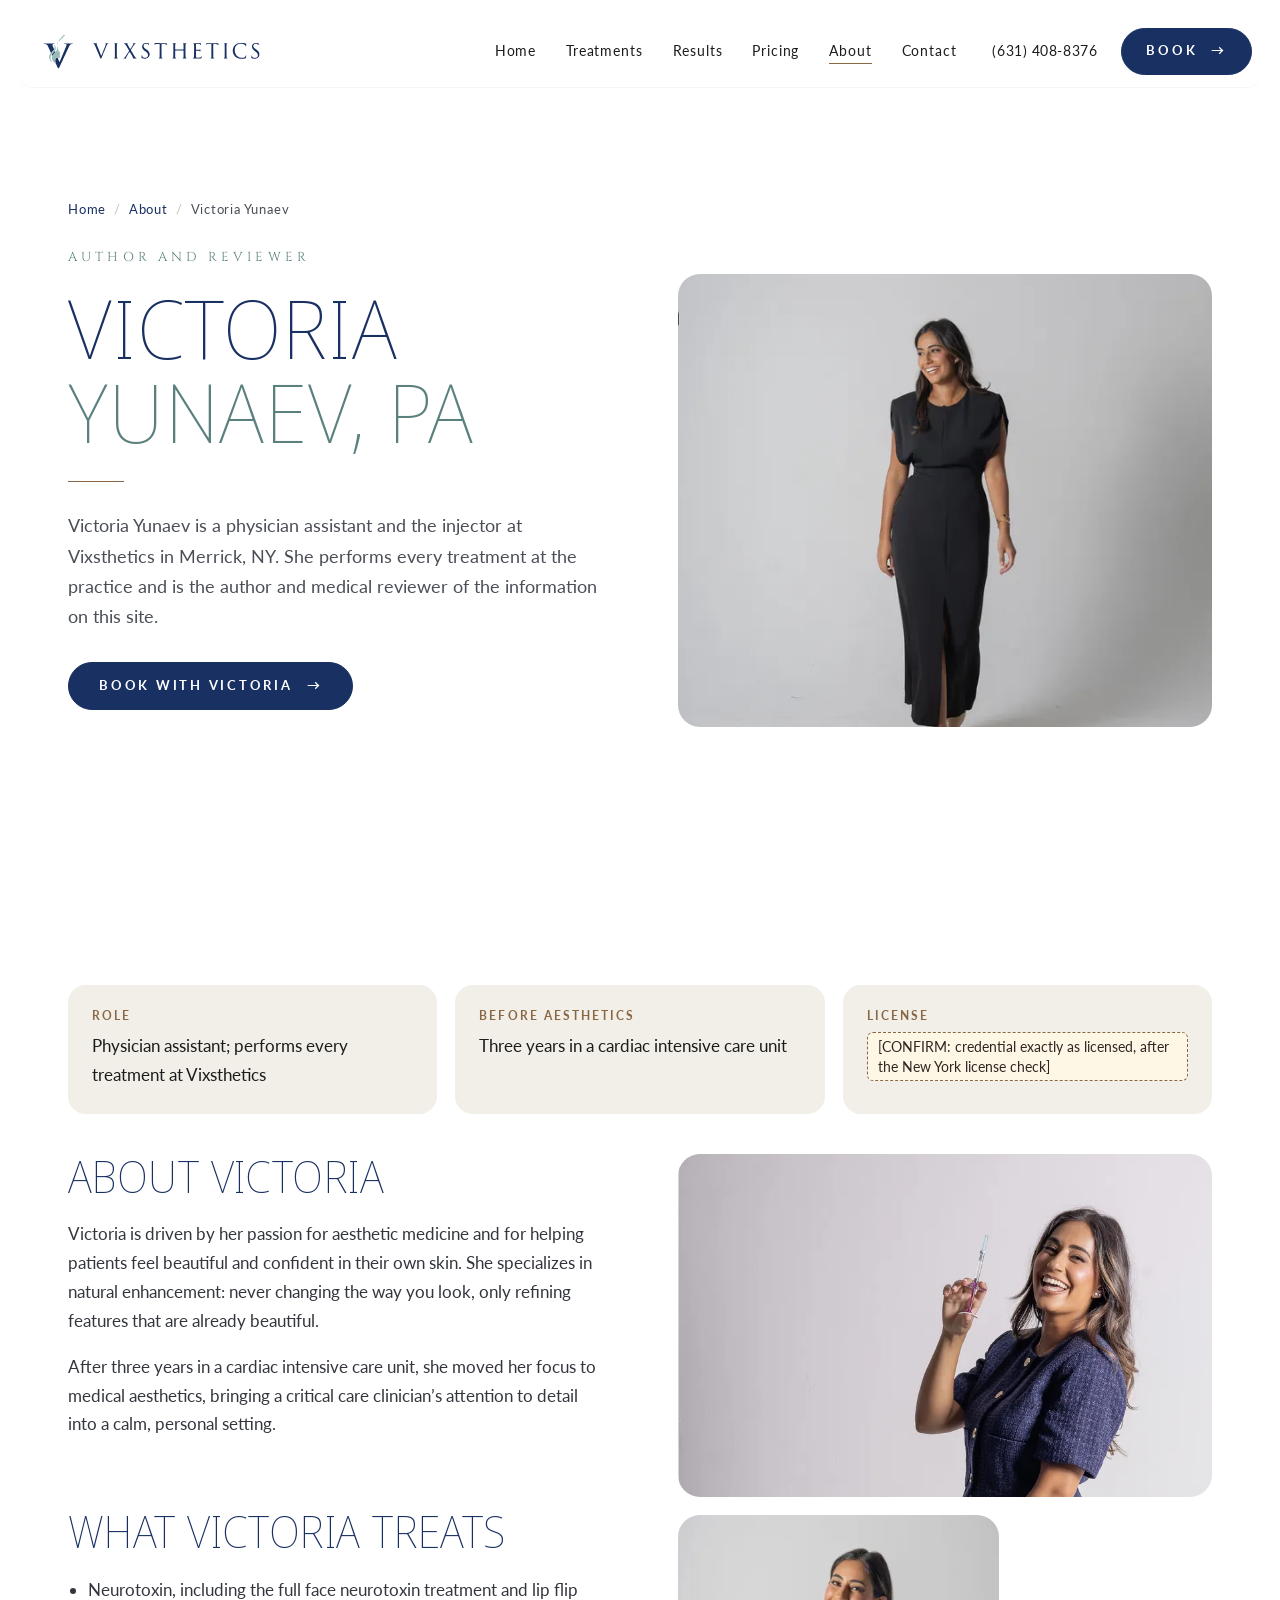
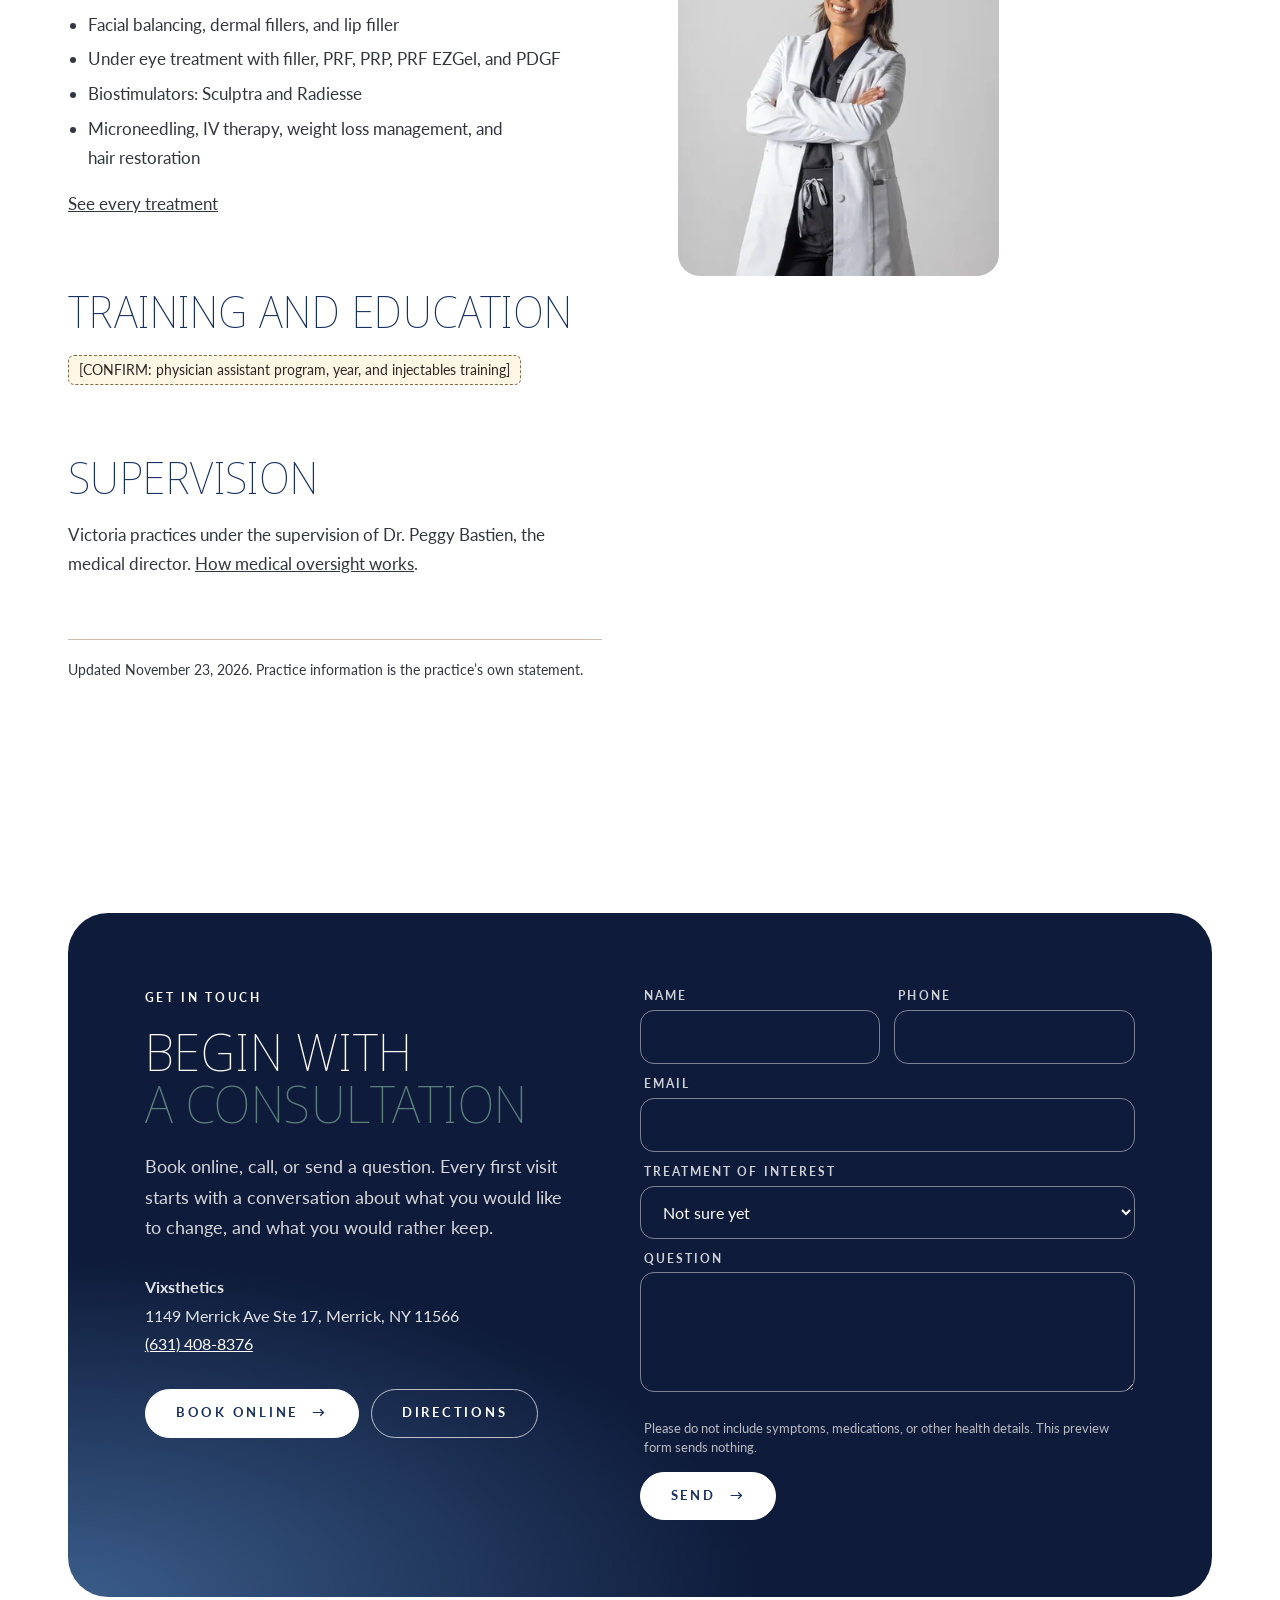
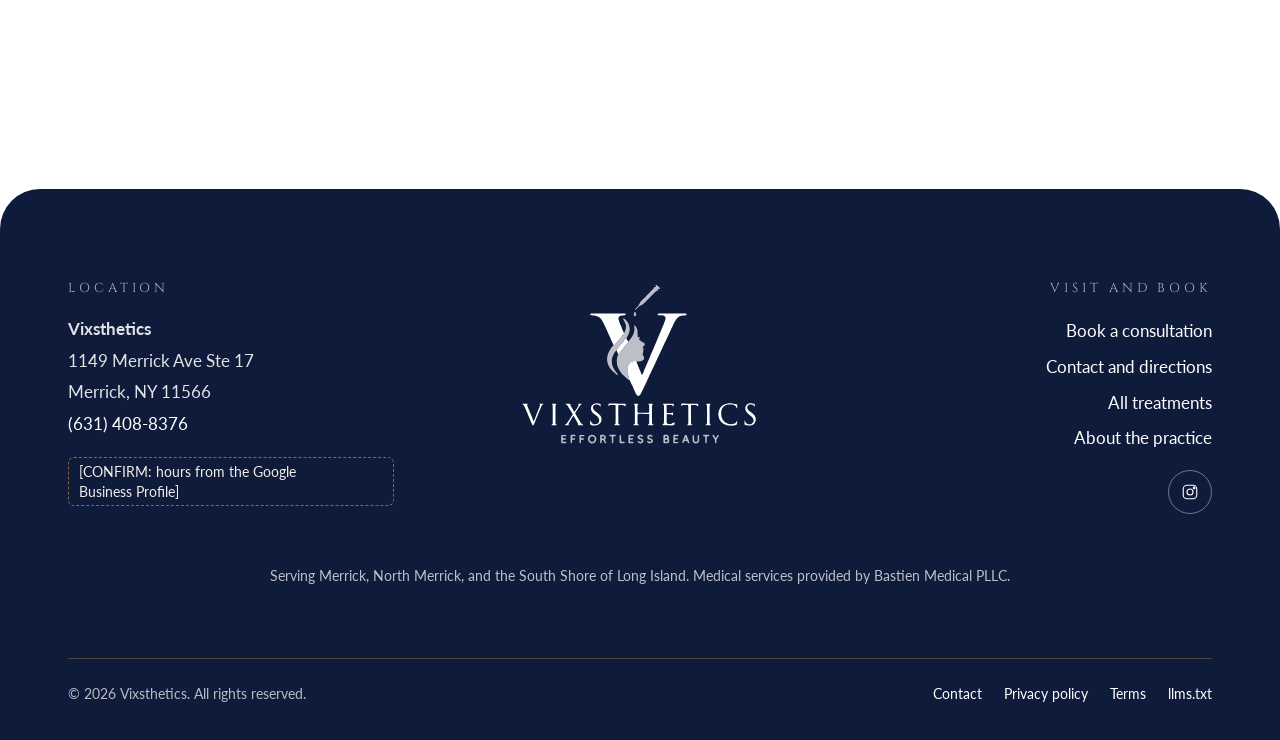
<file: vixsthetics/victoria-yunaev/index.html>
<!doctype html>
<html lang="en">
<head>
<meta charset="utf-8">
<meta name="viewport" content="width=device-width, initial-scale=1">
<meta name="robots" content="noindex, nofollow">
<title>Victoria Yunaev, PA | Injector in Merrick, NY | Vixsthetics</title>
<meta name="description" content="Victoria Yunaev is the physician assistant who performs every treatment at Vixsthetics in Merrick, NY, after three years in a cardiac ICU.">
<link rel="canonical" href="https://vixsthetics.com/victoria-yunaev/">
<meta name="color-scheme" content="light">
<meta name="theme-color" content="#ffffff">
<meta property="og:type" content="website">
<meta property="og:site_name" content="Vixsthetics">
<meta property="og:title" content="Victoria Yunaev, PA | Injector in Merrick, NY | Vixsthetics">
<meta property="og:description" content="Victoria Yunaev is the physician assistant who performs every treatment at Vixsthetics in Merrick, NY, after three years in a cardiac ICU.">
<meta property="og:url" content="https://vixsthetics.com/victoria-yunaev/">
<meta property="og:image" content="https://vixsthetics.com/assets/og/victoria-yunaev.jpg">
<meta property="og:image:width" content="1200">
<meta property="og:image:height" content="630">
<meta property="og:locale" content="en_US">
<meta name="twitter:card" content="summary_large_image">
<meta name="twitter:title" content="Victoria Yunaev, PA | Injector in Merrick, NY | Vixsthetics">
<meta name="twitter:description" content="Victoria Yunaev is the physician assistant who performs every treatment at Vixsthetics in Merrick, NY, after three years in a cardiac ICU.">
<meta name="twitter:image" content="https://vixsthetics.com/assets/og/victoria-yunaev.jpg">
<link rel="me" href="https://www.instagram.com/vixsthetics">
<link rel="icon" href="../assets/logo/vmark.svg" type="image/svg+xml">
<link rel="preconnect" href="https://fonts.googleapis.com">
<link rel="preconnect" href="https://fonts.gstatic.com" crossorigin>
<link rel="stylesheet" href="https://fonts.googleapis.com/css2?family=Cinzel:wght@400;500&family=Lato:wght@300;400;700&family=Noto+Sans+Display:wght@100;300&display=swap">
<link rel="preload" as="image" href="../assets/img/victoria-yunaev-portrait-600.webp" fetchpriority="high"><link rel="stylesheet" href="../assets/site.css">
<script type="application/ld+json">
{
 "@context": "https://schema.org",
 "@graph": [
  {
   "@type": "WebSite",
   "@id": "https://vixsthetics.com/#website",
   "url": "https://vixsthetics.com/",
   "name": "Vixsthetics",
   "publisher": {
    "@id": "https://vixsthetics.com/#organization"
   },
   "inLanguage": "en-US"
  },
  {
   "@type": "ProfilePage",
   "@id": "https://vixsthetics.com/victoria-yunaev/#webpage",
   "url": "https://vixsthetics.com/victoria-yunaev/",
   "name": "Victoria Yunaev, PA | Injector in Merrick, NY | Vixsthetics",
   "description": "Victoria Yunaev is the physician assistant who performs every treatment at Vixsthetics in Merrick, NY, after three years in a cardiac ICU.",
   "isPartOf": {
    "@id": "https://vixsthetics.com/#website"
   },
   "about": {
    "@id": "https://vixsthetics.com/#organization"
   },
   "inLanguage": "en-US",
   "dateModified": "2026-11-23",
   "primaryImageOfPage": {
    "@type": "ImageObject",
    "url": "https://vixsthetics.com/assets/og/victoria-yunaev.jpg"
   },
   "speakable": {
    "@type": "SpeakableSpecification",
    "cssSelector": [
     ".speakable"
    ]
   },
   "breadcrumb": {
    "@id": "https://vixsthetics.com/victoria-yunaev/#breadcrumb"
   },
   "mainEntity": {
    "@id": "https://vixsthetics.com/victoria-yunaev/#person"
   }
  },
  {
   "@type": "BreadcrumbList",
   "@id": "https://vixsthetics.com/victoria-yunaev/#breadcrumb",
   "itemListElement": [
    {
     "@type": "ListItem",
     "position": 1,
     "name": "Home",
     "item": "https://vixsthetics.com/"
    },
    {
     "@type": "ListItem",
     "position": 2,
     "name": "About",
     "item": "https://vixsthetics.com/about/"
    },
    {
     "@type": "ListItem",
     "position": 3,
     "name": "Victoria Yunaev",
     "item": "https://vixsthetics.com/victoria-yunaev/"
    }
   ]
  },
  {
   "@type": "Person",
   "@id": "https://vixsthetics.com/victoria-yunaev/#person",
   "name": "Victoria Yunaev",
   "jobTitle": "Physician Assistant",
   "description": "Physician assistant and injector at Vixsthetics in Merrick, NY, who performs every treatment at the practice and previously worked for three years in a cardiac intensive care unit.",
   "image": "https://vixsthetics.com/assets/img/victoria-yunaev-portrait.webp",
   "url": "https://vixsthetics.com/victoria-yunaev/",
   "worksFor": {
    "@id": "https://vixsthetics.com/#organization"
   },
   "knowsAbout": [
    "Neurotoxin treatment",
    "Full face neurotoxin treatment",
    "Lip flip",
    "Facial balancing with fillers",
    "Dermal fillers",
    "Lip filler",
    "Under eye treatment",
    "PRP",
    "PRF",
    "Biostimulators",
    "Sculptra",
    "Radiesse",
    "Microneedling",
    "IV therapy",
    "Weight loss management",
    "Hair restoration"
   ],
   "sameAs": [
    "https://www.instagram.com/vixsthetics"
   ]
  }
 ]
}
</script>
<script type="speculationrules">{"prerender":[{"source":"document","where":{"and":[{"href_matches":"/*"},{"not":{"selector_matches":"[rel~=nofollow], [target=_blank]"}}]},"eagerness":"moderate"}]}</script>
</head>
<body>
<a class="skip" href="#main">Skip to content</a>
<header class="site-header">
 <div class="bar">
  <a class="brand" href="../" aria-label="Vixsthetics home"><img class="vm" src="../assets/logo/vmark.svg" width="34" height="36" alt=""><img class="wm" src="../assets/logo/wordmark.svg" width="178" height="21" alt="Vixsthetics"></a>
  <nav class="nav" aria-label="Main"><a href=".././">Home</a><a href="../treatments/">Treatments</a><a href="../results/">Results</a><a href="../pricing/">Pricing</a><a href="../about/" aria-current="page">About</a><a href="../contact/">Contact</a></nav>
  <a class="head-tel" href="tel:+16314088376">(631) 408-8376</a>
  <a class="btn" href="../book/">Book <span class="arr" aria-hidden="true">&rarr;</span></a>
  <button class="menu-btn" type="button" aria-label="Menu" aria-expanded="false" aria-controls="mobile-menu"><span></span><span></span><span></span></button>
 </div>
</header>
<div class="mobile-menu" id="mobile-menu" inert><a href=".././">Home</a><a href="../treatments/">Treatments</a><a href="../results/">Results</a><a href="../pricing/">Pricing</a><a href="../about/">About</a><a href="../contact/">Contact</a><a class="btn light" href="../book/">Book a consultation <span class="arr" aria-hidden="true">&rarr;</span></a><a class="mm-tel" href="tel:+16314088376">(631) 408-8376</a></div>
<main id="main">
<section class="page-hero has-photo"><div class="wrap split"><div><nav class="crumbs" aria-label="Breadcrumb"><ol><li><a href="../">Home</a></li><li><a href="../about/">About</a></li><li aria-current="page">Victoria Yunaev</li></ol></nav><p class="eyebrow">Author and reviewer</p><h1>Victoria <span class="h-sage">Yunaev, PA</span></h1><hr class="rule"><p class="lead speakable">Victoria Yunaev is a physician assistant and the injector at Vixsthetics in Merrick, NY. She performs every treatment at the practice and is the author and medical reviewer of the information on this site.</p><p style="margin-top:30px"><a class="btn" href="https://vixsthetics.janeapp.com/locations/vixsthetics/book" target="_blank" rel="noopener">Book with Victoria <span class="arr" aria-hidden="true">&rarr;</span></a></p></div><div class="photo reveal d1"><img src="../assets/img/victoria-yunaev-portrait-600.webp" alt="Victoria Yunaev, physician assistant at Vixsthetics" loading="eager" fetchpriority="high"></div></div></section><section class="pad"><div class="wrap">
 <div class="cred reveal">
  <div><p class="k">Role</p><p>Physician assistant; performs every treatment at Vixsthetics</p></div>
  <div><p class="k">Before aesthetics</p><p>Three years in a cardiac intensive care unit</p></div>
  <div><p class="k">License</p><p><span class="ph">[CONFIRM: credential exactly as licensed, after the New York license check]</span></p></div>
 </div>
 <div class="split" style="align-items:start">
 <div class="prose reveal">
  <h2 id="about-victoria">About Victoria</h2>
  <p>Victoria is driven by her passion for aesthetic medicine and for helping patients feel beautiful and confident in their own skin. She specializes in natural enhancement: never changing the way you look, only refining features that are already beautiful.</p>
  <p>After three years in a cardiac intensive care unit, she moved her focus to medical aesthetics, bringing a critical care clinician&rsquo;s attention to detail into a calm, personal setting.</p>
  <h2 id="what-she-treats">What Victoria treats</h2>
  <ul><li>Neurotoxin, including the full face neurotoxin treatment and lip flip</li><li>Facial balancing, dermal fillers, and lip filler</li><li>Under eye treatment with filler, PRF, PRP, PRF EZGel, and PDGF</li><li>Biostimulators: Sculptra and Radiesse</li><li>Microneedling, IV therapy, weight loss management, and hair restoration</li></ul>
  <p><a href="../treatments/">See every treatment</a></p>
  <h2 id="training">Training and education</h2>
  <p><span class="ph">[CONFIRM: physician assistant program, year, and injectables training]</span></p>
  <h2 id="supervision">Supervision</h2>
  <p>Victoria practices under the supervision of Dr. Peggy Bastien, the medical director. <a href="../medical-oversight/">How medical oversight works</a>.</p>
  <p class="updated">Updated <time datetime="2026-11-23">November 23, 2026</time>. Practice information is the practice&rsquo;s own statement.</p>
 </div>
 <div class="reveal d1"><img src="../assets/img/victoria-yunaev-pa-vixsthetics-merrick-ny-800.webp" alt="Victoria Yunaev smiling and holding a syringe" width="800" height="515" loading="lazy" style="border-radius:22px;width:100%"><img src="../assets/img/victoria-yunaev-white-coat.webp" alt="Victoria Yunaev in a white coat" width="400" height="451" loading="lazy" style="border-radius:22px;width:60%;margin-top:18px"></div>
 </div>
</div></section>
<section class="pad-sm"><div class="wrap"><div class="contact-card reveal">
 <div>
  <p class="label">Get in touch</p>
  <h2>Begin with <span class="h-sage">a&nbsp;consultation</span></h2>
  <p class="lead" style="margin-top:22px">Book online, call, or send a question. Every first visit starts with a conversation about what you would like to change, and what you would rather keep.</p>
  <div class="nap"><strong>Vixsthetics</strong><br>1149 Merrick Ave Ste 17, Merrick, NY 11566<br><a href="tel:+16314088376">(631) 408-8376</a></div>
  <p style="margin-top:30px;display:flex;gap:12px;flex-wrap:wrap"><a class="btn light" href="https://vixsthetics.janeapp.com/locations/vixsthetics/book" target="_blank" rel="noopener">Book online <span class="arr" aria-hidden="true">&rarr;</span></a><a class="btn ghost-light" href="../contact/">Directions</a></p>
 </div>
 <form class="f" action="#" method="post" toolname="request_consultation" tooldescription="Ask Vixsthetics in Merrick, NY a question or request a consultation. Never submit health details.">
  <div class="field"><label for="f-name">Name</label><input id="f-name" name="name" autocomplete="name" required></div>
  <div class="field"><label for="f-phone">Phone</label><input id="f-phone" name="phone" type="tel" autocomplete="tel"></div>
  <div class="field full"><label for="f-email">Email</label><input id="f-email" name="email" type="email" autocomplete="email" required></div>
  <div class="field full"><label for="f-int">Treatment of interest</label><select id="f-int" name="treatment"><option>Not sure yet</option><option>Full face neurotoxin treatment</option><option>Neurotoxin</option><option>Lip flip</option><option>Lip filler</option><option>Facial balancing with fillers</option><option>Under eye treatment</option><option>Sculptra or Radiesse</option><option>Microneedling</option><option>IV therapy</option><option>Weight loss management</option><option>Hair restoration</option></select></div>
  <div class="field full"><label for="f-msg">Question</label><textarea id="f-msg" name="message"></textarea></div>
  <input type="hidden" name="ai_source" value="">
  <p class="field full note">Please do not include symptoms, medications, or other health details. This preview form sends nothing.</p>
  <div class="field full"><button class="btn light" type="submit">Send <span class="arr" aria-hidden="true">&rarr;</span></button></div>
  <div class="thanks" role="status"><strong>Thank you.</strong> In the live site this message goes to the practice and you will hear back soon. Nothing was sent from this preview.</div>
 </form>
</div></div></section>
</main>
<footer class="site-footer">
 <div class="wrap">
  <div class="fgrid">
   <div>
    <h2>Location</h2>
    <address><strong>Vixsthetics</strong><br>1149 Merrick Ave Ste 17<br>Merrick, NY 11566<br><a href="tel:+16314088376">(631) 408-8376</a></address>
    <p style="margin:18px 0 0;color:rgba(255,255,255,.8)"><span class="ph" style="background:transparent;color:#F2EEE8;border-color:#8A6845">[CONFIRM: hours from the Google Business Profile]</span></p>
   </div>
   <img class="logo" src="../assets/logo/lockup-white.svg" width="250" height="169" alt="Vixsthetics, Effortless Beauty" loading="lazy">
   <div class="fright">
    <h2>Visit and book</h2>
    <ul class="flinks">
     <li><a href="../book/">Book a consultation</a></li>
     <li><a href="../contact/">Contact and directions</a></li>
     <li><a href="../treatments/">All treatments</a></li>
     <li><a href="../about/">About the practice</a></li>
    </ul>
    <div class="socials"><a href="https://www.instagram.com/vixsthetics" rel="me noopener" target="_blank" aria-label="Vixsthetics on Instagram"><svg viewBox="0 0 24 24" fill="none" stroke="currentColor" stroke-width="1.5" aria-hidden="true"><rect x="3" y="3" width="18" height="18" rx="5"/><circle cx="12" cy="12" r="4"/><circle cx="17.5" cy="6.5" r="1" fill="currentColor"/></svg></a></div>
   </div>
  </div>
  <p style="margin:50px 0 0;font-size:14px;color:rgba(255,255,255,.72);text-align:center">Serving Merrick, North Merrick, and the South Shore of Long Island. Medical services provided by Bastien Medical PLLC.</p>
  <div class="fbase">
   <p style="margin:0">&copy; <span data-year>2026</span> Vixsthetics. All rights reserved.</p>
   <ul><li><a href="../contact/">Contact</a></li><li><a href="../privacy-policy/">Privacy policy</a></li><li><a href="../terms/">Terms</a></li><li><a href="../llms.txt">llms.txt</a></li></ul>
  </div>
 </div>
</footer>
<a class="btn float-book" href="../book/">Book a consultation <span class="arr" aria-hidden="true">&rarr;</span></a>
<dialog class="vmodal" id="video-modal" aria-label="Video">
 <button class="close" type="button" aria-label="Close video">&times;</button>
 <div class="frame"><div><p class="eyebrow" style="color:#9ABBB8">Video placeholder</p><p class="vt"></p><p style="margin-top:14px;font-size:14px;opacity:.75">[VIDEO: to be filmed at the practice photo and video shoot. A transcript will sit under each video on the page.]</p></div></div>
 <p class="sum"></p>
</dialog>
<script src="../assets/site.js" defer></script>
</body>
</html>
</file>
<file: vixsthetics/assets/site.css>
/* Vixsthetics preview theme. Light mode only. Brand board V2 (10/15/2026). */
:root{
  color-scheme: light;
  --navy:#193062; --ink-navy:#0E1B3A; --umber:#2F2622; --cognac:#8A6845;
  --stone:#CBBEAC; --bone:#F2EEE8; --ink:#1B1D1A; --sage:#9ABBB8; --sage-text:#5B817E; --white:#fff;
  --muted:#4A4E57;
  --display:"Noto Sans Display", "Helvetica Neue", Arial, sans-serif;
  --body:"Lato", "Helvetica Neue", Arial, sans-serif;
  --accent:"Cinzel", Georgia, serif;
  --radius:22px; --radius-lg:40px;
  --wrap:1240px; --gutter:clamp(16px,4vw,48px);
  --ease:cubic-bezier(.22,.61,.36,1);
}
*,*::before,*::after{box-sizing:border-box}
html{-webkit-text-size-adjust:100%;scroll-behavior:smooth;scroll-padding-top:110px}
body{margin:0;background:var(--white);color:var(--ink);font:400 17px/1.7 var(--body);-webkit-font-smoothing:antialiased;overflow-x:hidden}
img,video,svg{display:block;max-width:100%;height:auto}
a{color:inherit}
p,li{text-wrap:pretty}
h1,h2,h3,h4{text-wrap:balance;margin:0;font-family:var(--display);font-weight:100;text-transform:uppercase;letter-spacing:.01em;line-height:1.02;color:var(--navy)}
h1{font-size:clamp(44px,7.2vw,104px)}
h2{font-size:clamp(36px,5.2vw,76px)}
h3{font-size:clamp(22px,2.2vw,30px);font-weight:300;line-height:1.12}
.h-sage{color:var(--sage-text);display:block}
.dark .h-sage,.on-dark .h-sage{color:var(--sage)}
.lead{font-size:clamp(17px,1.4vw,19px);color:var(--muted);max-width:60ch}
.dark .lead,.on-dark .lead{color:rgba(255,255,255,.82)}
.wrap{width:100%;max-width:var(--wrap);margin:0 auto;padding:0 var(--gutter)}
.skip{position:absolute;left:-9999px;top:0;z-index:100;background:var(--navy);color:#fff;padding:12px 18px}
.skip:focus{left:16px;top:16px}
:focus-visible{outline:2px solid var(--cognac);outline-offset:3px}

/* Labels and eyebrows: never headings */
.label{font:700 12px/1.4 var(--body);letter-spacing:.22em;text-transform:uppercase;color:var(--navy);margin:0 0 18px}
.eyebrow{font:400 13px/1.4 var(--accent);letter-spacing:.32em;text-transform:uppercase;color:var(--sage-text);margin:0 0 20px}
.dark .label,.on-dark .label{color:#fff}
.dark .eyebrow,.on-dark .eyebrow{color:var(--sage)}
.rule{width:56px;height:1px;background:var(--cognac);border:0;margin:28px 0}
.center{text-align:center}.center .rule{margin-left:auto;margin-right:auto}.center .lead{margin-left:auto;margin-right:auto}

/* Buttons */
.btn{--bg:var(--navy);--fg:#fff;display:inline-flex;align-items:center;gap:14px;padding:17px 30px;border:1px solid var(--bg);background:var(--bg);color:var(--fg);font:700 12.5px/1 var(--body);letter-spacing:.22em;text-transform:uppercase;text-decoration:none;border-radius:999px;cursor:pointer;transition:background .35s var(--ease),color .35s var(--ease),border-color .35s var(--ease),transform .35s var(--ease)}
.btn .arr{display:inline-block;transition:transform .35s var(--ease)}
.btn:hover .arr{transform:translateX(5px)}
.btn:hover{background:var(--ink-navy);border-color:var(--ink-navy)}
.btn.outline{--bg:transparent;--fg:var(--navy);border-color:var(--navy)}
.btn.outline:hover{background:var(--navy);color:#fff}
.btn.light{--bg:#fff;--fg:var(--navy)}
.btn.light:hover{background:var(--bone);border-color:var(--bone)}
.btn.ghost-light{--bg:transparent;--fg:#fff;border-color:rgba(255,255,255,.7)}
.btn.ghost-light:hover{background:#fff;color:var(--navy);border-color:#fff}
.textlink{font:700 12.5px/1 var(--body);letter-spacing:.2em;text-transform:uppercase;text-decoration:none;color:var(--navy);position:relative;padding-bottom:8px;display:inline-flex;gap:10px}
.textlink::after{content:"";position:absolute;left:0;bottom:0;height:1px;width:100%;background:var(--cognac);transform-origin:left;transition:transform .4s var(--ease)}
.textlink:hover::after{transform:scaleX(.35)}
.on-dark .textlink,.dark .textlink{color:#fff}

/* Header: floating pill */
.site-header{position:fixed;top:16px;left:16px;right:16px;z-index:50;transition:transform .45s var(--ease)}
.site-header .bar{display:flex;align-items:center;gap:24px;max-width:1408px;margin:0 auto;background:rgba(255,255,255,.97);border-radius:18px;padding:12px 12px 12px 26px;box-shadow:0 1px 0 rgba(14,27,58,.04);transition:box-shadow .4s var(--ease)}
.scrolled .site-header .bar{box-shadow:0 14px 40px -18px rgba(14,27,58,.35)}
.brand{display:flex;align-items:center;gap:12px;text-decoration:none;flex-shrink:0}
.brand .vm{width:34px;height:auto}
.brand .wm{width:178px;height:auto}
.nav{display:flex;gap:6px;margin-left:auto}
.nav a{position:relative;font:400 14px/1 var(--body);letter-spacing:.06em;text-decoration:none;color:var(--ink);padding:12px 12px;border-radius:10px;transition:background .25s}
.nav a::after{content:"";position:absolute;left:12px;right:12px;bottom:6px;height:1px;background:var(--cognac);transform:scaleX(0);transform-origin:left;transition:transform .35s var(--ease)}
.nav a:hover::after,.nav a[aria-current="page"]::after{transform:scaleX(1)}
.head-tel{font:400 14px/1 var(--body);letter-spacing:.04em;text-decoration:none;color:var(--ink);white-space:nowrap}
.head-tel:hover{color:var(--navy)}
.site-header .btn{padding:16px 24px}
.menu-btn{display:none;margin-left:auto;width:48px;height:48px;border-radius:12px;border:1px solid var(--stone);background:#fff;cursor:pointer;position:relative}
.menu-btn span{position:absolute;left:14px;right:14px;height:1.5px;background:var(--navy);transition:transform .35s var(--ease),opacity .2s}
.menu-btn span:nth-child(1){top:18px}.menu-btn span:nth-child(2){top:23.5px}.menu-btn span:nth-child(3){top:29px}
.menu-open .menu-btn span:nth-child(1){transform:translateY(5.5px) rotate(45deg)}
.menu-open .menu-btn span:nth-child(2){opacity:0}
.menu-open .menu-btn span:nth-child(3){transform:translateY(-5.5px) rotate(-45deg)}
.mobile-menu{position:fixed;inset:0;z-index:45;background:var(--ink-navy);color:#fff;padding:120px 28px 40px;display:flex;flex-direction:column;gap:6px;opacity:0;visibility:hidden;transform:translateY(-12px);transition:opacity .35s var(--ease),transform .35s var(--ease),visibility .35s}
.menu-open .mobile-menu{opacity:1;visibility:visible;transform:none}
.mobile-menu a{font:100 34px/1.3 var(--display);text-transform:uppercase;text-decoration:none;color:#fff;border-bottom:1px solid rgba(138,104,69,.5);padding:10px 0}
.mobile-menu .btn{margin-top:28px;justify-content:center;font-size:13px}
.mobile-menu .mm-tel{border:0;font:400 18px/1.4 var(--body);text-transform:none;margin-top:16px;color:var(--sage)}
@media (max-width:1180px){.head-tel{display:none}}
@media (max-width:1020px){.nav,.site-header .bar>.btn{display:none}.menu-btn{display:block}.site-header .bar{padding:10px 10px 10px 18px}}
@media (max-width:420px){.brand .wm{width:150px}.brand .vm{width:30px}}

/* Floating book pill (Chu-style "Contact Us") */
.float-book{position:fixed;right:20px;bottom:20px;z-index:40;box-shadow:0 18px 40px -16px rgba(14,27,58,.55);opacity:0;transform:translateY(16px);pointer-events:none;transition:opacity .4s var(--ease),transform .4s var(--ease)}
.show-float .float-book{opacity:1;transform:none;pointer-events:auto}
@media (max-width:640px){.float-book{left:16px;right:16px;bottom:14px;justify-content:center}}

/* Sections */
section{position:relative}
.pad{padding:clamp(80px,10vw,140px) 0}
.pad-sm{padding:clamp(56px,7vw,96px) 0}
.bone{background:var(--bone)}
.dark{background:var(--ink-navy);color:#fff}
.dark h1,.dark h2,.dark h3{color:#fff}
.round-top{border-radius:var(--radius-lg) var(--radius-lg) 0 0;margin-top:calc(var(--radius-lg) * -1);z-index:2}
.split{display:grid;grid-template-columns:1fr 1fr;gap:clamp(32px,6vw,96px);align-items:center}
@media (max-width:860px){.split{grid-template-columns:1fr}}

/* Hero (home): sticky photo stack, panel slides over it */
.hero{position:relative;height:150vh;margin-bottom:-50vh}
.hero-stage{position:sticky;top:0;height:100vh;min-height:620px;overflow:hidden;background:var(--ink-navy);display:grid;place-items:center;text-align:center;color:#fff}
.hero-slides{position:absolute;inset:0}
.hero-slides img{position:absolute;inset:0;width:100%;height:100%;object-fit:cover;opacity:0;transform:scale(1.08);transition:opacity 1.6s ease}
.hero-slides img.on{opacity:1;animation:kenburns 9s linear forwards}
@keyframes kenburns{from{transform:scale(1.08)}to{transform:scale(1.0)}}
.hero-stage::after{content:"";position:absolute;inset:0;background:linear-gradient(180deg,rgba(14,27,58,.66) 0%,rgba(14,27,58,.56) 45%,rgba(14,27,58,.82) 100%)}
.hero-copy{position:relative;z-index:2;padding:120px var(--gutter) 60px;max-width:1100px}
.hero-copy h1{font:400 15px/1.5 var(--body);letter-spacing:.14em;text-transform:uppercase;color:#fff;margin:0 0 28px}
.hero-copy .display{font:100 clamp(46px,8vw,118px)/1 var(--display);text-transform:uppercase;letter-spacing:.01em;margin:0;text-wrap:balance}
.hero-copy .display .h-sage{color:var(--sage)}
.hero-copy .sig{font:400 clamp(14px,1.4vw,17px)/1.5 var(--accent);letter-spacing:.3em;text-transform:uppercase;margin:34px 0 0;color:rgba(255,255,255,.9)}
.hero-copy .actions{display:flex;gap:14px;justify-content:center;flex-wrap:wrap;margin-top:40px}
.ph-chip{position:absolute;z-index:3;left:20px;bottom:20px;font:400 12px/1.4 var(--body);letter-spacing:.04em;color:rgba(255,255,255,.85);background:rgba(14,27,58,.6);border:1px dashed rgba(255,255,255,.45);padding:8px 12px;border-radius:8px;max-width:calc(100% - 40px)}

/* Wheel of treatment names (Chu "LASIK / PRK" picker) */
.panel{position:relative;z-index:3;background:radial-gradient(120% 80% at 0% 40%,#2a4877 0%,var(--ink-navy) 55%);color:#fff;border-radius:var(--radius-lg) var(--radius-lg) 0 0;padding:clamp(70px,9vw,120px) 0 clamp(70px,9vw,120px)}
.wheel{position:relative;height:330px;max-width:820px;margin:0 auto 90px;overflow:hidden;mask-image:linear-gradient(180deg,transparent,#000 30%,#000 70%,transparent)}
.wheel-pill{position:absolute;left:0;right:0;top:50%;height:84px;transform:translateY(-50%);border-radius:999px;background:linear-gradient(90deg,rgba(154,187,184,.75) 0%,rgba(42,72,119,.6) 55%,rgba(14,27,58,.4) 100%)}
.wheel ul{list-style:none;margin:0;padding:0;position:absolute;left:0;right:0;top:50%;transition:transform .9s var(--ease)}
.wheel li{height:84px;display:flex;align-items:center;justify-content:center;font:100 clamp(24px,3.4vw,40px)/1 var(--display);text-transform:uppercase;letter-spacing:.06em;color:#fff;opacity:.28;filter:blur(2.5px);transition:opacity .9s var(--ease),filter .9s var(--ease)}
.wheel li.on{opacity:1;filter:none}
.wheel li a{text-decoration:none}

/* Provider strip with overlapping portrait */
.provider-head{display:flex;justify-content:space-between;align-items:end;gap:24px;flex-wrap:wrap;margin-bottom:36px}
.provider-head h2{font-size:clamp(34px,4.4vw,60px)}
.pgrid{display:grid;grid-template-columns:repeat(3,1fr);gap:18px;position:relative}
.pcard{background:#fff;color:var(--ink);border-radius:var(--radius);padding:34px 32px;min-height:220px;transition:transform .5s var(--ease),box-shadow .5s var(--ease)}
.pcard:hover{transform:translateY(-6px);box-shadow:0 30px 60px -30px rgba(0,0,0,.5)}
.pcard h3{font-size:clamp(21px,1.9vw,26px);margin-bottom:12px}
.pcard p{margin:0;color:var(--muted);font-size:15.5px;line-height:1.65}
.pcard.photo{grid-row:span 2;padding:0;overflow:hidden;position:relative;background:var(--bone)}
.pcard.photo img{width:100%;height:100%;object-fit:cover;object-position:50% 20%;transition:transform 1.2s var(--ease)}
.pcard.photo:hover img{transform:scale(1.04)}
.pcard.photo .cap{position:absolute;left:0;right:0;bottom:0;padding:70px 28px 26px;background:linear-gradient(180deg,transparent,rgba(14,27,58,.85));color:#fff}
.pcard.photo .cap p{color:#fff;margin:0;font:400 13px/1.5 var(--body);letter-spacing:.18em;text-transform:uppercase}
.pcard.photo .cap strong{display:block;font:100 30px/1.1 var(--display);letter-spacing:.02em;margin-bottom:6px}
@media (max-width:960px){.pgrid{grid-template-columns:1fr 1fr}.pcard.photo{grid-row:span 1;grid-column:1/-1;aspect-ratio:4/3}}
@media (max-width:600px){.pgrid{grid-template-columns:1fr}.pcard{min-height:0}}

/* Product name marquee */
.marquee{overflow:hidden;margin-top:70px;mask-image:linear-gradient(90deg,transparent,#000 12%,#000 88%,transparent)}
.marquee-track{display:flex;gap:70px;width:max-content;animation:marquee 38s linear infinite}
.marquee span{font:400 clamp(16px,1.6vw,20px)/1 var(--accent);letter-spacing:.3em;text-transform:uppercase;color:rgba(255,255,255,.75);white-space:nowrap}
.marquee span::before{content:"";display:inline-block;width:6px;height:6px;border-radius:50%;background:var(--cognac);margin-right:70px;vertical-align:middle;transform:translateY(-3px)}
@keyframes marquee{to{transform:translateX(-50%)}}
.marquee:hover .marquee-track{animation-play-state:paused}

/* Video CTA (rounded corners, Watch button) */
.vcta{position:relative;min-height:min(82vh,780px);display:grid;place-items:center;text-align:center;color:#fff;overflow:hidden;border-radius:var(--radius-lg) var(--radius-lg) 0 0;z-index:3;margin-top:calc(var(--radius-lg)*-1)}
.vcta.invert{border-radius:0 0 var(--radius-lg) var(--radius-lg);margin-top:0}
.vcta>img{position:absolute;inset:0;width:100%;height:100%;object-fit:cover;transform:scale(1.06);transition:transform 1.6s var(--ease)}
.vcta.in-view>img{transform:scale(1)}
.vcta::after{content:"";position:absolute;inset:0;background:linear-gradient(180deg,rgba(14,27,58,.62),rgba(14,27,58,.8))}
.vcta .inner{position:relative;z-index:2;padding:110px var(--gutter)}
.vcta h2{color:#fff}
.watch{display:inline-flex;align-items:center;gap:18px;margin-top:34px;background:none;border:0;color:#fff;cursor:pointer;font:400 15px/1 var(--body);letter-spacing:.06em}
.watch .play{width:62px;height:62px;border-radius:50%;border:1px solid rgba(255,255,255,.7);display:grid;place-items:center;transition:transform .45s var(--ease),background .45s var(--ease)}
.watch .play svg{width:18px;height:18px;margin-left:3px;fill:#fff;transition:fill .3s}
.watch:hover .play{transform:scale(1.1);background:#fff}
.watch:hover .play svg{fill:var(--navy)}
.watch b{font-weight:700}

/* Rotating line */
.rotator{display:inline-grid;vertical-align:top}
.rotator span{grid-area:1/1;opacity:0;transform:translateY(24px);transition:opacity .7s var(--ease),transform .7s var(--ease)}
.rotator span.on{opacity:1;transform:none}
.rotator span.out{opacity:0;transform:translateY(-24px)}

/* Signature cards */
.sig-grid{display:grid;grid-template-columns:1fr 1fr;gap:22px;margin-top:56px}
.sig-card{position:relative;border-radius:var(--radius);overflow:hidden;min-height:520px;display:flex;align-items:flex-end;color:#fff;text-decoration:none;isolation:isolate}
.sig-card img{position:absolute;inset:0;width:100%;height:100%;object-fit:cover;z-index:-2;transition:transform 1.2s var(--ease)}
.sig-card::before{content:"";position:absolute;inset:0;z-index:-1;background:linear-gradient(180deg,rgba(14,27,58,0) 30%,rgba(14,27,58,.88))}
.sig-card:hover img{transform:scale(1.05)}
.sig-card .body{padding:36px}
.sig-card .mark{display:inline-block;font:700 11px/1 var(--body);letter-spacing:.24em;text-transform:uppercase;border:1px solid rgba(255,255,255,.6);padding:9px 14px;border-radius:999px;margin-bottom:22px}
.sig-card h3{color:#fff;font-size:clamp(30px,3vw,44px);font-weight:100;margin-bottom:14px}
.sig-card p{margin:0 0 22px;color:rgba(255,255,255,.86);max-width:46ch}
.sig-card .textlink{color:#fff}
.ph-img{background:repeating-linear-gradient(135deg,#e9e3da 0 14px,#efe9e1 14px 28px);display:grid;place-items:center;color:var(--umber);font:400 13px/1.5 var(--body);text-align:center;padding:20px}
.sig-card .ph-note{position:absolute;top:18px;left:18px;font:400 12px/1.3 var(--body);background:rgba(14,27,58,.6);border:1px dashed rgba(255,255,255,.5);padding:7px 10px;border-radius:8px}
@media (max-width:800px){.sig-grid{grid-template-columns:1fr}.sig-card{min-height:440px}}

/* Expanding accordion cards (Chu hover cards) */
.xcards{display:flex;gap:14px;height:520px;margin-top:56px}
.xcard{position:relative;flex:1;border-radius:var(--radius);overflow:hidden;background:var(--ink-navy);color:#fff;text-decoration:none;transition:flex .7s var(--ease);isolation:isolate;min-width:0}
.xcard img{position:absolute;inset:0;width:100%;height:100%;object-fit:cover;z-index:-2;opacity:0;transform:scale(1.08);transition:opacity .7s var(--ease),transform 1.2s var(--ease)}
.xcard::before{content:"";position:absolute;inset:0;z-index:-1;background:linear-gradient(180deg,rgba(14,27,58,.15),rgba(14,27,58,.9));opacity:0;transition:opacity .7s}
.xcard .in{position:absolute;left:0;right:0;bottom:0;padding:28px 22px}
.xcard .textlink{color:#fff}
.xcard .num{font:400 13px/1 var(--accent);letter-spacing:.2em;color:var(--sage);display:block;margin-bottom:auto}
.xcard .ico{width:52px;height:52px;border-radius:50%;border:1px solid rgba(154,187,184,.6);display:grid;place-items:center;margin-bottom:22px}
.xcard .ico svg{width:24px;height:24px;stroke:var(--sage);fill:none;stroke-width:1.2}
.xcard h3{color:#fff;font-size:clamp(17px,1.45vw,24px);margin-bottom:10px;hyphens:auto;-webkit-hyphens:auto;overflow-wrap:break-word}
.xcard .tag{margin:0;color:rgba(255,255,255,.85);font-size:15px}
.xcard .more{max-height:0;opacity:0;overflow:hidden;transition:max-height .7s var(--ease),opacity .5s .1s}
.xcard .more p{margin:12px 0 16px;color:rgba(255,255,255,.85);font-size:15px;max-width:40ch}
.xcards:not(:hover) .xcard.def,.xcard:hover,.xcard:focus-visible{flex:2.3}
.xcards:not(:hover) .xcard.def img,.xcard:hover img,.xcard:focus-visible img{opacity:1;transform:scale(1)}
.xcards:not(:hover) .xcard.def::before,.xcard:hover::before,.xcard:focus-visible::before{opacity:1}
.xcards:not(:hover) .xcard.def .more,.xcard:hover .more,.xcard:focus-visible .more{max-height:220px;opacity:1}
@media (max-width:900px){.xcards{flex-direction:column;height:auto}.xcard{min-height:300px;flex:none}.xcard img,.xcard::before{opacity:1!important;transform:none!important}.xcard .more{max-height:none!important;opacity:1!important}}

/* Testimonial pill carousel */
.quotes{position:relative;text-align:center;overflow:hidden;padding:40px 0}
.qmark{font:400 120px/0.6 var(--accent);color:var(--sage);display:block;height:60px;margin-bottom:30px}
.qtrack{display:flex;transition:transform .8s var(--ease)}
.qslide{flex:0 0 100%;padding:0 var(--gutter);display:grid;place-items:center}
.qpill{max-width:780px;padding:38px 56px;border-radius:999px;background:linear-gradient(90deg,rgba(154,187,184,.32),rgba(255,255,255,.06));font:300 clamp(19px,2vw,26px)/1.45 var(--body);color:#fff;transition:filter .8s,opacity .8s}
.qslide:not(.on) .qpill{filter:blur(4px);opacity:.35}
.qwho{margin-top:20px;font:700 12px/1 var(--body);letter-spacing:.22em;text-transform:uppercase;color:var(--sage)}
.qctrl{display:flex;gap:14px;justify-content:center;align-items:center;margin-top:36px}
.qbtn{width:46px;height:46px;border-radius:50%;border:1px solid rgba(255,255,255,.5);background:transparent;color:#fff;cursor:pointer;font-size:18px;transition:background .3s,color .3s}
.qbtn:hover{background:#fff;color:var(--navy)}
@media (max-width:640px){.qpill{border-radius:28px;padding:30px 26px}}

/* Tabs module with info cards */
.tabs{position:relative;border-radius:var(--radius-lg);overflow:hidden;color:#fff;min-height:640px;display:grid;grid-template-columns:1.25fr 1fr;isolation:isolate}
.tabs>img{position:absolute;inset:0;width:100%;height:100%;object-fit:cover;z-index:-2}
.tabs::before{content:"";position:absolute;inset:0;z-index:-1;background:linear-gradient(90deg,rgba(14,27,58,.88) 0%,rgba(14,27,58,.55) 60%,rgba(14,27,58,.35) 100%)}
.tabs .left{padding:clamp(40px,5vw,70px);display:flex;flex-direction:column;justify-content:flex-end}
.tabs h2{color:#fff;font-size:clamp(34px,4vw,58px);margin-bottom:24px}
.tablist{display:grid;grid-template-columns:repeat(3,1fr);gap:16px;margin-top:40px;border-top:1px solid rgba(255,255,255,.3)}
.tab{background:none;border:0;border-top:2px solid transparent;margin-top:-1px;color:rgba(255,255,255,.6);text-align:left;padding:18px 4px 0;cursor:pointer;font:inherit;transition:color .3s,border-color .3s}
.tab strong{display:block;font:700 14px/1.3 var(--body);letter-spacing:.18em;text-transform:uppercase;margin-bottom:6px}
.tab span{font-size:13.5px;line-height:1.45;display:block}
.tab[aria-selected="true"],.tab:hover{color:#fff;border-top-color:var(--sage)}
.tabpanel{padding:clamp(24px,3vw,40px);align-self:center}
.tabpanel[hidden]{display:none}
.icards{background:rgba(255,255,255,.14);backdrop-filter:blur(6px);border-radius:var(--radius);padding:14px;display:grid;gap:12px;animation:tabIn .6s var(--ease)}
@keyframes tabIn{from{opacity:0;transform:translateY(14px)}to{opacity:1;transform:none}}
.icard{background:#fff;color:var(--ink);border-radius:14px;padding:18px 22px}
.icard p{margin:0;font-size:15px;line-height:1.55;color:var(--muted)}
.icard .k{font:700 12px/1.3 var(--body);letter-spacing:.16em;text-transform:uppercase;color:var(--navy);margin-bottom:6px}
@media (max-width:900px){.tabs{grid-template-columns:1fr}.tablist{grid-template-columns:1fr}.tab{padding:14px 4px}}

/* Quote banner */
.quote-band{position:relative;overflow:hidden;border-radius:var(--radius-lg) var(--radius-lg) 0 0;color:#fff;background:var(--ink-navy);margin-top:calc(var(--radius-lg)*-1);z-index:3}
.quote-band .split{min-height:560px}
.quote-band .photo{align-self:stretch;position:relative;min-height:420px}
.quote-band .photo img{position:absolute;inset:0;width:100%;height:100%;object-fit:cover;object-position:40% 30%}
.quote-band blockquote{margin:0;padding:clamp(40px,6vw,90px) var(--gutter) clamp(40px,6vw,90px) 0}
.quote-band blockquote p{font:100 clamp(30px,3.4vw,50px)/1.15 var(--display);text-transform:uppercase;margin:0}
.quote-band blockquote p .h-sage{color:var(--sage);display:inline}
.quote-band cite{display:block;margin-top:26px;font:400 14px/1.5 var(--accent);letter-spacing:.24em;text-transform:uppercase;font-style:normal;color:var(--sage)}
@media (max-width:860px){.quote-band blockquote{padding:40px var(--gutter) 70px}}

/* Grid tiles */
.tiles{display:grid;grid-template-columns:1.1fr 1fr;grid-template-rows:1fr 1fr;gap:18px;height:620px}
.tile{position:relative;border-radius:var(--radius);overflow:hidden;color:#fff;text-decoration:none;display:flex;align-items:flex-end;padding:30px;isolation:isolate;background:var(--navy)}
.tile:first-child{grid-row:span 2}
.tile img{position:absolute;inset:0;width:100%;height:100%;object-fit:cover;z-index:-2;transition:transform 1.2s var(--ease)}
.tile::before{content:"";position:absolute;inset:0;z-index:-1;background:linear-gradient(180deg,rgba(14,27,58,.15),rgba(14,27,58,.85))}
.tile:hover img{transform:scale(1.06)}
.tile h3{color:#fff;font-size:clamp(24px,2.4vw,34px)}
.tile p{margin:8px 0 0;color:rgba(255,255,255,.85);font-size:15px}
.tile .arrow{position:absolute;top:24px;right:24px;width:46px;height:46px;border-radius:50%;border:1px solid rgba(255,255,255,.6);display:grid;place-items:center;transition:transform .45s var(--ease),background .45s}
.tile:hover .arrow{transform:rotate(-45deg);background:#fff;color:var(--navy)}
@media (max-width:800px){.tiles{grid-template-columns:1fr;grid-template-rows:none;height:auto}.tile{min-height:280px}.tile:first-child{grid-row:auto;min-height:380px}}

/* Quick answers / FAQ */
.faq{max-width:900px;margin:48px auto 0}
.faq details{border-top:1px solid var(--stone);padding:4px 0}
.faq details:last-child{border-bottom:1px solid var(--stone)}
.faq summary{list-style:none;cursor:pointer;display:flex;justify-content:space-between;gap:24px;align-items:center;padding:22px 0;font:400 clamp(18px,1.6vw,21px)/1.4 var(--body);color:var(--navy)}
.faq summary::-webkit-details-marker{display:none}
.faq summary .pm{flex:0 0 36px;height:36px;border-radius:50%;border:1px solid var(--stone);position:relative;transition:transform .4s var(--ease),background .3s}
.faq summary .pm::before,.faq summary .pm::after{content:"";position:absolute;left:50%;top:50%;width:12px;height:1px;background:var(--navy);transform:translate(-50%,-50%)}
.faq summary .pm::after{transform:translate(-50%,-50%) rotate(90deg);transition:transform .4s var(--ease)}
.faq details[open] summary .pm{background:var(--navy)}
.faq details[open] summary .pm::before,.faq details[open] summary .pm::after{background:#fff}
.faq details[open] summary .pm::after{transform:translate(-50%,-50%) rotate(0)}
.faq summary:hover{color:var(--ink-navy)}
.faq .a{padding:0 60px 24px 0;color:var(--muted)}
.faq .a p{margin:0 0 10px}

/* Contact card with form */
.contact-card{background:radial-gradient(110% 90% at 0% 100%,#3b5d8a 0%,var(--ink-navy) 55%);color:#fff;border-radius:var(--radius-lg);padding:clamp(36px,6vw,80px);display:grid;grid-template-columns:1fr 1.15fr;gap:clamp(30px,5vw,70px)}
.contact-card h2{color:#fff;font-size:clamp(34px,4vw,58px)}
.contact-card .nap{margin-top:30px;font-size:16px;line-height:1.8;color:rgba(255,255,255,.88)}
.contact-card .nap a{color:#fff}
form.f{display:grid;grid-template-columns:1fr 1fr;gap:14px}
.f .full{grid-column:1/-1}
.f label{display:block;font:700 11.5px/1 var(--body);letter-spacing:.18em;text-transform:uppercase;color:rgba(255,255,255,.8);margin:0 0 8px 4px}
.f input,.f select,.f textarea{width:100%;font:400 16px/1.4 var(--body);color:#fff;background:transparent;border:1px solid rgba(255,255,255,.45);border-radius:14px;padding:15px 18px;transition:border-color .3s,background .3s}
.f select option{color:var(--ink)}
.f textarea{min-height:120px;resize:vertical}
.f input:focus,.f select:focus,.f textarea:focus{outline:none;border-color:var(--sage);background:rgba(255,255,255,.06)}
.f .note{font-size:13px;line-height:1.5;color:rgba(255,255,255,.7);margin:4px 4px 0}
.f .btn{justify-self:start}
.thanks{display:none;grid-column:1/-1;border:1px solid var(--sage);border-radius:16px;padding:22px 24px;background:rgba(154,187,184,.12)}
.f.sent .thanks{display:block}
.f.sent .field{display:none}
.light-form .f label{color:var(--navy)}
.light-form .f input,.light-form .f select,.light-form .f textarea{color:var(--ink);border-color:var(--stone);background:#fff}
.light-form .f .note{color:var(--muted)}
.light-form .thanks{background:var(--bone)}
@media (max-width:900px){.contact-card{grid-template-columns:1fr}}
@media (max-width:520px){form.f{grid-template-columns:1fr}}

/* Inner page hero */
.page-hero{padding:calc(110px + clamp(50px,7vw,100px)) 0 clamp(60px,7vw,100px);background:var(--bone);position:relative;overflow:hidden}
.page-hero.has-photo{background:var(--white)}
.page-hero .split{align-items:end}
.page-hero h1{font-size:clamp(44px,6.4vw,96px)}
.page-hero .photo{border-radius:var(--radius);overflow:hidden;aspect-ratio:4/3.4;background:var(--bone)}
.page-hero .photo img{width:100%;height:100%;object-fit:cover}
.crumbs{font:400 13px/1.4 var(--body);letter-spacing:.06em;margin:0 0 30px;color:var(--muted)}
.crumbs ol{list-style:none;margin:0;padding:0;display:flex;flex-wrap:wrap;gap:8px}
.crumbs li+li::before{content:"/";margin-right:8px;color:var(--stone)}
.crumbs a{text-decoration:none;color:var(--navy)}
.crumbs a:hover{text-decoration:underline}

/* Prose */
.prose{max-width:760px}
.prose h2{font-size:clamp(30px,3.4vw,46px);margin:70px 0 22px}
.prose h2:first-child{margin-top:0}
.prose h3{margin:36px 0 12px}
.prose p,.prose li{color:#33363d}
.prose ul{padding-left:20px}
.prose li{margin:6px 0}
.toc{background:var(--bone);border-radius:var(--radius);padding:26px 30px;margin:0 0 50px}
.toc p{margin:0 0 10px}
.toc ol{margin:0;padding-left:20px}
.toc a{color:var(--navy)}
.updated{font-size:14px;color:var(--muted);border-top:1px solid var(--stone);padding-top:18px;margin-top:60px}
.ph{display:inline-block;background:#fff7e6;border:1px dashed var(--cognac);color:var(--umber);font:400 14px/1.4 var(--body);padding:4px 10px;border-radius:6px}
.ph-block{border:1px dashed var(--cognac);background:#fffaf1;color:var(--umber);border-radius:var(--radius);padding:22px 26px;font-size:15px}

/* Treatment index */
.tgroup{display:grid;grid-template-columns:280px 1fr;gap:40px;padding:50px 0;border-top:1px solid var(--stone)}
.tgroup:first-of-type{border-top:0}
.tgroup h2{font-size:clamp(28px,3vw,40px)}
.tgroup .gnote{color:var(--muted);font-size:15px;margin-top:14px}
.tlist{list-style:none;margin:0;padding:0}
.tlist li{display:grid;grid-template-columns:1fr auto;gap:8px 30px;padding:22px 0;border-bottom:1px solid #e6dfd4;transition:padding .4s var(--ease)}
.tlist li:hover{padding-left:10px}
.tlist h3{font-size:clamp(19px,1.6vw,22px);font-weight:300}
.tlist .sigmark{display:inline-block;vertical-align:middle;margin-left:10px;font:700 10px/1 var(--body);letter-spacing:.2em;color:var(--cognac);border:1px solid var(--cognac);padding:5px 8px;border-radius:999px;transform:translateY(-3px)}
.tlist p{grid-column:1/-1;margin:0;color:var(--muted);font-size:15.5px}
.tlist .price{font:700 13px/1.3 var(--body);letter-spacing:.12em;text-transform:uppercase;color:var(--navy);text-align:right;white-space:nowrap}
.disclosure{grid-column:1/-1;font-size:14px!important;font-style:italic;color:var(--umber)!important}
@media (max-width:860px){.tgroup{grid-template-columns:1fr;gap:16px}}

/* Price table */
.ptable{width:100%;border-collapse:collapse;margin:30px 0}
.ptable th,.ptable td{text-align:left;padding:16px 14px;border-bottom:1px solid #e6dfd4;vertical-align:top}
.ptable th{font:700 12px/1.3 var(--body);letter-spacing:.16em;text-transform:uppercase;color:var(--navy);border-bottom:1px solid var(--navy)}
.ptable td:last-child,.ptable th:last-child{text-align:right;white-space:nowrap}
.ptable td small{display:block;color:var(--muted);font-size:14px}
@media (max-width:560px){.ptable th:nth-child(2),.ptable td:nth-child(2){display:none}}

/* Results gallery */
.rgrid{display:grid;grid-template-columns:repeat(4,1fr);gap:18px;margin-top:50px}
.rcard{border-radius:var(--radius);overflow:hidden;background:var(--bone);display:flex;flex-direction:column}
.rcard .ph-img{aspect-ratio:1/1}
.rcard .b{padding:20px 22px 24px}
.rcard h3{font-size:20px}
.rcard p{margin:6px 0 0;font-size:14px;color:var(--muted)}
@media (max-width:1000px){.rgrid{grid-template-columns:repeat(2,1fr)}}
@media (max-width:520px){.rgrid{grid-template-columns:1fr}}

/* Bio */
.cred{display:grid;grid-template-columns:repeat(3,1fr);gap:18px;margin:40px 0}
.cred div{background:var(--bone);border-radius:18px;padding:24px}
.cred .k{font:700 11.5px/1.3 var(--body);letter-spacing:.18em;text-transform:uppercase;color:var(--cognac);margin:0 0 8px}
.cred p{margin:0;color:var(--ink)}
@media (max-width:760px){.cred{grid-template-columns:1fr}}
.steps{counter-reset:s;list-style:none;padding:0;margin:40px 0;display:grid;gap:14px}
.steps li{counter-increment:s;display:grid;grid-template-columns:64px 1fr;gap:20px;align-items:start;background:var(--bone);border-radius:18px;padding:24px}
.steps li::before{content:counter(s,decimal-leading-zero);font:400 22px/1 var(--accent);color:var(--cognac);border:1px solid var(--cognac);width:56px;height:56px;border-radius:50%;display:grid;place-items:center}
.steps h3{margin:4px 0 6px;font-size:22px}
.steps p{margin:0;color:var(--muted)}
.map{border:0;width:100%;height:420px;border-radius:var(--radius);filter:grayscale(.3)}

/* Footer */
.site-footer{background:var(--ink-navy);color:#fff;border-radius:var(--radius-lg) var(--radius-lg) 0 0;padding:90px 0 0;margin-top:clamp(70px,8vw,120px)}
.site-footer.flush{margin-top:0}
.fgrid{display:grid;grid-template-columns:1fr 1.2fr 1fr;gap:50px;align-items:start}
.fgrid .logo{justify-self:center;width:250px}
.site-footer h2{font:400 13px/1.4 var(--accent);letter-spacing:.3em;color:var(--sage);margin:0 0 16px}
.site-footer address{font-style:normal;line-height:1.85;color:rgba(255,255,255,.88)}
.site-footer a{color:#fff;text-decoration:none}
.site-footer a:hover{text-decoration:underline;text-decoration-color:var(--cognac);text-underline-offset:5px}
.flinks{list-style:none;margin:0;padding:0;line-height:2.1}
.fright{text-align:right}
.socials{display:flex;gap:12px;justify-content:flex-end;margin-top:14px}
.socials a{width:44px;height:44px;border-radius:50%;border:1px solid rgba(255,255,255,.4);display:grid;place-items:center;transition:background .3s}
.socials a:hover{background:#fff;color:var(--navy)}
.socials svg{width:18px;height:18px}
.fbase{margin-top:70px;border-top:1px solid rgba(138,104,69,.55);padding:24px 0 34px;display:flex;justify-content:space-between;gap:20px;flex-wrap:wrap;font-size:13.5px;color:rgba(255,255,255,.7)}
.fbase ul{list-style:none;margin:0;padding:0;display:flex;gap:22px;flex-wrap:wrap}
@media (max-width:860px){.fgrid{grid-template-columns:1fr;text-align:center}.fright{text-align:center}.socials{justify-content:center}.fgrid .logo{order:-1}}

/* Video modal */
.vmodal{border:0;padding:0;border-radius:var(--radius);width:min(960px,92vw);background:var(--ink-navy);color:#fff}
.vmodal::backdrop{background:rgba(14,27,58,.8);backdrop-filter:blur(4px)}
.vmodal .frame{aspect-ratio:16/9;display:grid;place-items:center;text-align:center;padding:30px;background:repeating-linear-gradient(135deg,#132449 0 16px,#0f1d3d 16px 32px)}
.vmodal .frame p{max-width:46ch;margin:0 auto;color:rgba(255,255,255,.88)}
.vmodal .close{position:absolute;top:14px;right:14px;width:44px;height:44px;border-radius:50%;border:1px solid rgba(255,255,255,.5);background:rgba(14,27,58,.6);color:#fff;font-size:22px;cursor:pointer}
.vmodal .sum{padding:22px 28px;font-size:15px;color:rgba(255,255,255,.82)}

/* Reveal on scroll */
.reveal{opacity:0;transform:translateY(34px);transition:opacity 1s var(--ease),transform 1s var(--ease)}
.reveal.in{opacity:1;transform:none}
.reveal.d1{transition-delay:.1s}.reveal.d2{transition-delay:.2s}.reveal.d3{transition-delay:.3s}

@media (prefers-reduced-motion:reduce){
  *,*::before,*::after{animation-duration:.01ms!important;animation-iteration-count:1!important;transition-duration:.01ms!important;scroll-behavior:auto!important}
  .reveal{opacity:1;transform:none}
}
@media (prefers-reduced-motion:no-preference){@view-transition{navigation:auto}}

/* Dark-surface text fixes */
.on-dark h2{color:#fff}
.contact-card .label,.panel .label{color:#fff}
.contact-card .lead{color:rgba(255,255,255,.82)}
.wheel li{white-space:nowrap}
@media (max-width:640px){
  .wheel{height:260px;margin-bottom:60px}
  .wheel li,.wheel-pill{height:64px}
  .wheel li{font-size:20px;letter-spacing:.03em}
  .qctrl{gap:10px;flex-wrap:wrap}
  .qctrl .btn{order:3;flex-basis:100%;justify-content:center;max-width:300px;margin:0 auto}
}
</file>
